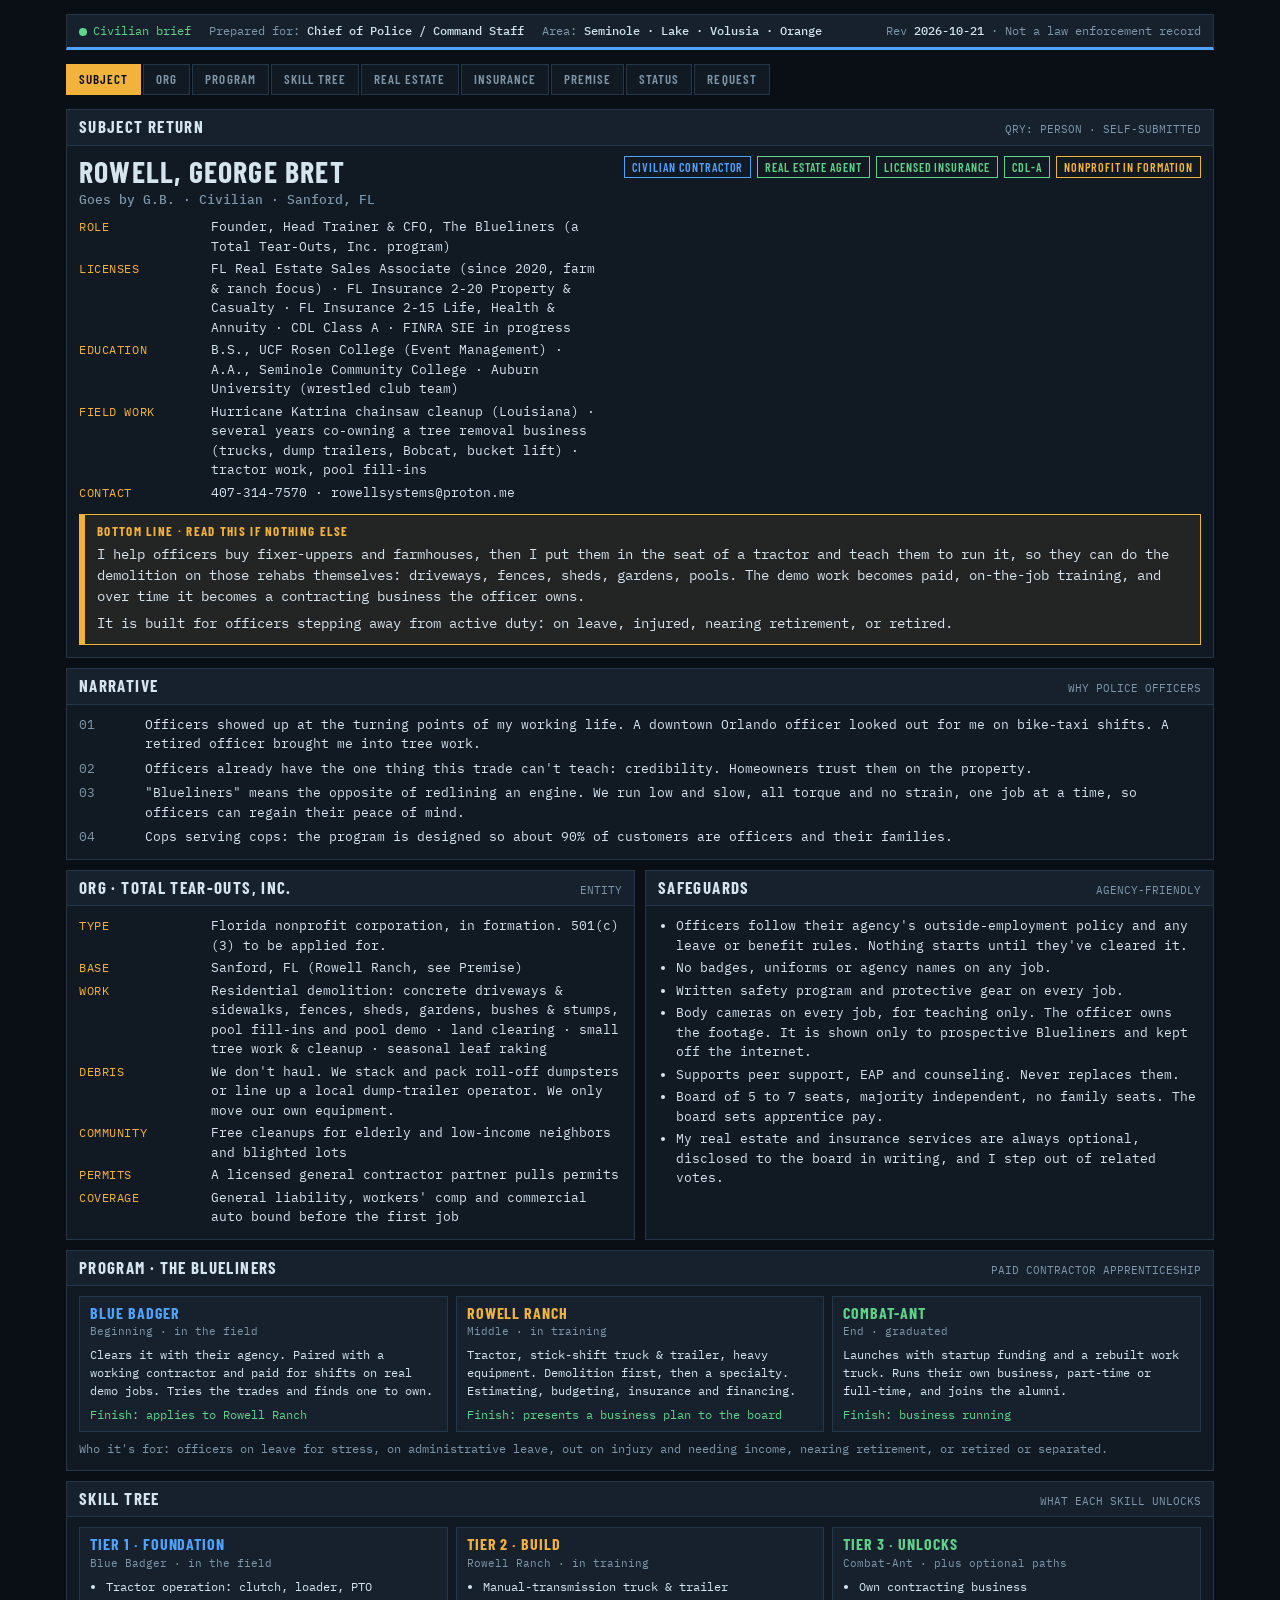
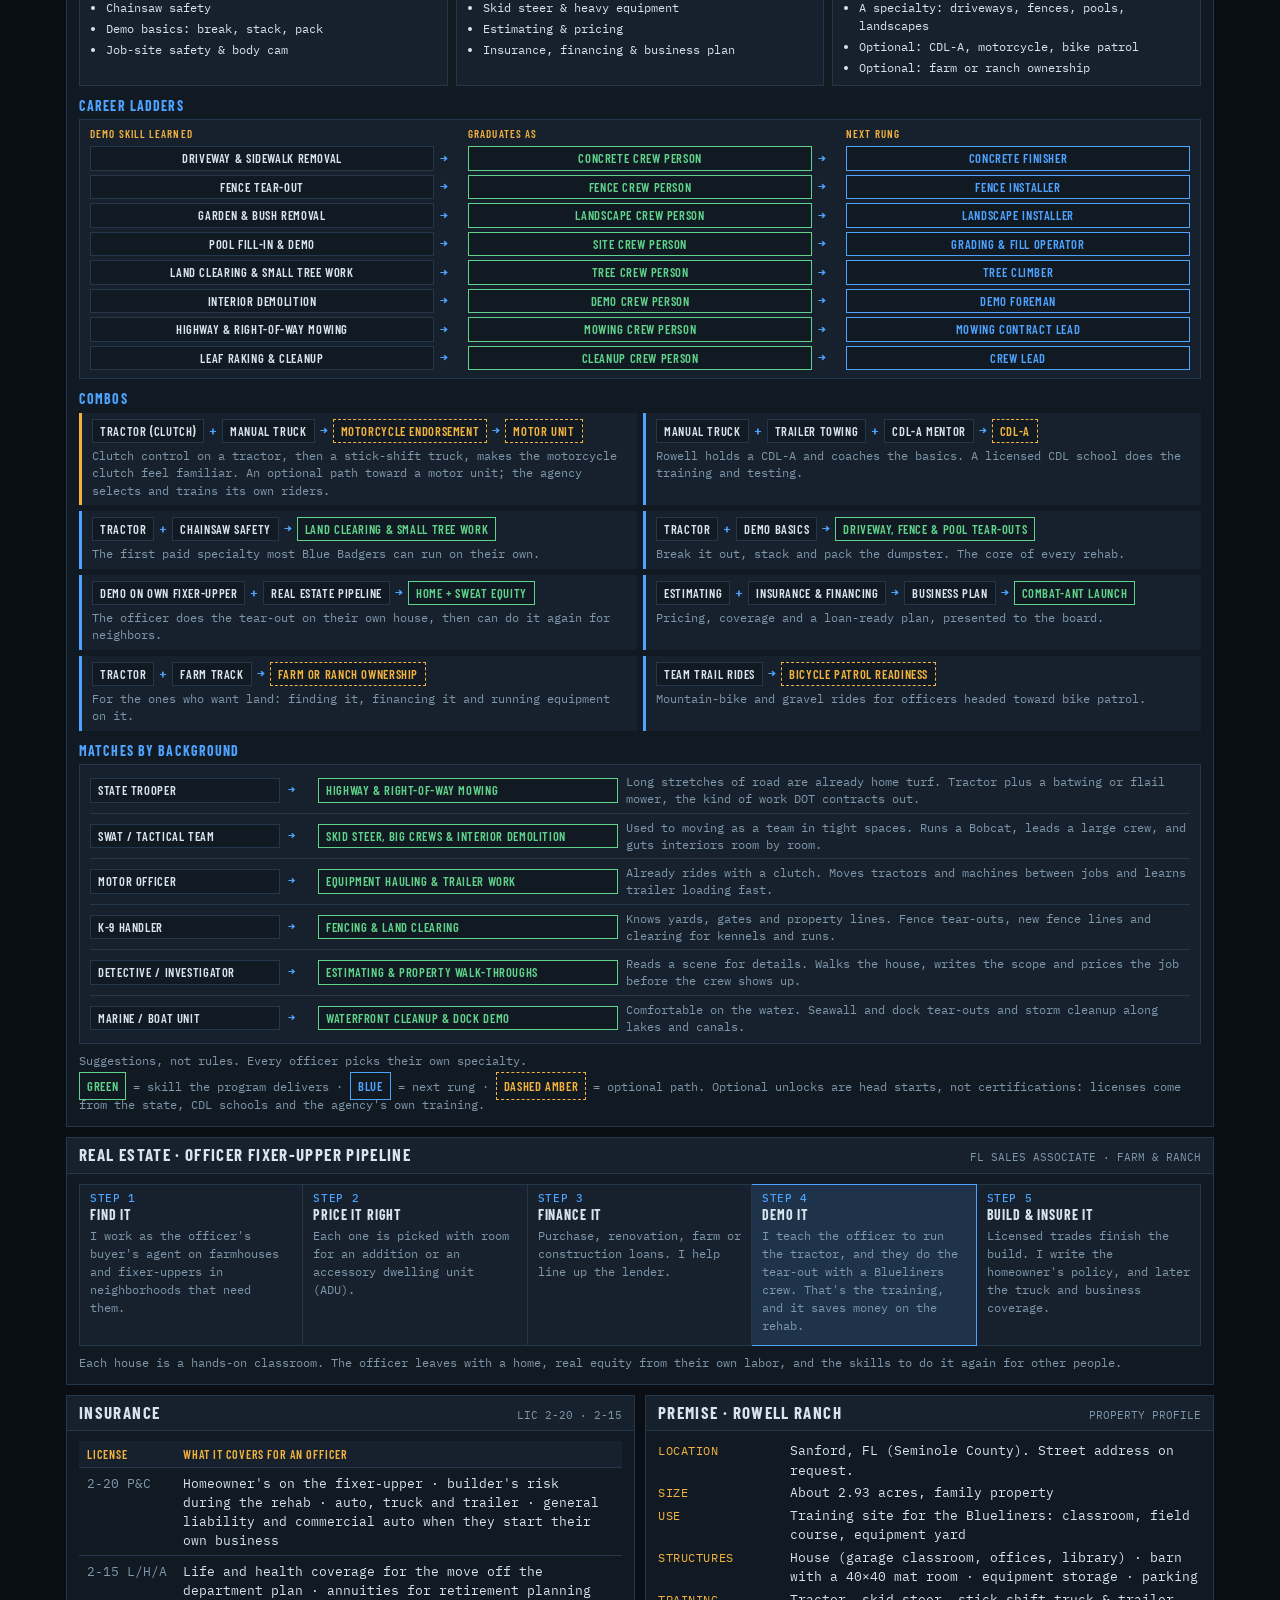
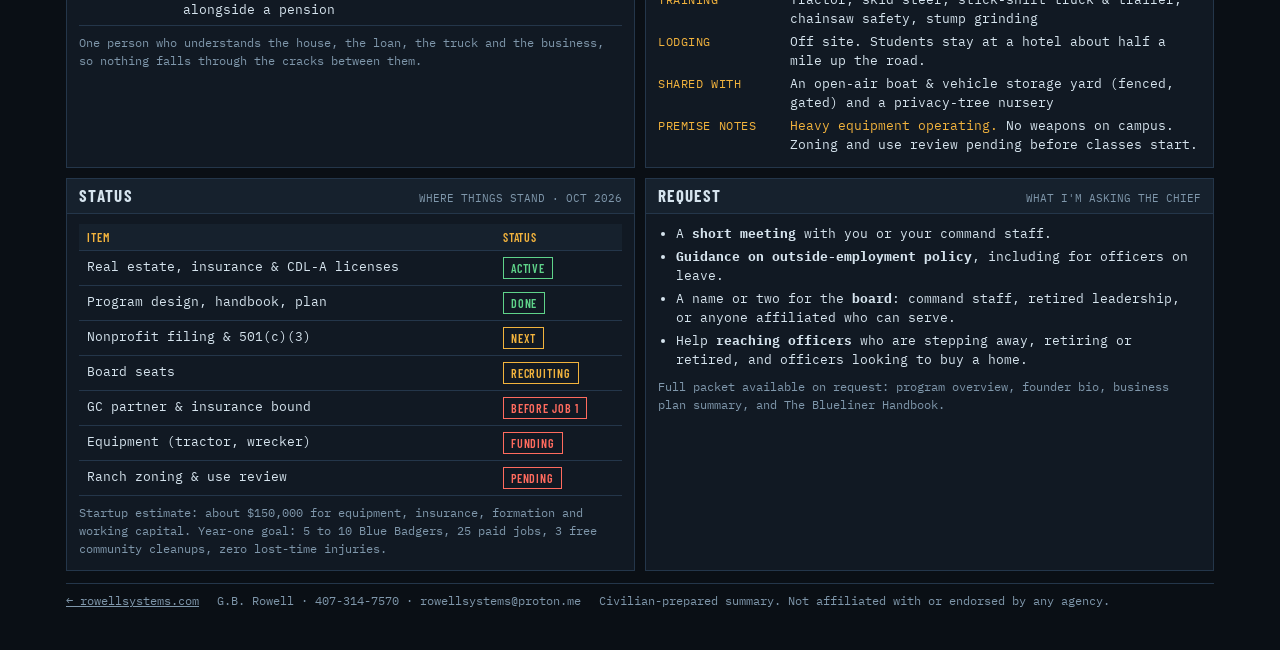
<file: blueliners/index.html>
<!doctype html><html lang="en"><head><meta charset="utf-8"><meta name="viewport" content="width=device-width,initial-scale=1,viewport-fit=cover"><title>Blueliners MDT Brief</title>
<meta name="robots" content="noindex">
<link rel="preconnect" href="https://fonts.googleapis.com">
<link rel="stylesheet" href="https://fonts.googleapis.com/css2?family=IBM+Plex+Mono:wght@400;500;700&family=Barlow+Condensed:wght@500;600;700&display=swap">
<!--
  Chief Brief, styled like an in-car MDT / CAD return so a chief can scan it in a minute.
  Civilian-prepared. No agency names, seals or system names on purpose.
  Print: open in Chrome > Print > Save as PDF (the print styles switch to black on white).
-->
<style>
/* Layout: a single MDT "query return" screen — status bar, tab strip, then stacked record panels in a 2-col grid that drops to 1 col on phones */
:root{
  --bg:#0a0f15;        /* screen surround */
  --panel:#111923;     /* record panel */
  --panel-2:#16212d;   /* field rows / headers */
  --line:#24364a;      /* rules */
  --fg:#d6e4ee;        /* data text */
  --dim:#7f97ab;       /* labels */
  --blue:#4ea3ff;      /* the blue line */
  --amber:#f2b33d;     /* field labels / caution */
  --ok:#5fd38a;        /* clear / active */
  --warn:#ff6b5e;      /* flag / not yet */
  --mono:"IBM Plex Mono",ui-monospace,"Cascadia Mono",Consolas,monospace;
  --cond:"Barlow Condensed","Arial Narrow",Arial,sans-serif;
  color-scheme:dark;
}
*{box-sizing:border-box}
body{background:var(--bg);color:var(--fg);font:13px/1.5 var(--mono);margin:0}
.wrap{max-width:1180px;margin:0 auto;padding-block:14px 40px;padding-left:max(16px,env(safe-area-inset-left,0px));padding-right:max(16px,env(safe-area-inset-right,0px))}

/* status bar */
.status{display:flex;flex-wrap:wrap;gap:6px 18px;align-items:center;background:var(--panel-2);border:1px solid var(--line);border-bottom:3px solid var(--blue);padding:7px 12px;font-size:12px;color:var(--dim)}
.status b{color:var(--fg);font-weight:500}
.status .live{color:var(--ok)}
.status .live::before{content:"";display:inline-block;width:8px;height:8px;border-radius:50%;background:var(--ok);margin-right:6px;vertical-align:middle}
.status .right{margin-left:auto}

/* tab strip */
.tabs{display:flex;flex-wrap:wrap;gap:2px;margin-top:10px;position:sticky;top:env(safe-area-inset-top,0px);z-index:5;background:var(--bg);padding-block:4px}
.tabs a{font:600 13px/1 var(--cond);letter-spacing:.08em;text-transform:uppercase;color:var(--dim);text-decoration:none;padding:8px 12px;background:var(--panel);border:1px solid var(--line)}
.tabs a:hover,.tabs a:focus-visible{color:var(--fg);border-color:var(--blue);outline:none}
.tabs a.hot{color:var(--bg);background:var(--amber);border-color:var(--amber)}
body::before{content:"";position:fixed;inset:0 0 auto;height:env(safe-area-inset-top,0px);z-index:10;background:var(--bg)}

/* panels */
.grid{display:grid;grid-template-columns:repeat(2,minmax(0,1fr));gap:10px;margin-top:10px}
.full{grid-column:1/-1}
.panel{background:var(--panel);border:1px solid var(--line);min-width:0;scroll-margin-top:60px}
.ph{display:flex;flex-wrap:wrap;gap:4px 12px;align-items:baseline;justify-content:space-between;background:var(--panel-2);border-bottom:1px solid var(--line);padding:7px 12px}
.ph h2{margin:0;font:700 17px/1.1 var(--cond);letter-spacing:.08em;text-transform:uppercase;color:var(--fg)}
.ph .code{font-size:11px;color:var(--dim)}
.pb{padding:10px 12px 12px}

/* field rows: label : value */
dl.f{display:grid;grid-template-columns:minmax(118px,auto) minmax(0,1fr);gap:3px 14px;margin:0}
dl.f dt{color:var(--amber);font-size:11.5px;letter-spacing:.05em;text-transform:uppercase;padding-top:1px}
dl.f dd{margin:0;min-width:0}

.subject{display:grid;grid-template-columns:minmax(0,1fr) auto;gap:14px;align-items:start}
.name{font:700 30px/1.05 var(--cond);letter-spacing:.04em;text-transform:uppercase;margin:0 0 8px;text-wrap:balance}
.name small{display:block;font:500 13px/1.4 var(--mono);letter-spacing:0;text-transform:none;color:var(--dim);margin-top:4px}

/* chips */
.chip{display:inline-block;font:600 12px/1 var(--cond);letter-spacing:.08em;text-transform:uppercase;padding:4px 7px;border:1px solid currentColor;white-space:nowrap}
.c-ok{color:var(--ok)} .c-warn{color:var(--warn)} .c-amb{color:var(--amber)} .c-blue{color:var(--blue)}
.chips{display:flex;flex-wrap:wrap;gap:6px}

/* alert box */
.alert{border:1px solid var(--amber);border-left:6px solid var(--amber);background:color-mix(in srgb,var(--amber) 8%,var(--panel));padding:10px 12px}
.alert .lbl{font:700 13px/1 var(--cond);letter-spacing:.1em;color:var(--amber);text-transform:uppercase;margin-bottom:6px}
.alert p{margin:0;font-size:14px}
.alert p+p{margin-top:6px}

/* narrative */
.narr{margin:0;padding-left:0;list-style:none;display:grid;gap:5px}
.narr li{display:grid;grid-template-columns:58px minmax(0,1fr);gap:8px}
.narr li span{color:var(--dim)}

/* tables */
.tw{overflow-x:auto}
table{border-collapse:collapse;width:100%;font-size:12.5px}
th,td{text-align:left;vertical-align:top;padding:6px 8px;border-bottom:1px solid var(--line)}
th{font:600 12px/1.2 var(--cond);letter-spacing:.08em;text-transform:uppercase;color:var(--amber);background:var(--panel-2)}
td.k{color:var(--dim);white-space:nowrap;font-variant-numeric:tabular-nums}

/* pipeline */
.pipe{display:grid;grid-template-columns:repeat(5,minmax(0,1fr));gap:0;counter-reset:s}
.pipe div{position:relative;padding:8px 10px 10px;border:1px solid var(--line);background:var(--panel-2);min-width:0}
.pipe div+div{border-left:0}
.pipe b{display:block;font:700 14px/1.1 var(--cond);letter-spacing:.06em;text-transform:uppercase;color:var(--fg);margin-bottom:4px}
.pipe b::before{counter-increment:s;content:"STEP " counter(s);display:block;font:500 10.5px/1 var(--mono);color:var(--blue);letter-spacing:.06em;margin-bottom:4px}
.pipe .demo{background:color-mix(in srgb,var(--blue) 14%,var(--panel-2));border-color:var(--blue)}
.pipe p{margin:0;font-size:12px;color:var(--dim)}

.note{color:var(--dim);font-size:12px;margin:8px 0 0}
ul.tight{margin:0;padding-left:18px;display:grid;gap:3px}
h3{font:700 14px/1.1 var(--cond);letter-spacing:.08em;text-transform:uppercase;color:var(--blue);margin:12px 0 6px}
h3:first-child{margin-top:0}

.stages{display:grid;grid-template-columns:repeat(3,minmax(0,1fr));gap:8px}
.stage{border:1px solid var(--line);padding:8px 10px;background:var(--panel-2);min-width:0}
.stage .t{font:700 16px/1 var(--cond);letter-spacing:.06em;text-transform:uppercase}
.stage .w{font-size:11px;color:var(--dim);margin:2px 0 6px}
.stage p{margin:0;font-size:12px}
.stage .fin{margin-top:6px;font-size:11.5px;color:var(--ok)}

.foot{margin-top:12px;display:flex;flex-wrap:wrap;gap:6px 18px;font-size:11.5px;color:var(--dim);border-top:1px solid var(--line);padding-top:8px}

/* skill tree */
.tiers{display:grid;grid-template-columns:repeat(3,minmax(0,1fr));gap:8px}
.tier{border:1px solid var(--line);background:var(--panel-2);padding:8px 10px;min-width:0}
.tier .t{font:700 16px/1 var(--cond);letter-spacing:.06em;text-transform:uppercase}
.tier .w{font-size:11px;color:var(--dim);margin:3px 0 6px}
.tier ul{margin:0;padding-left:16px;display:grid;gap:3px;font-size:12px}
.combos{display:grid;grid-template-columns:repeat(2,minmax(0,1fr));gap:6px}
.combo{display:grid;gap:4px;align-content:start;border-left:3px solid var(--blue);padding:6px 10px;background:var(--panel-2);min-width:0}
.eq{display:flex;flex-wrap:wrap;align-items:center;gap:5px}
.node{font:600 12.5px/1 var(--cond);letter-spacing:.05em;text-transform:uppercase;padding:5px 7px;border:1px solid var(--line);background:var(--panel);color:var(--fg)}
.node.un{border-color:var(--ok);color:var(--ok)}
.node.opt{border-color:var(--amber);color:var(--amber);border-style:dashed}
.op{color:var(--blue);font-weight:700}
.combo p{margin:0;font-size:11.5px;color:var(--dim)}
.combo.star{border-left-color:var(--amber)}

.match{display:grid;grid-template-columns:190px 22px 300px minmax(0,1fr);gap:4px 8px;align-items:center;font-size:12px}
.match .why{color:var(--dim);font-size:11.5px}
.match + .match{border-top:1px solid var(--line);padding-top:5px}
.matches{display:grid;gap:5px;background:var(--panel-2);border:1px solid var(--line);padding:8px 10px}
.ladders{display:grid;gap:4px;background:var(--panel-2);border:1px solid var(--line);padding:8px 10px}
.lad{display:grid;grid-template-columns:minmax(0,1fr) 22px minmax(0,1fr) 22px minmax(0,1fr);gap:4px 6px;align-items:center}
.lad.hd{font:600 11px/1 var(--cond);letter-spacing:.1em;text-transform:uppercase;color:var(--amber);padding-bottom:3px}
.lad .node{text-align:center}
.node.nx{border-color:var(--blue);color:var(--blue)}
@media (max-width:820px){
  .grid{grid-template-columns:minmax(0,1fr)}
  .pipe{grid-template-columns:minmax(0,1fr)}
  .pipe div+div{border-left:1px solid var(--line);border-top:0}
  .stages{grid-template-columns:minmax(0,1fr)}
  .tiers,.combos{grid-template-columns:minmax(0,1fr)}
  .lad{grid-template-columns:minmax(0,1fr) 14px minmax(0,1fr) 14px minmax(0,1fr)} .lad .node{font-size:11px;padding:4px}
  .match{grid-template-columns:minmax(0,1fr) 18px minmax(0,1fr)} .match .why{grid-column:1/-1}
  .subject{grid-template-columns:minmax(0,1fr)}
  .status .right{margin-left:0}
}
@media (max-width:460px){ dl.f{grid-template-columns:minmax(0,1fr)} dl.f dd{margin-bottom:6px} }

@media print{
  :root{--bg:#fff;--panel:#fff;--panel-2:#eef2f5;--line:#9aa8b4;--fg:#111;--dim:#4a5866;--blue:#0b4fa0;--amber:#8a5a00;--ok:#16723a;--warn:#b3261e;color-scheme:light}
  body{font-size:9.5px;line-height:1.4}
  .tabs{display:none}
  .grid{grid-template-columns:repeat(2,minmax(0,1fr));gap:7px;margin-top:7px}
  .pipe{grid-template-columns:repeat(5,minmax(0,1fr))}
  .pipe div+div{border-left:0;border-top:1px solid var(--line)}
  .stages{grid-template-columns:repeat(3,minmax(0,1fr))}
  .subject{grid-template-columns:minmax(0,1fr)}
  .subject .chips{order:-1}
  dl.f{grid-template-columns:minmax(96px,auto) minmax(0,1fr)}
  .pb{padding:7px 10px 9px}
  .ph{padding:5px 10px}
  .ph h2{font-size:14px}
  .name{font-size:24px}
  .alert p{font-size:11px}
  table{font-size:9.5px}
  th,td{padding:4px 6px}
  .note,.pipe p,.stage p{font-size:9.5px}
  .wrap{padding:0;max-width:none}
  .panel,.stage,.pipe div,.combo,.tier{break-inside:avoid}
  #skills{break-inside:auto}
  .tiers{grid-template-columns:repeat(3,minmax(0,1fr))}
  .combos{grid-template-columns:repeat(2,minmax(0,1fr))}
  .node{font-size:10.5px;padding:3px 5px}
  .match{grid-template-columns:150px 16px 210px minmax(0,1fr)}
  .alert{background:#fff8e6}
  .pipe .demo{background:#e6f0fb}
  @page{size:letter;margin:.45in}
}
</style>

<div class="wrap">

  <div class="status" role="banner">
    <span class="live">Civilian brief</span>
    <span>Prepared for: <b>Chief of Police / Command Staff</b></span>
    <span>Area: <b>Seminole · Lake · Volusia · Orange</b></span>
    <span class="right">Rev <b>2026-10-21</b> · Not a law enforcement record</span>
  </div>

  <nav class="tabs" aria-label="Sections">
    <a class="hot" href="#subject">Subject</a>
    <a href="#tto">Org</a>
    <a href="#program">Program</a>
    <a href="#skills">Skill Tree</a>
    <a href="#realestate">Real Estate</a>
    <a href="#insurance">Insurance</a>
    <a href="#premise">Premise</a>
    <a href="#status">Status</a>
    <a href="#ask">Request</a>
  </nav>

  <div class="grid">

    <!-- SUBJECT -->
    <section class="panel full" id="subject">
      <div class="ph"><h2>Subject Return</h2><span class="code">QRY: PERSON · SELF-SUBMITTED</span></div>
      <div class="pb subject">
        <div>
          <p class="name">Rowell, George Bret <small>Goes by G.B. · Civilian · Sanford, FL</small></p>
          <dl class="f">
                        <dt>Role</dt><dd>Founder, Head Trainer &amp; CFO, The Blueliners (a Total Tear-Outs, Inc. program)</dd>
            <dt>Licenses</dt><dd>FL Real Estate Sales Associate (since 2020, farm &amp; ranch focus) · FL Insurance 2-20 Property &amp; Casualty · FL Insurance 2-15 Life, Health &amp; Annuity · CDL Class A · FINRA SIE in progress</dd>
            <dt>Education</dt><dd>B.S., UCF Rosen College (Event Management) · A.A., Seminole Community College · Auburn University (wrestled club team)</dd>
            <dt>Field work</dt><dd>Hurricane Katrina chainsaw cleanup (Louisiana) · several years co-owning a tree removal business (trucks, dump trailers, Bobcat, bucket lift) · tractor work, pool fill-ins</dd>
            <dt>Contact</dt><dd>407-314-7570 · rowellsystems@proton.me</dd>
          </dl>
        </div>
        <div class="chips" aria-label="Flags">
          <span class="chip c-blue">Civilian contractor</span>
          <span class="chip c-ok">Real Estate Agent</span>
          <span class="chip c-ok">Licensed Insurance</span>
          <span class="chip c-ok">CDL-A</span>
          <span class="chip c-amb">Nonprofit in formation</span>
        </div>
      </div>
      <div class="pb" style="padding-top:0">
        <div class="alert">
          <div class="lbl">Bottom line · read this if nothing else</div>
          <p>I help officers buy fixer-uppers and farmhouses, then I put them in the seat of a tractor and teach them to run it, so they can do the demolition on those rehabs themselves: driveways, fences, sheds, gardens, pools. The demo work becomes paid, on-the-job training, and over time it becomes a contracting business the officer owns.</p>
          <p>It is built for officers stepping away from active duty: on leave, injured, nearing retirement, or retired.</p>
        </div>
      </div>
    </section>

    <!-- NARRATIVE -->
    <section class="panel full">
      <div class="ph"><h2>Narrative</h2><span class="code">WHY POLICE OFFICERS</span></div>
      <div class="pb">
        <ol class="narr">
          <li><span>01</span>Officers showed up at the turning points of my working life. A downtown Orlando officer looked out for me on bike-taxi shifts. A retired officer brought me into tree work.</li>
          <li><span>02</span>Officers already have the one thing this trade can't teach: credibility. Homeowners trust them on the property.</li>
          <li><span>03</span>"Blueliners" means the opposite of redlining an engine. We run low and slow, all torque and no strain, one job at a time, so officers can regain their peace of mind.</li>
          <li><span>04</span>Cops serving cops: the program is designed so about 90% of customers are officers and their families.</li>
        </ol>
      </div>
    </section>

    <!-- TTO -->
    <section class="panel" id="tto">
      <div class="ph"><h2>Org · Total Tear-Outs, Inc.</h2><span class="code">ENTITY</span></div>
      <div class="pb">
        <dl class="f">
          <dt>Type</dt><dd>Florida nonprofit corporation, in formation. 501(c)(3) to be applied for.</dd>
          <dt>Base</dt><dd>Sanford, FL (Rowell Ranch, see Premise)</dd>
          <dt>Work</dt><dd>Residential demolition: concrete driveways &amp; sidewalks, fences, sheds, gardens, bushes &amp; stumps, pool fill-ins and pool demo · land clearing · small tree work &amp; cleanup · seasonal leaf raking</dd>
          <dt>Debris</dt><dd>We don't haul. We stack and pack roll-off dumpsters or line up a local dump-trailer operator. We only move our own equipment.</dd>
          <dt>Community</dt><dd>Free cleanups for elderly and low-income neighbors and blighted lots</dd>
          <dt>Permits</dt><dd>A licensed general contractor partner pulls permits</dd>
          <dt>Coverage</dt><dd>General liability, workers' comp and commercial auto bound before the first job</dd>
        </dl>
      </div>
    </section>

    <!-- SAFEGUARDS -->
    <section class="panel">
      <div class="ph"><h2>Safeguards</h2><span class="code">AGENCY-FRIENDLY</span></div>
      <div class="pb">
        <ul class="tight">
          <li>Officers follow their agency's outside-employment policy and any leave or benefit rules. Nothing starts until they've cleared it.</li>
          <li>No badges, uniforms or agency names on any job.</li>
          <li>Written safety program and protective gear on every job.</li>
          <li>Body cameras on every job, for teaching only. The officer owns the footage. It is shown only to prospective Blueliners and kept off the internet.</li>
          <li>Supports peer support, EAP and counseling. Never replaces them.</li>
          <li>Board of 5 to 7 seats, majority independent, no family seats. The board sets apprentice pay.</li>
          <li>My real estate and insurance services are always optional, disclosed to the board in writing, and I step out of related votes.</li>
        </ul>
      </div>
    </section>

    <!-- PROGRAM -->
    <section class="panel full" id="program">
      <div class="ph"><h2>Program · The Blueliners</h2><span class="code">PAID CONTRACTOR APPRENTICESHIP</span></div>
      <div class="pb">
        <div class="stages">
          <div class="stage">
            <div class="t c-blue">Blue Badger</div>
            <div class="w">Beginning · in the field</div>
            <p>Clears it with their agency. Paired with a working contractor and paid for shifts on real demo jobs. Tries the trades and finds one to own.</p>
            <div class="fin">Finish: applies to Rowell Ranch</div>
          </div>
          <div class="stage">
            <div class="t c-amb">Rowell Ranch</div>
            <div class="w">Middle · in training</div>
            <p>Tractor, stick-shift truck &amp; trailer, heavy equipment. Demolition first, then a specialty. Estimating, budgeting, insurance and financing.</p>
            <div class="fin">Finish: presents a business plan to the board</div>
          </div>
          <div class="stage">
            <div class="t c-ok">Combat-Ant</div>
            <div class="w">End · graduated</div>
            <p>Launches with startup funding and a rebuilt work truck. Runs their own business, part-time or full-time, and joins the alumni.</p>
            <div class="fin">Finish: business running</div>
          </div>
        </div>
        <p class="note">Who it's for: officers on leave for stress, on administrative leave, out on injury and needing income, nearing retirement, or retired or separated.</p>
      </div>
    </section>

    <!-- SKILL TREE -->
    <section class="panel full" id="skills">
      <div class="ph"><h2>Skill Tree</h2><span class="code">WHAT EACH SKILL UNLOCKS</span></div>
      <div class="pb">
        <div class="tiers">
          <div class="tier">
            <div class="t c-blue">Tier 1 · Foundation</div>
            <div class="w">Blue Badger · in the field</div>
            <ul><li>Tractor operation: clutch, loader, PTO</li><li>Chainsaw safety</li><li>Demo basics: break, stack, pack</li><li>Job-site safety &amp; body cam</li></ul>
          </div>
          <div class="tier">
            <div class="t c-amb">Tier 2 · Build</div>
            <div class="w">Rowell Ranch · in training</div>
            <ul><li>Manual-transmission truck &amp; trailer</li><li>Skid steer &amp; heavy equipment</li><li>Estimating &amp; pricing</li><li>Insurance, financing &amp; business plan</li></ul>
          </div>
          <div class="tier">
            <div class="t c-ok">Tier 3 · Unlocks</div>
            <div class="w">Combat-Ant · plus optional paths</div>
            <ul><li>Own contracting business</li><li>A specialty: driveways, fences, pools, landscapes</li><li>Optional: CDL-A, motorcycle, bike patrol</li><li>Optional: farm or ranch ownership</li></ul>
          </div>
        </div>
        <h3>Career ladders</h3>
        <div class="ladders">
          <div class="lad hd"><span>Demo skill learned</span><span></span><span>Graduates as</span><span></span><span>Next rung</span></div>
          <div class="lad"><span class="node">Driveway &amp; sidewalk removal</span><span class="op">→</span><span class="node un">Concrete crew person</span><span class="op">→</span><span class="node nx">Concrete finisher</span></div>
          <div class="lad"><span class="node">Fence tear-out</span><span class="op">→</span><span class="node un">Fence crew person</span><span class="op">→</span><span class="node nx">Fence installer</span></div>
          <div class="lad"><span class="node">Garden &amp; bush removal</span><span class="op">→</span><span class="node un">Landscape crew person</span><span class="op">→</span><span class="node nx">Landscape installer</span></div>
          <div class="lad"><span class="node">Pool fill-in &amp; demo</span><span class="op">→</span><span class="node un">Site crew person</span><span class="op">→</span><span class="node nx">Grading &amp; fill operator</span></div>
          <div class="lad"><span class="node">Land clearing &amp; small tree work</span><span class="op">→</span><span class="node un">Tree crew person</span><span class="op">→</span><span class="node nx">Tree climber</span></div>
          <div class="lad"><span class="node">Interior demolition</span><span class="op">→</span><span class="node un">Demo crew person</span><span class="op">→</span><span class="node nx">Demo foreman</span></div>
          <div class="lad"><span class="node">Highway &amp; right-of-way mowing</span><span class="op">→</span><span class="node un">Mowing crew person</span><span class="op">→</span><span class="node nx">Mowing contract lead</span></div>
          <div class="lad"><span class="node">Leaf raking &amp; cleanup</span><span class="op">→</span><span class="node un">Cleanup crew person</span><span class="op">→</span><span class="node nx">Crew lead</span></div>
        </div>
        <h3>Combos</h3>
        <div class="combos">
          <div class="combo star">
            <div class="eq"><span class="node ">Tractor (clutch)</span><span class="op">+</span><span class="node ">Manual truck</span><span class="op">→</span><span class="node opt">Motorcycle endorsement</span><span class="op">→</span><span class="node opt">Motor unit</span></div>
            <p>Clutch control on a tractor, then a stick-shift truck, makes the motorcycle clutch feel familiar. An optional path toward a motor unit; the agency selects and trains its own riders.</p>
          </div>
          <div class="combo">
            <div class="eq"><span class="node ">Manual truck</span><span class="op">+</span><span class="node ">Trailer towing</span><span class="op">+</span><span class="node ">CDL-A mentor</span><span class="op">→</span><span class="node opt">CDL-A</span></div>
            <p>Rowell holds a CDL-A and coaches the basics. A licensed CDL school does the training and testing.</p>
          </div>
          <div class="combo">
            <div class="eq"><span class="node ">Tractor</span><span class="op">+</span><span class="node ">Chainsaw safety</span><span class="op">→</span><span class="node un">Land clearing &amp; small tree work</span></div>
            <p>The first paid specialty most Blue Badgers can run on their own.</p>
          </div>
          <div class="combo">
            <div class="eq"><span class="node ">Tractor</span><span class="op">+</span><span class="node ">Demo basics</span><span class="op">→</span><span class="node un">Driveway, fence &amp; pool tear-outs</span></div>
            <p>Break it out, stack and pack the dumpster. The core of every rehab.</p>
          </div>
          <div class="combo">
            <div class="eq"><span class="node ">Demo on own fixer-upper</span><span class="op">+</span><span class="node ">Real estate pipeline</span><span class="op">→</span><span class="node un">Home + sweat equity</span></div>
            <p>The officer does the tear-out on their own house, then can do it again for neighbors.</p>
          </div>
          <div class="combo">
            <div class="eq"><span class="node ">Estimating</span><span class="op">+</span><span class="node ">Insurance &amp; financing</span><span class="op">→</span><span class="node ">Business plan</span><span class="op">→</span><span class="node un">Combat-Ant launch</span></div>
            <p>Pricing, coverage and a loan-ready plan, presented to the board.</p>
          </div>
          <div class="combo">
            <div class="eq"><span class="node ">Tractor</span><span class="op">+</span><span class="node ">Farm track</span><span class="op">→</span><span class="node opt">Farm or ranch ownership</span></div>
            <p>For the ones who want land: finding it, financing it and running equipment on it.</p>
          </div>
          <div class="combo">
            <div class="eq"><span class="node ">Team trail rides</span><span class="op">→</span><span class="node opt">Bicycle patrol readiness</span></div>
            <p>Mountain-bike and gravel rides for officers headed toward bike patrol.</p>
          </div>
        </div>
        <h3>Matches by background</h3>
        <div class="matches">
          <div class="match"><span class="node">State trooper</span><span class="op">→</span><span class="node un">Highway &amp; right-of-way mowing</span><span class="why">Long stretches of road are already home turf. Tractor plus a batwing or flail mower, the kind of work DOT contracts out.</span></div>
          <div class="match"><span class="node">SWAT / tactical team</span><span class="op">→</span><span class="node un">Skid steer, big crews &amp; interior demolition</span><span class="why">Used to moving as a team in tight spaces. Runs a Bobcat, leads a large crew, and guts interiors room by room.</span></div>
          <div class="match"><span class="node">Motor officer</span><span class="op">→</span><span class="node un">Equipment hauling &amp; trailer work</span><span class="why">Already rides with a clutch. Moves tractors and machines between jobs and learns trailer loading fast.</span></div>
          <div class="match"><span class="node">K-9 handler</span><span class="op">→</span><span class="node un">Fencing &amp; land clearing</span><span class="why">Knows yards, gates and property lines. Fence tear-outs, new fence lines and clearing for kennels and runs.</span></div>
          <div class="match"><span class="node">Detective / investigator</span><span class="op">→</span><span class="node un">Estimating &amp; property walk-throughs</span><span class="why">Reads a scene for details. Walks the house, writes the scope and prices the job before the crew shows up.</span></div>
          <div class="match"><span class="node">Marine / boat unit</span><span class="op">→</span><span class="node un">Waterfront cleanup &amp; dock demo</span><span class="why">Comfortable on the water. Seawall and dock tear-outs and storm cleanup along lakes and canals.</span></div>
        </div>
        <p class="note">Suggestions, not rules. Every officer picks their own specialty.</p>
        <p class="note"><span class="node un">Green</span> = skill the program delivers · <span class="node nx">Blue</span> = next rung · <span class="node opt">Dashed amber</span> = optional path. Optional unlocks are head starts, not certifications: licenses come from the state, CDL schools and the agency's own training.</p>
      </div>
    </section>

    <!-- REAL ESTATE -->
    <section class="panel full" id="realestate">
      <div class="ph"><h2>Real Estate · Officer Fixer-Upper Pipeline</h2><span class="code">FL SALES ASSOCIATE · FARM &amp; RANCH</span></div>
      <div class="pb">
        <div class="pipe">
          <div><b>Find it</b><p>I work as the officer's buyer's agent on farmhouses and fixer-uppers in neighborhoods that need them.</p></div>
          <div><b>Price it right</b><p>Each one is picked with room for an addition or an accessory dwelling unit (ADU).</p></div>
          <div><b>Finance it</b><p>Purchase, renovation, farm or construction loans. I help line up the lender.</p></div>
          <div class="demo"><b>Demo it</b><p>I teach the officer to run the tractor, and they do the tear-out with a Blueliners crew. That's the training, and it saves money on the rehab.</p></div>
          <div><b>Build &amp; insure it</b><p>Licensed trades finish the build. I write the homeowner's policy, and later the truck and business coverage.</p></div>
        </div>
        <p class="note">Each house is a hands-on classroom. The officer leaves with a home, real equity from their own labor, and the skills to do it again for other people.</p>
      </div>
    </section>

    <!-- INSURANCE -->
    <section class="panel" id="insurance">
      <div class="ph"><h2>Insurance</h2><span class="code">LIC 2-20 · 2-15</span></div>
      <div class="pb">
        <div class="tw"><table>
          <thead><tr><th>License</th><th>What it covers for an officer</th></tr></thead>
          <tbody>
            <tr><td class="k">2-20 P&amp;C</td><td>Homeowner's on the fixer-upper · builder's risk during the rehab · auto, truck and trailer · general liability and commercial auto when they start their own business</td></tr>
            <tr><td class="k">2-15 L/H/A</td><td>Life and health coverage for the move off the department plan · annuities for retirement planning alongside a pension</td></tr>
          </tbody>
        </table></div>
        <p class="note">One person who understands the house, the loan, the truck and the business, so nothing falls through the cracks between them.</p>
      </div>
    </section>

    <!-- PREMISE -->
    <section class="panel" id="premise">
      <div class="ph"><h2>Premise · Rowell Ranch</h2><span class="code">PROPERTY PROFILE</span></div>
      <div class="pb">
        <dl class="f">
          <dt>Location</dt><dd>Sanford, FL (Seminole County). Street address on request.</dd>
          <dt>Size</dt><dd>About 2.93 acres, family property</dd>
          <dt>Use</dt><dd>Training site for the Blueliners: classroom, field course, equipment yard</dd>
          <dt>Structures</dt><dd>House (garage classroom, offices, library) · barn with a 40×40 mat room · equipment storage · parking</dd>
          <dt>Training</dt><dd>Tractor, skid steer, stick-shift truck &amp; trailer, chainsaw safety, stump grinding</dd>
          <dt>Lodging</dt><dd>Off site. Students stay at a hotel about half a mile up the road.</dd>
          <dt>Shared with</dt><dd>An open-air boat &amp; vehicle storage yard (fenced, gated) and a privacy-tree nursery</dd>
          <dt>Premise notes</dt><dd><span class="c-amb">Heavy equipment operating.</span> No weapons on campus. Zoning and use review pending before classes start.</dd>
        </dl>
      </div>
    </section>

    <!-- STATUS -->
    <section class="panel" id="status">
      <div class="ph"><h2>Status</h2><span class="code">WHERE THINGS STAND · OCT 2026</span></div>
      <div class="pb">
        <div class="tw"><table>
          <thead><tr><th>Item</th><th>Status</th></tr></thead>
          <tbody>
            <tr><td>Real estate, insurance &amp; CDL-A licenses</td><td><span class="chip c-ok">Active</span></td></tr>
            <tr><td>Program design, handbook, plan</td><td><span class="chip c-ok">Done</span></td></tr>
            <tr><td>Nonprofit filing &amp; 501(c)(3)</td><td><span class="chip c-amb">Next</span></td></tr>
            <tr><td>Board seats</td><td><span class="chip c-amb">Recruiting</span></td></tr>
            <tr><td>GC partner &amp; insurance bound</td><td><span class="chip c-warn">Before job 1</span></td></tr>
            <tr><td>Equipment (tractor, wrecker)</td><td><span class="chip c-warn">Funding</span></td></tr>
            <tr><td>Ranch zoning &amp; use review</td><td><span class="chip c-warn">Pending</span></td></tr>
          </tbody>
        </table></div>
        <p class="note">Startup estimate: about $150,000 for equipment, insurance, formation and working capital. Year-one goal: 5 to 10 Blue Badgers, 25 paid jobs, 3 free community cleanups, zero lost-time injuries.</p>
      </div>
    </section>

    <!-- ASK -->
    <section class="panel" id="ask">
      <div class="ph"><h2>Request</h2><span class="code">WHAT I'M ASKING THE CHIEF</span></div>
      <div class="pb">
        <ul class="tight">
          <li>A <b>short meeting</b> with you or your command staff.</li>
          <li><b>Guidance on outside-employment policy</b>, including for officers on leave.</li>
          <li>A name or two for the <b>board</b>: command staff, retired leadership, or anyone affiliated who can serve.</li>
          <li>Help <b>reaching officers</b> who are stepping away, retiring or retired, and officers looking to buy a home.</li>
        </ul>
        <p class="note">Full packet available on request: program overview, founder bio, business plan summary, and The Blueliner Handbook.</p>
      </div>
    </section>

  </div>

  <div class="foot">
    <span><a href="../" style="color:inherit">← rowellsystems.com</a></span>
    <span>G.B. Rowell · 407-314-7570 · rowellsystems@proton.me</span>
    <span>Civilian-prepared summary. Not affiliated with or endorsed by any agency.</span>
  </div>

</div>
</html>
</file>
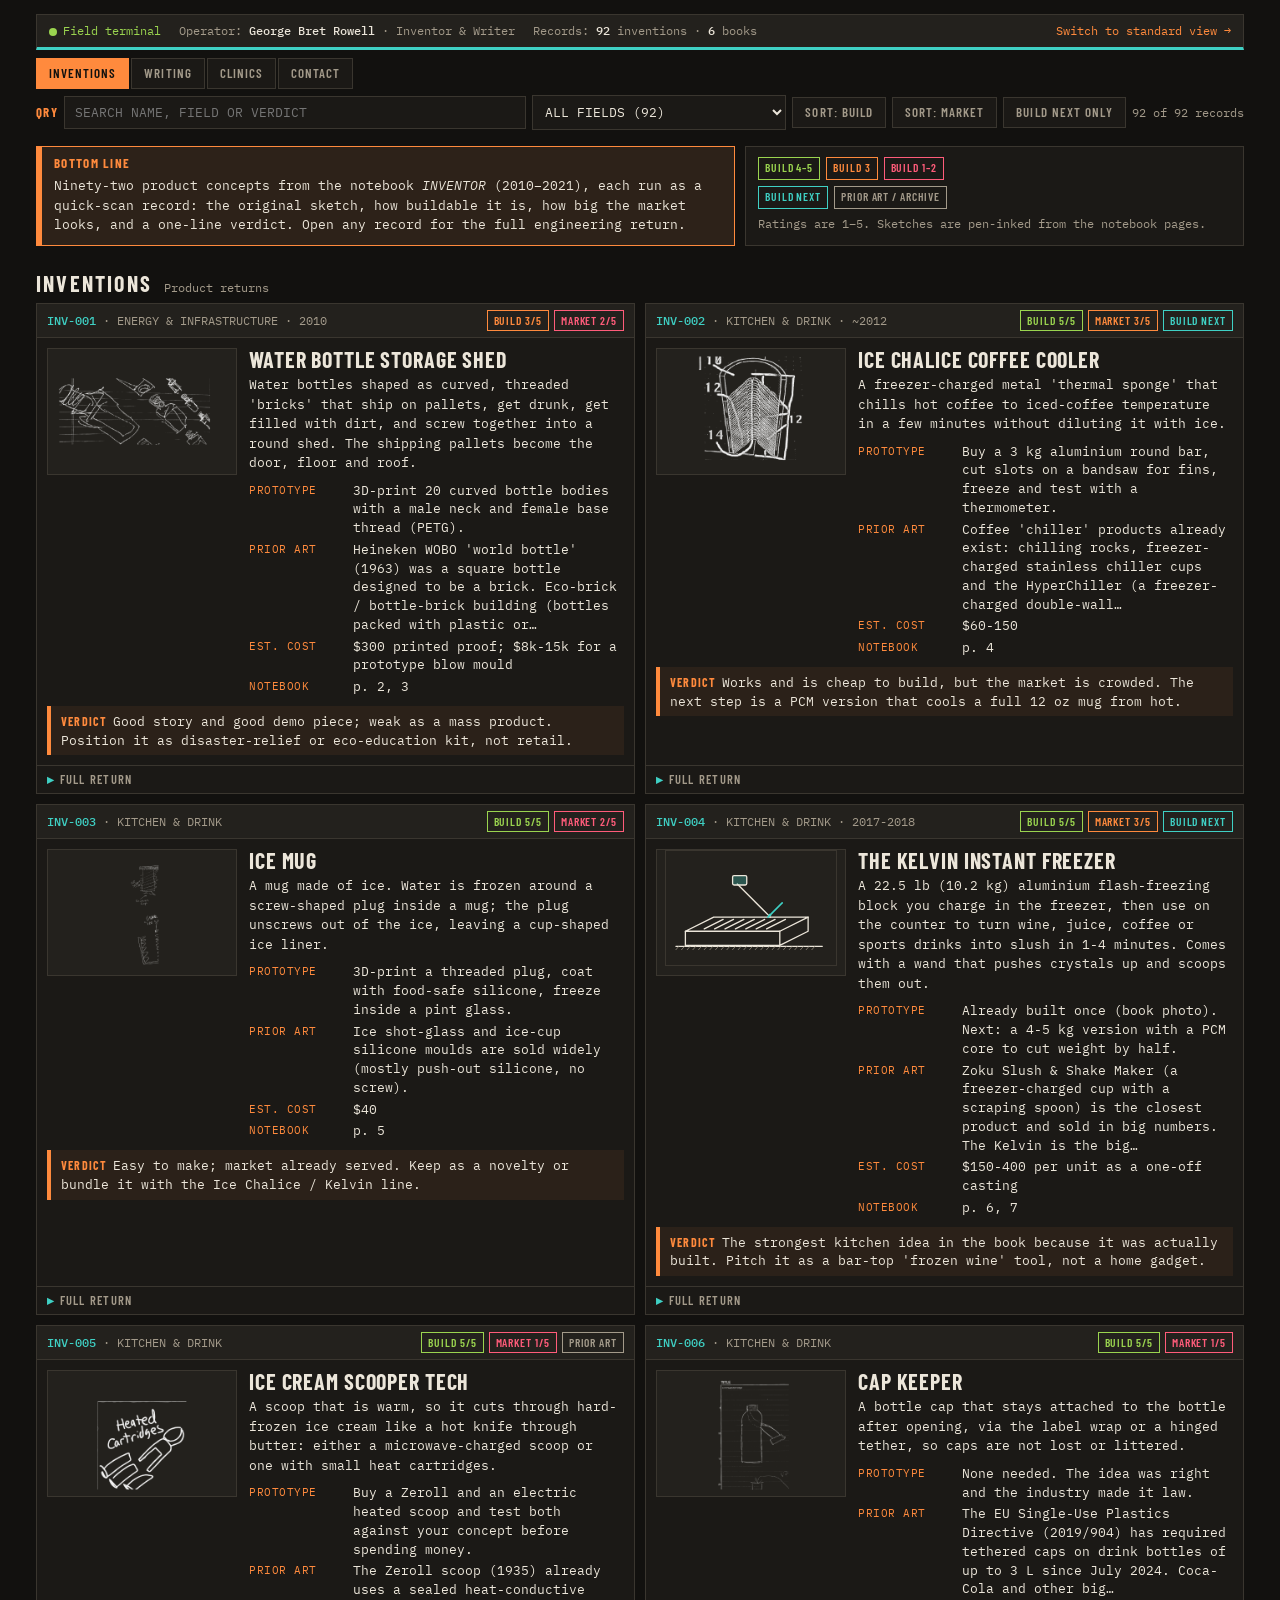
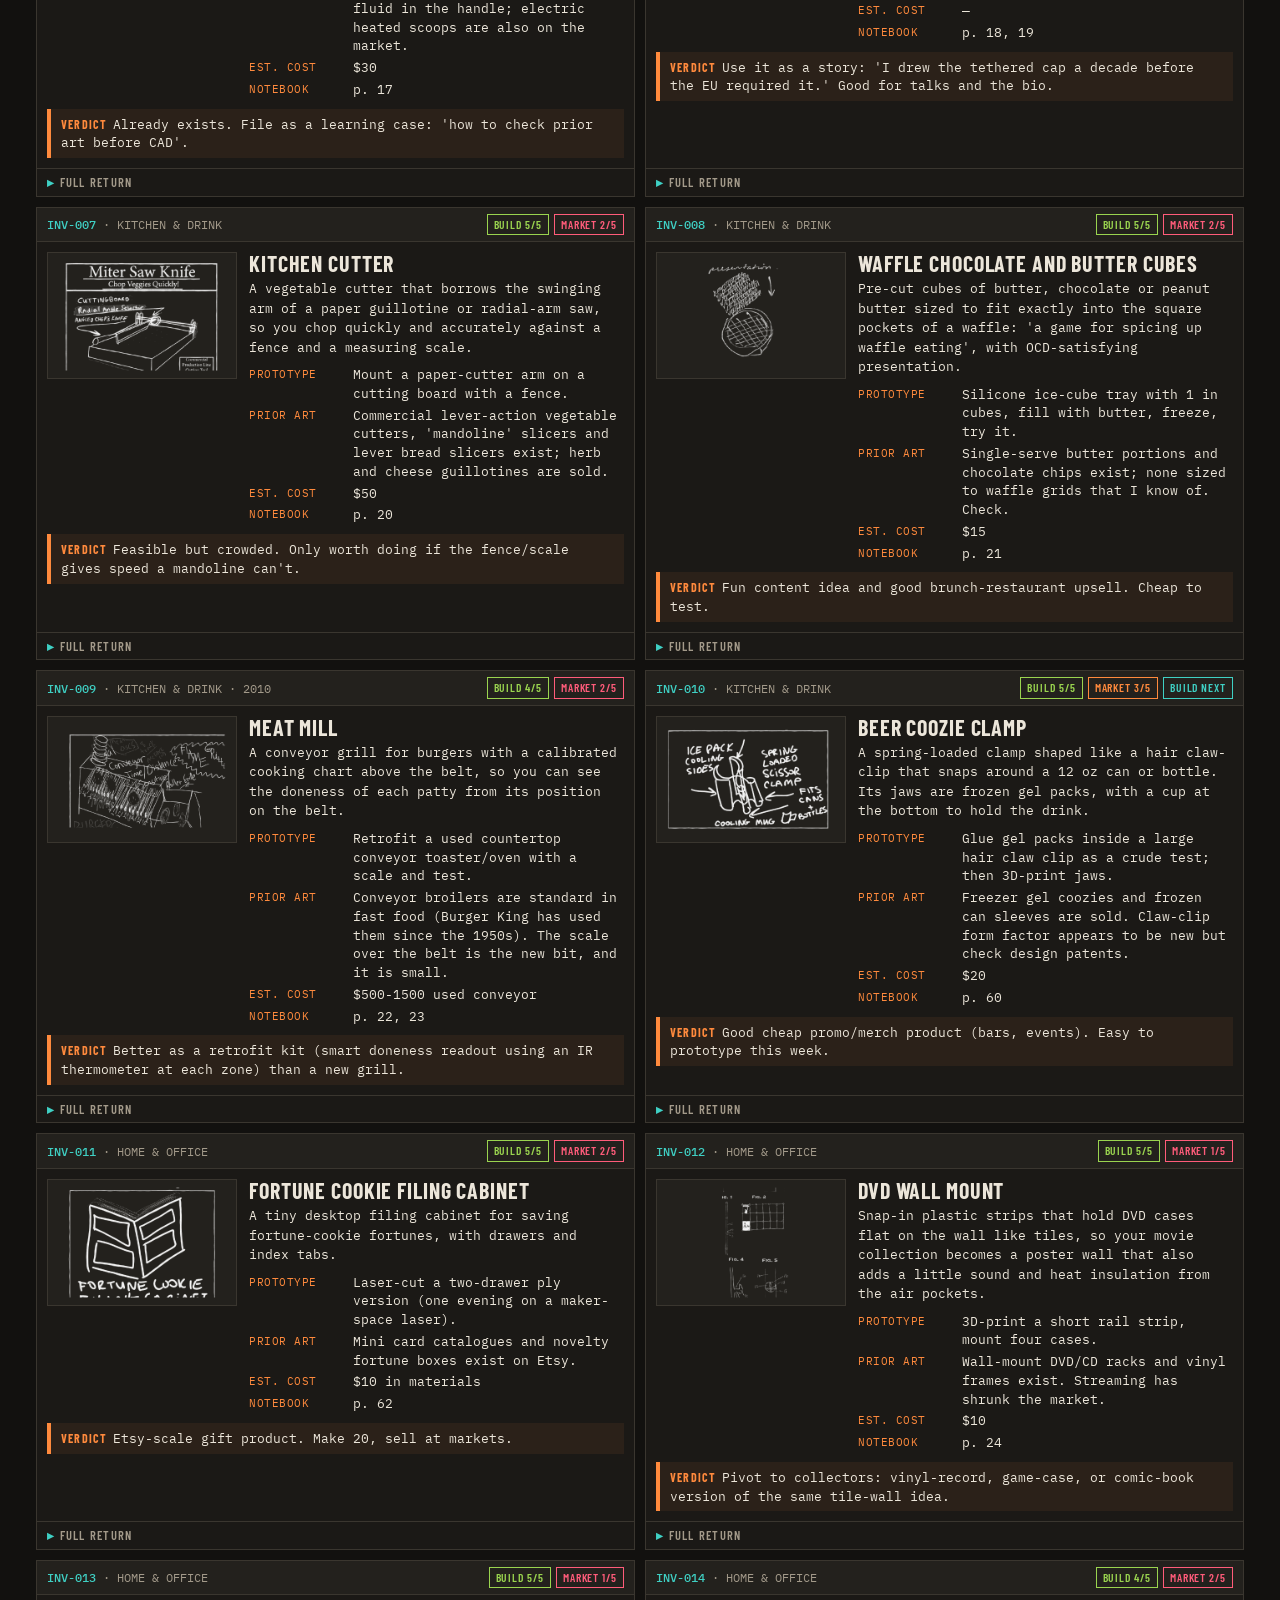
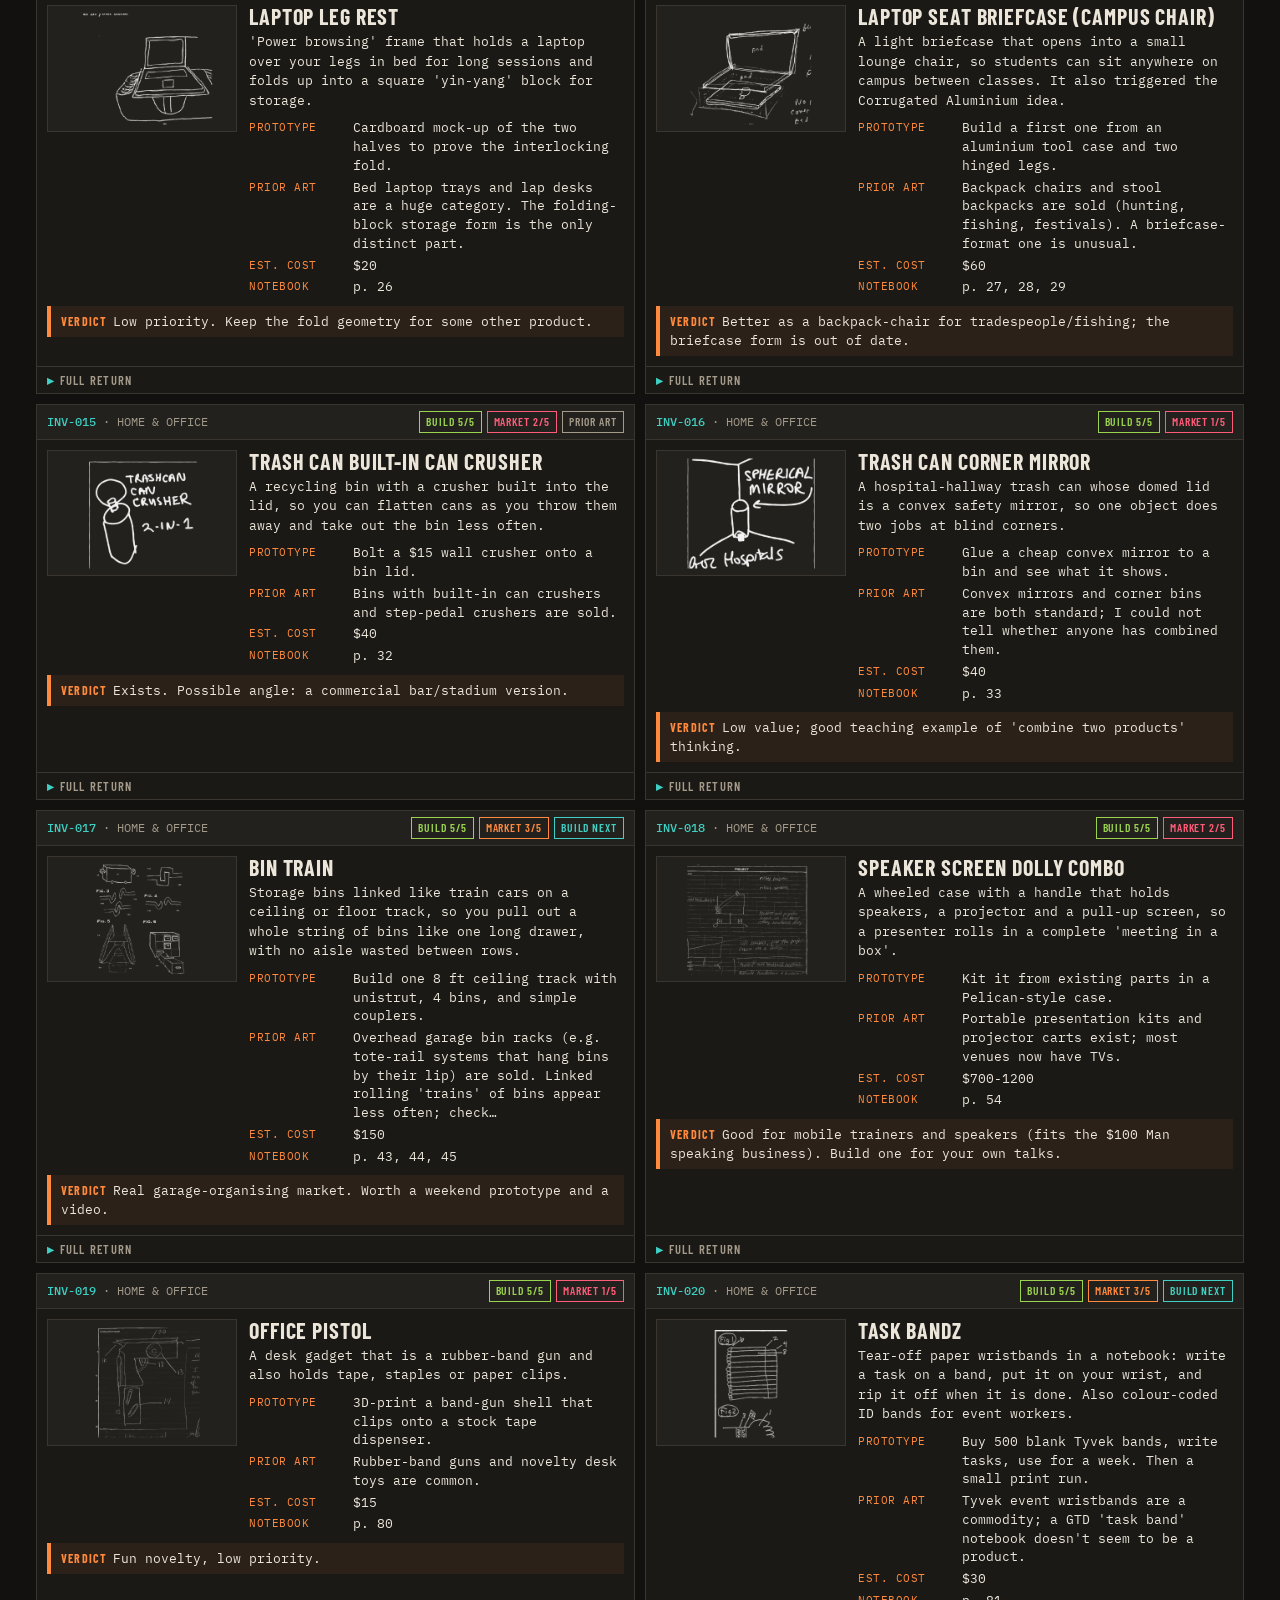
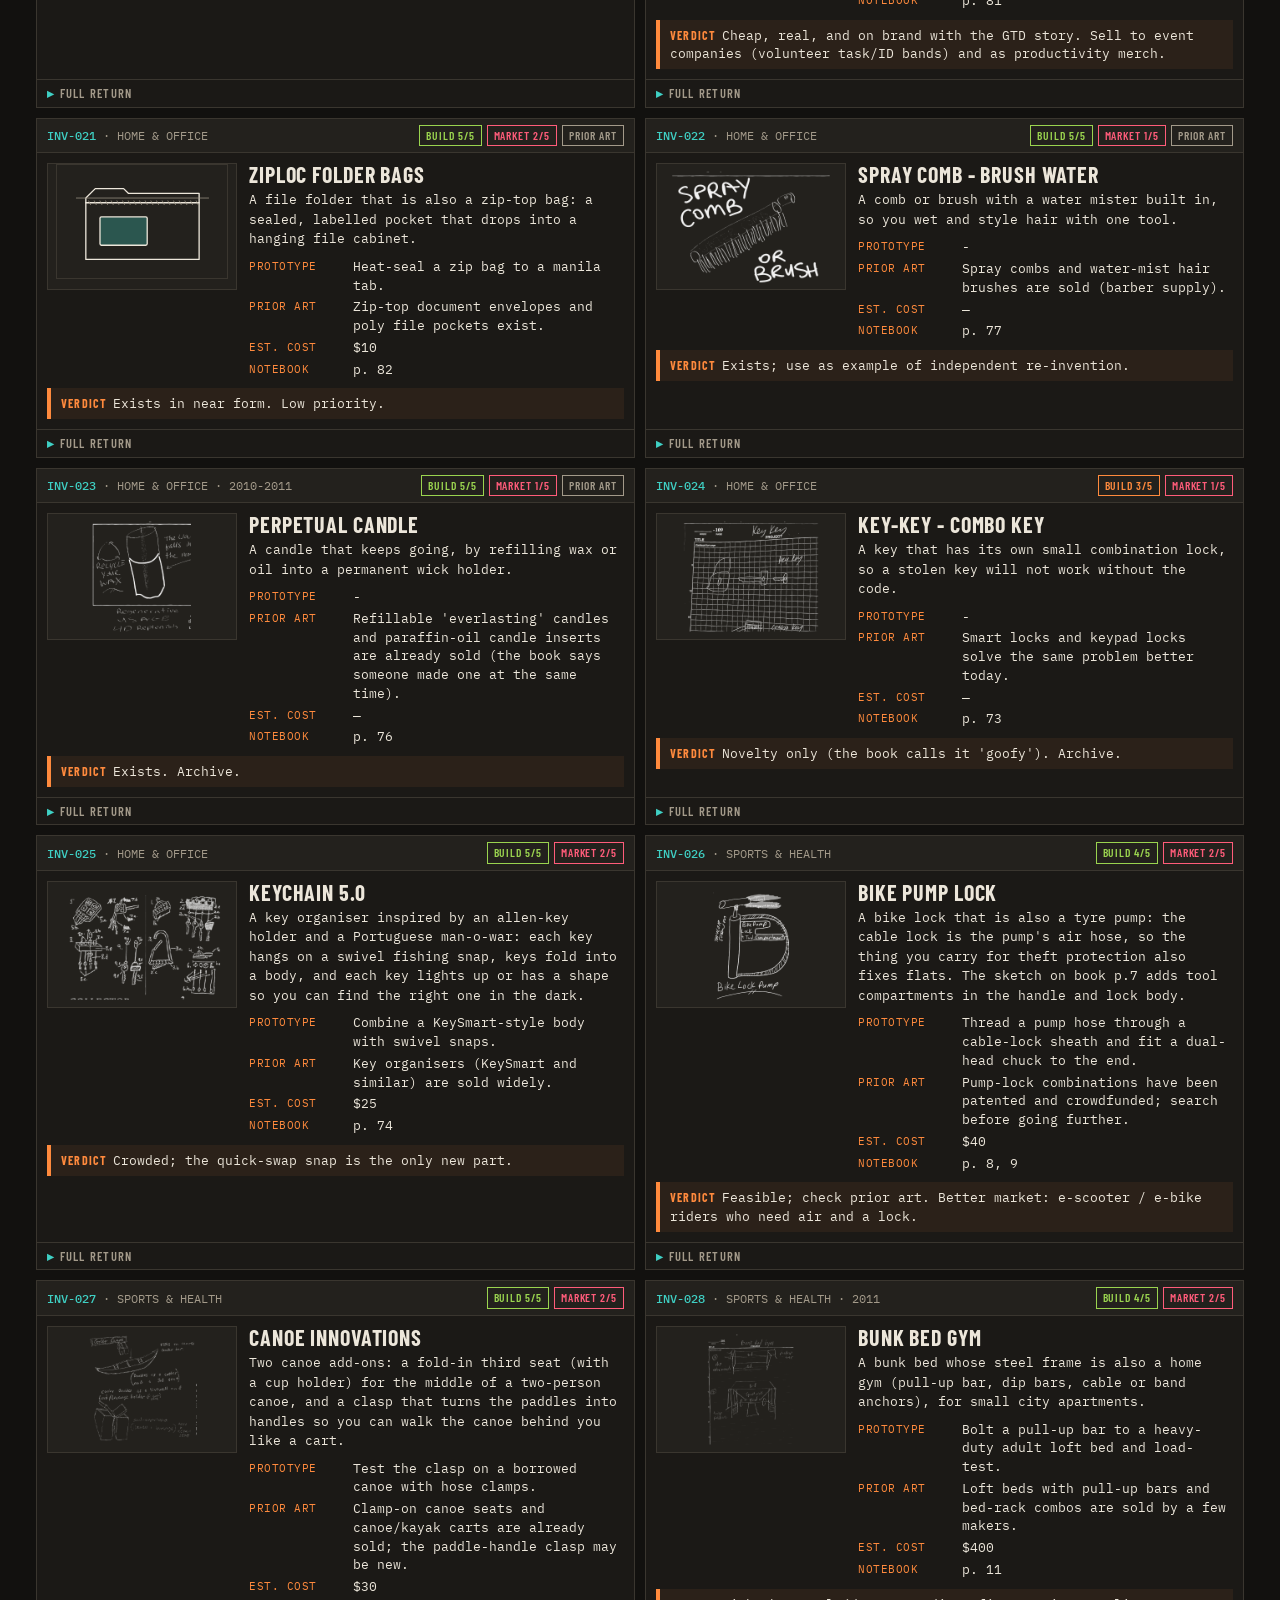
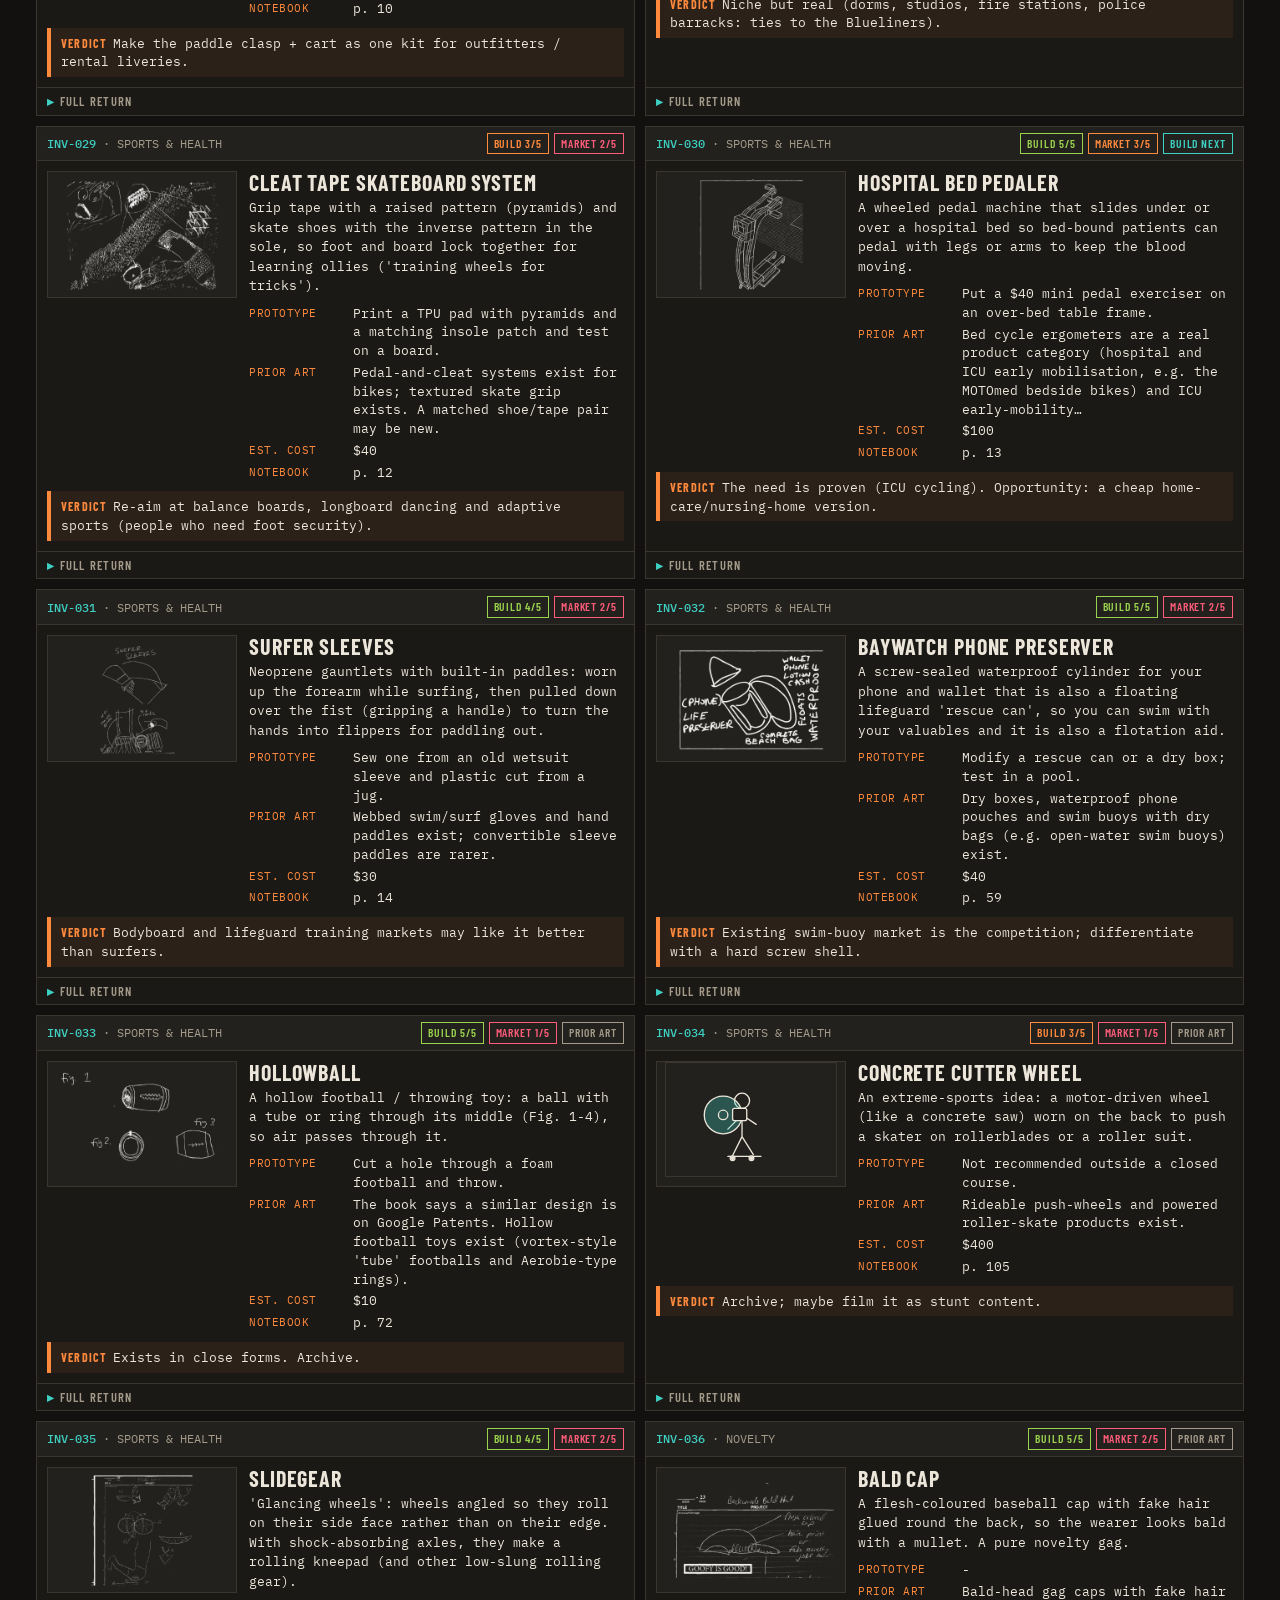
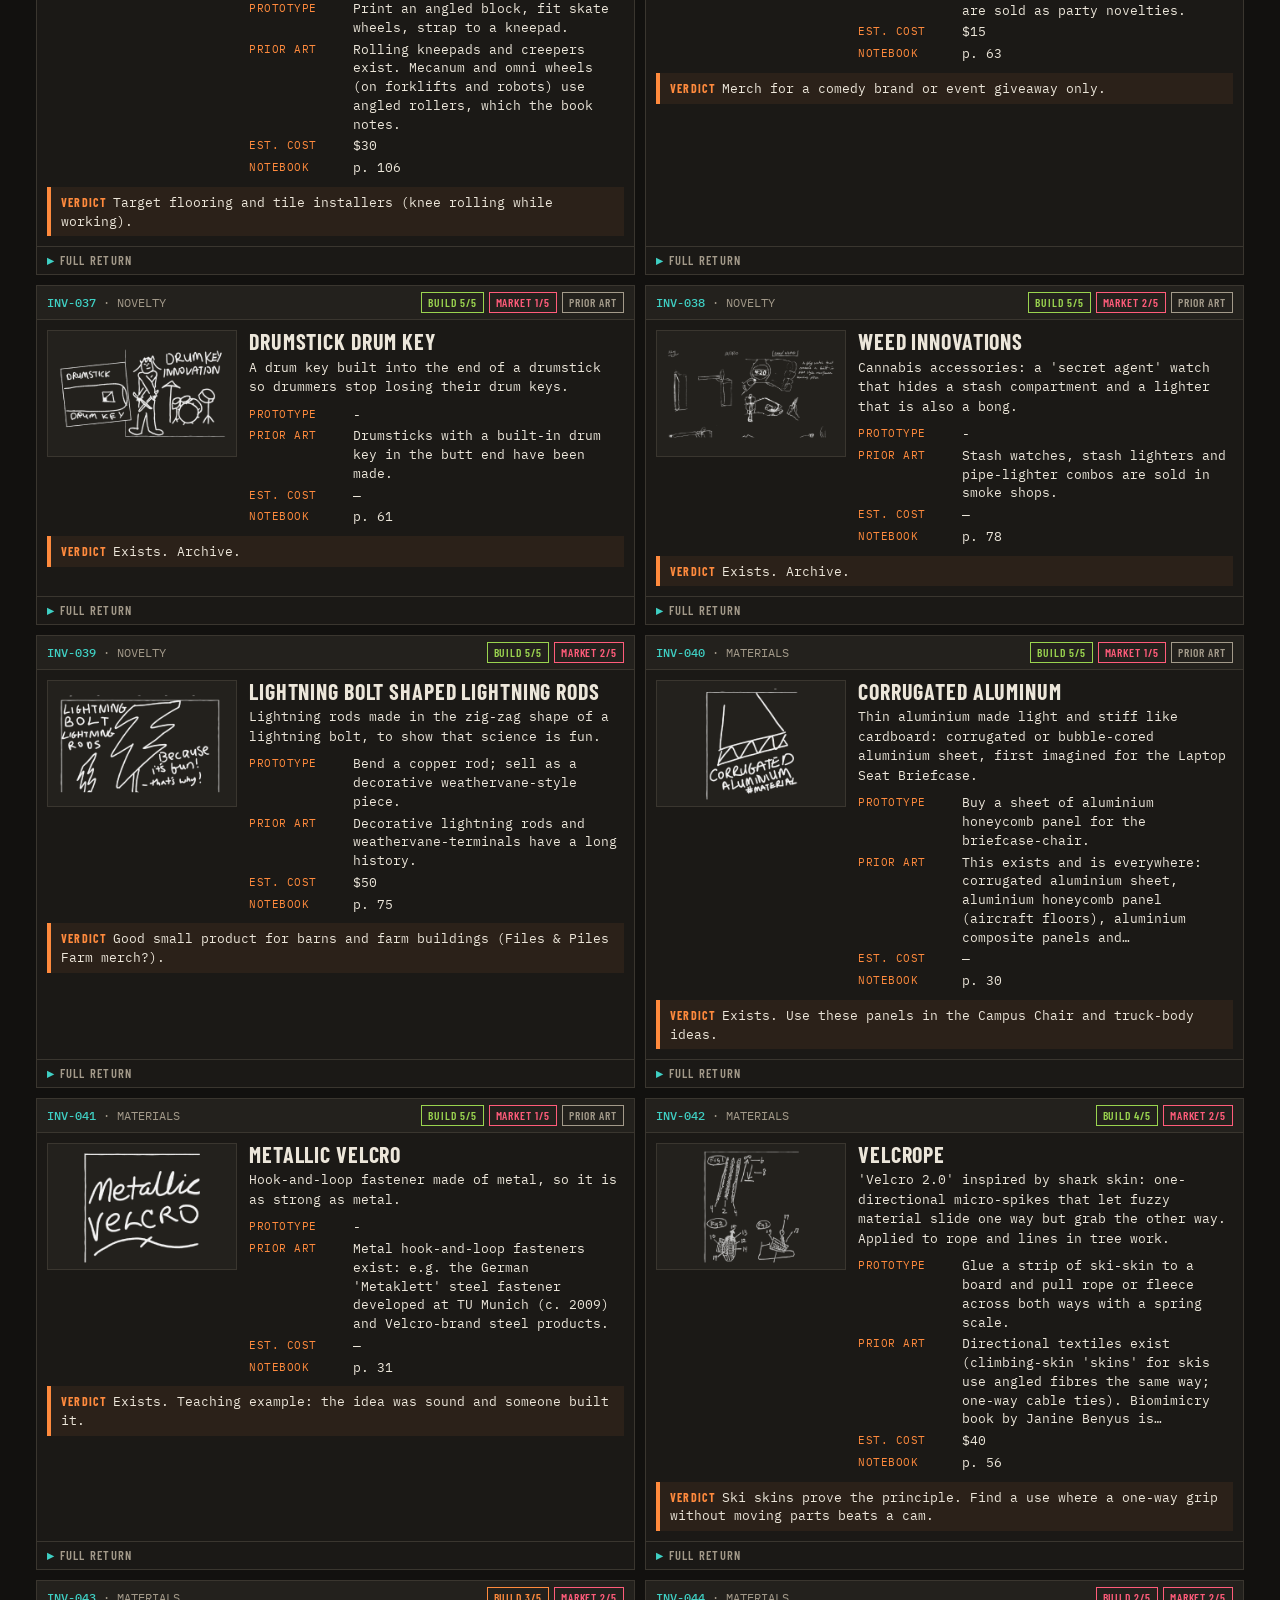
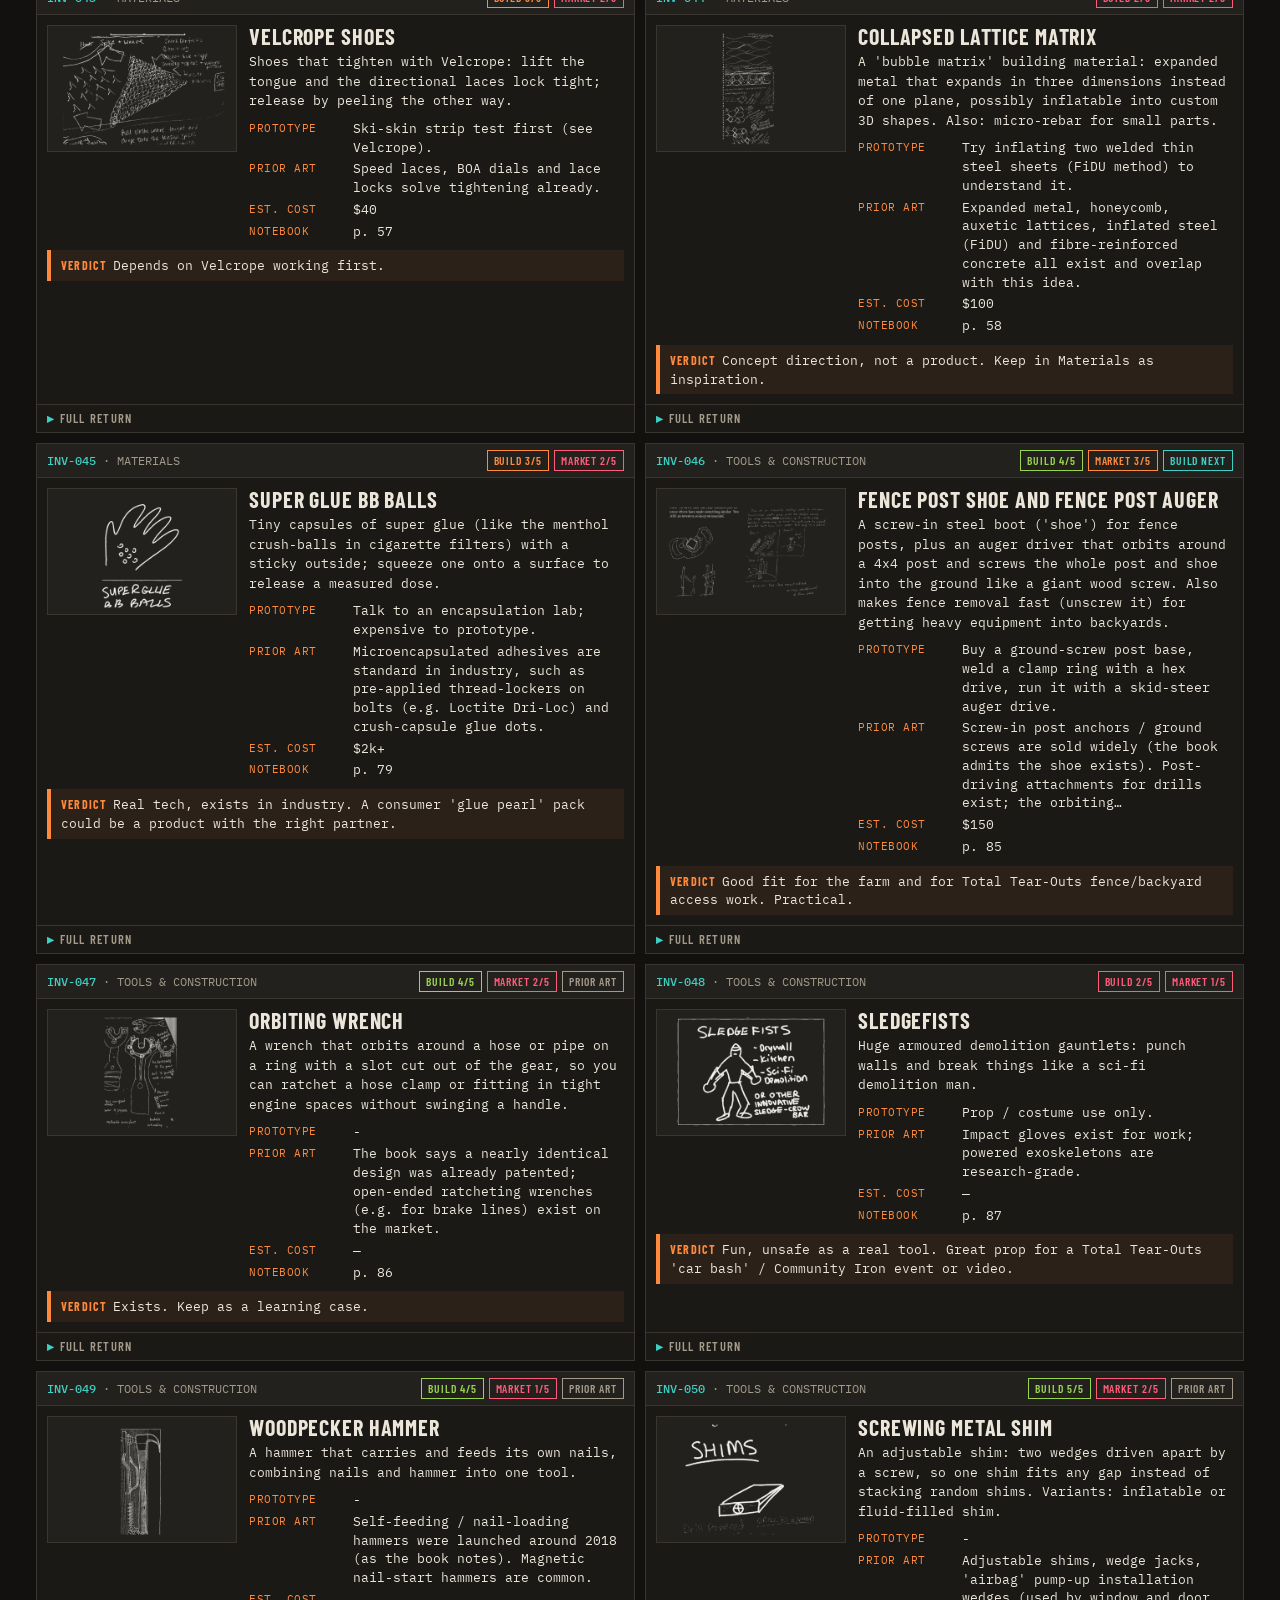
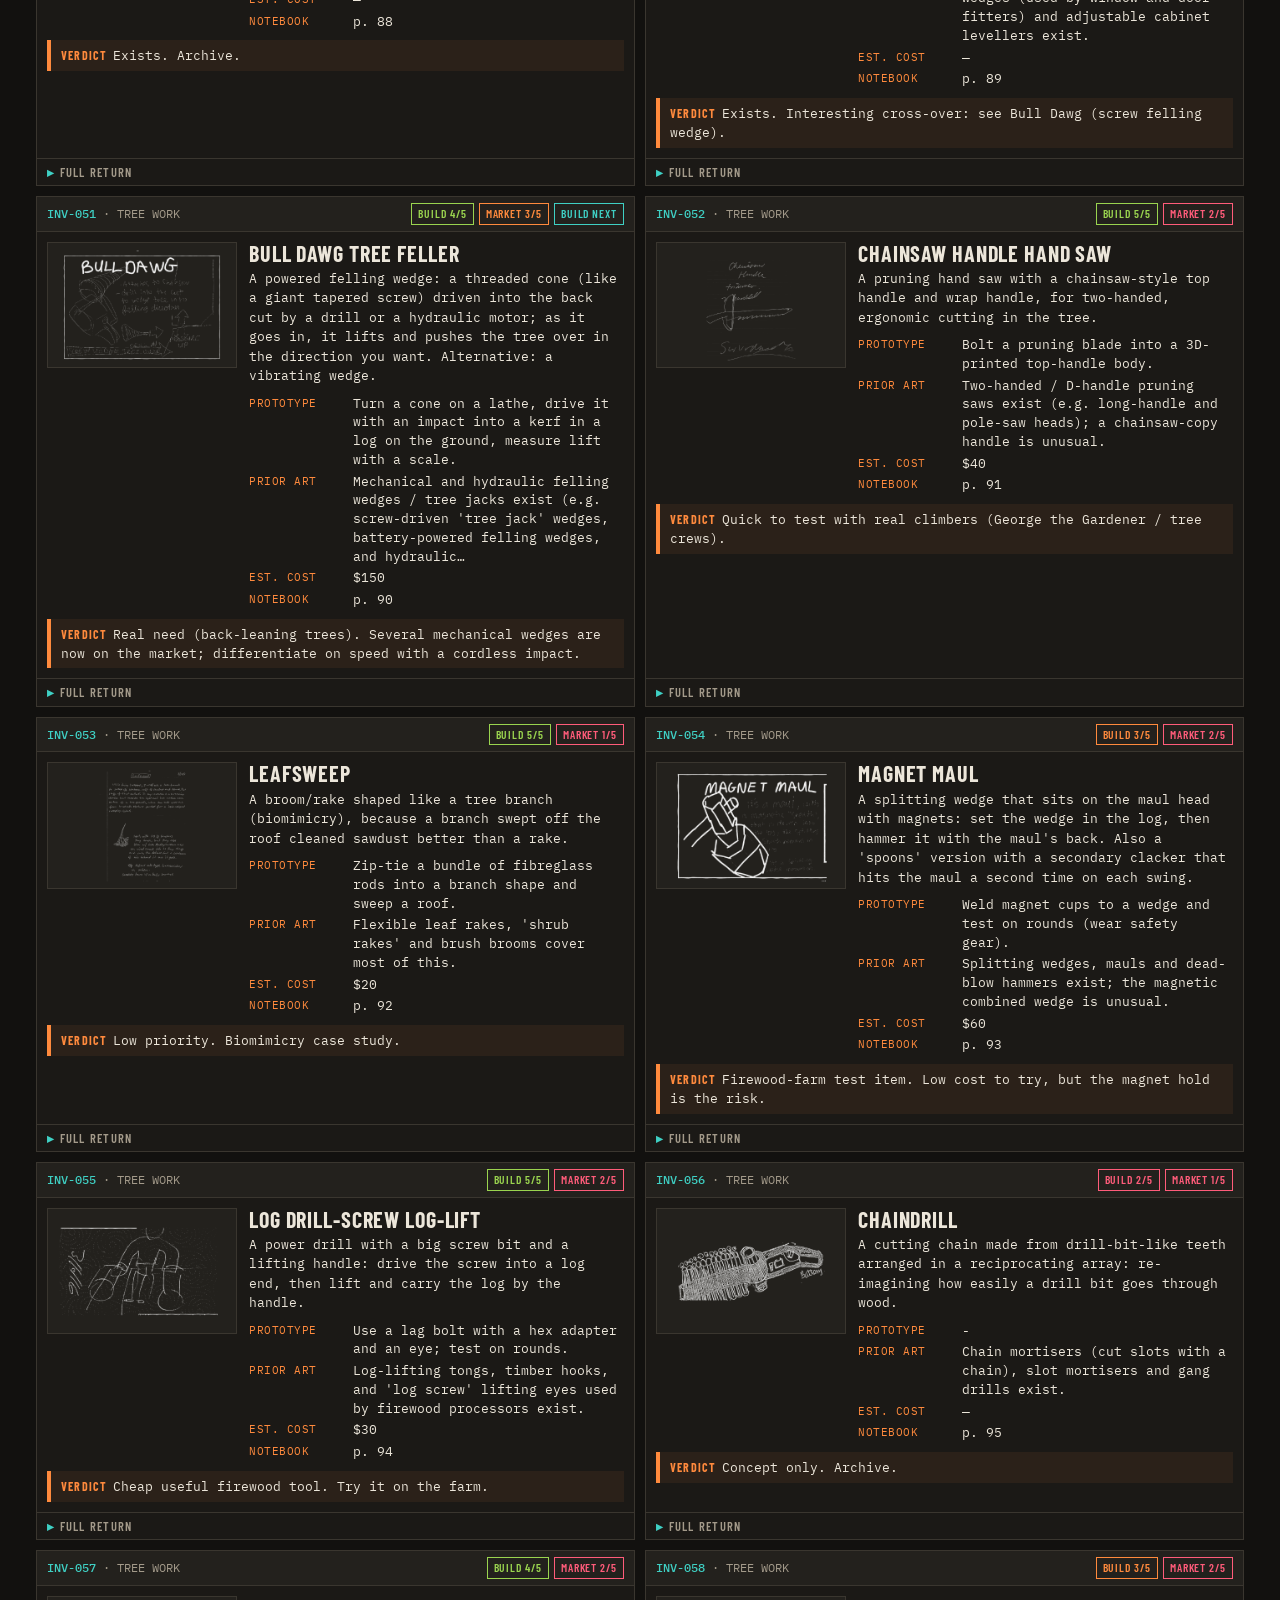
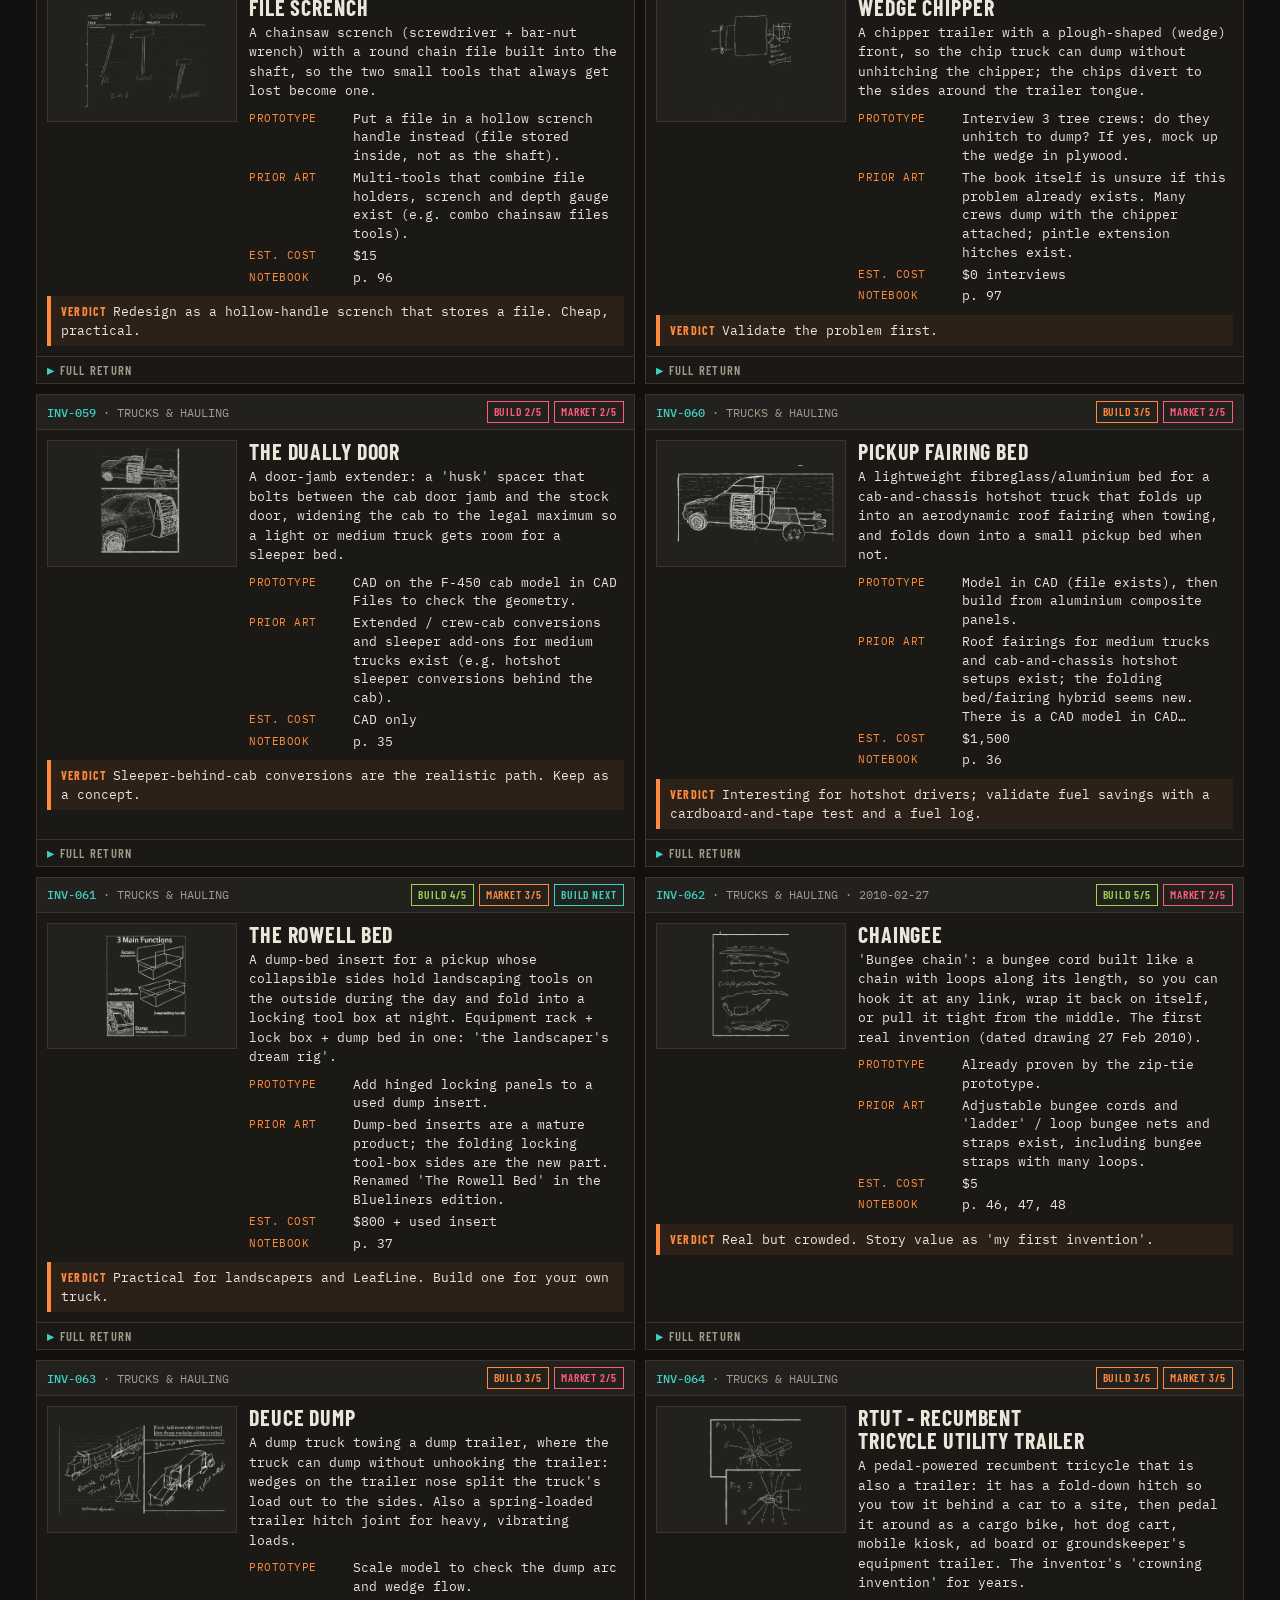
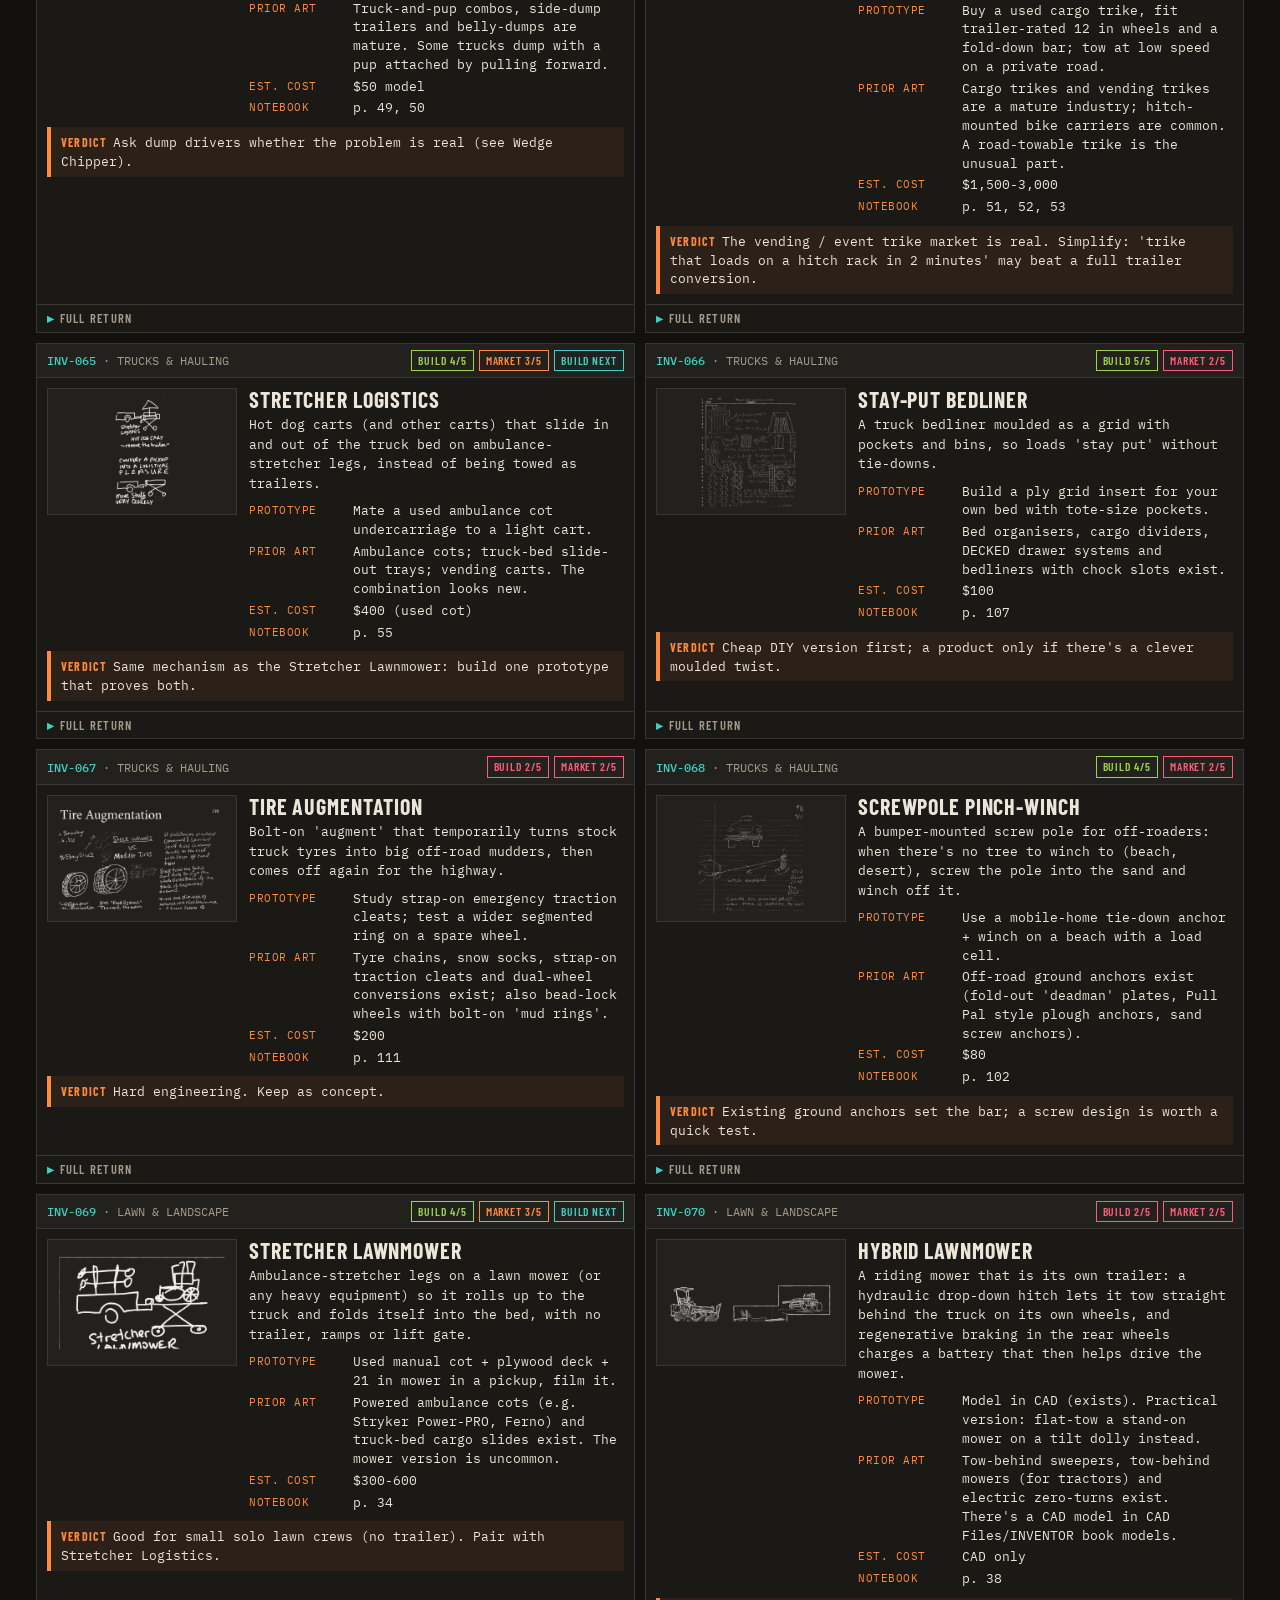
<file: mdt/index.html>
<!doctype html>
<html lang="en">
<head>
<meta charset="utf-8">
<meta name="viewport" content="width=device-width,initial-scale=1,viewport-fit=cover">
<title>Rowell Field Terminal</title>
<meta name="description" content="The George Bret Rowell portfolio, laid out like an in-car terminal: every invention as a quick-scan record.">
<link rel="preconnect" href="https://fonts.googleapis.com">
<link rel="stylesheet" href="https://fonts.googleapis.com/css2?family=IBM+Plex+Mono:wght@400;500;700&family=Barlow+Condensed:wght@500;600;700&display=swap">
<!--
  "Bizarro" edition of the portfolio: same data.json / writing.json / sketches as the main site,
  laid out like the Blueliners MDT brief. Built by build.py into mdt/index.html. Edit this file, not the output.
-->
<style>
/* Layout: terminal shell — status bar, sticky tab strip + query bar, then record panels in a 2-col grid (1 col on phones) */
:root{
  /* Shop-floor palette (warm graphite, teal, safety orange) so this never reads as the police-blue Blueliners brief */
  --bg:#12110f; --panel:#1b1916; --panel-2:#23211d; --line:#3a362f;
  --fg:#ece6da; --dim:#a39a8a; --blue:#3fd0c4; --amber:#ff8a3d; --ok:#9ad44f; --warn:#ff5c7a;
  --mono:"IBM Plex Mono",ui-monospace,"Cascadia Mono",Consolas,monospace;
  --cond:"Barlow Condensed","Arial Narrow",Arial,sans-serif;
  color-scheme:dark;
}
*{box-sizing:border-box}
html{scroll-padding-top:120px}
body{background:var(--bg);color:var(--fg);font:13px/1.5 var(--mono);margin:0}
a{color:var(--blue)}
.wrap{max-width:1240px;margin:0 auto;padding-block:14px 48px;padding-left:max(16px,env(safe-area-inset-left,0px));padding-right:max(16px,env(safe-area-inset-right,0px))}
body::before{content:"";position:fixed;inset:0 0 auto;height:env(safe-area-inset-top,0px);z-index:10;background:var(--bg)}

.status{display:flex;flex-wrap:wrap;gap:6px 18px;align-items:center;background:var(--panel-2);border:1px solid var(--line);border-bottom:3px solid var(--blue);padding:7px 12px;font-size:12px;color:var(--dim)}
.status b{color:var(--fg);font-weight:500}
.status .live{color:var(--ok)}
.status .live::before{content:"";display:inline-block;width:8px;height:8px;border-radius:50%;background:var(--ok);margin-right:6px;vertical-align:middle}
.status .right{margin-left:auto}
.status a{color:var(--amber);text-decoration:none}
.status a:hover,.status a:focus-visible{text-decoration:underline}

.dock{position:sticky;top:env(safe-area-inset-top,0px);z-index:5;background:var(--bg);padding-block:8px 6px;display:grid;gap:6px}
.tabs{display:flex;flex-wrap:wrap;gap:2px}
.tabs a,.btn{font:600 13px/1 var(--cond);letter-spacing:.08em;text-transform:uppercase;color:var(--dim);text-decoration:none;padding:8px 12px;background:var(--panel);border:1px solid var(--line);cursor:pointer}
.tabs a:hover,.tabs a:focus-visible,.btn:hover,.btn:focus-visible{color:var(--fg);border-color:var(--blue);outline:none}
.tabs a.hot,.btn[aria-pressed="true"]{color:var(--bg);background:var(--amber);border-color:var(--amber)}
.query{display:flex;flex-wrap:wrap;gap:6px;align-items:center}
.query label{font:700 13px/1 var(--cond);letter-spacing:.1em;color:var(--amber)}
#q{flex:1 1 220px;min-width:0;background:var(--panel);border:1px solid var(--line);color:var(--fg);font:13px var(--mono);padding:7px 10px;text-transform:uppercase}
#q:focus{outline:none;border-color:var(--blue)}
#cat{background:var(--panel);border:1px solid var(--line);color:var(--fg);font:13px var(--mono);padding:7px 8px;max-width:100%}
.hits{color:var(--dim);font-size:12px;margin-left:auto}

.intro{display:grid;grid-template-columns:minmax(0,1.4fr) minmax(0,1fr);gap:10px;margin-top:10px}
.alert{border:1px solid var(--amber);border-left:6px solid var(--amber);background:color-mix(in srgb,var(--amber) 8%,var(--panel));padding:10px 12px}
.alert .lbl{font:700 13px/1 var(--cond);letter-spacing:.1em;color:var(--amber);text-transform:uppercase;margin-bottom:6px}
.alert p{margin:0}
.legend{background:var(--panel);border:1px solid var(--line);padding:10px 12px;font-size:12px;color:var(--dim);display:grid;gap:6px}
.legend .chips{display:flex;flex-wrap:wrap;gap:6px}

h2.sec{font:700 22px/1 var(--cond);letter-spacing:.1em;text-transform:uppercase;margin:26px 0 8px;display:flex;gap:12px;align-items:baseline}
h2.sec span{font:400 12px var(--mono);letter-spacing:0;color:var(--dim);text-transform:none}

.grid{display:grid;grid-template-columns:repeat(2,minmax(0,1fr));gap:10px}
.panel{background:var(--panel);border:1px solid var(--line);min-width:0;display:flex;flex-direction:column}
.ph{display:flex;flex-wrap:wrap;gap:4px 10px;align-items:center;justify-content:space-between;background:var(--panel-2);border-bottom:1px solid var(--line);padding:6px 10px}
.ph .code{font-size:11.5px;color:var(--dim)}
.ph .code b{color:var(--blue);font-weight:500}
.chips{display:flex;flex-wrap:wrap;gap:5px}
.chip{display:inline-block;font:600 11.5px/1 var(--cond);letter-spacing:.08em;text-transform:uppercase;padding:4px 6px;border:1px solid currentColor;white-space:nowrap}
.c-ok{color:var(--ok)} .c-warn{color:var(--warn)} .c-amb{color:var(--amber)} .c-blue{color:var(--blue)} .c-dim{color:var(--dim)}

.rec{display:grid;grid-template-columns:190px minmax(0,1fr);gap:12px;padding:10px}
.fig{background:var(--panel-2);border:1px solid var(--line);aspect-ratio:3/2;display:grid;place-items:center;overflow:hidden;align-self:start}
.fig img{width:100%;height:100%;object-fit:contain;filter:invert(1) brightness(1.2)}
.fig svg{width:92%;height:auto}
.name{font:700 22px/1.05 var(--cond);letter-spacing:.04em;text-transform:uppercase;margin:0 0 4px;text-wrap:balance}
.what{margin:0 0 8px;color:var(--fg)}
dl.f{display:grid;grid-template-columns:minmax(92px,auto) minmax(0,1fr);gap:3px 12px;margin:0;font-size:12.5px}
dl.f dt{color:var(--amber);font-size:11px;letter-spacing:.05em;text-transform:uppercase;padding-top:1px}
dl.f dd{margin:0;min-width:0}
.verdict{margin:0 10px 10px;border-left:4px solid var(--amber);background:color-mix(in srgb,var(--amber) 7%,var(--panel));padding:6px 10px;font-size:12.5px}
.verdict b{font:700 12px var(--cond);letter-spacing:.1em;color:var(--amber);margin-right:6px}

details{border-top:1px solid var(--line);margin-top:auto}
summary{cursor:pointer;list-style:none;padding:7px 10px;font:600 12.5px/1 var(--cond);letter-spacing:.1em;text-transform:uppercase;color:var(--dim)}
summary::-webkit-details-marker{display:none}
summary::before{content:"▸ ";color:var(--blue)}
details[open] summary::before{content:"▾ "}
summary:hover,summary:focus-visible{color:var(--fg);outline:none}
.full{padding:0 10px 12px;display:grid;gap:10px;font-size:12.5px}
.full h4{margin:0 0 4px;font:700 13px/1 var(--cond);letter-spacing:.08em;text-transform:uppercase;color:var(--blue)}
.full p{margin:0}
.full ul{margin:0;padding-left:18px;display:grid;gap:3px}
.tw{overflow-x:auto}
table{border-collapse:collapse;width:100%;font-size:12px}
th,td{text-align:left;vertical-align:top;padding:5px 7px;border-bottom:1px solid var(--line)}
th{font:600 11.5px/1.2 var(--cond);letter-spacing:.08em;text-transform:uppercase;color:var(--amber);background:var(--panel-2)}
.pages{display:flex;flex-wrap:wrap;gap:6px}
.pages a{display:block;width:64px;border:1px solid var(--line)}
.pages img{display:block;width:100%;height:auto}

svg.fig *{vector-effect:non-scaling-stroke}
svg.fig path,svg.fig rect,svg.fig circle,svg.fig ellipse,svg.fig line{fill:none;stroke:var(--fg);stroke-width:1.3;stroke-linejoin:round;stroke-linecap:round}
svg.fig .a{fill:color-mix(in srgb,var(--blue) 30%,transparent)!important}
svg.fig .w{fill:var(--panel-2)!important}
svg.fig .k{fill:var(--fg)!important}
svg.fig .d{stroke-dasharray:4 4;stroke:var(--dim)!important}
svg.fig .t{stroke-width:.7;stroke:var(--dim)!important}
svg.fig .m{stroke:var(--blue)!important;stroke-width:1.6}
svg.fig .mh{fill:var(--blue)!important;stroke:none!important}
svg.fig text{fill:var(--fg);stroke:none;font:500 9px var(--mono)}

.book .rec{grid-template-columns:96px minmax(0,1fr)}
.book .fig{aspect-ratio:3/4}
.book .fig img{filter:none;object-fit:cover}

.cl{display:grid;grid-template-columns:repeat(2,minmax(0,1fr));gap:10px}
.cl .panel .pb{padding:10px}
.cl ul{margin:0;padding-left:18px;display:grid;gap:4px}

.none{grid-column:1/-1;padding:20px;border:1px dashed var(--line);color:var(--dim);text-align:center}
.foot{margin-top:18px;display:flex;flex-wrap:wrap;gap:6px 18px;font-size:11.5px;color:var(--dim);border-top:1px solid var(--line);padding-top:8px}
.foot a{color:var(--dim)}

@media (max-width:900px){ .grid,.intro,.cl{grid-template-columns:minmax(0,1fr)} .status .right{margin-left:0} .hits{margin-left:0} }
@media (max-width:480px){ .rec{grid-template-columns:minmax(0,1fr)} .fig{max-width:260px} dl.f{grid-template-columns:minmax(0,1fr)} dl.f dd{margin-bottom:5px} }
@media (prefers-reduced-motion:reduce){*{scroll-behavior:auto!important}}
</style>
</head>
<body>
<div class="wrap">

  <div class="status" role="banner">
    <span class="live">Field terminal</span>
    <span>Operator: <b>George Bret Rowell</b> · Inventor &amp; Writer</span>
    <span>Records: <b id="nRec">92</b> inventions · <b id="nBk">12</b> books</span>
    <span class="right"><a href="../">Switch to standard view →</a></span>
  </div>

  <div class="dock">
    <nav class="tabs" aria-label="Sections">
      <a class="hot" href="#inventions">Inventions</a>
      <a href="#writing">Writing</a>
      <a href="#clinics">Clinics</a>
      <a href="#contact">Contact</a>
    </nav>
    <div class="query" role="search">
      <label for="q">QRY</label>
      <input id="q" type="search" placeholder="Search name, field or verdict" autocomplete="off">
      <select id="cat" aria-label="Field"></select>
      <button class="btn" id="sBuild" aria-pressed="false" type="button">Sort: Build</button>
      <button class="btn" id="sMarket" aria-pressed="false" type="button">Sort: Market</button>
      <button class="btn" id="fNext" aria-pressed="false" type="button">Build next only</button>
      <span class="hits" id="hits"></span>
    </div>
  </div>

  <div class="intro">
    <div class="alert">
      <div class="lbl">Bottom line</div>
      <p>Ninety-two product concepts from the notebook <i>INVENTOR</i> (2010–2021), each run as a quick-scan record: the original sketch, how buildable it is, how big the market looks, and a one-line verdict. Open any record for the full engineering return.</p>
    </div>
    <div class="legend">
      <div class="chips"><span class="chip c-ok">Build 4–5</span><span class="chip c-amb">Build 3</span><span class="chip c-warn">Build 1–2</span></div>
      <div class="chips"><span class="chip c-blue">Build next</span><span class="chip c-dim">Prior art / archive</span></div>
      <span>Ratings are 1–5. Sketches are pen-inked from the notebook pages.</span>
    </div>
  </div>

  <h2 class="sec" id="inventions">Inventions <span>Product returns</span></h2>
  <div class="grid" id="grid"></div>

  <h2 class="sec" id="writing">Writing <span>Book returns · buy by the box or own the rights</span></h2>
  <div class="grid" id="shelf"></div>

  <h2 class="sec" id="clinics">Clinics <span>Creativity clinics &amp; LAN parties</span></h2>
  <div class="cl">
    <section class="panel">
      <div class="ph"><span class="code"><b>CLN-01</b> · THE $100 HANDSHAKE</span><span class="chip c-ok">Booking</span></div>
      <div class="pb">
        <ul>
          <li>Small-room creativity clinics, run as breakout rooms. Not keynotes.</li>
          <li>Everyone learns to invent on paper: capture, file, sketch, then pressure-test the idea.</li>
          <li>Every attendee goes home with a copy of <i>INVENTOR</i>.</li>
        </ul>
      </div>
    </section>
    <section class="panel">
      <div class="ph"><span class="code"><b>CLN-02</b> · LAN PARTY FORMAT</span><span class="chip c-amb">Dates TBD</span></div>
      <div class="pb">
        <ul>
          <li>Bring your own computer. Cheap Linux laptops are on hand if you don't have one.</li>
          <li>Linux basics are taught alongside the inventing.</li>
          <li>Pizza at every one (food is extra). You might meet a partner with a similar idea.</li>
        </ul>
      </div>
    </section>
  </div>

  <h2 class="sec" id="contact">Contact <span>Books, book rights, clinics or licensing an invention</span></h2>
  <section class="panel">
    <div class="pb" style="padding:12px">
      <dl class="f">
        <dt>Email</dt><dd>rowellsystems@proton.me</dd>
        <dt>Phone</dt><dd>407-314-7570</dd>
        <dt>Base</dt><dd>Sanford, FL · Files &amp; Piles Farm, LLC</dd>
        <dt>Law enforcement</dt><dd><a href="../blueliners/">Blueliners brief</a></dd>
      </dl>
    </div>
  </section>

  <div class="foot">
    <span>END OF RETURN</span>
    <span>© George Bret Rowell · Files &amp; Piles Farm, LLC</span>
    <span>Drawings are concept illustrations, not engineering approvals or patent filings.</span>
    <a href="../">Standard view</a>
  </div>
</div>

<script>
// New clean "patent sheet" drawings, one per invention. viewBox 0 0 360 240.
// Helpers: ink lines (default), a = accent fill, d = dashed/hidden or motion, w = paper fill, g = ground hatch.
const R=(x,y,w,h,c='',rx=0)=>`<rect x="${x}" y="${y}" width="${w}" height="${h}" rx="${rx}" class="${c}"/>`;
const C=(x,y,r,c='')=>`<circle cx="${x}" cy="${y}" r="${r}" class="${c}"/>`;
const E=(x,y,rx,ry,c='')=>`<ellipse cx="${x}" cy="${y}" rx="${rx}" ry="${ry}" class="${c}"/>`;
const P=(d,c='')=>`<path d="${d}" class="${c}"/>`;
const L=(x1,y1,x2,y2,c='')=>`<line x1="${x1}" y1="${y1}" x2="${x2}" y2="${y2}" class="${c}"/>`;
const G=(x1,x2,y=212)=>L(x1,y,x2,y,'g')+Array.from({length:Math.floor((x2-x1)/12)},(_,i)=>L(x1+i*12+6,y,x1+i*12,y+7,'t')).join('');
const AR=(x1,y1,x2,y2)=>{const a=Math.atan2(y2-y1,x2-x1),h=8;return L(x1,y1,x2,y2,'m')+P(`M${x2} ${y2}L${x2-h*Math.cos(a-.45)} ${y2-h*Math.sin(a-.45)}L${x2-h*Math.cos(a+.45)} ${y2-h*Math.sin(a+.45)}Z`,'mh')};
const WH=(x,y,r)=>C(x,y,r,'w')+C(x,y,r*.45)+C(x,y,2,'k');
const rep=(n,f)=>Array.from({length:n},(_,i)=>f(i)).join('');
const TRUCK=(x,y,s=1)=>`<g transform="translate(${x} ${y}) scale(${s})">`+P('M0 0h70v-38h-46l-14 20h-10z','w')+P('M30 -34h30v14h-36z','')+R(70,-12,110,12,'w')+WH(28,4,13)+WH(140,4,13)+WH(165,4,13)+`</g>`;

const DR = {
"water-bottle-storage-shed":[
 E(130,52,92,18,'w')+P('M38 52v150M222 52v150')+P('M38 202a92 18 0 0 0 184 0')+rep(9,i=>P(`M38 ${66+i*15}a92 18 0 0 0 184 0`,'t'))+rep(9,i=>rep(6,j=>L(52+j*31+(i%2)*15,66+i*15+12,52+j*31+(i%2)*15,66+i*15+27,'t')))+R(108,130,46,82,'a')+rep(5,i=>L(108,140+i*15,154,140+i*15))+
 P('M270 60c20-6 38-6 54 0l-4 120c-14 5-32 5-46 0z','a')+R(289,46,16,12)+rep(3,i=>L(289,49+i*3.5,305,49+i*3.5,'t'))+P('M284 180h26v10h-26z','w')+G(20,240),
 [[220,90,250,32,'curved bottle-brick course'],[154,170,250,210,'pallet door'],[297,52,330,30,'male thread'],[297,186,330,214,'female socket']]],
"ice-chalice-coffee-cooler":[
 P('M110 60h110l-12 130h-86z','w')+P('M124 74h82l-9 104h-64z','a')+rep(6,i=>L(128+i*13,80,134+i*11,172,'t'))+P('M220 90c26 0 26 50 0 50','')+E(165,60,55,8,'w')+P('M150 30c-6 10 6 14 0 24M170 26c-6 10 6 14 0 24','d')+G(80,260,192),
 [[140,120,60,110,'frozen aluminium core'],[205,75,260,40,'coffee pours in hot'],[226,115,270,130,'insulated handle'],[165,40,90,30,'no ice, no dilution']]],
"ice-mug":[
 P('M70 50h90l-8 150h-74z','w')+P('M84 64h62l-6 124h-50z','a')+P('M160 80c30 0 30 70 0 70')+P('M230 30h60v20h-60z')+P('M244 50v120M276 50v120')+rep(9,i=>P(`M244 ${60+i*12}l32 8`,''))+P('M244 170q16 20 32 0','')+AR(260,190,260,215)+G(40,320,210),
 [[110,120,30,160,'ice liner frozen in mug'],[260,40,320,26,'twist-out plug'],[270,110,320,110,'screw flutes release ice']]],
"the-kelvin-instant-freezer":[
 P('M40 170l60-30h200l-60 30z','w')+P('M40 170v30h200v-30M240 200l60-30v-30')+rep(7,i=>P(`M${80+i*22} 165l40-20`,'a'))+P('M150 70l70 70','k')+R(140,52,30,20,'a',3)+AR(245,110,215,140)+G(20,330,202),
 [[60,185,30,225,'10 kg cast aluminium block'],[150,150,120,120,'freeze channels'],[155,62,95,40,'scraper wand'],[245,110,290,90,'pour drink, slush in 1-4 min']]],
"ice-cream-scooper-tech":[
 P('M60 140h150','')+R(60,130,150,20,'w',10)+R(80,134,70,12,'a',6)+P('M210 140c20-20 60-30 80-10c10 20-20 40-50 30c-18-6-28-12-30-20','w')+P('M232 140c18-6 40-6 52 4','d')+P('M300 100c-6 10 6 14 0 24M318 96c-6 10 6 14 0 24','d'),
 [[115,140,90,190,'heat cartridge in handle'],[260,150,260,200,'warm bowl slices frozen cream'],[60,140,30,100,'USB / microwave charge']]],
"cap-keeper":[
 P('M120 70h50v-20h-8v-10h-34v10h-8z','w')+P('M120 70c-20 10-20 30-20 40v90h90v-90c0-10 0-30-20-40','w')+R(100,120,90,40,'a')+P('M162 42c40-10 60 20 50 50c-6 18-26 28-42 20','')+R(190,90,36,26,'w',4)+G(70,280,202),
 [[145,140,40,150,'label wrap'],[205,60,260,40,'tether hinge'],[208,103,270,110,'cap stays attached'],[145,45,70,30,'standard neck finish']]],
"kitchen-cutter":[
 R(40,170,260,20,'w')+R(40,150,10,20)+rep(12,i=>L(60+i*20,170,60+i*20,176,'t'))+P('M60 160l200-80','')+R(250,70,40,18,'a',4)+C(60,160,7,'w')+P('M120 168q20-26 50 0z','a')+P('M60 160l210-20','d')+AR(220,95,230,135),
 [[60,160,30,130,'pivot'],[180,120,170,60,'guillotine blade arm'],[150,180,190,220,'fence + measuring scale'],[270,79,320,60,'handle']]],
"waffle-chocolate-and-butter-cubes":[
 C(140,120,90,'w')+rep(5,i=>L(68+i*36,46,68+i*36,194,'t'))+rep(5,i=>L(66,48+i*36,214,48+i*36,'t'))+[[0,0],[1,1],[2,0],[3,2],[1,3],[2,2]].map(([a,b])=>R(74+a*36,54+b*36,24,24,'a',3)).join('')+P('M280 70l20-10 20 10v26l-20 10-20-10z','a')+P('M280 70l20 10 20-10M300 80v26'),
 [[110,90,40,40,'cube drops into pocket'],[300,100,300,150,'pre-cut 1 x 1 cube'],[230,160,280,200,'chocolate / butter / PB']]],
"meat-mill":[
 R(40,140,280,16,'w',8)+C(48,148,8)+C(312,148,8)+R(40,156,280,40,'')+rep(8,i=>P(`M${70+i*30} 162q6 10 0 20q6 10 0 20`,'d'))+rep(5,i=>E(80+i*50,134,18,6,i>2?'a':'w'))+R(40,60,280,30,'w')+rep(5,i=>`<text x="${80+i*50}" y="80" class="lbl" text-anchor="middle">${['RAW','RARE','MED','M-WELL','WELL'][i]}</text>`)+AR(80,110,280,110),
 [[180,175,180,225,'burners under belt'],[60,148,24,120,'conveyor']]],
"beer-coozie-clamp":[
 R(140,60,50,120,'w',8)+P('M140 70c-40 0-50 30-50 55s10 55 50 55','a')+P('M190 70c40 0 50 30 50 55s-10 55-50 55','a')+C(165,40,10)+P('M155 40l-55 30M175 40l55 30','')+P('M150 30c-6-14 36-14 30 0','')+E(165,186,30,6,'w'),
 [[100,120,40,110,'frozen gel jaws'],[165,32,240,24,'spring hinge'],[165,186,240,214,'cup base'],[165,110,260,140,'12 oz can']]],
"fortune-cookie-filing-cabinet":[
 P('M80 80l60-30h140l-60 30z','w')+R(80,80,140,120,'w')+P('M220 80l60-30v120l-60 30')+rep(3,i=>R(92,92+i*36,116,28,i==1?'a':'w',2)+R(140,102+i*36,20,6,'k',2))+P('M240 40l40-20 30 30-40 20z','w')+L(250,36,296,46,'t'),
 [[150,128,40,40,'drawer of fortunes'],[275,40,320,90,'fortune slip'],[150,210,240,220,'index tabs A-Z']]],
"dvd-wall-mount":[
 R(30,30,300,170,'w')+rep(3,r=>rep(6,c=>R(46+c*46,44+r*50,38,44,(r+c)%3==0?'a':'',2)))+rep(4,r=>L(36,40+r*50,324,40+r*50,'k')),
 [[60,40,40,15,'snap-in rail'],[69,66,30,220,'DVD case = wall tile'],[230,150,300,220,'air pockets insulate']]],
"laptop-leg-rest":[
 P('M40 190h280','g')+P('M60 190c40-30 160-30 220-8','t')+P('M100 180l20-80h120l20 80','')+R(110,90,140,10,'a',3)+P('M140 90l-20-40h100l20 40','w')+P('M300 120h40v40h-40z','w')+P('M300 120l40 40M340 120l-20 20','t'),
 [[180,95,180,30,'tray holds laptop'],[110,150,40,140,'frame over legs'],[320,160,320,210,'folds to a block']]],
"laptop-seat-briefcase-campus-chair":[
 R(40,90,90,64,'w',6)+R(70,80,30,10)+P('M180 190l20-70h90l20 70','')+P('M200 120l-10-60h70l20 60','w')+R(196,116,98,10,'a')+P('M250 190l-30-70M240 190l30-70','t')+AR(140,120,175,120)+G(20,330,192),
 [[85,120,60,190,'closed: briefcase'],[245,121,300,96,'corrugated Al seat'],[235,90,300,40,'back rest from lid']]],
"trash-can-built-in-can-crusher":[
 P('M90 90h140l-14 112h-112z','w')+R(84,74,152,18,'w',4)+P('M236 83h50l10-50','')+R(282,24,30,14,'a',4)+P('M140 92v26h50v-26','a')+E(165,130,22,6,'w')+AR(165,40,165,68)+G(60,320,204),
 [[165,105,60,50,'crusher plate in lid'],[300,30,320,70,'foot / hand lever'],[165,160,260,170,'flattened cans stack']]],
"trash-can-corner-mirror":[
 L(40,30,40,210)+L(40,210,320,210)+P('M70 200V110h120v90','w')+P('M70 110a60 50 0 0 1 120 0','a')+P('M100 90l40-20M150 75l20 10','t')+P('M240 180l-30-50M280 100l-60 0','d'),
 [[130,82,60,40,'convex mirror dome lid'],[130,160,240,200,'trash can'],[260,100,300,60,'see around blind corner']]],
"bin-train":[
 L(20,40,340,40,'k')+rep(5,i=>P(`M${40+i*60} 40v18`)+R(28+i*60,58,50,60,i==0?'a':'w',3)+L(78+i*60,88,88+i*60,88))+C(53,40,4)+AR(40,150,10,150),
 [[53,48,40,20,'ceiling track trolley'],[83,88,120,150,'link pin'],[200,90,250,190,'pull a whole string like a drawer']]],
"speaker-screen-dolly-combo":[
 R(110,70,100,130,'w',6)+R(124,90,30,40,'a',4)+R(166,90,30,40,'a',4)+C(139,110,9)+C(181,110,9)+R(126,148,68,22,'w',3)+P('M160 70V20M150 20h20')+R(108,24,104,6,'w')+P('M110 30v-4')+WH(124,206,8)+WH(196,206,8)+P('M210 80h20v-50h10','t'),
 [[139,110,40,80,'speakers'],[160,159,60,180,'projector bay'],[160,26,250,20,'pull-up screen'],[230,40,290,70,'telescoping handle']]],
"office-pistol":[
 P('M60 110h170l20 10v20h-120l-10 50h-40l10-50h-30z','w')+R(140,140,40,14,'a',3)+C(110,160,10)+P('M230 110l40-6','d')+E(275,104,8,4,'a')+P('M90 110v-10h30v10','w'),
 [[160,147,200,190,'tape / staple magazine'],[110,160,60,210,'trigger'],[275,104,320,80,'rubber band']]],
"task-bandz":[
 R(60,40,120,160,'w',4)+rep(6,i=>L(70,64+i*22,170,64+i*22,'d'))+R(70,70,100,14,'a',3)+P('M240 120a40 40 0 1 0 80 0a40 40 0 1 0-80 0','')+P('M244 108c20 8 52 8 72 0v20c-20 8-52 8-72 0z','a'),
 [[120,77,120,22,'write task on band'],[280,118,300,200,'wear it, rip it off when done'],[175,130,220,180,'perforated tear lines']]],
"ziploc-folder-bags":[
 P('M60 70l20-20h60l10 10h150v140h-240z','w')+L(60,80,300,80,'k')+rep(20,i=>L(66+i*12,76,70+i*12,84,'t'))+R(90,110,100,60,'a',3)+P('M40 70h280','t'),
 [[180,80,240,30,'zip-top seal'],[140,140,60,215,'sealed, labelled pocket'],[120,50,90,30,'hanging-file tab']]],
"spray-comb-brush-water":[
 R(60,100,200,30,'w',6)+rep(18,i=>L(70+i*10,130,70+i*10,170))+R(230,70,70,40,'a',8)+P('M260 70v-10h10v10','')+P('M70 116h150','d')+P('M150 180l-10 20M170 180l0 22M190 180l10 20','d'),
 [[265,90,320,130,'water reservoir + trigger'],[150,116,150,50,'mist channel'],[170,190,240,220,'mist between teeth']]],
"perpetual-candle":[
 R(130,90,80,110,'w',4)+R(140,100,60,60,'a')+L(170,90,170,70)+P('M170 70c-12-16 0-30 0-40c0 10 12 24 0 40z','a')+R(220,40,40,60,'w',3)+P('M240 100v20h-40','d')+G(100,300,202),
 [[170,130,60,150,'permanent wick holder'],[240,60,300,40,'wax / oil refill'],[170,50,80,40,'flame']]],
"key-key-combo-key":[
 C(100,120,40,'w')+C(100,120,12)+P('M140 110h140v20h-20v14h-14v-14h-12v10h-14v-10h-80z','w')+rep(3,i=>R(80+i*14-14,150,12,18,'a',2))+L(60,175,140,175,'t'),
 [[94,160,60,210,'3-digit dial'],[230,120,290,90,'blade won\'t turn until code is set']]],
"keychain-5-0":[
 R(120,60,100,40,'w',20)+rep(5,i=>P(`M${134+i*18} 100l${-30+i*15} ${70+i*4}`,'')+C(104+i*33,174+i*4,6,i==2?'a':'w'))+rep(5,i=>C(134+i*18,100,4,'k')),
 [[170,80,260,50,'fold-in body'],[170,182,240,220,'lit / shaped key heads'],[152,100,80,60,'swivel snap per key']]],
"bike-pump-lock":[
 P('M80 200V80a60 60 0 0 1 120 0v120','') +P('M90 200V80a50 50 0 0 1 100 0v120','t')+R(70,180,140,30,'w',6)+R(180,40,20,140,'a',4)+R(170,30,40,12,'w',4)+L(190,30,190,8),
 [[190,110,260,110,'pump barrel = lock arm'],[140,195,140,232,'lock body + tool compartment'],[190,12,250,20,'pump handle']]],
"canoe-innovations":[
 P('M30 130c60 40 240 40 300 0','w')+P('M30 130h300','')+R(160,112,40,18,'a',3)+R(60,118,26,10)+R(274,118,26,10)+P('M300 110l40-50','')+R(330,50,16,16,'w',3)+WH(60,178,14),
 [[180,120,180,60,'fold-in middle seat'],[338,58,320,24,'paddle clasp handle'],[60,178,40,222,'walking wheel']]],
"bunk-bed-gym":[
 R(60,50,10,160)+R(250,50,10,160)+R(60,80,200,16,'w')+R(60,150,200,16,'w')+L(40,40,280,40,'k')+R(36,36,248,8,'a',4)+P('M70 120h-30M250 120h30','k')+P('M150 96v30l-14 20M170 96v30l14 20','d'),
 [[160,40,160,14,'pull-up bar'],[40,120,20,160,'dip bars'],[160,140,240,226,'band anchors']]],
"cleat-tape-skateboard-system":[
 P('M30 150h300','')+R(40,140,280,12,'w',6)+rep(14,i=>P(`M${54+i*19} 140l8-12 8 12z`,'a'))+WH(80,162,9)+WH(280,162,9)+P('M120 100h130c10 0 20 6 20 16v12h-160z','w')+rep(7,i=>P(`M${130+i*18} 128l8-12 8 12`,'d')),
 [[60,134,30,90,'raised pyramid grip'],[200,112,240,60,'inverse pattern in sole']]],
"hospital-bed-pedaler":[
 R(40,90,220,24,'w')+R(40,114,10,90)+R(250,114,10,90)+P('M100 90c0-30 80-30 80 0','d')+R(150,160,80,30,'a',4)+C(190,140,18)+P('M190 140l14-12M190 140l-14 12')+WH(160,198,6)+WH(222,198,6)+AR(300,175,240,175),
 [[190,140,260,60,'crank + pedals'],[190,175,300,220,'rolls under bed'],[140,70,60,40,'patient pedals lying down']]],
"surfer-sleeves":[
 P('M60 120h120l40-30c20-10 40 0 40 20v40c0 20-20 30-40 20l-40-30h-120z','w')+P('M220 90l60-20v100l-60-20z','a')+R(196,112,20,16,'')+P('M60 110v40','t'),
 [[250,90,300,40,'webbed paddle'],[120,135,100,200,'neoprene gauntlet'],[206,120,180,60,'grip handle']]],
"baywatch-phone-preserver":[
 R(80,90,200,70,'a',35)+R(70,100,20,50,'w',6)+P('M70 110h-8v30h8','')+rep(4,i=>L(72,104+i*12,88,104+i*12,'t'))+R(130,105,70,40,'w',4)+L(280,125,330,125,'k')+C(334,125,4),
 [[80,125,40,190,'screw-sealed cap'],[165,125,170,200,'phone + wallet inside'],[230,95,260,40,'floats like a rescue can'],[334,125,320,180,'leash']]],
"hollowball":[
 E(180,120,110,60,'w')+E(180,120,30,30,'a')+E(180,120,18,18,'w')+P('M70 120h80M210 120h80','d')+AR(30,120,70,120)+AR(290,120,330,120),
 [[180,120,180,215,'through-tube'],[90,90,40,40,'air passes through']]],
"concrete-cutter-wheel":[
 C(160,80,16)+P('M160 96v60l-20 40M160 156l24 38','')+P('M160 110l-30 30M160 110l30 20','')+C(120,110,40,'a')+C(120,110,10)+R(140,96,30,26,'w',4)+L(130,198,200,198,'k')+WH(140,202,5)+WH(180,202,5),
 [[120,110,40,30,'cut-off style drive wheel'],[155,109,260,80,'motor pack'],[160,200,260,220,'rollerblades']]],
"slidegear":[
 P('M100 80c40-20 100-20 120 20l10 40h-140z','w')+E(120,170,30,12,'a')+E(200,170,30,12,'a')+L(120,140,120,158,'k')+L(200,140,200,158,'k')+P('M112 150c4-4 12-4 16 0M192 150c4-4 12-4 16 0','')+G(60,280,184),
 [[200,170,280,190,'glancing wheel on its face'],[120,150,50,140,'shock axle'],[160,100,200,40,'kneepad shell']]],
"bald-cap":[
 P('M100 140c0-70 160-70 160 0z','a')+P('M100 140h200c10 0 10 10 0 10h-200z','w')+rep(14,i=>P(`M${110+i*6} 140c-6 20-10 40-6 60`,''))+P('M150 90c10-10 40-10 50 0','t'),
 [[180,100,180,30,'flesh-colour crown'],[140,180,60,200,'mullet glued to back'],[280,145,320,120,'brim']]],
"drumstick-drum-key":[
 P('M40 120l230 -6c10 0 20 4 20 10s-10 10-20 10l-230 -6z','w')+R(280,112,40,24,'a',4)+R(320,118,14,12)+R(324,121,6,6,'w'),
 [[300,124,300,180,'drum key in butt end'],[120,121,120,190,'stick'],[327,124,330,80,'square socket']]],
"weed-innovations":[
 C(100,120,50,'w')+C(100,120,40)+R(80,60,40,10)+R(80,170,40,10)+R(84,104,32,32,'a',4)+L(100,120,100,90,'k')+P('M220 180h60v-90l-20-20h-20l-20 20z','w')+R(240,50,20,20,'a',3)+P('M250 50c-6-12 6-16 0-28','d'),
 [[100,120,40,210,'hidden compartment under face'],[250,60,320,30,'lighter head'],[250,140,320,180,'bong chamber']]],
"lightning-bolt-shaped-lightning-rods":[
 P('M100 210V160l60-10v60','w')+P('M100 160l30-30 30 20','')+P('M130 130l10-40-16 4 24-60-6 46 16-4-26 54z','a')+L(130,130,130,210,'d')+P('M220 40l-20 40h20l-20 50','d')+G(60,300,212),
 [[134,70,200,100,'zig-zag rod'],[130,190,60,190,'down conductor']]],
"corrugated-aluminum":[
 P('M40 140l40-20 40 20 40-20 40 20 40-20 40 20 40-20','')+P('M40 140l40-20 40 20 40-20 40 20 40-20 40 20 40-20','')+R(40,110,280,6,'a')+R(40,144,280,6,'a')+P('M40 116v28M320 116v28')+AR(180,60,180,104),
 [[180,113,250,60,'Al face sheet'],[100,130,60,200,'corrugated Al core'],[180,147,260,200,'cardboard-style sandwich']]],
"metallic-velcro":[
 L(30,100,330,100,'k')+R(30,90,300,10,'w')+rep(14,i=>P(`M${44+i*20} 100v20c0 8 10 8 10 0`,'a'))+R(30,150,300,10,'w')+rep(20,i=>P(`M${36+i*15} 150c0-14 10-14 10 0`)),
 [[54,115,30,60,'spring-steel hooks'],[200,140,250,200,'steel loop mesh']]],
"velcrope":[
 P('M30 120c40-14 260-14 300 0c-40 14-260 14-300 0z','w')+rep(14,i=>P(`M${50+i*19} 114l12 6-12 6`,'a'))+AR(100,170,250,170)+`<text x="175" y="190" class="lbl" text-anchor="middle">SLIDES →  ← GRIPS</text>`,
 [[130,118,120,50,'shark-skin micro-spikes'],[300,120,320,80,'rope']]],
"velcrope-shoes":[
 P('M60 170c0-40 40-60 80-70l40-20c20-10 50 0 60 20l30 50c20 6 30 14 30 20h-240z','w')+R(140,96,70,30,'a',6)+rep(5,i=>L(150+i*12,100,150+i*12,122,'k'))+P('M60 190h240','k')+AR(180,60,180,92),
 [[176,110,250,40,'Velcrope lacing'],[180,60,100,40,'lift tongue to lock']]],
"collapsed-lattice-matrix":[
 rep(4,r=>rep(5,c=>P(`M${80+c*44} ${50+r*38}l22-14 22 14-22 14z`,(r+c)%3==0?'a':'w')))+P('M80 50v114M300 50v114','t')+AR(320,110,350,110)+AR(60,110,30,110),
 [[124,50,124,20,'3-D expanded cell'],[200,200,260,220,'expands in X, Y and Z']]],
"super-glue-bb-balls":[
 rep(6,i=>C(80+i*36,100,14,'a')+C(76+i*36,96,4,'w'))+P('M60 170h240','g')+P('M180 170c-10-10 0-30 0-50','d')+P('M150 170c10-14 50-14 60 0','a')+P('M140 130l40 30 40-30','t'),
 [[80,100,40,50,'glue capsule'],[180,165,250,200,'squeeze: measured dose']]],
"fence-post-shoe-and-fence-post-auger":[
 R(160,30,30,140,'w')+P('M156 170h38v20l-19 30-19-30z','a')+rep(4,i=>P(`M150 ${182+i*8}l50 4`,'t'))+E(175,90,60,16,'')+R(225,80,40,20,'w',4)+AR(120,110,140,100)+G(40,320,170),
 [[175,190,90,200,'screw-in steel shoe'],[245,90,300,60,'orbiting auger drive'],[175,50,90,40,'4x4 post']]],
"orbiting-wrench":[
 C(180,120,60,'w')+C(180,120,44)+P('M150 75l30 0 0 30z','w')+R(180,150,150,24,'a',8)+C(180,120,18,'k')+rep(16,i=>{const a=i*Math.PI/8;return L(180+44*Math.cos(a),120+44*Math.sin(a),180+52*Math.cos(a),120+52*Math.sin(a),'t')}),
 [[180,120,80,200,'hose / pipe through slot'],[165,75,100,40,'open slot in gear'],[280,162,300,210,'ratchet handle']]],
"sledgefists":[
 P('M100 60h80c20 0 30 10 30 30v40c0 20-10 30-30 30h-80c-20 0-30-10-30-30v-40c0-20 10-30 30-30z','a')+rep(3,i=>R(212,74+i*26,20,20,'w',4))+R(40,90,40,40,'w',6)+P('M240 120l40-20M240 120l40 0M240 120l40 20','d'),
 [[140,110,140,200,'armoured gauntlet'],[222,84,280,50,'striking knuckles'],[60,110,30,190,'forearm cuff']]],
"woodpecker-hammer":[
 R(60,60,140,30,'w',4)+R(190,52,30,46,'a',4)+R(120,90,24,130,'w',8)+R(144,100,18,60,'a')+rep(5,i=>L(146,106+i*10,160,106+i*10,'k'))+L(220,75,260,75,'k'),
 [[153,130,240,150,'nail magazine in handle'],[205,75,280,40,'feed + strike face']]],
"screwing-metal-shim":[
 P('M60 140l220-40v40h-220z','w')+P('M300 140l-220-40v-0','')+P('M80 100h220v40','')+P('M80 100l220 40','a')+L(40,120,320,120,'k')+C(320,120,8,'w')+AR(200,180,240,180),
 [[200,120,200,60,'drive screw'],[150,125,100,200,'twin wedges spread']]],
"bull-dawg-tree-feller":[
 R(150,20,70,192,'w')+P('M150 150h40l-10 10h-30z','')+P('M220 140h-50l-60 10 60 10h50','a')+rep(5,i=>L(170+i*10,142,170+i*10,158,'k'))+R(60,140,50,20,'w',4)+P('M240 60l40-30','d')+AR(250,80,290,40)+G(30,330,212),
 [[195,150,280,180,'threaded cone wedge'],[85,150,40,110,'drill / hydraulic drive'],[270,52,320,80,'tree goes over here']]],
"chainsaw-handle-hand-saw":[
 P('M60 140h170l40-10v20l-40 10h-170z','w')+rep(16,i=>P(`M${236+i*0} 150`))+rep(14,i=>P(`M${66+i*12} 150l6 6 6-6`,''))+P('M60 140c-20-60 60-60 80 0','a')+R(20,130,40,28,'w',10),
 [[100,105,100,50,'chainsaw-style top handle'],[40,144,20,200,'rear grip'],[160,154,220,210,'pruning blade']]],
"leafsweep":[
 L(60,40,180,160,'k')+P('M180 160l40 40M180 160l50 20M180 160l20 46M200 180l20-6M210 190l4 16M190 180l-6 20','a')+R(50,30,16,16,'w',3)+P('M150 200h160','g')+rep(6,i=>E(230+i*14,206,5,2,'w')),
 [[120,100,60,140,'pole'],[210,180,280,150,'branch-shaped tines']]],
"magnet-maul":[
 R(150,40,14,170,'w',6)+R(110,30,90,36,'w',4)+P('M110 30l-30 18 30 18z','w')+R(200,36,22,24,'a',3)+R(180,44,20,8,'k')+P('M260 140l20-30 20 30z','a')+L(260,140,300,140,'k'),
 [[211,48,270,30,'magnetic wedge seat'],[280,128,320,180,'wedge set in log'],[157,150,90,180,'maul handle']]],
"log-drill-screw-log-lift":[
 R(110,60,70,40,'w',6)+R(126,100,20,40,'w',4)+P('M180 80h60','k')+rep(5,i=>P(`M${190+i*10} 74l6 12`,''))+C(250,80,40,'a')+C(250,80,26,'w')+P('M140 60v-30h60v30','')+L(140,40,200,40,'t'),
 [[250,80,300,160,'log end'],[210,80,210,140,'screw bit'],[170,34,230,20,'lifting handle']]],
"chaindrill":[
 R(40,100,280,40,'w',20)+rep(10,i=>P(`M${60+i*26} 100l6-14 6 14`,'a')+P(`M${60+i*26} 140l6 14 6-14`,'a'))+C(60,120,14)+C(300,120,14),
 [[66,90,40,50,'drill-bit-style cutter'],[180,120,180,200,'bar']]],
"file-scrench":[
 R(60,110,200,16,'a',8)+P('M260 110h30l20-10v36l-20-10h-30z','w')+R(30,104,30,28,'w',6)+P('M260 118h50','t')+C(310,104,6)+C(310,132,6),
 [[150,118,150,60,'round chain file shaft'],[300,118,320,180,'bar-nut wrench'],[45,118,40,180,'screwdriver tip']]],
"wedge-chipper":[
 TRUCK(20,180,0.9)+P('M200 180l40-30h80v30z','w')+P('M200 180l40-30v30z','a')+WH(290,188,12)+P('M240 150l-20-30M240 150l-10 40','d'),
 [[225,165,190,110,'plough-wedge nose'],[230,145,300,80,'chips divert to sides']]],
"the-dually-door":[
 P('M60 190V70l40-30h80v150z','w')+R(180,40,30,150,'a')+P('M210 40h80v150h-80','w')+R(222,60,56,50,'w',4)+L(196,40,196,190,'d'),
 [[195,120,195,215,'bolt-in jamb spacer'],[250,85,320,40,'stock door'],[120,120,60,215,'wider cab = sleeper room']]],
"pickup-fairing-bed":[
 P('M30 170h80v-50h-36l-20 20h-24z','w')+R(110,150,200,20,'w')+WH(70,178,12)+WH(260,178,12)+P('M110 120c20-30 120-30 150 30','a')+P('M110 150h150','d')+AR(200,140,200,108),
 [[180,95,180,40,'bed folds up as fairing'],[200,160,260,220,'cab-and-chassis']]],
"the-rowell-bed":[
 P('M60 170h60v-50h-40l-20 20z','w')+R(120,110,160,60,'w')+R(120,90,160,20,'a')+rep(5,i=>L(136+i*30,110,140+i*30,150,'k'))+WH(90,178,12)+WH(240,178,12)+P('M280 110l30-30','d')+C(200,100,4,'k'),
 [[200,100,200,40,'3-way locking lid'],[150,130,80,90,'tools on outside walls'],[290,95,330,60,'dump pivot']]],
"chaingee":[
 rep(8,i=>E(50+i*34,120,22,12,i%2?'a':'w'))+P('M28 120c-20 0-20-30 0-30','')+P('M332 120c20 0 20-30 0-30',''),
 [[50,120,40,190,'hook any loop'],[186,120,186,60,'stretch links']]],
"deuce-dump":[
 TRUCK(10,180,0.8)+P('M154 150h40l40-40h80v70h-120z','w')+P('M194 150l20-20v30z','a')+WH(260,190,12)+WH(290,190,12)+P('M234 110l30-40','d'),
 [[200,140,170,90,'splitter wedge on trailer nose'],[260,110,320,60,'trailer dumps hooked up']]],
"rtut-recumbent-tricycle-utility-trailer":[
 R(120,90,150,60,'w',6)+R(140,70,110,20,'a')+P('M120 140l-40 10l-20 20','')+WH(80,180,18)+WH(200,180,18)+WH(260,180,18)+C(100,140,10)+P('M270 130h40l10 10','k'),
 [[195,80,195,30,'cart / kiosk box'],[100,140,40,110,'pedal crank'],[310,130,320,90,'fold-down hitch']]],
"stretcher-logistics":[
 P('M20 120h120v40h-120z','w')+WH(50,168,10)+R(160,80,120,40,'a',4)+P('M180 120l40 70M260 120l-40 70M200 120l40 70','')+WH(220,196,8)+WH(240,196,8)+AR(160,100,145,140),
 [[220,96,280,40,'cart'],[220,150,300,200,'ambulance-stretcher legs'],[80,140,40,100,'truck bed']]],
"stay-put-bedliner":[
 P('M40 80l60-40h220l-60 40z','w')+R(40,80,220,110,'w')+P('M260 80l60-40v110l-60 40')+rep(5,c=>rep(3,r=>R(52+c*42,92+r*32,34,26,(c+r)%3==0?'a':'',3))),
 [[73,105,30,50,'moulded pockets'],[180,160,240,220,'loads stay put']]],
"tire-augmentation":[
 C(180,120,70,'w')+C(180,120,40)+WH(180,120,26)+rep(12,i=>{const a=i*Math.PI/6;return `<rect x="${180+70*Math.cos(a)-8}" y="${120+70*Math.sin(a)-14}" width="16" height="28" class="a" transform="rotate(${i*30+90} ${180+70*Math.cos(a)} ${120+70*Math.sin(a)})"/>`}),
 [[250,120,320,120,'bolt-on mud lug'],[180,120,80,210,'stock tyre']]],
"screwpole-pinch-winch":[
 R(40,110,80,30,'w',4)+L(120,125,230,125,'d')+R(230,60,14,120,'a')+rep(6,i=>P(`M228 ${140+i*8}l18 6`,''))+P('M226 60h22','')+R(70,140,30,16,'w')+G(150,340,170),
 [[237,90,300,60,'screw pole'],[160,125,170,80,'winch line'],[80,125,40,190,'bumper winch']]],
"stretcher-lawnmower":[
 P('M20 110h120v40h-120z','w')+WH(50,158,10)+R(160,70,130,40,'a',6)+P('M180 110l40 80M270 110l-40 80','')+WH(225,196,8)+R(170,58,40,14,'w'),
 [[225,90,300,40,'mower deck'],[225,150,300,200,'folding stretcher legs'],[80,130,40,90,'truck bed']]],
"hybrid-lawnmower":[
 TRUCK(10,180,0.7)+P('M144 176l30 -10','k')+R(170,130,130,40,'a',6)+R(210,100,40,30,'w',4)+WH(190,182,12)+WH(280,180,16)+P('M280 180m-24 0a24 24 0 0 1 48 0','d'),
 [[159,171,150,120,'drop-down hitch'],[280,180,330,220,'regen rear wheels'],[230,110,280,60,'battery + seat']]],
"motorcycle-mower-sidecar":[
 WH(70,180,24)+WH(190,180,24)+P('M70 180l40-50h60l20 50M110 130l-10-20h20','')+R(110,124,60,16,'w',6)+R(220,120,110,50,'a',6)+WH(300,180,16)+P('M190 160h30','k')+rep(4,i=>L(234+i*24,120,240+i*24,96,'k')),
 [[275,145,320,90,'sidecar tool trailer'],[260,100,200,60,'trimmers / blowers']]],
"domino-double-mower":[
 R(40,90,130,60,'a',6)+R(190,90,130,60,'w',6)+L(180,80,180,160,'d')+rep(4,i=>C(60+i*86,160,10,'w'))+R(200,50,30,40,'w')+P('M160 120h40','k'),
 [[105,120,80,40,'half A (fits 36 in gate)'],[180,120,230,200,'quick-join hinge'],[255,120,290,40,'half B']]],
"taser-mace-pistol":[
 P('M60 90h200v40h-120l-10 70h-50l10-70h-30z','w')+R(200,80,60,12,'a',3)+R(200,128,60,10,'a',3)+R(140,96,40,18,'w',3)+P('M270 86l50-20M270 133l50 20','d'),
 [[320,66,330,40,'Taser zone'],[320,153,330,190,'pepper zone'],[110,160,50,210,'one grip, one tool']]],
"segmented-variable-airbag":[
 P('M60 70v120','k')+C(120,130,30,'w')+C(170,120,40,'a')+C(230,110,50,'w')+C(290,100,40,'a')+P('M100 130h-40','k'),
 [[120,130,100,210,'low-pressure chamber'],[230,110,240,210,'high-pressure chamber'],[60,80,30,50,'steering wheel']]],
"crumple-seatbelts-torsion-stop":[
 R(60,160,60,30,'w',4)+P('M90 160c0-30 20-30 20-60s20-30 20-60','a')+P('M88 160c0-30 20-30 20-60s20-30 20-60','')+L(130,40,280,40,'k')+P('M160 60c20 10 20 30 0 40s-20 30 0 40','d'),
 [[110,100,200,100,'bending torsion anchor'],[90,175,40,215,'floor mount'],[160,90,250,150,'energy absorbed gently']]],
"explosion-diversion-trucks":[
 P('M40 100h280v40l-140 60-140-60z','w')+P('M180 200l-140-60M180 200l140-60','a')+R(120,60,120,40,'w',6)+P('M180 230l-60-30M180 230l60-30M180 230l0-20','d'),
 [[180,170,250,220,'V-hull'],[180,80,120,30,'crew cab'],[120,200,40,220,'blast diverted sideways']]],
"motorcycle-spy-glasses":[
 P('M50 100h110v40c0 20-30 30-55 30s-55-10-55-30z','w')+P('M200 100h110v40c0 20-30 30-55 30s-55-10-55-30z','w')+P('M160 110c10-10 30-10 40 0','')+R(54,104,24,28,'a',3)+R(282,104,24,28,'a',3)+P('M50 100l-30 -10M310 100l30-10',''),
 [[66,118,40,200,'rear-view mirror inset'],[294,118,320,200,'rear-view mirror inset']]],
"dragon":[
 P('M60 120l80-20h80l40 20-40 10h-80z','w')+P('M140 108l40-60h20l-20 60z','a')+P('M140 132l40 50h20l-20-50z','a')+P('M60 120c-20 0-30 20-20 40c10 20-10 30-20 30','d')+P('M60 120l-20 4','k'),
 [[30,170,20,210,'articulating drag tail'],[180,60,240,30,'wing']]],
"flight-motorcycle":[
 WH(80,170,24)+WH(240,170,24)+P('M80 170l50-50h60l50 50','')+P('M130 120l-80-50h120z','a')+P('M190 120l80-50h-120z','a')+P('M240 140v-30M228 116l24-10','d'),
 [[110,85,40,40,'spring-out wings'],[240,170,310,210,'rear rim turns 90° = prop']]],
"space-bobcat":[
 R(80,140,160,40,'w',20)+rep(6,i=>C(100+i*24,160,8))+R(110,80,80,60,'w',30)+C(150,110,22,'a')+P('M190 110l60-50 40 20','')+R(282,72,30,24,'w')+G(20,340,182),
 [[150,110,80,40,'pressurised swivel cab'],[260,60,300,30,'swing boom + tool'],[160,160,240,215,'tracks']]],
"air-wing":[
 R(100,90,160,60,'w',8)+rep(4,i=>C([100,260,100,260][i],[90,90,150,150][i],18,'a'))+P('M118 90l40 20M242 90l-40 20M118 150l40-20M242 150l-40-20','d'),
 [[100,90,40,40,'jet pod (x4 corners, 8 jets)'],[180,120,180,210,'airframe']]],
"toilet-wheelbarrow-and-post-hole-digger-toilet":[
 P('M60 120h120l-20 50h-80z','w')+E(120,112,40,10,'a')+WH(80,180,14)+P('M180 120l60-20','k')+P('M80 194c40 10 100 10 160 0','d')+P('M270 90h40M290 90v100M280 190h20','')+R(274,80,32,12,'w'),
 [[120,112,140,40,'seat'],[160,196,170,226,'plants waste in furrow'],[290,150,330,150,'post-hole digger toilet']]],
"battery-trucks":[
 P('M20 190c80 0 100-120 170-120s100 120 150 120','')+P('M20 196c80 0 100-120 170-120s100 120 150 120','t')+R(170,46,60,24,'a',4)+R(80,140,60,24,'w',4)+rep(3,i=>P(`M${260+i*24} 40l10-20 10 20z`,'w')),
 [[200,58,200,20,'battery car at top = gravity storage'],[110,152,60,210,'charging at bottom'],[284,30,330,70,'solar + wind']]],
"vertical-dam":[
 E(80,160,40,10,'a')+P('M50 150l30-30 30 30','w')+P('M80 120v-80','d')+P('M60 40h120l-20 20h-80z','w')+P('M160 60v140','')+R(150,170,24,24,'w',12)+P('M162 194v14h120','d')+P('M40 90l20 20','t'),
 [[80,130,30,100,'solar lens evaporator'],[120,48,220,30,'condensing funnel at altitude'],[162,182,240,190,'turbine']]],
"drop-pod-tripod":[
 R(170,40,20,90,'w',4)+P('M180 130l-80 80M180 130l0 80M180 130l80 80','')+P('M180 130l-50 50M180 130l50 50','d')+R(150,30,60,14,'a',4)+R(186,70,30,10,'a'),
 [[180,37,260,30,'camera plate'],[200,75,280,90,'pump handle deploys legs'],[100,210,60,220,'legs shoot out + lock']]],
"split-view-bi-camera-stereovision":[
 R(140,100,80,70,'w',8)+R(160,70,40,30)+R(100,140,160,24,'a',6)+C(120,152,10,'w')+C(240,152,10,'w')+P('M120 162v40M240 162v40','d')+P('M135 152l45 -40 45 40','t'),
 [[120,152,40,200,'left lens'],[240,152,320,200,'right lens'],[180,110,280,60,'prism splits one sensor']]],
"better-slider":[
 R(30,150,300,20,'w')+P('M30 150l20-10h300l-20 10M330 150v20','')+R(140,120,60,20,'a',4)+R(160,90,20,30,'w')+rep(4,i=>C(150+i*14,140,4,'k'))+L(60,170,60,200)+L(300,170,300,200),
 [[170,130,240,90,'roller carriage'],[90,160,60,220,'any-length 2x4 rail']]],
"invisible-qr-codes":[
 R(60,50,120,120,'w')+[[0,0],[0,3],[3,0]].map(([a,b])=>R(70+a*30,60+b*30,30,30,'d')).join('')+rep(10,i=>R(130+(i%3)*12,120+Math.floor(i/3)*10,8,8,'t'))+R(240,90,60,40,'a',8)+C(240,110,12,'w')+P('M228 110l-60 0','d'),
 [[120,110,120,210,'IR / UV ink, invisible to eyes'],[270,110,320,60,'AR camera reads it']]],
"oculus-lift":[
 P('M60 120h240','')+P('M80 120c0 30 60 30 60 0M220 120c0 30 60 30 60 0','w')+R(100,80,40,20,'a',3)+L(100,100,140,130,'')+P('M60 120l-30-10M300 120l30-10','')+P('M120 140l0 40','d'),
 [[120,90,120,40,'mini screen'],[124,120,200,170,'angled clear glass (teleprompter)']]],
"video-tension-gloves":[
 P('M100 180v-80c0-10 10-10 10 0v-30c0-10 10-10 10 0v-6c0-10 10-10 10 0v6c0-10 10-10 10 0v40l14-14c8-8 16 0 10 8l-24 30v46z','w')+R(96,180,60,20,'a',4)+P('M156 190c60 0 100-40 120-80','d')+R(266,80,24,40,'w',4),
 [[126,190,60,220,'tension cuff'],[220,150,300,190,'tension cord steadies arm'],[278,100,320,60,'phone']]],
"video-innovation":[
 C(180,110,60,'w')+P('M150 160h60v20h-60z','a')+L(160,180,200,180)+P('M160 130c0-30 40-30 40 0s-20 20-20 30','')+rep(8,i=>{const a=i*Math.PI/4;return L(180+76*Math.cos(a),110+76*Math.sin(a),180+96*Math.cos(a),110+96*Math.sin(a),'d')}),
 [[180,110,280,40,'"If they can do this, so can I."']]],
"confetti-champagne":[
 P('M150 210v-120c0-20 20-30 20-50h20c0 20 20 30 20 50v120z','w')+R(150,120,60,50,'a')+R(166,30,28,14,'w',3)+rep(14,i=>R(150+((i*37)%70)-10,4+((i*23)%24),5,3,i%2?'a':'w')+'')+L(180,44,180,90,'d'),
 [[180,145,90,150,'label'],[180,60,260,70,'confetti charge under cork'],[180,15,260,20,'pop = confetti']]],
};

const DATA = [{"n": "Water Bottle Storage Shed", "c": "E", "p": [2, 3], "y": "2010", "w": "Water bottles shaped as curved, threaded 'bricks' that ship on pallets, get drunk, get filled with dirt, and screw together into a round shed. The shipping pallets become the door, floor and roof.", "h": "Each bottle is a curved segment of a circle (so a ring of them makes a round wall with no corners). The cap end is a male thread; the base has a matching female threaded socket, so bottle N+1 screws onto bottle N to make a vertical column, and the curved faces nest side to side into a ring. Filled with soil, each bottle becomes a 4-6 lb ballast brick; the ring is stiff because it is round (hoop action) and heavy (sliding resistance). Pallets are zip-tied on as door leaves and roof deck.", "e": ["Ring geometry: bottle curvature radius = shed radius. A 6 ft (1.8 m) diameter shed needs about 19 bottles per course if each is ~30 cm long on the arc.", "A 1.5 L bottle of damp soil is about 2.3-2.7 kg. A 7 ft wall of ~22 courses x 19 = ~420 bottles, roughly 1 tonne of wall.", "Weak point is UV: PET loses strength after 1-2 years of sun. Paint or render the outside wall.", "Thread pull-out under wind load is low because the dirt weight keeps the wall in compression."], "b": ["Bottle brick | PET or HDPE, blow-moulded curved body, ~1.5 L | extrusion blow moulding with a curved mould core", "Male cap-thread neck | standard 38 mm or larger neck finish | moulded with bottle", "Female base socket | threaded recess in the base (petaloid base replaced) | needs an injection-stretch preform with a deep base insert", "Cap | PP | stock", "Pallets | GMA 48x40 wood or plastic | stock", "Fasteners | UV-stable nylon zip ties, 120 lb | stock"], "cost": "$300 printed proof; $8k-15k for a prototype blow mould", "pr": "Heineken WOBO 'world bottle' (1963) was a square bottle designed to be a brick. Eco-brick / bottle-brick building (bottles packed with plastic or sand and set in mortar) is widely practised. Interlocking-bottle patents exist, so a curved, screw-stacking version needs a proper search before filing.", "proto": ["3D-print 20 curved bottle bodies with a male neck and female base thread (PETG).", "Fill with sand and stack a 2 ft high ring to test fit, wobble and the thread load.", "Then do one blow-moulded run from a prototype mould shop (aluminium mould)."], "r": ["A bottling plant will not run a non-standard base without a big order; tooling is the whole cost.", "Liquid-safe threads in the base can leak or crack in transport.", "Building-code status: it is a 'structure', so local permit rules apply."], "v": "Good story and good demo piece; weak as a mass product. Position it as disaster-relief or eco-education kit, not retail.", "f": 3, "m": 2, "art": [], "slug": "water-bottle-storage-shed"}, {"n": "Ice Chalice Coffee Cooler", "c": "K", "p": [4], "y": "~2012", "w": "A freezer-charged metal 'thermal sponge' that chills hot coffee to iced-coffee temperature in a few minutes without diluting it with ice.", "h": "A block of high-heat-capacity, high-conductivity metal (aluminium) with a cooling array of disks or fins is frozen to about -18 C. Hot coffee poured through or around the fins dumps its heat into the metal. Fins give big surface area so the transfer is fast; the metal mass sets how much coffee can be chilled per charge. It is a passive heat exchanger.", "e": ["Heat balance: coffee 350 g from 85 C to 5 C gives off 350 x 4.18 x 80 = ~117 kJ.", "Aluminium c = 0.90 J/g.K. Warming from -18 C to 5 C (23 K) absorbs ~20.7 J/g, so about 5.6 kg of aluminium is needed for one hot mug. Start with lukewarm coffee and only 2-3 kg is needed.", "This is why it 'needs a few hours to charge': a 2-5 kg block in a home freezer takes 3-6 h.", "Better: put a phase-change material (water/ice or salt-water gel) inside a hollow aluminium core. Ice absorbs 334 J/g when it melts, 16x more than the metal alone."], "b": ["Cooling core | 6061 aluminium, stacked disks or a finned cylinder | CNC or cast and machined", "Food-safe coating | anodise or FDA epoxy | finishing shop", "Outer cup / housing | insulated double-wall stainless or plastic | stock or moulded", "Pour funnel and drain | PP | moulded"], "cost": "$60-150", "pr": "Coffee 'chiller' products already exist: chilling rocks, freezer-charged stainless chiller cups and the HyperChiller (a freezer-charged double-wall cylinder with water inside). The PCM-core finned design is the angle to look at.", "proto": ["Buy a 3 kg aluminium round bar, cut slots on a bandsaw for fins, freeze and test with a thermometer.", "Second version: hollow aluminium can, filled with water, sealed, fins outside."], "r": ["Physically heavy for the amount of coffee it cools unless it uses PCM.", "Condensation and freezer frost.", "Competition already on shelves."], "v": "Works and is cheap to build, but the market is crowded. The next step is a PCM version that cools a full 12 oz mug from hot.", "f": 5, "m": 3, "art": [], "slug": "ice-chalice-coffee-cooler"}, {"n": "Ice Mug", "c": "K", "p": [5], "y": null, "w": "A mug made of ice. Water is frozen around a screw-shaped plug inside a mug; the plug unscrews out of the ice, leaving a cup-shaped ice liner.", "h": "Outer mug = mould wall. The plug is a male mould with a helical thread on it. Ice expands about 9% as it freezes and grips smooth plugs, so a straight plug would be stuck. A threaded plug lets you turn it out like a screw: rotation shears the thin melt layer and the thread pitch pulls the plug up without cracking the ice.", "e": ["Use a 2-3 deg draft on the plug and a coarse pitch (10-15 mm) so it releases in less than one turn.", "Wall thickness of ice 8-12 mm gives about 10-20 min of use before it melts through.", "Silicone release surface beats metal: ice does not bond well to silicone."], "b": ["Outer mug | silicone-lined stainless or plastic | stock or moulded", "Screw plug | food-grade silicone over a rigid PP core, coarse helical thread | moulded", "T-handle | PP | moulded with plug", "Optional: warm-water channel in the plug | hollow core | moulded"], "cost": "$40", "pr": "Ice shot-glass and ice-cup silicone moulds are sold widely (mostly push-out silicone, no screw).", "proto": ["3D-print a threaded plug, coat with food-safe silicone, freeze inside a pint glass."], "r": ["Release is already solved cheaply by flexible silicone; the screw adds cost.", "Freezer time 4-6 h."], "v": "Easy to make; market already served. Keep as a novelty or bundle it with the Ice Chalice / Kelvin line.", "f": 5, "m": 2, "art": [], "slug": "ice-mug"}, {"n": "The Kelvin Instant Freezer", "c": "K", "p": [6, 7], "y": "2017-2018", "w": "A 22.5 lb (10.2 kg) aluminium flash-freezing block you charge in the freezer, then use on the counter to turn wine, juice, coffee or sports drinks into slush in 1-4 minutes. Comes with a wand that pushes crystals up and scoops them out.", "h": "Same physics as the Ice Chalice, scaled up. The frozen aluminium mass is a cold reservoir; liquid poured into the cavity freezes on contact with the walls; the wand scrapes the frozen layer off so fresh liquid touches the cold wall (like a scraped-surface heat exchanger / slush cup).", "e": ["Energy to slush 250 ml of wine from 5 C: cool 250 g x 3.8 J/g.K x 8 K + freeze ~50% x 300 J/g = ~45 kJ.", "10.2 kg Al from -18 C to -5 C supplies 10,200 x 0.9 x 13 = ~119 kJ, so 2-3 servings per charge. That matches the book's 1 minute (juice) and 3-4 minutes (wine) because alcohol lowers the freezing point.", "The book mentions convection coefficients; the property that matters for the metal is thermal conductivity x heat capacity (thermal effusivity). Aluminium is the best value; copper is better but expensive and reacts with acidic drinks."], "b": ["Cold block | 10 kg cast aluminium A356, cavity for a 12 oz can | sand or permanent-mould casting, machined cavity", "Coating | hard anodise (food safe) | finishing", "Insulating jacket | EVA or neoprene sleeve | cut and sewn", "Scraper wand | stainless spatula, flat edge matching cavity | stamped", "Base | rubber feet / drip tray | moulded"], "cost": "$150-400 per unit as a one-off casting", "pr": "Zoku Slush & Shake Maker (a freezer-charged cup with a scraping spoon) is the closest product and sold in big numbers. The Kelvin is the big counter-top version. Commercial slush machines use refrigeration compressors.", "proto": ["Already built once (book photo). Next: a 4-5 kg version with a PCM core to cut weight by half.", "Make a bar / restaurant version: two blocks in rotation."], "r": ["Weight: 22.5 lb is hard to ship and to lift out of a freezer.", "Needs freezer space.", "Zoku sets the price expectation at $20-30."], "v": "The strongest kitchen idea in the book because it was actually built. Pitch it as a bar-top 'frozen wine' tool, not a home gadget.", "f": 5, "m": 3, "art": [], "slug": "the-kelvin-instant-freezer"}, {"n": "Ice Cream Scooper Tech", "c": "K", "p": [17], "y": null, "w": "A scoop that is warm, so it cuts through hard-frozen ice cream like a hot knife through butter: either a microwave-charged scoop or one with small heat cartridges.", "h": "A scoop slices easily when its surface is above 0 C, because a thin melt film lubricates it. Options: (1) a hollow handle full of a heat-storage liquid charged in the microwave; (2) a small resistive heater and a battery; (3) passive: a high-conductivity handle that moves hand heat to the bowl.", "e": ["Passive design: hand heat ~5-10 W through the handle keeps the bowl a few degrees warm. That is enough.", "A microwave-charged scoop can't contain metal, which conflicts with a conductive bowl. Use a ceramic or plastic shell with a PCM wax core instead, or skip the microwave.", "A heated electric version needs only ~5 W at the bowl tip."], "b": ["Scoop bowl | cast aluminium (conducts heat) | die cast", "Handle | hollow, sealed, filled with a glycol-water or heat-transfer fluid | welded or crimped", "Option B heater | 5-10 W resistor + 18650 battery + USB-C charge | electronics", "Option C | fluid-filled handle, no charging (passive) | as above"], "cost": "$30", "pr": "The Zeroll scoop (1935) already uses a sealed heat-conductive fluid in the handle; electric heated scoops are also on the market.", "proto": ["Buy a Zeroll and an electric heated scoop and test both against your concept before spending money."], "r": ["The main concept is mature prior art.", "Microwave and metal don't mix."], "v": "Already exists. File as a learning case: 'how to check prior art before CAD'.", "f": 5, "m": 1, "art": [], "slug": "ice-cream-scooper-tech"}, {"n": "Cap Keeper", "c": "K", "p": [18, 19], "y": null, "w": "A bottle cap that stays attached to the bottle after opening, via the label wrap or a hinged tether, so caps are not lost or littered.", "h": "A tether strip connects the cap to the bottle: either a plastic band moulded with the cap that hinges at the tamper ring, or a strip of the shrink label that holds the cap. When the cap unscrews, the strip lets it hang next to the neck.", "e": ["The tether has to survive a ~20-40 N pull and a few hundred openings.", "It must not block pouring: hinge rotation needs about 180 deg."], "b": ["Cap | PP or HDPE | injection mould", "Tether hinge | integral to the tamper-evident band, slit to form a strap | mould design + post-slitting", "Alternative | perforated shrink-sleeve label tab | printed PETG sleeve"], "cost": "-", "pr": "The EU Single-Use Plastics Directive (2019/904) has required tethered caps on drink bottles of up to 3 L since July 2024. Coca-Cola and other big brands ship them in Europe, so the idea is now an industry standard there.", "proto": ["None needed. The idea was right and the industry made it law."], "r": ["Major prior art and established standard."], "v": "Use it as a story: 'I drew the tethered cap a decade before the EU required it.' Good for talks and the bio.", "f": 5, "m": 1, "art": ["art/cap-keeper-0.jpg", "art/cap-keeper-1.jpg", "art/cap-keeper-2.jpg", "art/cap-keeper-3.jpg"], "slug": "cap-keeper"}, {"n": "Kitchen Cutter", "c": "K", "p": [20], "y": null, "w": "A vegetable cutter that borrows the swinging arm of a paper guillotine or radial-arm saw, so you chop quickly and accurately against a fence and a measuring scale.", "h": "A long blade pivots at one end of a cutting board (lever). The food rests against an adjustable fence with a ruler, so every slice is the same thickness. The pivot gives mechanical advantage (a 2-3x lever) and keeps the blade square to the board.", "e": ["The lever with the pivot at one end and the hand at 30 cm gives 3x force at 10 cm.", "Blade has to be removable for dishwashing (NSF food-safety rules for commercial use)."], "b": ["Board | HDPE or end-grain hardwood with groove for fence | CNC", "Pivot arm blade | 420 or 440 stainless, 10-12 in | laser cut, ground", "Pivot bracket | stainless with nylon bushing | bent sheet", "Sliding fence and scale | aluminium extrusion + laser-etched scale | cut", "Finger guard | PC shield | moulded"], "cost": "$50", "pr": "Commercial lever-action vegetable cutters, 'mandoline' slicers and lever bread slicers exist; herb and cheese guillotines are sold.", "proto": ["Mount a paper-cutter arm on a cutting board with a fence."], "r": ["Lever slicers exist; the novel part would have to be the fence/scale system."], "v": "Feasible but crowded. Only worth doing if the fence/scale gives speed a mandoline can't.", "f": 5, "m": 2, "art": [], "slug": "kitchen-cutter"}, {"n": "Waffle Chocolate and Butter Cubes", "c": "K", "p": [21], "y": null, "w": "Pre-cut cubes of butter, chocolate or peanut butter sized to fit exactly into the square pockets of a waffle: 'a game for spicing up waffle eating', with OCD-satisfying presentation.", "h": "Food product, not a machine. The pocket size of a Belgian waffle (about 1 in / 25 mm square, 15-25 mm deep) sets the cube size. Butter is extruded as a square log and wire-cut into cubes; chocolate is moulded in a grid tray.", "e": ["Match the grid of the most common waffle maker sizes (US Belgian vs. standard).", "Butter softens at ~28-32 C; it will melt in hot pockets, which is the point."], "b": ["Butter cubes | extruded square log, wire-cut, 20x20x15 mm | dairy co-packer", "Chocolate cubes | tempered chocolate in a polycarbonate grid mould | chocolatier", "Packaging | waffle-grid tray, peelable film | thermoformed PET"], "cost": "$15", "pr": "Single-serve butter portions and chocolate chips exist; none sized to waffle grids that I know of. Check.", "proto": ["Silicone ice-cube tray with 1 in cubes, fill with butter, freeze, try it."], "r": ["Food co-packing and shelf life; very niche."], "v": "Fun content idea and good brunch-restaurant upsell. Cheap to test.", "f": 5, "m": 2, "art": [], "slug": "waffle-chocolate-and-butter-cubes"}, {"n": "Meat Mill", "c": "K", "p": [22, 23], "y": "2010", "w": "A conveyor grill for burgers with a calibrated cooking chart above the belt, so you can see the doneness of each patty from its position on the belt.", "h": "Patties ride a stainless chain belt over (or between) heating elements at a fixed speed. Doneness depends on time-at-temperature, so belt position = cooking time = doneness. A printed scale above the belt (rare, medium, well) turns that into something a cook can read. It is a continuous oven, like the ones pizza chains and Burger King use, with a visual chart added.", "e": ["Cooking time is set by belt speed: a 1 m heated length at 0.2 m/min = 5 min.", "For food safety (NSF/UL) a temperature probe at the exit must confirm 71 C (160 F) internal for ground beef."], "b": ["Belt | stainless wire mesh conveyor | stock", "Heaters | infrared quartz or gas broiler above and below | stock", "Drive | gear motor + speed control | stock", "Doneness rail | engraved stainless scale with colour bands | laser", "Frame | 304 stainless sheet | fabrication"], "cost": "$500-1500 used conveyor", "pr": "Conveyor broilers are standard in fast food (Burger King has used them since the 1950s). The scale over the belt is the new bit, and it is small.", "proto": ["Retrofit a used countertop conveyor toaster/oven with a scale and test."], "r": ["Commercial cooking equipment certification costs a lot.", "Real doneness depends on patty thickness and starting temperature, not position alone."], "v": "Better as a retrofit kit (smart doneness readout using an IR thermometer at each zone) than a new grill.", "f": 4, "m": 2, "art": [], "slug": "meat-mill"}, {"n": "Beer Coozie Clamp", "c": "K", "p": [60], "y": null, "w": "A spring-loaded clamp shaped like a hair claw-clip that snaps around a 12 oz can or bottle. Its jaws are frozen gel packs, with a cup at the bottom to hold the drink.", "h": "Two curved jaws hinge on a spring pin like a claw clip. Each jaw is a sealed shell of freezer gel (PCM). Closed, the jaws wrap ~300 deg around the can and pull heat out by contact; the bottom shelf keeps the can from sliding out.", "e": ["Gel at -18 C, ~150 g per jaw: latent heat 300 J/g x 300 g = 90 kJ, enough to keep a can cold for well over an hour, if the outside is insulated.", "Must fit 66 mm cans, 58-63 mm bottles and slim cans: shape the jaws to grip a range."], "b": ["Jaws (x2) | HDPE or PP shells filled with hydroxyethyl-cellulose gel or salt-water PCM | blow moulded or two-shot welded", "Spring hinge | stainless torsion spring + pin | stock", "Bottom cup | PP | moulded", "Grip lining | thin TPE ridges | overmould"], "cost": "$20", "pr": "Freezer gel coozies and frozen can sleeves are sold. Claw-clip form factor appears to be new but check design patents.", "proto": ["Glue gel packs inside a large hair claw clip as a crude test; then 3D-print jaws."], "r": ["Cheap competitors; margin depends on branding."], "v": "Good cheap promo/merch product (bars, events). Easy to prototype this week.", "f": 5, "m": 3, "art": ["art/beer-coozie-clamp-0.jpg"], "slug": "beer-coozie-clamp"}, {"n": "Fortune Cookie Filing Cabinet", "c": "H", "p": [62], "y": null, "w": "A tiny desktop filing cabinet for saving fortune-cookie fortunes, with drawers and index tabs.", "h": "Fortunes are about 2.25 x 0.5 in. A drawer just over that size with alphabetical or category dividers holds hundreds of slips. It is a miniature card catalogue.", "e": ["Interior drawer 60 x 15 x 80 mm holds ~400 slips."], "b": ["Cabinet | laser-cut birch ply or injection-moulded ABS | laser", "Drawers (2-4) | same | laser", "Dividers | printed card stock tabs | print", "Optional: one 'fortune of the day' window | acrylic | laser"], "cost": "$10 in materials", "pr": "Mini card catalogues and novelty fortune boxes exist on Etsy.", "proto": ["Laser-cut a two-drawer ply version (one evening on a maker-space laser)."], "r": ["Gift item; low price ceiling."], "v": "Etsy-scale gift product. Make 20, sell at markets.", "f": 5, "m": 2, "art": [], "slug": "fortune-cookie-filing-cabinet"}, {"n": "DVD Wall Mount", "c": "H", "p": [24], "y": null, "w": "Snap-in plastic strips that hold DVD cases flat on the wall like tiles, so your movie collection becomes a poster wall that also adds a little sound and heat insulation from the air pockets.", "h": "Vertical rail strips screw to the wall. Each has a bottom 'foothold' ledge and a top spring clip spaced to a DVD case height (190 mm). Cases click in from the front. Rows tile edge to edge.", "e": ["DVD case 190 x 135 x 14 mm. A 1 m x 1 m wall holds about 35 cases.", "Sound: a layer of cases is mass + air gap; it helps a little with high frequencies but is not real soundproofing."], "b": ["Rail strip | extruded PVC or ABS, 1 m lengths | extrusion with punched clip slots", "Top clip | integral flexure tab | punched/formed", "Wall fixings | screws or 3M strips | stock"], "cost": "$10", "pr": "Wall-mount DVD/CD racks and vinyl frames exist. Streaming has shrunk the market.", "proto": ["3D-print a short rail strip, mount four cases."], "r": ["Physical media market has collapsed (it's a collector niche now)."], "v": "Pivot to collectors: vinyl-record, game-case, or comic-book version of the same tile-wall idea.", "f": 5, "m": 1, "art": [], "slug": "dvd-wall-mount"}, {"n": "Laptop Leg Rest", "c": "H", "p": [26], "y": null, "w": "'Power browsing' frame that holds a laptop over your legs in bed for long sessions and folds up into a square 'yin-yang' block for storage.", "h": "Two L-shaped halves (each a leg + a deck) interlock when folded, making one compact block. Unfolded, they form a bridge over the lap with an adjustable angle for the screen and a wrist rest.", "e": ["Deck height 25-35 cm above mattress; tilt 0-30 deg; cool the laptop via vents in the deck."], "b": ["Two interlocking halves | bent plywood or ABS shells | CNC or moulded", "Tilt hinge | friction hinge | stock", "Pad | foam + fabric | sewn"], "cost": "$20", "pr": "Bed laptop trays and lap desks are a huge category. The folding-block storage form is the only distinct part.", "proto": ["Cardboard mock-up of the two halves to prove the interlocking fold."], "r": ["Crowded market; smartphones and tablets took much of the use case."], "v": "Low priority. Keep the fold geometry for some other product.", "f": 5, "m": 1, "art": [], "slug": "laptop-leg-rest"}, {"n": "Laptop Seat Briefcase (Campus Chair)", "c": "H", "p": [27, 28, 29], "y": null, "w": "A light briefcase that opens into a small lounge chair, so students can sit anywhere on campus between classes. It also triggered the Corrugated Aluminium idea.", "h": "A clamshell case. The two halves hinge open to an L or a reclined chair: the lower half is the seat, the upper half is the backrest, two fold-out legs and a strap hold the angle. Laptop and papers stay in a padded pocket under the seat.", "e": ["Seat must hold a 100 kg person on a ~40 x 30 cm panel with a 2-3 point support: twin-wall PP needs ribs or an aluminium frame to do that.", "Weight target under 3 kg (a normal briefcase is ~1.5 kg)."], "b": ["Shell halves | corrugated aluminium or twin-wall polypropylene panels | cut/riveted or vacuum formed", "Hinge | piano hinge, aluminium | stock", "Fold-out legs (x2) | aluminium tube with locking pin | bent", "Angle strap | nylon webbing with buckle | sewn", "Laptop sleeve | padded foam | sewn"], "cost": "$60", "pr": "Backpack chairs and stool backpacks are sold (hunting, fishing, festivals). A briefcase-format one is unusual.", "proto": ["Build a first one from an aluminium tool case and two hinged legs."], "r": ["Strength-to-weight is the whole problem.", "Small market (students use backpacks now)."], "v": "Better as a backpack-chair for tradespeople/fishing; the briefcase form is out of date.", "f": 4, "m": 2, "art": [], "slug": "laptop-seat-briefcase-campus-chair"}, {"n": "Trash Can Built-In Can Crusher", "c": "H", "p": [32], "y": null, "w": "A recycling bin with a crusher built into the lid, so you can flatten cans as you throw them away and take out the bin less often.", "h": "A lever crusher (the over-centre wall-mounted kind) is built into the lid. Can goes into a cradle; pulling the handle down flattens it with a ~4:1 lever; the flattened can drops through a trap into the bin.", "e": ["Crushing a 12 oz aluminium can needs ~200-400 N axial force. A 4:1 lever needs 50-100 N of hand force.", "Crushing saves about 75-80% of the volume."], "b": ["Bin | HDPE rotomoulded | stock or moulded", "Crusher plate and cradle | steel or glass-filled nylon | stamped/moulded", "Lever | steel tube | bent", "Drop trapdoor | PP | moulded"], "cost": "$40", "pr": "Bins with built-in can crushers and step-pedal crushers are sold.", "proto": ["Bolt a $15 wall crusher onto a bin lid."], "r": ["Some recyclers sort cans by shape and prefer uncrushed ones."], "v": "Exists. Possible angle: a commercial bar/stadium version.", "f": 5, "m": 2, "art": [], "slug": "trash-can-built-in-can-crusher"}, {"n": "Trash Can Corner Mirror", "c": "H", "p": [33], "y": null, "w": "A hospital-hallway trash can whose domed lid is a convex safety mirror, so one object does two jobs at blind corners.", "h": "Swap the plastic dome top of a corner bin for a polished or mirrored convex dome. The bin stands in the corner; the dome at about 1 m gives a wide-angle view of both hallways.", "e": ["Corner mirrors are normally mounted at about 2 m for eye level and a long view; at bin height (~1 m) the view mostly shows people's legs and carts."], "b": ["Dome | polished stainless or acrylic mirror, 300-400 mm | spun or vacuum-formed", "Bin body | stainless | stock", "Mount | corner bracket | bent sheet"], "cost": "$40", "pr": "Convex mirrors and corner bins are both standard; I could not tell whether anyone has combined them.", "proto": ["Glue a cheap convex mirror to a bin and see what it shows."], "r": ["Wrong height for the mirror; the dome gets dirty and scratched."], "v": "Low value; good teaching example of 'combine two products' thinking.", "f": 5, "m": 1, "art": [], "slug": "trash-can-corner-mirror"}, {"n": "Bin Train", "c": "H", "p": [43, 44, 45], "y": null, "w": "Storage bins linked like train cars on a ceiling or floor track, so you pull out a whole string of bins like one long drawer, with no aisle wasted between rows.", "h": "Each bin rides on rollers in a channel (ceiling-hung or floor). Ergonomic couplers join bin N to N+1 so pulling the first bin pulls the whole string. Handles face up and down so they are easy to grab from a ladder or the floor.", "e": ["10 full bins x 15 kg = 150 kg pulling load; rollers with ~2% rolling resistance need only ~30 N to pull.", "Ceiling joists must take the full load: spread it over several joists."], "b": ["Bins | 18-27 gal HDPE totes | stock", "Roller carriage | steel or aluminium track + nylon rollers | stock garage-door track or unistrut", "Couplers | glass-filled nylon hook and eye with grip | moulded", "Ceiling hangers | unistrut + threaded rod | stock"], "cost": "$150", "pr": "Overhead garage bin racks (e.g. tote-rail systems that hang bins by their lip) are sold. Linked rolling 'trains' of bins appear less often; check patents.", "proto": ["Build one 8 ft ceiling track with unistrut, 4 bins, and simple couplers."], "r": ["Retrieval: you have to pull out every bin in front of the one you want."], "v": "Real garage-organising market. Worth a weekend prototype and a video.", "f": 5, "m": 3, "art": [], "slug": "bin-train"}, {"n": "Speaker Screen Dolly Combo", "c": "H", "p": [54], "y": null, "w": "A wheeled case with a handle that holds speakers, a projector and a pull-up screen, so a presenter rolls in a complete 'meeting in a box'.", "h": "A long rolling case like a golf travel case. The lid holds the screen (pull-up scissor screen), the body holds a short-throw projector on a tilt shelf and two speakers that face out through grilles. One power strip inside.", "e": ["Must be under 23 kg (50 lb) for one-person lifting and airline checked bags."], "b": ["Case | rotomoulded or aluminium case with wheels | stock", "Pull-up screen | 60-80 in scissor-lift screen | stock", "Projector shelf | adjustable tilt plate | fab", "Speakers | powered, Bluetooth | stock", "Power | internal strip + one cord | stock"], "cost": "$700-1200", "pr": "Portable presentation kits and projector carts exist; most venues now have TVs.", "proto": ["Kit it from existing parts in a Pelican-style case."], "r": ["Small market."], "v": "Good for mobile trainers and speakers (fits the $100 Man speaking business). Build one for your own talks.", "f": 5, "m": 2, "art": [], "slug": "speaker-screen-dolly-combo"}, {"n": "Office Pistol", "c": "H", "p": [80], "y": null, "w": "A desk gadget that is a rubber-band gun and also holds tape, staples or paper clips.", "h": "A ratcheting rubber-band gun (rotating multi-band spool released by a trigger) built into the body of a tape dispenser or stapler.", "e": ["Rubber band energy is small; aim it away from faces (eye protection)."], "b": ["Body | ABS | injection moulded", "Band wheel + trigger | ABS with steel spring | moulded", "Tape spool / stapler insert | stock modules | stock"], "cost": "$15", "pr": "Rubber-band guns and novelty desk toys are common.", "proto": ["3D-print a band-gun shell that clips onto a stock tape dispenser."], "r": ["Toy safety rules if sold for kids."], "v": "Fun novelty, low priority.", "f": 5, "m": 1, "art": [], "slug": "office-pistol"}, {"n": "Task Bandz", "c": "H", "p": [81], "y": null, "w": "Tear-off paper wristbands in a notebook: write a task on a band, put it on your wrist, and rip it off when it is done. Also colour-coded ID bands for event workers.", "h": "Same material and adhesive closure as event wristbands (Tyvek) but printed with a write-on field and bound into a perforated pad. Tamper-evident adhesive means once closed, it has to be torn off, which is the 'task done' moment.", "e": ["Event wristband converters can do this on existing equipment."], "b": ["Band | Tyvek 14 lb, die-cut with perforations | printed and die-cut", "Adhesive tab | permanent with release liner | converter", "Binding | padding glue spine, notebook cover | printer"], "cost": "$30", "pr": "Tyvek event wristbands are a commodity; a GTD 'task band' notebook doesn't seem to be a product.", "proto": ["Buy 500 blank Tyvek bands, write tasks, use for a week. Then a small print run."], "r": ["Cheap to copy."], "v": "Cheap, real, and on brand with the GTD story. Sell to event companies (volunteer task/ID bands) and as productivity merch.", "f": 5, "m": 3, "art": [], "slug": "task-bandz"}, {"n": "Ziploc Folder Bags", "c": "H", "p": [82], "y": null, "w": "A file folder that is also a zip-top bag: a sealed, labelled pocket that drops into a hanging file cabinet.", "h": "A heavy zip-lock pouch with a stiff folder-style tab along the top edge (or hanging-file hooks). The tab holds the label; the bag protects the contents from water and dust.", "e": ["Letter size: 9.5 x 12 in pouch."], "b": ["Pouch | 4-6 mil PE with press-to-close zipper | bag converter", "Tab | printed card or PP insert | heat-sealed", "Optional hooks | PP hanging-file rails | stock"], "cost": "$10", "pr": "Zip-top document envelopes and poly file pockets exist.", "proto": ["Heat-seal a zip bag to a manila tab."], "r": ["Commodity category."], "v": "Exists in near form. Low priority.", "f": 5, "m": 2, "art": [], "slug": "ziploc-folder-bags"}, {"n": "Spray Comb - Brush Water", "c": "H", "p": [77], "y": null, "w": "A comb or brush with a water mister built in, so you wet and style hair with one tool.", "h": "A trigger or pump mister in the handle feeds a manifold behind the teeth; small nozzles spray between the teeth.", "e": ["Fine mist needs ~0.1-0.2 ml per stroke."], "b": ["Handle reservoir | PET/PP, 30-60 ml | blow moulded", "Pump | fine-mist finger pump | stock", "Comb head with nozzle manifold | PP | injection moulded"], "cost": "-", "pr": "Spray combs and water-mist hair brushes are sold (barber supply).", "proto": ["-"], "r": ["Exists."], "v": "Exists; use as example of independent re-invention.", "f": 5, "m": 1, "art": [], "slug": "spray-comb-brush-water"}, {"n": "Perpetual Candle", "c": "H", "p": [76], "y": "2010-2011", "w": "A candle that keeps going, by refilling wax or oil into a permanent wick holder.", "h": "A permanent wick (fibreglass or ceramic) in a holder sits over a reservoir. Melted wax or lamp oil feeds the wick by capillary action, and you top up the reservoir with wax pellets or oil.", "e": ["Same physics as an oil lamp."], "b": ["Wick holder | ceramic or glass with fibreglass wick | stock", "Reservoir | glass or metal | stock", "Fuel | paraffin oil, or wax pellets | stock"], "cost": "-", "pr": "Refillable 'everlasting' candles and paraffin-oil candle inserts are already sold (the book says someone made one at the same time).", "proto": ["-"], "r": ["Exists."], "v": "Exists. Archive.", "f": 5, "m": 1, "art": [], "slug": "perpetual-candle"}, {"n": "Key-Key - Combo Key", "c": "H", "p": [73], "y": null, "w": "A key that has its own small combination lock, so a stolen key will not work without the code.", "h": "A key blade with a sliding or rotating ward that only extends to the correct cut when a 3-4 digit dial matches. Locked, the blade's profile is wrong so it will not turn the lock.", "e": ["Complexity and tolerances make it expensive compared with a smart lock."], "b": ["Key blank | brass or nickel silver | machined", "Combo dials | stamped brass wheels on a pin | stock lock parts", "Blocking ward | sliding steel pin | machined"], "cost": "-", "pr": "Smart locks and keypad locks solve the same problem better today.", "proto": ["-"], "r": ["Weak value."], "v": "Novelty only (the book calls it 'goofy'). Archive.", "f": 3, "m": 1, "art": [], "slug": "key-key-combo-key"}, {"n": "Keychain 5.0", "c": "H", "p": [74], "y": null, "w": "A key organiser inspired by an allen-key holder and a Portuguese man-o-war: each key hangs on a swivel fishing snap, keys fold into a body, and each key lights up or has a shape so you can find the right one in the dark.", "h": "A central body (like a folding allen-key set) with slots. Each key clips in with a swivel snap so you can swap keys quickly. A small LED lights the keys, and coloured key heads tell them apart.", "e": ["Use a central bolt with a friction washer so keys stay folded."], "b": ["Body | aluminium side plates + spacers | CNC", "Swivel snaps | stainless fishing swivels | stock", "LED | coin-cell LED module | stock", "Key caps | coloured silicone | stock"], "cost": "$25", "pr": "Key organisers (KeySmart and similar) are sold widely.", "proto": ["Combine a KeySmart-style body with swivel snaps."], "r": ["Crowded market."], "v": "Crowded; the quick-swap snap is the only new part.", "f": 5, "m": 2, "art": [], "slug": "keychain-5-0"}, {"n": "Bike Pump Lock", "c": "S", "p": [8, 9], "y": null, "w": "A bike lock that is also a tyre pump: the cable lock is the pump's air hose, so the thing you carry for theft protection also fixes flats. The sketch on book p.7 adds tool compartments in the handle and lock body.", "h": "A frame-mount pump (barrel and piston) doubles as the lock body. Its hose is wrapped in braided steel (or runs beside a steel cable) and ends in a locking head that also has a Presta/Schrader chuck. Locked, the hose loops through the wheel and frame and into the pump body, where a key or combo cylinder holds it.", "e": ["A mini pump makes about 80-100 psi with a 20-25 mm bore; enough for road tyres if slow.", "Braided cable alone is weak (bolt cutters in seconds); a hardened 12 mm steel cable is light-duty security only (like any cable lock).", "Weight goal: under 500 g total."], "b": ["Pump barrel | 6061 aluminium tube, 25 mm bore | extruded and machined", "Piston + seal | POM with O-ring | moulded", "Lock cylinder | disc-detainer or combo core | stock lock maker", "Armoured hose | 6 mm PU hose inside 10-12 mm braided steel cable sleeve | assembled", "Locking head / chuck | brass Presta+Schrader dual head + hardened steel lug | machined", "Frame mount | bottle-cage bolt bracket | stamped"], "cost": "$40", "pr": "Pump-lock combinations have been patented and crowdfunded; search before going further.", "proto": ["Thread a pump hose through a cable-lock sheath and fit a dual-head chuck to the end."], "r": ["Cable locks offer weak security.", "Two compromises in one product (bad pump, bad lock) is the usual 2-in-1 trap."], "v": "Feasible; check prior art. Better market: e-scooter / e-bike riders who need air and a lock.", "f": 4, "m": 2, "art": ["art/bike-pump-lock-0.jpg", "art/bike-pump-lock-1.jpg", "art/bike-pump-lock-2.jpg", "art/bike-pump-lock-7.jpg"], "slug": "bike-pump-lock"}, {"n": "Canoe Innovations", "c": "S", "p": [10], "y": null, "w": "Two canoe add-ons: a fold-in third seat (with a cup holder) for the middle of a two-person canoe, and a clasp that turns the paddles into handles so you can walk the canoe behind you like a cart.", "h": "(1) A sling or bench seat clamps to the gunwales in the middle (a 'yoke seat'). (2) A clasp locks two paddle shafts to the bow or stern so the paddle grips become a long tow handle; with a small wheel kit at the other end the canoe becomes a wheelbarrow.", "e": ["Gunwale clamps must fit 25-50 mm thick rails."], "b": ["Middle seat | aluminium tube frame + nylon sling, gunwale clamps | bent/sewn", "Cup holder | clip-on PP | moulded", "Paddle clasp | aluminium bracket with cam lever | machined", "Optional canoe dolly | two wheels + strap | stock"], "cost": "$30", "pr": "Clamp-on canoe seats and canoe/kayak carts are already sold; the paddle-handle clasp may be new.", "proto": ["Test the clasp on a borrowed canoe with hose clamps."], "r": ["Small market, cheap competition."], "v": "Make the paddle clasp + cart as one kit for outfitters / rental liveries.", "f": 5, "m": 2, "art": ["art/canoe-innovations-0.jpg", "art/canoe-innovations-2.jpg", "art/canoe-innovations-3.jpg", "art/canoe-innovations-5.jpg", "art/canoe-innovations-6.jpg"], "slug": "canoe-innovations"}, {"n": "Bunk Bed Gym", "c": "S", "p": [11], "y": "2011", "w": "A bunk bed whose steel frame is also a home gym (pull-up bar, dip bars, cable or band anchors), for small city apartments.", "h": "Use the strong vertical posts of a metal loft bed as a power-rack frame: add a pull-up bar to the top rail, dip handles on the ladder, band pegs and a fold-down bench. The bed's weight and footprint stop it tipping.", "e": ["A pull-up kipping load can be 2-3x body weight; a bunk frame must be designed (or anchored to the wall) for that, normal bunk beds are not."], "b": ["Frame | 2x2 in 11-gauge steel tube (rated for 150 kg dynamic) | welded", "Pull-up bar | 32 mm knurled tube | stock", "Dip handles | bolt-on | stock", "Band pegs | steel pins | machined", "Fold-down bench | ply + foam on a hinge | built"], "cost": "$400", "pr": "Loft beds with pull-up bars and bed-rack combos are sold by a few makers.", "proto": ["Bolt a pull-up bar to a heavy-duty adult loft bed and load-test."], "r": ["Liability: kids' bunk beds have strict safety standards (ASTM F1427)."], "v": "Niche but real (dorms, studios, fire stations, police barracks: ties to the Blueliners).", "f": 4, "m": 2, "art": ["art/bunk-bed-gym-0.jpg", "art/bunk-bed-gym-1.jpg"], "slug": "bunk-bed-gym"}, {"n": "Cleat Tape Skateboard System", "c": "S", "p": [12], "y": null, "w": "Grip tape with a raised pattern (pyramids) and skate shoes with the inverse pattern in the sole, so foot and board lock together for learning ollies ('training wheels for tricks').", "h": "Male pyramids on the tape and female pockets in the sole interlock under load, adding sideways shear grip on top of friction. Lifting the foot releases it, because the shapes are shallow and have a draft angle.", "e": ["Too deep and the foot can't slide to adjust; too shallow and it is just grip tape. Expect 1-2 mm with 45-60 deg sides.", "Locked feet are dangerous on bails: the foot needs to release under twisting load (like ski bindings)."], "b": ["Patterned grip tape | 3D-textured PU or rubber sheet with adhesive back | calendered/embossed", "Shoe outsole | rubber with inverse pattern | compression moulded", "Pattern | 2-3 mm pyramids, ~60 deg | tooling"], "cost": "$40", "pr": "Pedal-and-cleat systems exist for bikes; textured skate grip exists. A matched shoe/tape pair may be new.", "proto": ["Print a TPU pad with pyramids and a matching insole patch and test on a board."], "r": ["Injury risk if feet can't get off the board.", "Skate culture may reject it."], "v": "Re-aim at balance boards, longboard dancing and adaptive sports (people who need foot security).", "f": 3, "m": 2, "art": [], "slug": "cleat-tape-skateboard-system"}, {"n": "Hospital Bed Pedaler", "c": "S", "p": [13], "y": null, "w": "A wheeled pedal machine that slides under or over a hospital bed so bed-bound patients can pedal with legs or arms to keep the blood moving.", "h": "A low frame like an over-bed table: the base slides under the bed, the arm reaches over the mattress and holds a pedal crank at the patient's feet or hands. Weights or suction feet stop it moving. It is a bedside 'mini exercise bike' with adjustable resistance.", "e": ["Patient effort is low (5-50 W); resistance needs to go nearly to zero.", "Infection control: wipe-down surfaces, no fabric."], "b": ["Base | steel C-frame on locking casters, weighted | welded", "Height arm | telescoping tube with pin lock | stock", "Pedal unit | magnetic resistance crank, swappable pedals/handles | stock mini-ergometer", "Display | cadence and minutes | stock"], "cost": "$100", "pr": "Bed cycle ergometers are a real product category (hospital and ICU early mobilisation, e.g. the MOTOmed bedside bikes) and ICU early-mobility research supports them.", "proto": ["Put a $40 mini pedal exerciser on an over-bed table frame."], "r": ["Medical device class rules (FDA Class I/II); established competitors."], "v": "The need is proven (ICU cycling). Opportunity: a cheap home-care/nursing-home version.", "f": 5, "m": 3, "art": [], "slug": "hospital-bed-pedaler"}, {"n": "Surfer Sleeves", "c": "S", "p": [14], "y": null, "w": "Neoprene gauntlets with built-in paddles: worn up the forearm while surfing, then pulled down over the fist (gripping a handle) to turn the hands into flippers for paddling out.", "h": "A neoprene sleeve with plastic ribs. In arm mode the ribs lie along the forearm and bend with it. In paddle mode you slide the top down over the hand, grab a slide-in grip, and the ribs and fabric make a stiff, larger paddle area.", "e": ["Paddle force goes up with area: a 50% bigger 'hand' gives roughly 50% more thrust per stroke, but more strain on the shoulders."], "b": ["Sleeve | 2-3 mm neoprene | cut and glued/blind-stitched", "Ribs | PP or nylon strips in sewn pockets | cut", "Hand grip | TPE bar | moulded", "Wrist closure | Velcro strap | sewn"], "cost": "$30", "pr": "Webbed swim/surf gloves and hand paddles exist; convertible sleeve paddles are rarer.", "proto": ["Sew one from an old wetsuit sleeve and plastic cut from a jug."], "r": ["Comfort when surfing (bulk on the arm while standing)."], "v": "Bodyboard and lifeguard training markets may like it better than surfers.", "f": 4, "m": 2, "art": [], "slug": "surfer-sleeves"}, {"n": "Baywatch Phone Preserver", "c": "S", "p": [59], "y": null, "w": "A screw-sealed waterproof cylinder for your phone and wallet that is also a floating lifeguard 'rescue can', so you can swim with your valuables and it is also a flotation aid.", "h": "A Baywatch-style rescue tube shape, rigid and buoyant, with a screw-top watertight chamber in the middle. O-ring seal like a dry box. Waist or shoulder strap. The buoyant shell keeps phone and wallet on the surface and gives a swimmer something to hold.", "e": ["Buoyancy: 1 L of displaced volume floats 1 kg. A 3 L can holds a phone + wallet and floats about 2.5 kg of extra load.", "IPX8 sealing needs a proper O-ring groove."], "b": ["Body | rotomoulded or blow-moulded HDPE, foam-filled ends | moulded", "Screw lid | PP with silicone O-ring | moulded", "Strap + leash | nylon webbing, plastic buckle | sewn", "Window (optional) | clear PC so you can see the phone | moulded"], "cost": "$40", "pr": "Dry boxes, waterproof phone pouches and swim buoys with dry bags (e.g. open-water swim buoys) exist.", "proto": ["Modify a rescue can or a dry box; test in a pool."], "r": ["Swim buoys with dry pockets are already common."], "v": "Existing swim-buoy market is the competition; differentiate with a hard screw shell.", "f": 5, "m": 2, "art": ["art/baywatch-phone-preserver-0.jpg"], "slug": "baywatch-phone-preserver"}, {"n": "Hollowball", "c": "S", "p": [72], "y": null, "w": "A hollow football / throwing toy: a ball with a tube or ring through its middle (Fig. 1-4), so air passes through it.", "h": "A tube-shaped body (like a short cylinder or ring) flies with spin like a gyroscope. Air passing through the centre reduces drag and steadies flight, as in the Aerobie / Vortex tube toys. A football with a hole through its long axis would throw farther and more stably.", "e": ["Tube projectiles fly far because they have low drag and are spin-stabilised: the Aerobie ring holds a throwing record."], "b": ["Body | EVA foam or TPE over a PP inner tube | moulded", "Grip ribs | moulded laces | moulded"], "cost": "$10", "pr": "The book says a similar design is on Google Patents. Hollow football toys exist (vortex-style 'tube' footballs and Aerobie-type rings).", "proto": ["Cut a hole through a foam football and throw."], "r": ["Prior art."], "v": "Exists in close forms. Archive.", "f": 5, "m": 1, "art": [], "slug": "hollowball"}, {"n": "Concrete Cutter Wheel", "c": "S", "p": [105], "y": null, "w": "An extreme-sports idea: a motor-driven wheel (like a concrete saw) worn on the back to push a skater on rollerblades or a roller suit.", "h": "An engine or electric motor spins a rubber-tyred wheel pressed on the ground behind the rider (a 'push wheel'). The rider steers with their skates. Same idea as a motorised push scooter, or the 'pole skating' trick the book mentions.", "e": ["Hub motors and batteries from e-scooters make this simple now."], "b": ["Drive wheel | 8-10 in pneumatic | stock", "Motor | 1-2 kW hub motor + battery | stock e-scooter parts", "Harness / frame | aluminium backpack frame with hinged arm | welded", "Throttle | handheld wireless | stock"], "cost": "$400", "pr": "Rideable push-wheels and powered roller-skate products exist.", "proto": ["Not recommended outside a closed course."], "r": ["High injury risk; the wheel and rider can separate at speed."], "v": "Archive; maybe film it as stunt content.", "f": 3, "m": 1, "art": [], "slug": "concrete-cutter-wheel"}, {"n": "SlideGear", "c": "S", "p": [106], "y": null, "w": "'Glancing wheels': wheels angled so they roll on their side face rather than on their edge. With shock-absorbing axles, they make a rolling kneepad (and other low-slung rolling gear).", "h": "A wheel tilted ~45-70 deg so its flat side (like a contact lens) touches the floor at a glancing angle. It can roll forward and also slide sideways a little (like an omni / caster wheel). Spring axles soak up the knee impact.", "e": ["Tilted wheels have higher rolling resistance and more side slip than upright ones; good for kneeling work, bad for speed."], "b": ["Wheels | PU, 50-60 mm, 'lens' profile | cast PU", "Angled axle blocks | nylon with spring | moulded", "Kneepad shell | HDPE cap + EVA foam + straps | moulded/sewn"], "cost": "$30", "pr": "Rolling kneepads and creepers exist. Mecanum and omni wheels (on forklifts and robots) use angled rollers, which the book notes.", "proto": ["Print an angled block, fit skate wheels, strap to a kneepad."], "r": ["Rolling kneepads exist."], "v": "Target flooring and tile installers (knee rolling while working).", "f": 4, "m": 2, "art": [], "slug": "slidegear"}, {"n": "Bald Cap", "c": "N", "p": [63], "y": null, "w": "A flesh-coloured baseball cap with fake hair glued round the back, so the wearer looks bald with a mullet. A pure novelty gag.", "h": "A standard 6-panel cap in skin-tone fabric; a mullet wig strip sewn round the back band.", "e": ["-"], "b": ["Cap | skin-tone cotton twill | contract sewing", "Hair | synthetic wig weft | stock"], "cost": "$15", "pr": "Bald-head gag caps with fake hair are sold as party novelties.", "proto": ["-"], "r": ["Exists."], "v": "Merch for a comedy brand or event giveaway only.", "f": 5, "m": 2, "art": ["art/bald-cap-0.jpg"], "slug": "bald-cap"}, {"n": "Drumstick Drum Key", "c": "N", "p": [61], "y": null, "w": "A drum key built into the end of a drumstick so drummers stop losing their drum keys.", "h": "A square-socket (0.22 in / 5.5 mm) drum-key fitting inset into the butt end of the stick, either a metal insert or a screw-on cap.", "e": ["A metal insert changes the stick's balance and might mark drum heads if used butt-end."], "b": ["Drum key insert | steel square socket | machined", "Stick | hickory | stock", "Cap | threaded aluminium end cap | machined"], "cost": "-", "pr": "Drumsticks with a built-in drum key in the butt end have been made.", "proto": ["-"], "r": ["Exists."], "v": "Exists. Archive.", "f": 5, "m": 1, "art": [], "slug": "drumstick-drum-key"}, {"n": "Weed Innovations", "c": "N", "p": [78], "y": null, "w": "Cannabis accessories: a 'secret agent' watch that hides a stash compartment and a lighter that is also a bong.", "h": "Watch: a hollow case (behind a fake dial) with a screw-off back. Lighter-bong: a lighter body with a small water chamber and down-stem.", "e": ["-"], "b": ["Watch case | stainless, hollow | machined", "Lighter-bong | metal body, borosilicate chamber | glassblower"], "cost": "-", "pr": "Stash watches, stash lighters and pipe-lighter combos are sold in smoke shops.", "proto": ["-"], "r": ["Mature market; legal rules on paraphernalia differ by state."], "v": "Exists. Archive.", "f": 5, "m": 2, "art": [], "slug": "weed-innovations"}, {"n": "Lightning Bolt Shaped Lightning Rods", "c": "N", "p": [75], "y": null, "w": "Lightning rods made in the zig-zag shape of a lightning bolt, to show that science is fun.", "h": "A lightning rod's job is to give lightning a safe path to ground. Its shape has little effect; height, placement and a good down-conductor and ground rod matter (NFPA 780). So a bolt-shaped decorative air terminal works as long as it meets the code for material and size.", "e": ["NFPA 780: copper air terminals at least 3/8 in solid, at least 10 in above the object; bends in the rod itself are fine."], "b": ["Air terminal | copper or aluminium rod, bent to a bolt shape | bent/forged", "Base | standard rod base | stock", "Down conductor and ground rod | code compliant | stock"], "cost": "$50", "pr": "Decorative lightning rods and weathervane-terminals have a long history.", "proto": ["Bend a copper rod; sell as a decorative weathervane-style piece."], "r": ["Needs a listed (UL 96) product to be legal on many buildings."], "v": "Good small product for barns and farm buildings (Files & Piles Farm merch?).", "f": 5, "m": 2, "art": [], "slug": "lightning-bolt-shaped-lightning-rods"}, {"n": "Corrugated Aluminum", "c": "M", "p": [30], "y": null, "w": "Thin aluminium made light and stiff like cardboard: corrugated or bubble-cored aluminium sheet, first imagined for the Laptop Seat Briefcase.", "h": "A sandwich panel. Two thin skins bonded to a core (corrugated, honeycomb or dimpled). The core holds the skins apart, so bending stiffness goes up with the square of thickness while weight barely changes.", "e": ["Stiffness of a sandwich ~ E x t_skin x h^2 / 2. Doubling the core height h gives about 4x the stiffness for very little extra weight."], "b": ["Skins | 0.3-0.5 mm 3003/5052 aluminium | coil", "Core | corrugated or honeycomb aluminium or dimpled sheet | formed", "Bond | epoxy or brazed | laminated"], "cost": "-", "pr": "This exists and is everywhere: corrugated aluminium sheet, aluminium honeycomb panel (aircraft floors), aluminium composite panels and corrugated-core sandwich. The book's 'little aluminium bubbles' version is metal foam (exists too).", "proto": ["Buy a sheet of aluminium honeycomb panel for the briefcase-chair."], "r": ["Prior art. The idea was right."], "v": "Exists. Use these panels in the Campus Chair and truck-body ideas.", "f": 5, "m": 1, "art": [], "slug": "corrugated-aluminum"}, {"n": "Metallic Velcro", "c": "M", "p": [31], "y": null, "w": "Hook-and-loop fastener made of metal, so it is as strong as metal.", "h": "Small spring-steel hooks on one side catch on a steel mesh or loops on the other. Load spreads over hundreds of hooks.", "e": ["Steel hook-and-loop can hold around 35 tons per square metre at high temperature (published claims for industrial products)."], "b": ["Hook side | stainless steel micro-hooks | stamped/woven", "Loop side | stainless mesh | woven"], "cost": "-", "pr": "Metal hook-and-loop fasteners exist: e.g. the German 'Metaklett' steel fastener developed at TU Munich (c. 2009) and Velcro-brand steel products.", "proto": ["-"], "r": ["Prior art."], "v": "Exists. Teaching example: the idea was sound and someone built it.", "f": 5, "m": 1, "art": [], "slug": "metallic-velcro"}, {"n": "Velcrope", "c": "M", "p": [56], "y": null, "w": "'Velcro 2.0' inspired by shark skin: one-directional micro-spikes that let fuzzy material slide one way but grab the other way. Applied to rope and lines in tree work.", "h": "Shark denticles are tiny tooth-like scales angled tail-ward. Make a strip or rope sheath with tiny angled barbs. Fibres slide over them in the 'with' direction and catch in the 'against' direction: a passive one-way clutch (a ratchet with no moving parts).", "e": ["Directional grip ratio (against vs. with) is the key number to test; 5:1 or better would be useful."], "b": ["Barbed strip | moulded nylon or PE micro-barbs (like hook tape with angled hooks) | moulded", "Fuzzy mate | loop fabric or rope sheath | woven"], "cost": "$40", "pr": "Directional textiles exist (climbing-skin 'skins' for skis use angled fibres the same way; one-way cable ties). Biomimicry book by Janine Benyus is the source.", "proto": ["Glue a strip of ski-skin to a board and pull rope or fleece across both ways with a spring scale."], "r": ["Wear: barbs tear up the fuzzy side fast."], "v": "Ski skins prove the principle. Find a use where a one-way grip without moving parts beats a cam.", "f": 4, "m": 2, "art": [], "slug": "velcrope"}, {"n": "Velcrope Shoes", "c": "M", "p": [57], "y": null, "w": "Shoes that tighten with Velcrope: lift the tongue and the directional laces lock tight; release by peeling the other way.", "h": "Laces with one-way barbs pass through a fuzzy-lined channel. Pulling them tightens (slides 'with'), and they hold because they can't slip 'against'. To loosen, lift the channel cover away from the barbs.", "e": ["Shoe laces see 50-100 N in sport."], "b": ["Barbed laces | moulded nylon cord | moulded", "Loop-lined channel | sewn loop fabric | sewn", "Release flap | TPU | moulded"], "cost": "$40", "pr": "Speed laces, BOA dials and lace locks solve tightening already.", "proto": ["Ski-skin strip test first (see Velcrope)."], "r": ["Wear and comfort."], "v": "Depends on Velcrope working first.", "f": 3, "m": 2, "art": [], "slug": "velcrope-shoes"}, {"n": "Collapsed Lattice Matrix", "c": "M", "p": [58], "y": null, "w": "A 'bubble matrix' building material: expanded metal that expands in three dimensions instead of one plane, possibly inflatable into custom 3D shapes. Also: micro-rebar for small parts.", "h": "Expanded metal is slit, then stretched, so a sheet becomes a mesh. A 3D version would be a slit-and-folded block or a sealed-cell metal lattice that grows when pulled or inflated (like auxetic or deployable lattices). Micro-rebar is fibre-reinforcement: fibres in a matrix take tension.", "e": ["Inflatable metal structures exist (e.g. 'FiDU' inflated thin steel by Oskar Zieta)."], "b": ["Concept | auxetic / deployable metal lattice, or inflatable cellular sheet | research", "Micro-rebar | steel or glass fibres in plastic or concrete | exists (fibre-reinforced concrete and plastics)"], "cost": "$100", "pr": "Expanded metal, honeycomb, auxetic lattices, inflated steel (FiDU) and fibre-reinforced concrete all exist and overlap with this idea.", "proto": ["Try inflating two welded thin steel sheets (FiDU method) to understand it."], "r": ["Research-level material science."], "v": "Concept direction, not a product. Keep in Materials as inspiration.", "f": 2, "m": 2, "art": [], "slug": "collapsed-lattice-matrix"}, {"n": "Super Glue BB Balls", "c": "M", "p": [79], "y": null, "w": "Tiny capsules of super glue (like the menthol crush-balls in cigarette filters) with a sticky outside; squeeze one onto a surface to release a measured dose.", "h": "Microencapsulation. Cyanoacrylate is sealed in a thin capsule shell; crushing it breaks the shell and releases the glue where you want it. A tacky outer coating holds the ball in place while you press.", "e": ["CA cures with moisture: gelatin (water-based) shells would set it off; the shell must be dry polymer or wax."], "b": ["Capsule shell | gelatin or polymer film (must not react with CA) | encapsulation line", "Fill | cyanoacrylate | stock", "Tack coating | pressure-sensitive adhesive | coating"], "cost": "$2k+", "pr": "Microencapsulated adhesives are standard in industry, such as pre-applied thread-lockers on bolts (e.g. Loctite Dri-Loc) and crush-capsule glue dots.", "proto": ["Talk to an encapsulation lab; expensive to prototype."], "r": ["Shelf life; the consumer market is small."], "v": "Real tech, exists in industry. A consumer 'glue pearl' pack could be a product with the right partner.", "f": 3, "m": 2, "art": [], "slug": "super-glue-bb-balls"}, {"n": "Fence Post Shoe and Fence Post Auger", "c": "T", "p": [85], "y": null, "w": "A screw-in steel boot ('shoe') for fence posts, plus an auger driver that orbits around a 4x4 post and screws the whole post and shoe into the ground like a giant wood screw. Also makes fence removal fast (unscrew it) for getting heavy equipment into backyards.", "h": "The shoe is a helical ground anchor with a square socket on top. The post sits in the socket. The driver clamps around the post (a split ring with a gear) and turns it, so the helix pulls the shoe into the soil. Reverse to remove.", "e": ["Torque to install a small helical anchor: ~300-800 Nm in normal soil. A 1/2 in drill alone won't do it: needs a gearbox + reaction bar, or a skid-steer auger drive.", "Torque correlates with holding capacity (the helical pile rule of thumb: capacity is about 10x torque in ft-lb for small shafts)."], "b": ["Shoe | 3/16 in steel helix plate welded to 4x4 square tube socket, hot-dip galvanised | cut/welded", "Driver head | split ring gear clamping the post, driven by a 1/2 in drill or hydraulic motor | machined", "Reaction handles | long bar to stop the operator spinning | tube"], "cost": "$150", "pr": "Screw-in post anchors / ground screws are sold widely (the book admits the shoe exists). Post-driving attachments for drills exist; the orbiting post-gripper is the part to search.", "proto": ["Buy a ground-screw post base, weld a clamp ring with a hex drive, run it with a skid-steer auger drive."], "r": ["Rocky soil; hand-torque limits."], "v": "Good fit for the farm and for Total Tear-Outs fence/backyard access work. Practical.", "f": 4, "m": 3, "art": [], "slug": "fence-post-shoe-and-fence-post-auger"}, {"n": "Orbiting Wrench", "c": "T", "p": [86], "y": null, "w": "A wrench that orbits around a hose or pipe on a ring with a slot cut out of the gear, so you can ratchet a hose clamp or fitting in tight engine spaces without swinging a handle.", "h": "A C-shaped (open) ring gear with a slot so it can slide sideways over a pipe or hose. A pinion in the handle drives the ring round, and the ring's inside has the wrench jaw or socket. Because there is a gap in the ring, the drive pinion must always mesh with at least part of the ring (two pinions spaced wider than the gap).", "e": ["Two pinions spaced further apart than the slot keep drive continuous.", "Flare-nut / crowfoot wrench designs are the comparison."], "b": ["Open ring gear | 4140 steel, heat treated | wire EDM or hob + slot", "Twin drive pinions | steel | machined", "Housing | steel or aluminium | machined", "Ratchet or drill drive input | 3/8 in square | stock"], "cost": "-", "pr": "The book says a nearly identical design was already patented; open-ended ratcheting wrenches (e.g. for brake lines) exist on the market.", "proto": ["-"], "r": ["Prior art; complex part."], "v": "Exists. Keep as a learning case.", "f": 4, "m": 2, "art": [], "slug": "orbiting-wrench"}, {"n": "SledgeFists", "c": "T", "p": [87], "y": null, "w": "Huge armoured demolition gauntlets: punch walls and break things like a sci-fi demolition man.", "h": "A forearm-mounted steel striking plate (like a gauntlet) braced to the forearm, so hits go into the bones of the arm. Powered version: a pneumatic piston in the gauntlet (like a nail-gun or breaker) adds impact when you make contact.", "e": ["Human punches are 2-5 kN; a sledgehammer delivers much more through its mass and swing. Wrist and elbow injuries are the main risk."], "b": ["Gauntlet shell | 3 mm steel or UHMW | formed", "Striker face | hardened steel | machined", "Liner and straps | foam + nylon | sewn", "Powered option | pneumatic hammer cylinder + trigger | stock"], "cost": "-", "pr": "Impact gloves exist for work; powered exoskeletons are research-grade.", "proto": ["Prop / costume use only."], "r": ["Injury risk."], "v": "Fun, unsafe as a real tool. Great prop for a Total Tear-Outs 'car bash' / Community Iron event or video.", "f": 2, "m": 1, "art": [], "slug": "sledgefists"}, {"n": "Woodpecker Hammer", "c": "T", "p": [88], "y": null, "w": "A hammer that carries and feeds its own nails, combining nails and hammer into one tool.", "h": "A magazine of nails in the handle feeds one nail at a time into a magnetic holder on the face. The first blow sets the nail; following blows drive it. Some designs add a spring-assisted plunger.", "e": ["-"], "b": ["Head | forged steel with magnetic nail slot | forged", "Handle magazine | aluminium or glass-filled nylon tube with spring follower | moulded", "Feed gate | spring steel | stamped"], "cost": "-", "pr": "Self-feeding / nail-loading hammers were launched around 2018 (as the book notes). Magnetic nail-start hammers are common.", "proto": ["-"], "r": ["Exists."], "v": "Exists. Archive.", "f": 4, "m": 1, "art": [], "slug": "woodpecker-hammer"}, {"n": "Screwing Metal Shim", "c": "T", "p": [89], "y": null, "w": "An adjustable shim: two wedges driven apart by a screw, so one shim fits any gap instead of stacking random shims. Variants: inflatable or fluid-filled shim.", "h": "Two opposed wedges on a screw: turning it pulls them together, which raises the height (wedge jack). Or an air bag shim you pump up, or a bladder filled with epoxy through a one-way valve that hardens in place.", "e": ["A 10 deg wedge gives about 5.7:1 mechanical advantage before friction."], "b": ["Wedges | steel or glass-filled nylon | moulded", "Screw | M8 threaded rod | stock", "Inflatable variant | reinforced PU bladder + check valve | stock"], "cost": "-", "pr": "Adjustable shims, wedge jacks, 'airbag' pump-up installation wedges (used by window and door fitters) and adjustable cabinet levellers exist.", "proto": ["-"], "r": ["Exists in several forms."], "v": "Exists. Interesting cross-over: see Bull Dawg (screw felling wedge).", "f": 5, "m": 2, "art": [], "slug": "screwing-metal-shim"}, {"n": "Bull Dawg Tree Feller", "c": "W", "p": [90], "y": null, "w": "A powered felling wedge: a threaded cone (like a giant tapered screw) driven into the back cut by a drill or a hydraulic motor; as it goes in, it lifts and pushes the tree over in the direction you want. Alternative: a vibrating wedge.", "h": "A conical screw in a saw kerf does two things: the thread pulls it in, and the taper spreads the kerf, which tips the tree toward the face cut. Lifting force comes from screw torque through the wedge angle.", "e": ["Lifting a 2,000 lb backward lean needs several tons of wedge force. Screw and taper together can give 50:1 or more of mechanical advantage.", "Risk: the cone needs a wide kerf start; a chainsaw kerf is only ~8 mm."], "b": ["Cone screw | 4140 steel, 3-4 in max diameter, coarse thread | turned", "Drive | 1/2 in drill with clutch, or cordless impact; or a small hydraulic motor | stock", "Handle and reaction bar | steel tube | welded"], "cost": "$150", "pr": "Mechanical and hydraulic felling wedges / tree jacks exist (e.g. screw-driven 'tree jack' wedges, battery-powered felling wedges, and hydraulic wedges from forestry suppliers).", "proto": ["Turn a cone on a lathe, drive it with an impact into a kerf in a log on the ground, measure lift with a scale."], "r": ["Felling is high-risk; products need serious testing."], "v": "Real need (back-leaning trees). Several mechanical wedges are now on the market; differentiate on speed with a cordless impact.", "f": 4, "m": 3, "art": ["art/bull-dawg-tree-feller-0.jpg"], "slug": "bull-dawg-tree-feller"}, {"n": "Chainsaw Handle Hand Saw", "c": "W", "p": [91], "y": null, "w": "A pruning hand saw with a chainsaw-style top handle and wrap handle, for two-handed, ergonomic cutting in the tree.", "h": "Mount a pruning blade to a frame that copies a top-handle climbing saw: a rear handle and a front wrap bar. Two hands give more control and less fatigue on pull strokes.", "e": ["Pull-stroke saws cut in tension: two-handed grip lets the climber pull harder without wrist strain."], "b": ["Blade | 13-15 in pruning blade, tri-edge teeth | stock", "Handle frame | glass-filled nylon or aluminium | moulded", "Lanyard ring | steel | stock"], "cost": "$40", "pr": "Two-handed / D-handle pruning saws exist (e.g. long-handle and pole-saw heads); a chainsaw-copy handle is unusual.", "proto": ["Bolt a pruning blade into a 3D-printed top-handle body."], "r": ["Climbers usually work one-handed while holding on with the other."], "v": "Quick to test with real climbers (George the Gardener / tree crews).", "f": 5, "m": 2, "art": [], "slug": "chainsaw-handle-hand-saw"}, {"n": "Leafsweep", "c": "W", "p": [92], "y": null, "w": "A broom/rake shaped like a tree branch (biomimicry), because a branch swept off the roof cleaned sawdust better than a rake.", "h": "Branch-like fan of flexible tines spreading in several planes (not one flat fan like a rake), so it touches more surface and moves light debris like a broom. Light and balanced.", "e": ["More contact points, low weight: good for light debris on roofs and decks."], "b": ["Tines | branched nylon or fibreglass rods | moulded/bundled", "Head | PP hub | moulded", "Handle | aluminium or fibreglass pole | stock"], "cost": "$20", "pr": "Flexible leaf rakes, 'shrub rakes' and brush brooms cover most of this.", "proto": ["Zip-tie a bundle of fibreglass rods into a branch shape and sweep a roof."], "r": ["Weak differentiation."], "v": "Low priority. Biomimicry case study.", "f": 5, "m": 1, "art": [], "slug": "leafsweep"}, {"n": "Magnet Maul", "c": "W", "p": [93], "y": null, "w": "A splitting wedge that sits on the maul head with magnets: set the wedge in the log, then hammer it with the maul's back. Also a 'spoons' version with a secondary clacker that hits the maul a second time on each swing.", "h": "A wedge shaped like a sleeve (husk) over the axe end of the maul, held by rare-earth magnets. Swing 1 sets maul + wedge in the log; the magnet lets go when you pull back; flip the maul and drive the wedge. The 'spoons' variant: a sliding mass inside the head that hits a split second after the main impact (like a dead-blow hammer in reverse) to add a second shock.", "e": ["Magnets must hold the wedge (2-3 kg) through a swing: centrifugal load = m x v^2 / r = 2.5 x 15^2 / 1 = ~560 N, so you need large pot magnets or a mechanical latch."], "b": ["Wedge sleeve | forged or cast steel | cast", "Magnets | N52 neodymium pot magnets | stock", "Maul | 6-8 lb splitting maul | stock", "Spoons variant | sliding steel slug in a sealed chamber | machined"], "cost": "$60", "pr": "Splitting wedges, mauls and dead-blow hammers exist; the magnetic combined wedge is unusual.", "proto": ["Weld magnet cups to a wedge and test on rounds (wear safety gear)."], "r": ["Safety: a wedge flying off the head mid-swing."], "v": "Firewood-farm test item. Low cost to try, but the magnet hold is the risk.", "f": 3, "m": 2, "art": [], "slug": "magnet-maul"}, {"n": "Log Drill-Screw Log-Lift", "c": "W", "p": [94], "y": null, "w": "A power drill with a big screw bit and a lifting handle: drive the screw into a log end, then lift and carry the log by the handle.", "h": "A lag-screw bit driven by a drill bites into the log's end grain; a T-handle on the drill (or a separate handle) gives a lifting point. Reverse the drill to release.", "e": ["A 3/4 in lag screw with 3 in of end-grain embedment holds a few hundred lbs."], "b": ["Screw bit | 3/4-1 in lag screw with hex shank | machined", "Handle | T-handle frame around the drill | tube", "Drill | cordless 1/2 in high-torque | stock"], "cost": "$30", "pr": "Log-lifting tongs, timber hooks, and 'log screw' lifting eyes used by firewood processors exist.", "proto": ["Use a lag bolt with a hex adapter and an eye; test on rounds."], "r": ["End grain holds less than side grain; rot can let go."], "v": "Cheap useful firewood tool. Try it on the farm.", "f": 5, "m": 2, "art": [], "slug": "log-drill-screw-log-lift"}, {"n": "Chaindrill", "c": "W", "p": [95], "y": null, "w": "A cutting chain made from drill-bit-like teeth arranged in a reciprocating array: re-imagining how easily a drill bit goes through wood.", "h": "Instead of a saw chain dragging chisel teeth, a row of short spinning or reciprocating drill bits (like a gang drill or a mortiser) eats the wood away along a line.", "e": ["Drilling removes a lot more wood per cut length than a thin kerf; it needs much more power."], "b": ["Bit array | short spade/forstner bits on a gear train | machined", "Bar / housing | aluminium | machined", "Power | chainsaw powerhead or electric motor | stock"], "cost": "-", "pr": "Chain mortisers (cut slots with a chain), slot mortisers and gang drills exist.", "proto": ["-"], "r": ["Power and efficiency compared with a saw chain."], "v": "Concept only. Archive.", "f": 2, "m": 1, "art": [], "slug": "chaindrill"}, {"n": "File Scrench", "c": "W", "p": [96], "y": null, "w": "A chainsaw scrench (screwdriver + bar-nut wrench) with a round chain file built into the shaft, so the two small tools that always get lost become one.", "h": "The scrench's T-shaped shaft is replaced by a hardened round file (4.0-5.5 mm for chain sizes) with the wrench socket at one end and the screwdriver tip at the other.", "e": ["Files are brittle and must not be used as a lever. Wrench torque on the bar nuts is ~20-30 Nm, which could snap a thin file."], "b": ["File shaft | hardened tool-steel round file | file maker", "Socket | 13/19 mm combo, pressed on | machined", "Screwdriver tip | flat, brazed | machined"], "cost": "$15", "pr": "Multi-tools that combine file holders, scrench and depth gauge exist (e.g. combo chainsaw files tools).", "proto": ["Put a file in a hollow scrench handle instead (file stored inside, not as the shaft)."], "r": ["Brittle file + lever = breakage (the book notes this)."], "v": "Redesign as a hollow-handle scrench that stores a file. Cheap, practical.", "f": 4, "m": 2, "art": [], "slug": "file-scrench"}, {"n": "Wedge Chipper", "c": "W", "p": [97], "y": null, "w": "A chipper trailer with a plough-shaped (wedge) front, so the chip truck can dump without unhitching the chipper; the chips divert to the sides around the trailer tongue.", "h": "The dump body tips; chips pour out the back. A wedge or V on the chipper's front (behind the truck) splits the falling pile left and right, so the tongue and hitch stay clear and the chipper doesn't need unhooking.", "e": ["The tipping body must clear the chipper tongue, which needs a longer drawbar or a higher pivot.", "Chip trucks often dump with the chipper still hooked by pulling forward as the bed rises, the industry habit to check before designing."], "b": ["Wedge plough | 3/16 in AR steel V-plate | welded", "Raised tongue / extended hitch | steel | fabricated", "Tailgate | barn-door style | stock"], "cost": "$0 interviews", "pr": "The book itself is unsure if this problem already exists. Many crews dump with the chipper attached; pintle extension hitches exist.", "proto": ["Interview 3 tree crews: do they unhitch to dump? If yes, mock up the wedge in plywood."], "r": ["May be solving a non-problem."], "v": "Validate the problem first.", "f": 3, "m": 2, "art": [], "slug": "wedge-chipper"}, {"n": "The Dually Door", "c": "R", "p": [35], "y": null, "w": "A door-jamb extender: a 'husk' spacer that bolts between the cab door jamb and the stock door, widening the cab to the legal maximum so a light or medium truck gets room for a sleeper bed.", "h": "A box-section spacer shell with the jamb's hinge and latch fittings on one side and copies of them on the other. The cab is widened (or the B-pillar area extended outward) and the stock door re-hangs on the spacer.", "e": ["US legal max vehicle width is 102 in (8.5 ft). A stock F-450 cab is about 80 in wide (more across the mirrors), so there is roughly 10 in a side.", "This is structural: the cab roof and floor need widening too, not just the door. Crash testing (FMVSS) would be the hard part."], "b": ["Spacer shell | aluminium extrusion / formed sheet | fabricated", "Hinge and striker adapters | steel, OEM pattern | machined", "Weather seals | EPDM | stock", "Floor and roof infill | aluminium | fabricated"], "cost": "CAD only", "pr": "Extended / crew-cab conversions and sleeper add-ons for medium trucks exist (e.g. hotshot sleeper conversions behind the cab).", "proto": ["CAD on the F-450 cab model in CAD Files to check the geometry."], "r": ["Crash safety and certification; an extended cab is easier."], "v": "Sleeper-behind-cab conversions are the realistic path. Keep as a concept.", "f": 2, "m": 2, "art": [], "slug": "the-dually-door"}, {"n": "Pickup Fairing Bed", "c": "R", "p": [36], "y": null, "w": "A lightweight fibreglass/aluminium bed for a cab-and-chassis hotshot truck that folds up into an aerodynamic roof fairing when towing, and folds down into a small pickup bed when not.", "h": "Hinged panels on a light frame behind the cab. Up: the panels form a wedge fairing that pushes air over the gooseneck trailer. Down: they lie flat and form a shallow bed with sides.", "e": ["Drag force ~ 0.5 x rho x v^2 x Cd x A. A fairing that cuts Cd by 10-15% at 65 mph can save a few percent of fuel on a hotshot rig.", "Must clear the gooseneck/5th-wheel ball."], "b": ["Panels | fibreglass or 3 mm aluminium composite | moulded/cut", "Hinges + gas struts | stainless | stock", "Frame | aluminium tube, bolts to chassis rails | welded", "Latches | over-centre | stock"], "cost": "$1,500", "pr": "Roof fairings for medium trucks and cab-and-chassis hotshot setups exist; the folding bed/fairing hybrid seems new. There is a CAD model in CAD Files/INVENTOR book models.", "proto": ["Model in CAD (file exists), then build from aluminium composite panels."], "r": ["Wind loads on hinged panels at highway speed."], "v": "Interesting for hotshot drivers; validate fuel savings with a cardboard-and-tape test and a fuel log.", "f": 3, "m": 2, "art": [], "slug": "pickup-fairing-bed"}, {"n": "The Rowell Bed", "c": "R", "p": [37], "y": null, "w": "A dump-bed insert for a pickup whose collapsible sides hold landscaping tools on the outside during the day and fold into a locking tool box at night. Equipment rack + lock box + dump bed in one: 'the landscaper's dream rig'.", "h": "A standard hydraulic dump insert (scissor hoist under a steel box) with sides that unfold. Tool racks (trimmers, blowers) on the outer walls; at the end of the day the walls fold in to form a locked lid over the box.", "e": ["Payload: an insert weighs 500-800 lb, cutting payload. Aluminium panels keep weight down."], "b": ["Dump box | 10-12 ga steel, fits 8 ft pickup bed | fabricated", "Hoist | 12 V electric-hydraulic scissor | stock", "Folding side panels | aluminium tread plate on piano hinges | fab", "Tool racks | trimmer/blower hangers | stock", "Locks | paddle locks / padlock hasps | stock"], "cost": "$800 + used insert", "pr": "Dump-bed inserts are a mature product; the folding locking tool-box sides are the new part. Renamed 'The Rowell Bed' in the Blueliners edition.", "proto": ["Add hinged locking panels to a used dump insert."], "r": ["Payload and hoist sizing."], "v": "Practical for landscapers and LeafLine. Build one for your own truck.", "f": 4, "m": 3, "art": [], "slug": "the-rowell-bed"}, {"n": "Chaingee", "c": "R", "p": [46, 47, 48], "y": "2010-02-27", "w": "'Bungee chain': a bungee cord built like a chain with loops along its length, so you can hook it at any link, wrap it back on itself, or pull it tight from the middle. The first real invention (dated drawing 27 Feb 2010).", "h": "Two bungee cords zip-tied together at intervals (the first prototype) make a string of loops. A hook can go into any loop, so the cord's length is adjustable and it can tie down any size load. Three uses: (1) a normal bungee between two points; (2) hook back into itself to take up slack; (3) a chain-shortener in the middle pulls it tight.", "e": ["Bungees fail at the hook end and snap back at eyes. Use closed hooks or carabiners for safety."], "b": ["Elastic | 8-10 mm latex core bungee cord | stock", "Link ferrules / clamps | crimped aluminium or moulded TPE clips every 4-6 in | moulded", "Hooks | coated steel or carabiner-style | stock", "Middle tensioner | cam buckle | stock"], "cost": "$5", "pr": "Adjustable bungee cords and 'ladder' / loop bungee nets and straps exist, including bungee straps with many loops.", "proto": ["Already proven by the zip-tie prototype."], "r": ["Prior art and low price point."], "v": "Real but crowded. Story value as 'my first invention'.", "f": 5, "m": 2, "art": [], "slug": "chaingee"}, {"n": "Deuce Dump", "c": "R", "p": [49, 50], "y": null, "w": "A dump truck towing a dump trailer, where the truck can dump without unhooking the trailer: wedges on the trailer nose split the truck's load out to the sides. Also a spring-loaded trailer hitch joint for heavy, vibrating loads.", "h": "The truck's tailgate load hits a V-wedge on the trailer's front, so dirt flows to both sides and leaves the hitch clear. The trailer then dumps on its own. A spring/elastomer joint in the tongue absorbs road shocks.", "e": ["The truck body's tipping arc must clear the trailer's wedge: needs a long drawbar.", "Pup-trailer setups (truck + pup) in the dirt-hauling industry are the existing solution; pups are normally dumped one at a time by the driver."], "b": ["V-wedge | AR400 plate | welded", "Long tongue / drawbar | steel tube | fabricated", "Spring hitch | rubber-torsion or coil spring cushion | stock (cushioned couplers exist)", "Trailer | end-dump or side-dump | stock"], "cost": "$50 model", "pr": "Truck-and-pup combos, side-dump trailers and belly-dumps are mature. Some trucks dump with a pup attached by pulling forward.", "proto": ["Scale model to check the dump arc and wedge flow."], "r": ["Spreads load on the ground in two windrows (good for road base, bad for piles)."], "v": "Ask dump drivers whether the problem is real (see Wedge Chipper).", "f": 3, "m": 2, "art": [], "slug": "deuce-dump"}, {"n": "RTUT - Recumbent Tricycle Utility Trailer", "c": "R", "p": [51, 52, 53], "y": null, "w": "A pedal-powered recumbent tricycle that is also a trailer: it has a fold-down hitch so you tow it behind a car to a site, then pedal it around as a cargo bike, hot dog cart, mobile kiosk, ad board or groundskeeper's equipment trailer. The inventor's 'crowning invention' for years.", "h": "A low recumbent trike chassis (two wheels at the back, one at the front, or the reverse). A drawbar/hitch folds down from the front so a car can tow it on its own wheels (like a tow-behind street sweeper). The rear has a swappable cargo body: kiosk walls, cubbies, signage panels, a cart.", "e": ["Towing at road speed needs wheel bearings, tyres and brakes rated for 45-65 mph: bicycle parts aren't. A 'flat-tow' bike would have to be built on trailer-grade wheels and hubs, or carried on a hitch rack instead.", "E-assist (750 W) makes the cargo version practical with a 150-250 kg load."], "b": ["Chassis | 4130 or 6061 tube frame, recumbent seat | welded", "Drivetrain | 8-11 speed or hub gear, optional e-assist mid-drive | stock", "Wheels | 20 in tadpole layout with drum brakes | stock", "Fold-down tow bar | steel A-frame with 2 in coupler and safety chains | fabricated", "Lighting | DOT trailer lights, plug | stock", "Cargo body | aluminium/ply modular kiosk | fabricated"], "cost": "$1,500-3,000", "pr": "Cargo trikes and vending trikes are a mature industry; hitch-mounted bike carriers are common. A road-towable trike is the unusual part.", "proto": ["Buy a used cargo trike, fit trailer-rated 12 in wheels and a fold-down bar; tow at low speed on a private road."], "r": ["Highway-legal towing (lights, brakes, speed rating)."], "v": "The vending / event trike market is real. Simplify: 'trike that loads on a hitch rack in 2 minutes' may beat a full trailer conversion.", "f": 3, "m": 3, "art": [], "slug": "rtut-recumbent-tricycle-utility-trailer"}, {"n": "Stretcher Logistics", "c": "R", "p": [55], "y": null, "w": "Hot dog carts (and other carts) that slide in and out of the truck bed on ambulance-stretcher legs, instead of being towed as trailers.", "h": "Ambulance cots have scissor or folding legs that collapse as the cot is pushed into the vehicle, and a loading wheel at the head. Fit those legs to a vending cart, so you roll it to the tailgate, push, and it folds up into the bed.", "e": ["Powered cots (e.g. Stryker Power-PRO) load ~300 kg; manual ones need ~1/3 of the load lifted at the head end."], "b": ["Cart body | stainless vending cart | stock", "Collapsing legs | X-frame legs with gas-spring assist and trip release | fabricated (or used stretcher undercarriage)", "Bed rails / mount | slide-in rails + latch in pickup bed | fabricated"], "cost": "$400 (used cot)", "pr": "Ambulance cots; truck-bed slide-out trays; vending carts. The combination looks new.", "proto": ["Mate a used ambulance cot undercarriage to a light cart."], "r": ["Cart weight with water, propane and food."], "v": "Same mechanism as the Stretcher Lawnmower: build one prototype that proves both.", "f": 4, "m": 3, "art": [], "slug": "stretcher-logistics"}, {"n": "Stay-Put Bedliner", "c": "R", "p": [107], "y": null, "w": "A truck bedliner moulded as a grid with pockets and bins, so loads 'stay put' without tie-downs.", "h": "Instead of ridges, the liner has a grid of raised walls; bins and blocks drop into the pockets and lock in. Like a muffin tin for cargo.", "e": ["Grid pitch matching standard totes (e.g. 600 x 400 mm Euro containers)."], "b": ["Liner | rotomoulded HDPE or spray-in polyurea with moulded grid | moulded", "Drop-in bins | HDPE totes sized to the grid | moulded", "Movable chocks | rubber blocks with grid feet | moulded"], "cost": "$100", "pr": "Bed organisers, cargo dividers, DECKED drawer systems and bedliners with chock slots exist.", "proto": ["Build a ply grid insert for your own bed with tote-size pockets."], "r": ["Crowded."], "v": "Cheap DIY version first; a product only if there's a clever moulded twist.", "f": 5, "m": 2, "art": [], "slug": "stay-put-bedliner"}, {"n": "Tire Augmentation", "c": "R", "p": [111], "y": null, "w": "Bolt-on 'augment' that temporarily turns stock truck tyres into big off-road mudders, then comes off again for the highway.", "h": "A segmented outer tread ring or cleats that clamp over the stock tyre, increasing diameter and tread depth. Same family as tyre chains, snow socks and clamp-on traction cleats.", "e": ["Growing diameter changes gearing, speedometer, and clearance: big jumps rub the fenders.", "Segmented treads are speed-limited (like chains, under ~30 mph)."], "b": ["Tread segments | polyurethane or rubber with steel core | moulded", "Clamping | ratchet straps through the wheel / bolt-on wheel adapter | stock", "Spacers | hub-centric spacers if wider | stock"], "cost": "$200", "pr": "Tyre chains, snow socks, strap-on traction cleats and dual-wheel conversions exist; also bead-lock wheels with bolt-on 'mud rings'.", "proto": ["Study strap-on emergency traction cleats; test a wider segmented ring on a spare wheel."], "r": ["Speed limits and safety; 'reap a fortune' needs a breakthrough design."], "v": "Hard engineering. Keep as concept.", "f": 2, "m": 2, "art": [], "slug": "tire-augmentation"}, {"n": "ScrewPole Pinch-Winch", "c": "R", "p": [102], "y": null, "w": "A bumper-mounted screw pole for off-roaders: when there's no tree to winch to (beach, desert), screw the pole into the sand and winch off it.", "h": "A steel pole with helical flights. Walk it out, stand it up, hook the winch line; as the winch pulls, the line wraps a drum on the pole (or the user turns it in) so it screws itself into the ground and becomes the anchor.", "e": ["Sand anchor holding needs a big helix: sand has low shear strength. A 4 ft pole with a 10 in helix may hold 1-2 tons in damp sand; less in dry sand. Winch pull to recover a stuck truck: 1-1.5x vehicle weight.", "Pull angle matters: a line close to the ground levers the pole out."], "b": ["Pole | 2 in steel tube, 4-5 ft, helix flights | welded", "Head | drum/eye for winch line | machined", "Bumper mount | quick-release bracket | fab"], "cost": "$80", "pr": "Off-road ground anchors exist (fold-out 'deadman' plates, Pull Pal style plough anchors, sand screw anchors).", "proto": ["Use a mobile-home tie-down anchor + winch on a beach with a load cell."], "r": ["Holding power in dry sand."], "v": "Existing ground anchors set the bar; a screw design is worth a quick test.", "f": 4, "m": 2, "art": [], "slug": "screwpole-pinch-winch"}, {"n": "Stretcher Lawnmower", "c": "L", "p": [34], "y": null, "w": "Ambulance-stretcher legs on a lawn mower (or any heavy equipment) so it rolls up to the truck and folds itself into the bed, with no trailer, ramps or lift gate.", "h": "Copy the loading action of an ambulance cot: front loading wheels go onto the bed edge; as you push, the X-legs fold up under the load. Unload in reverse: pull out, the legs drop and lock. A mower would sit on a cot-style platform (the mower itself doesn't change).", "e": ["A 36 in commercial walk-behind is ~300-400 lb; a 48-60 in zero-turn is 800-1,200 lb. Manual cots are fine for walk-behinds; zero-turns need powered legs (hydraulic), like a powered cot.", "Bed height of a pickup ~32-36 in, which matches cot loading height."], "b": ["Platform | aluminium deck with wheel chocks | fabricated", "Folding X-legs | steel/aluminium with gas-spring or hydraulic assist and auto-lock | fabricated", "Load wheels | 5 in casters on the head end | stock", "Bed rail and latch | pickup or van floor mount | fabricated"], "cost": "$300-600", "pr": "Powered ambulance cots (e.g. Stryker Power-PRO, Ferno) and truck-bed cargo slides exist. The mower version is uncommon.", "proto": ["Used manual cot + plywood deck + 21 in mower in a pickup, film it."], "r": ["Weight of big mowers."], "v": "Good for small solo lawn crews (no trailer). Pair with Stretcher Logistics.", "f": 4, "m": 3, "art": [], "slug": "stretcher-lawnmower"}, {"n": "Hybrid Lawnmower", "c": "L", "p": [38], "y": null, "w": "A riding mower that is its own trailer: a hydraulic drop-down hitch lets it tow straight behind the truck on its own wheels, and regenerative braking in the rear wheels charges a battery that then helps drive the mower.", "h": "Like a tow-behind street sweeper: a hitch arm folds down and lifts the mower's front so it rolls on its rear wheels behind the truck. While towed, the rear wheels spin a generator (regenerative braking) and charge the battery. On site, the mower drives on electric power.", "e": ["Highway towing needs DOT-rated tyres and bearings and safety chains; mower tyres are rated for ~5-10 mph.", "Regen while towing just moves fuel energy from the truck into the battery (the truck burns more fuel), so it only helps on downhill braking."], "b": ["Mower | electric zero-turn chassis (battery + hub motors) | stock base", "Fold-down tow bar | hydraulic arm + 2 in coupler | fabricated", "Regen | motor controllers that allow towing regeneration | stock e-mower parts", "Highway kit | trailer lights, plate bracket, highway-rated wheels/bearings | stock"], "cost": "CAD only", "pr": "Tow-behind sweepers, tow-behind mowers (for tractors) and electric zero-turns exist. There's a CAD model in CAD Files/INVENTOR book models.", "proto": ["Model in CAD (exists). Practical version: flat-tow a stand-on mower on a tilt dolly instead."], "r": ["Highway-towing legality; regen benefit is small."], "v": "The 'no trailer' goal is real; the stretcher-loading approach may be simpler.", "f": 2, "m": 2, "art": [], "slug": "hybrid-lawnmower"}, {"n": "Motorcycle Mower Sidecar", "c": "L", "p": [39], "y": null, "w": "A motorcycle with a sidecar equipment trailer for lawn tools: ride to each lawn job, save fuel, look like a rock star. Originally the sidecar was itself the mower.", "h": "A sidecar frame on the bike carries a push mower, trimmer and blower in racks. Great for small, close-together lawns and for countries where motorcycles are the main vehicle.", "e": ["Sidecar rigs handle differently (no leaning, pulls to one side).", "Payload of a light sidecar ~ 100-150 kg, enough for a push mower kit."], "b": ["Sidecar chassis | steel tube with swing-arm wheel | welded", "Equipment racks | trimmer/blower hooks, mower ramp | fabricated", "Mount | 3-4 point sidecar mounts to the bike frame | stock sidecar kit"], "cost": "$1,500", "pr": "Utility sidecars and motorcycle cargo trailers are common in Southeast Asia, India, Latin America.", "proto": ["Fit a used sidecar with tool racks."], "r": ["US market small."], "v": "Export / emerging-market angle, or a promotional 'rockstar landscaper' rig.", "f": 4, "m": 2, "art": [], "slug": "motorcycle-mower-sidecar"}, {"n": "Domino Double Mower", "c": "L", "p": [40, 41, 42], "y": null, "w": "A big mower that splits in two (like dominoes) so each half fits through a 36 in backyard gate, then joins up into one wide mower inside, so crews don't need a second small mower for backyards.", "h": "Two mowing decks/power units that latch side by side into one wide machine (like gang mowers), or one that folds its outer decks up. Each half is under 36 in wide.", "e": ["Gate width 36 in: each unit must be about 34 in wide max including wheels.", "Folding-wing decks (like batwing tractor mowers) are the simpler design."], "b": ["Two 30-34 in units | each with its own deck and drive | stock walk-behind/stand-on bases", "Coupling frame | quick-latch side bars with a pivot so decks follow ground | fabricated", "Control linkage | single operator controls linked to both | fabricated"], "cost": "CAD only", "pr": "Folding-deck stand-on mowers and gang mowers exist; 36 in commercial mowers already exist for this problem.", "proto": ["Cardboard / CAD study of a folding-wing 52 in deck that tucks to 36 in."], "r": ["Complexity and cost compared with two mowers."], "v": "Real pain point for crews. A folding-deck version is more practical than two linked mowers.", "f": 3, "m": 3, "art": [], "slug": "domino-double-mower"}, {"n": "Taser Mace Pistol", "c": "V", "p": [15], "y": null, "w": "A non-lethal police tool that combines a Taser and pepper spray in one pistol, each aimed at its own target zone, so officers carry one tool instead of two.", "h": "One grip and trigger group. Upper barrel: a conducted-energy cartridge (probes). Lower: a pepper-spray canister and nozzle. A selector chooses which to fire; laser aims each.", "e": ["Conducted-energy weapons are tightly controlled and patented (Axon dominates)."], "b": ["Housing | glass-filled nylon | moulded", "CEW module | licensed conducted-energy weapon electronics | licensed", "OC canister | stream OC, replaceable | stock", "Selector + safety | mechanical | moulded"], "cost": "-", "pr": "Combined stun gun + pepper spray devices exist for civilians; police CEWs are dominated by Axon (TASER).", "proto": ["Not a DIY product."], "r": ["Licensing; police procurement and training standards; liability."], "v": "Ties to the Blueliners audience; only feasible as a licensing pitch to a CEW maker.", "f": 2, "m": 2, "art": [], "slug": "taser-mace-pistol"}, {"n": "Segmented Variable Airbag", "c": "V", "p": [103], "y": null, "w": "An airbag made of several chambers at different sizes and pressures, so it 'eases' a person into the crash like a crumple zone instead of one stiff bag.", "h": "Multiple chambers fire in stages or vent at set pressures: the first contact is soft, then stiffer chambers take over. This spreads the deceleration over more distance and keeps peak force lower.", "e": ["Dual-stage inflators, adaptive venting and multi-chamber bags are already standard in modern cars (FMVSS 208 advanced airbags)."], "b": ["Multi-chamber bag | nylon 6,6 with internal tethers and vents | sewn", "Dual-stage inflator | pyrotechnic | stock (OEM supplier)", "Controller | crash sensor + occupant classification | OEM"], "cost": "-", "pr": "Exists widely: dual-stage and adaptive airbags, multi-chamber side curtains, and 'knee' bags.", "proto": ["-"], "r": ["Prior art (the book suspects this)."], "v": "Exists. Good proof that the inventor's instincts track where the industry went.", "f": 1, "m": 1, "art": [], "slug": "segmented-variable-airbag"}, {"n": "Crumple-Seatbelts Torsion-Stop", "c": "V", "p": [104], "y": null, "w": "Seatbelt anchors that bend and twist in a crash (a crumple zone for the belt) to slow the rider down more gently.", "h": "The anchor is a controlled-deformation part: under a set load it yields and lets a little belt out, keeping chest force below injury level.", "e": ["Load limiters (torsion-bar force limiters inside the retractor) do exactly this and have been standard since the 1990s, along with pretensioners."], "b": ["Energy-absorbing anchor | steel torsion bar / deformable bracket | stamped/machined"], "cost": "-", "pr": "Seatbelt load limiters (torsion bar), pretensioners and inflatable belts exist.", "proto": ["-"], "r": ["Prior art."], "v": "Exists. Archive with the airbag as 'right but already done'.", "f": 1, "m": 1, "art": [], "slug": "crumple-seatbelts-torsion-stop"}, {"n": "Explosion Diversion Trucks", "c": "V", "p": [98], "y": null, "w": "Vehicles that lessen landmine and IED blasts: a V-shaped hull plus air channels that divert the blast, and (experimental) a vacuum 'implosion' tank timed to cancel the blast pressure.", "h": "Known part: the V-hull deflects the blast wave sideways and puts distance between charge and crew (MRAP design). Air channels vent the pressure around the cab. Vacuum idea: a stored vacuum would be swamped by a blast (blast pressures are thousands of psi; a perfect vacuum only gives 14.7 psi of help), so that part can't work.", "e": ["Vacuum can only 'pull' 1 atmosphere (101 kPa); blast overpressure near a mine is many MPa. So the vacuum concept is not viable; deflection, standoff and energy-absorbing seats are."], "b": ["V-hull | armour steel | fabricated (defence)", "Blast-attenuating seats | energy-absorbing | stock (defence)"], "cost": "-", "pr": "MRAP vehicles (V-hull) have been in service since the 2000s.", "proto": ["-"], "r": ["Defence industry only."], "v": "Archive. The V-hull insight matched the industry; the vacuum part doesn't pass the physics.", "f": 1, "m": 1, "art": [], "slug": "explosion-diversion-trucks"}, {"n": "Motorcycle Spy Glasses", "c": "V", "p": [101], "y": null, "w": "Old-school mirrored 'spy' glasses (with rear-view mirror bits on the lens edges) for motorcyclists, so they can see behind without turning their heads.", "h": "Small mirrors at the outer edges of the lenses reflect the view behind you, the same trick as 'spy' sunglasses sold as toys.", "e": ["A narrow field of view and possible distraction; helmets limit how glasses fit."], "b": ["Frame | TR90 or polycarbonate | moulded", "Rear-view mirrors | small angled mirror inserts | stock", "Lenses | impact-rated (ANSI Z87.1) | stock"], "cost": "$15", "pr": "Rear-view 'spy' glasses and helmet-mounted mirrors and cameras exist.", "proto": ["Buy a pair of spy glasses and test under a helmet."], "r": ["Safety questions."], "v": "Low value; camera-based rear view has overtaken it.", "f": 4, "m": 1, "art": [], "slug": "motorcycle-spy-glasses"}, {"n": "Dragon", "c": "A", "p": [99], "y": null, "w": "An aircraft with a long articulating 'drag tail' that slows it down so it can turn tighter while the engine keeps working hard.", "h": "A deployable drag device behind the plane (like a speed brake or a drogue on a hinged boom). More drag lets you fly slower at high power, which some aircraft use for steep approaches. Articulating it sideways would make yaw.", "e": ["Turning radius r = v^2 / (g x tan(bank)). Slowing down tightens a turn, but more drag means you need more power to stay flying."], "b": ["Concept only | speed brakes, drogue chutes, thrust vectoring are the real-world equivalents | -"], "cost": "-", "pr": "Speed brakes, split rudders, spoilers, drogue chutes and thrust vectoring all exist.", "proto": ["-"], "r": ["Concept."], "v": "Sci-fi sketch. Archive.", "f": 1, "m": 1, "art": [], "slug": "dragon"}, {"n": "Flight Motorcycle", "c": "A", "p": [100], "y": null, "w": "A street motorcycle that pops out spring/air-loaded wings, turns its rear wheel 90 deg so the rim becomes a propeller, and flies over traffic.", "h": "Wings deploy fast from stored compressed air; the rear wheel rotates into a ducted fan; the engine drives the fan. Sci-fi version. Real-world equivalents: gyro-bikes, flying cars, ducted-fan hoverbikes.", "e": ["To fly, the power-to-weight and wing area of a light sport aircraft are needed: about 100 hp for 600 kg with ~10 m^2 of wing. A motorcycle's frontal drag and small wing area don't get there."], "b": ["Concept | ducted fan, folding wings, light frame | -"], "cost": "-", "pr": "Flying cars and hoverbikes are in development; the FAA classifies them as aircraft.", "proto": ["-"], "r": ["Physics, regulation."], "v": "Sci-fi. Perfect for the Knight Rider 2 / Guardians universe as a vehicle concept.", "f": 1, "m": 1, "art": [], "slug": "flight-motorcycle"}, {"n": "Space Bobcat", "c": "A", "p": [108], "y": null, "w": "A tracked skid-steer for the Moon or Mars: pressurised swivelling cab, swing boom for close-up space walks, quick-attach tools, room for life-support tanks and power.", "h": "Skid-steer layout (compact tracks, lift arms, universal quick-attach plate) with a pressurised, rotating cab. Crew work in shirtsleeves and use the arms or exit by a suitport.", "e": ["Lunar regolith is abrasive and electrostatic; tracks and seals wear fast.", "Low gravity (1/6 g on the Moon) means low traction and tipping limits."], "b": ["Concept | pressurised rover + loader arms + tracked chassis | -"], "cost": "-", "pr": "NASA's Space Exploration Vehicle concept (pressurised rover with suitports) and lunar regolith excavators (NASA RASSOR) exist as prototypes.", "proto": ["-"], "r": ["Space programme scale."], "v": "Inspiration piece; strong image for talks.", "f": 1, "m": 1, "art": [], "slug": "space-bobcat"}, {"n": "Air Wing", "c": "A", "p": [109, 110], "y": null, "w": "A jet-powered lift craft with 4 corners and 8 inward-directed jets ('Air Wing'), and a related 'AirWing' where a loop of fast air runs inside a pneumatic wing so the wing itself acts as a turbine (like an air-powered chainsaw).", "h": "Version 1: jets blow inward and down to make a high-pressure cushion under the craft (like a hovercraft or the 1950s Avrocar). Version 2: air circulating around a tube track inside the wing, a 'circulation control' idea.", "e": ["Inward-pointing jets mostly cancel each other; lift comes only from the downward component.", "Circulation control wings (blowing air over a curved trailing edge) are real research (Coanda effect)."], "b": ["Concept | ducted fans / jets, circulation-control wing | -"], "cost": "$50", "pr": "Avrocar, hovercraft, circulation-control wings, Dyson bladeless fan (air multiplier) are related.", "proto": ["Build a small Coanda-effect 'bladeless' wing demo with a leaf blower."], "r": ["Concept."], "v": "Concept. The Coanda demo would be good video content.", "f": 1, "m": 1, "art": [], "slug": "air-wing"}, {"n": "Toilet Wheelbarrow and Post Hole Digger Toilet", "c": "E", "p": [25], "y": null, "w": "Two waterless sanitation ideas for places without toilets (inspired by the Gates Foundation 'Reinvent the Toilet' challenge): a seat-on-a-wheelbarrow that plants waste in a furrow as it rolls, and a post-hole digger with legs and a seat that buries 'waste pods' a foot underground as fertiliser.", "h": "Burying human waste 30 cm deep (cathole / trench method) keeps flies and runoff away and fertilises the soil. The wheelbarrow version has a share/plough that opens a furrow, a chute, and a closing wheel (like a seed planter). The post-hole version digs a hole, you use it, then you backfill.", "e": ["The WHO guidance: keep pit/burial at least 30 m from water sources and above the water table.", "Plants shouldn't be food crops eaten raw for at least a season (pathogens)."], "b": ["Wheelbarrow version | barrow frame, seat with lid, chute, furrow opener + closing disc | welded", "Post-hole version | manual auger, fold-out legs, seat ring | welded"], "cost": "-", "pr": "Cathole / trench latrines, 'arborloo' (a shallow pit you plant a tree on) and the Gates challenge toilets exist.", "proto": ["-"], "r": ["Cultural acceptance, pathogen risk."], "v": "The 'arborloo' is the closest proven idea. Archive or pitch to a sanitation NGO.", "f": 3, "m": 2, "art": [], "slug": "toilet-wheelbarrow-and-post-hole-digger-toilet"}, {"n": "Battery Trucks", "c": "E", "p": [83], "y": null, "w": "Grid storage on wheels: trucks full of batteries (Powerwall-style) that roll around a roller-coaster-like track. They store energy in the batteries and also as gravity (lifted mass), with solar panels and wind on the site.", "h": "Two storage methods stacked: (1) chemical in the batteries; (2) gravity: drive heavy cars uphill to store, roll them down (regen) to release, as in ARES rail energy storage. Solar on the cars and track adds generation.", "e": ["Gravity energy E = m g h. A 100 t car lifted 100 m stores 100,000 x 9.81 x 100 = 98 MJ = 27 kWh, only about two Tesla Powerwalls. Gravity storage needs huge mass and height to matter.", "The batteries on board would store far more than the lift does."], "b": ["Concept | rail cars, regenerative motors, battery packs, inclined track | -"], "cost": "-", "pr": "ARES (Advanced Rail Energy Storage, Nevada), Energy Vault gravity towers and battery storage trucks/trailers (mobile BESS) exist.", "proto": ["-"], "r": ["Economics: the gravity part adds little."], "v": "Mobile battery trailers (rentable power for events and job sites) is the practical spin-off.", "f": 2, "m": 2, "art": ["art/battery-trucks-0.jpg", "art/battery-trucks-1.jpg", "art/battery-trucks-2.jpg"], "slug": "battery-trucks"}, {"n": "Vertical Dam", "c": "E", "p": [84], "y": null, "w": "Use giant lenses to evaporate water; the vapour rises, condenses at altitude, is caught in a funnel high up, and then runs down through a turbine like a dam.", "h": "A solar-driven water cycle in a tower: solar heat lifts water as vapour (free lift), condensation at the top makes liquid at height, and that potential energy runs a hydro turbine. Similar to a solar updraft tower combined with an atmospheric water condenser.", "e": ["Evaporating 1 kg of water takes 2.26 MJ; lifting it 1 km gives back only 9.8 kJ, about 0.4% efficiency before losses. Solar panels convert ~20%. So the idea works in principle but very inefficiently."], "b": ["Concept | solar concentrator, tall condensing tower, turbine | -"], "cost": "-", "pr": "Solar updraft towers, atmospheric water generators and pumped hydro exist.", "proto": ["-"], "r": ["Very low efficiency."], "v": "Archive. Shows the thinking; physics says no.", "f": 1, "m": 1, "art": [], "slug": "vertical-dam"}, {"n": "Drop Pod Tripod", "c": "C", "p": [112], "y": null, "w": "A tripod that deploys in one motion: pull a pump handle (like an e-brake) or use a Hoberman-sphere-style linkage, and all three legs shoot out and lock.", "h": "All three legs are linked to one central collar (like an umbrella's runner). Pull the handle down and the collar pulls struts that swing the legs out to a set angle; telescoping sections release by a cable at the same time.", "e": ["Umbrella-style linkages are already used on light stands and some quick tripods."], "b": ["Central column and runner | aluminium | machined", "Leg struts (x3) | aluminium | stamped", "Telescoping legs with cable-release locks | carbon or aluminium | stock", "Pump handle | lever with ratchet | machined"], "cost": "$60", "pr": "Quick-deploy tripods exist: e.g. monopods with fold-out feet, 'one-twist' leg locks, and umbrella-style light stands.", "proto": ["Modify a light stand with a central runner to also extend the legs."], "r": ["Weight and rigidity."], "v": "Reasonable; check current quick-deploy tripods first.", "f": 4, "m": 2, "art": [], "slug": "drop-pod-tripod"}, {"n": "Split View Bi-Camera StereoVision", "c": "C", "p": [113], "y": null, "w": "A mirror/prism adapter that splits one camera sensor into two side-by-side images from two lenses, giving 3D stereo photos and video from a normal DSLR.", "h": "Two entrance windows a few cm apart; mirrors fold each view onto half of the sensor. Software then separates and aligns the left and right halves.", "e": ["Each eye gets half the sensor width, so resolution is halved."], "b": ["Mirror box | 4 first-surface mirrors in a housing | machined/printed", "Lens mount | DSLR filter thread or bayonet | stock", "Software | split + align (StereoPhoto Maker, etc.) | free"], "cost": "-", "pr": "Stereo beam-splitter adapters (e.g. Loreo 3D lens, Kula Deeper) have been sold for decades.", "proto": ["-"], "r": ["Exists."], "v": "Exists. Archive.", "f": 5, "m": 1, "art": [], "slug": "split-view-bi-camera-stereovision"}, {"n": "Better Slider", "c": "C", "p": [114], "y": null, "w": "A cheap, unlimited-length camera slider built from 2x4s: cut any length, and the carriage rides on the lumber.", "h": "Two parallel 2x4s (or one) on stands act as the rail; a carriage with skateboard bearings or V-groove wheels runs along the edges. Join 2x4s end to end for long shots.", "e": ["Lumber warps and joints bump. Sand the edges, wax them, and use a joint splice."], "b": ["Rails | 2x4 lumber, straight-grain | stock", "Carriage | ply plate + 4-8 skateboard bearings | built", "Stands | C-stands or sawhorses | stock", "Ball head | stock"], "cost": "$40", "pr": "DIY skateboard-bearing sliders and dolly kits are a well-known filmmaker hack.", "proto": ["One evening build."], "r": ["Smoothness."], "v": "DIY content (YouTube tutorial) rather than a product.", "f": 5, "m": 1, "art": ["art/better-slider-0.jpg"], "slug": "better-slider"}, {"n": "Invisible QR Codes", "c": "C", "p": [115], "y": null, "w": "QR codes printed in infrared or ultraviolet ink, invisible to people but readable by AR cameras, so the world can carry hidden data without visual clutter.", "h": "IR-absorbing or UV-fluorescent inks print a code humans can't see. A camera without an IR-cut filter (or with a UV light) sees it, decodes it, and overlays AR content.", "e": ["Phone cameras mostly block IR with a filter; reading needs a special camera or a UV light."], "b": ["Ink | IR-absorbing or UV fluorescent | stock security ink", "Reader | camera with IR filter removed or UV illuminator | stock", "Software | QR decode + AR overlay | free libraries"], "cost": "$20", "pr": "Invisible-ink barcodes are used in security printing and logistics; Digimarc hides codes in packaging graphics.", "proto": ["UV ink pen + UV flashlight + phone QR app."], "r": ["Exists in industrial forms."], "v": "Exists in industry; a fun AR scavenger-hunt kit for events is a possible spin.", "f": 5, "m": 2, "art": [], "slug": "invisible-qr-codes"}, {"n": "Oculus Lift", "c": "C", "p": [116, 117], "y": null, "w": "DIY augmented-reality glasses: a small screen (like an iPod Nano) on glasses reflected off a clear angled glass (teleprompter technique), so you see the image and the room at once.", "h": "A beam-splitter combiner (half-silvered glass at 45 deg) reflects the screen into the eye while letting the real world through. Add a lens so the eye can focus on the close screen. That is how Google Glass, HoloLens-style and pilot head-up displays work.", "e": ["Without a focusing lens the eye can't focus on a screen a few cm away."], "b": ["Micro display | small OLED/LCD | stock", "Combiner | beam-splitter glass or plastic | stock", "Collimating lens | +10 to +20 D | stock", "Frame | 3D-printed | printed"], "cost": "-", "pr": "This is now a major industry (Google Glass, Microsoft HoloLens, Meta Ray-Ban Display, Xreal).", "proto": ["-"], "r": ["Industry has done it."], "v": "Right call, early. Use it as an 'I saw it coming' story.", "f": 5, "m": 1, "art": [], "slug": "oculus-lift"}, {"n": "Video Tension Gloves", "c": "C", "p": [118], "y": null, "w": "Gloves (or arm band) that add tension to your shooting arm to make phone video steadier.", "h": "Elastic tension between hand and forearm (or a strap to the body) adds resistance; braced muscles reduce small shakes. Steadicam and 'string stabiliser' tricks use the same idea.", "e": ["The well-known 'string stabiliser' (a string from camera to foot, pulled tight) steadies shots by tension."], "b": ["Glove + elastic band to wrist or chest | neoprene and elastic | sewn", "Phone mount | clip | stock"], "cost": "-", "pr": "String stabilisers, gimbals and in-phone stabilisation (EIS/OIS) now do this well.", "proto": ["-"], "r": ["Phone stabilisation made it unnecessary."], "v": "Archive.", "f": 5, "m": 1, "art": [], "slug": "video-tension-gloves"}, {"n": "Video Innovation", "c": "C", "p": [119], "y": null, "w": "The closing page: innovation as a force of nature, why the author became an inventor ('if they can do this, so can I') and a promise of a follow-up book of innovation theory.", "h": "Not a device. It is the book's manifesto page.", "e": ["-"], "b": ["-"], "cost": "-", "pr": "-", "proto": ["-"], "r": ["-"], "v": "Use the text as front matter for a talk; no engineering needed.", "f": 0, "m": 0, "art": [], "slug": "video-innovation"}, {"n": "Confetti Champagne", "c": "N", "p": [16], "y": "2010-2011", "w": "A champagne bottle rigged to fire confetti when it pops: a confetti popper and a champagne pop in one.", "h": "A confetti cartridge sits in the neck or around the cork (in the cage). When the cork leaves, gas pressure (about 6 bar in a champagne bottle) blows the confetti out after it. Alternative: a collar with a spring or pull-string popper triggered by the cork.", "e": ["Anything inside the bottle must be food-safe and not contaminate the wine.", "Cork exit speed can be ~40 km/h; keep the collar light."], "b": ["Confetti collar | PP sleeve over the neck holding confetti, released by the cork | moulded", "Confetti | biodegradable tissue | stock", "Or: cork insert with a confetti chamber | food-safe PE | moulded"], "cost": "$30", "pr": "Champagne confetti 'cannons' and bottle sparklers (for VIP bottle service) exist; bottle-service sparklers are a nightclub standard.", "proto": ["3D-print a neck collar loaded with confetti and pop a $10 bottle."], "r": ["Alcohol packaging rules (TTB) if it's in the bottle."], "v": "Nightclub / bottle-service / wedding accessory. Cheap to test and fun content.", "f": 5, "m": 3, "art": [], "slug": "confetti-champagne"}];
const BOOKS = [{"n": "INVENTOR", "sub": "An Archive of Invention, Design Thinking and Innovation", "k": "Book", "s": "Published", "y": "2019–2020", "fmt": "6×9 paperback · 127 pp · $100 Handshake Edition", "cover": "covers/inventor.jpg", "w": "The notebook behind this whole site. More than a hundred invention concepts, from CAD renders to napkin sketches, gathered over eleven years. It's also the free book handed out at every clinic.", "aud": "Inventors, makers, design students", "rights": true, "buy": "https://www.amazon.com/dp/B0HNLWPQ5D"}, {"n": "The Psychotic Subject", "sub": "A Single-Case Study in Psychosis, Salience, and Clinical Listening", "k": "Book", "s": "Published", "y": "2026", "fmt": "Hardcover · 78 pp", "cover": "covers/psychotic-subject.jpg", "w": "Fifteen notebook pages of punning farm-machine \"inventions\", written in one afternoon during a first episode of psychosis, translated and read closely as a clinical case. It's a teaching text about listening to a patient's meaning, not just the symptoms.", "aud": "Psychiatrists, clinicians, residents", "rights": true, "buy": "https://www.amazon.com/dp/B0HHZ3CSTX"}, {"n": "Letters from George", "sub": "The Gardener", "k": "Book", "s": "Published", "y": "2026", "fmt": "6×9 paperback · 32 pp", "cover": "covers/letters-from-george.jpg", "w": "A short, funny book of letters about clearing bushes, concrete, pools, leaves and storage, with hand-drawn illustrations. It's built to be mailed to homeowners as a keepsake that brings in service calls.", "aud": "Yard, tree and hauling businesses", "rights": true, "buy": "https://www.amazon.com/dp/B0HKN8Q8P1"}, {"n": "The Blueliner Handbook", "sub": "A Contractor's Field Manual for Officers, and the Entrepreneur Behind It", "k": "Book", "s": "Published", "y": "2026", "fmt": "6×9 paperback · 33 pp", "cover": "covers/blueliner-handbook.jpg", "w": "A cheap, practical handbook a department can buy for every officer. It covers starting a side business in equipment work, plus the inventor's story and a business for every stage of a career.", "aud": "Police departments, current and former officers", "rights": true, "buy": "https://www.amazon.com/dp/B0HN5G8WDB"}, {"n": "Schlomo the Sloth Keeps His Feet on the Ground", "sub": "A rhyming picture book", "k": "Kids' book", "s": "Print-ready", "y": "2026", "fmt": "8.5×8.5 paperback · 38 pp", "cover": "covers/schlomo.jpg", "w": "An anxious tree-climbing sloth gets grounded, knocks on every door in town, and opens the Slow & Steady Academy. Thirty fully illustrated spreads about safety, patience and finding your place.", "aud": "Kids 4–8 and the grown-ups who read to them", "rights": true}, {"n": "Profit Shifters", "sub": "The Manufacturing Leader's Playbook for Building Unbeatable Teams", "k": "Book", "s": "Print-ready", "y": "2026", "fmt": "6×9 paperback · 64 pp", "cover": "covers/profit-shifters.jpg", "w": "A playbook for factory leaders: keep top talent and lift output with an annual employee competition party that turns the floor into a team sport.", "aud": "Manufacturing owners and plant managers", "rights": true}];
const SK = new Set(["air-wing", "bald-cap", "battery-trucks", "baywatch-phone-preserver", "beer-coozie-clamp", "better-slider", "bike-pump-lock", "bin-train", "bull-dawg-tree-feller", "bunk-bed-gym", "canoe-innovations", "cap-keeper", "chaindrill", "chaingee", "chainsaw-handle-hand-saw", "cleat-tape-skateboard-system", "collapsed-lattice-matrix", "confetti-champagne", "corrugated-aluminum", "crumple-seatbelts-torsion-stop", "deuce-dump", "domino-double-mower", "dragon", "drop-pod-tripod", "drumstick-drum-key", "dvd-wall-mount", "explosion-diversion-trucks", "fence-post-shoe-and-fence-post-auger", "file-scrench", "flight-motorcycle", "fortune-cookie-filing-cabinet", "hollowball", "hospital-bed-pedaler", "hybrid-lawnmower", "ice-chalice-coffee-cooler", "ice-cream-scooper-tech", "ice-mug", "key-key-combo-key", "keychain-5-0", "kitchen-cutter", "laptop-leg-rest", "laptop-seat-briefcase-campus-chair", "leafsweep", "lightning-bolt-shaped-lightning-rods", "log-drill-screw-log-lift", "magnet-maul", "meat-mill", "metallic-velcro", "motorcycle-mower-sidecar", "motorcycle-spy-glasses", "oculus-lift", "office-pistol", "orbiting-wrench", "perpetual-candle", "pickup-fairing-bed", "rtut-recumbent-tricycle-utility-trailer", "screwing-metal-shim", "screwpole-pinch-winch", "segmented-variable-airbag", "sledgefists", "slidegear", "space-bobcat", "speaker-screen-dolly-combo", "split-view-bi-camera-stereovision", "spray-comb-brush-water", "stay-put-bedliner", "stretcher-lawnmower", "stretcher-logistics", "super-glue-bb-balls", "surfer-sleeves", "taser-mace-pistol", "task-bandz", "the-dually-door", "the-rowell-bed", "tire-augmentation", "toilet-wheelbarrow-and-post-hole-digger-toilet", "trash-can-built-in-can-crusher", "trash-can-corner-mirror", "velcrope", "velcrope-shoes", "vertical-dam", "video-innovation", "video-tension-gloves", "waffle-chocolate-and-butter-cubes", "water-bottle-storage-shed", "wedge-chipper", "weed-innovations", "woodpecker-hammer"]);
const CATN = {"K":"Kitchen & drink","H":"Home & office","S":"Sports & health","M":"Materials","T":"Tools & construction","W":"Tree work","R":"Trucks & hauling","L":"Lawn & landscape","Q":"Heavy equipment","V":"Vehicle safety","A":"Aviation & space","E":"Energy & infrastructure","C":"Camera & AR","N":"Novelty","P":"Apps & business","0":"Notebook"};
const esc = s => String(s ?? "").replace(/[&<>"]/g, c => ({"&":"&amp;","<":"&lt;",">":"&gt;",'"':"&quot;"}[c]));
const num = i => String(i+1).padStart(3,"0");
const lvl = n => n >= 4 ? "c-ok" : n === 3 ? "c-amb" : "c-warn";
const archived = d => /^(Exists|Already exists|Archive)/i.test(d.v || "") || /^Exists/i.test((d.r||[])[0]||"");
const buildNext = d => !archived(d) && d.f >= 4 && d.m >= 3;
const first = a => Array.isArray(a) ? (a[0] || "") : (a || "");
const clip = (s, n) => (s = String(s||"")).length > n ? s.slice(0, n).replace(/\s+\S*$/, "") + "…" : s;

function fig(d){
  if (SK.has(d.slug)) return `<img src="../sketches/${d.slug}.webp" alt="Pen sketch of ${esc(d.n)}" loading="lazy">`;
  const dr = (typeof DR !== "undefined" && DR[d.slug]) || [""];
  return `<svg class="fig" viewBox="0 0 360 240" role="img" aria-label="Drawing of ${esc(d.n)}">${dr[0]}</svg>`;
}
function flag(d){
  if (buildNext(d)) return `<span class="chip c-blue">Build next</span>`;
  if (archived(d)) return `<span class="chip c-dim">Prior art</span>`;
  return "";
}
function record(d, i){
  const parts = (d.b||[]).map(r => r.split("|").map(x => x.trim()));
  return `<article class="panel" id="inv-${d.slug}">
    <div class="ph"><span class="code"><b>INV-${num(i)}</b> · ${esc(CATN[d.c]||"").toUpperCase()}${d.y ? " · " + esc(d.y) : ""}</span>
      <span class="chips"><span class="chip ${lvl(d.f)}">Build ${d.f}/5</span><span class="chip ${lvl(d.m)}">Market ${d.m}/5</span>${flag(d)}</span></div>
    <div class="rec">
      <div class="fig">${fig(d)}</div>
      <div>
        <p class="name">${esc(d.n)}</p>
        <p class="what">${esc(d.w)}</p>
        <dl class="f">
          <dt>Prototype</dt><dd>${esc(clip(first(d.proto),140) || "—")}</dd>
          <dt>Prior art</dt><dd>${esc(clip(d.pr,150) || "—")}</dd>
          <dt>Est. cost</dt><dd>${esc(d.cost && d.cost !== "-" ? d.cost : "—")}</dd>
          <dt>Notebook</dt><dd>p. ${d.p.join(", ")}</dd>
        </dl>
      </div>
    </div>
    <div class="verdict"><b>VERDICT</b>${esc(d.v || "—")}</div>
    <details>
      <summary>Full return</summary>
      <div class="full">
        <div><h4>How it works</h4><p>${esc(d.h)}</p></div>
        ${(d.e||[]).length ? `<div><h4>Engineering</h4><ul>${d.e.map(x=>`<li>${esc(x)}</li>`).join("")}</ul></div>` : ""}
        ${parts.length ? `<div class="tw"><table><thead><tr><th>Part</th><th>Material / spec</th><th>How it's made</th></tr></thead><tbody>${parts.map(p=>`<tr><td>${esc(p[0])}</td><td>${esc(p[1]||"")}</td><td>${esc(p[2]||"")}</td></tr>`).join("")}</tbody></table></div>` : ""}
        ${(d.proto||[]).length > 1 ? `<div><h4>Prototype plan</h4><ul>${d.proto.map(x=>`<li>${esc(x)}</li>`).join("")}</ul></div>` : ""}
        ${(d.r||[]).length ? `<div><h4>Risks</h4><ul>${d.r.map(x=>`<li>${esc(x)}</li>`).join("")}</ul></div>` : ""}
        ${d.pr ? `<div><h4>Prior art</h4><p>${esc(d.pr)}</p></div>` : ""}
        <div><h4>Notebook pages</h4><div class="pages">${d.p.map(p=>{const f=`../pages/p${String(p).padStart(3,"0")}.jpg`;return `<a href="${f}" target="_blank" rel="noopener"><img src="${f}" alt="INVENTOR page ${p}" loading="lazy"></a>`}).join("")}</div></div>
      </div>
    </details>
  </article>`;
}

const grid = document.getElementById("grid"), q = document.getElementById("q"), cat = document.getElementById("cat");
const sB = document.getElementById("sBuild"), sM = document.getElementById("sMarket"), fN = document.getElementById("fNext");
let sort = "", onlyNext = false;
const cats = [...new Set(DATA.map(d => d.c))];
cat.innerHTML = `<option value="all">ALL FIELDS (${DATA.length})</option>` + cats.map(c => `<option value="${c}">${esc(CATN[c]).toUpperCase()} (${DATA.filter(d=>d.c===c).length})</option>`).join("");
document.getElementById("nRec").textContent = DATA.length;
document.getElementById("nBk").textContent = BOOKS.length;

function draw(){
  const s = q.value.trim().toLowerCase(), c = cat.value;
  let rows = DATA.map((d,i)=>[d,i]).filter(([d]) => (c==="all"||d.c===c) && (!onlyNext || buildNext(d)) &&
    (!s || (d.n+" "+d.w+" "+CATN[d.c]+" "+(d.v||"")).toLowerCase().includes(s)));
  if (sort) rows.sort((a,b) => b[0][sort]-a[0][sort] || b[0][sort==="f"?"m":"f"]-a[0][sort==="f"?"m":"f"]);
  grid.innerHTML = rows.length ? rows.map(([d,i]) => record(d,i)).join("") : `<div class="none">NO RECORDS MATCH THAT QUERY.</div>`;
  document.getElementById("hits").textContent = `${rows.length} of ${DATA.length} records`;
}
q.addEventListener("input", draw); cat.addEventListener("change", draw);
function setSort(k, btn){ sort = sort===k ? "" : k; sB.setAttribute("aria-pressed", sort==="f"); sM.setAttribute("aria-pressed", sort==="m"); draw(); }
sB.addEventListener("click", () => setSort("f")); sM.addEventListener("click", () => setSort("m"));
fN.addEventListener("click", () => { onlyNext = !onlyNext; fN.setAttribute("aria-pressed", onlyNext); draw(); });
draw();

document.getElementById("shelf").innerHTML = BOOKS.map((b,i) => `<article class="panel book">
  <div class="ph"><span class="code"><b>BK-${num(i)}</b> · ${esc(b.k||"").toUpperCase()}${b.y ? " · " + esc(b.y) : ""}</span>
    <span class="chips"><span class="chip ${/publish|live/i.test(b.s||"") ? "c-ok" : "c-amb"}">${esc(b.s||"In progress")}</span>${b.rights ? `<span class="chip c-blue">Rights available</span>` : ""}</span></div>
  <div class="rec">
    <div class="fig">${b.cover ? `<img src="../${esc(b.cover)}" alt="Cover of ${esc(b.n)}" loading="lazy">` : ""}</div>
    <div>
      <p class="name">${esc(b.n)}</p>
      ${b.sub ? `<p class="what" style="color:var(--dim)">${esc(b.sub)}</p>` : ""}
      <p class="what">${esc(b.w)}</p>
      <dl class="f">
        ${b.fmt ? `<dt>Format</dt><dd>${esc(b.fmt)}</dd>` : ""}
        ${b.aud ? `<dt>Audience</dt><dd>${esc(b.aud)}</dd>` : ""}
      </dl>
    </div>
  </div>
</article>`).join("");

// highlight the tab for the section in view
const tabs = [...document.querySelectorAll(".tabs a")];
const secs = tabs.map(a => document.querySelector(a.getAttribute("href")));
addEventListener("scroll", () => {
  let k = 0; secs.forEach((s,i) => { if (s.getBoundingClientRect().top < 160) k = i; });
  tabs.forEach((a,i) => a.classList.toggle("hot", i===k));
}, {passive:true});
</script>
</body>
</html>
</file>
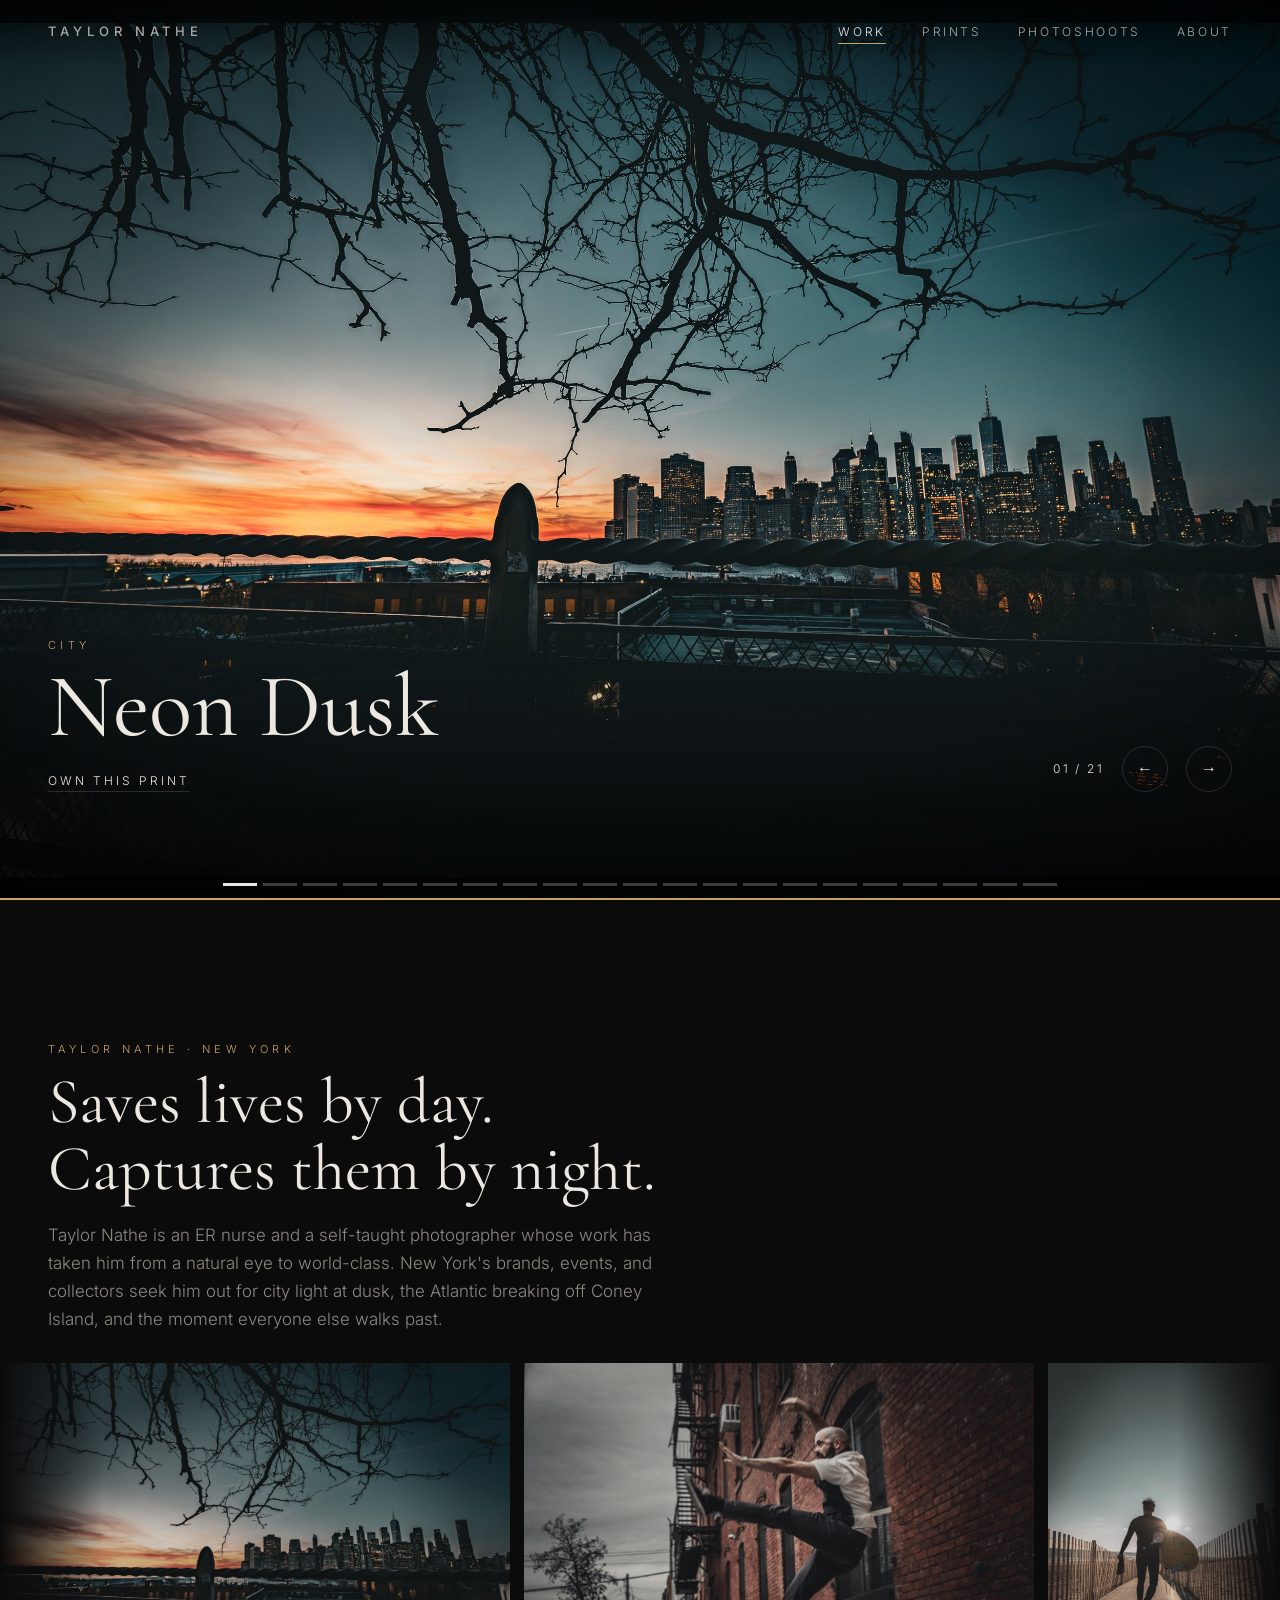
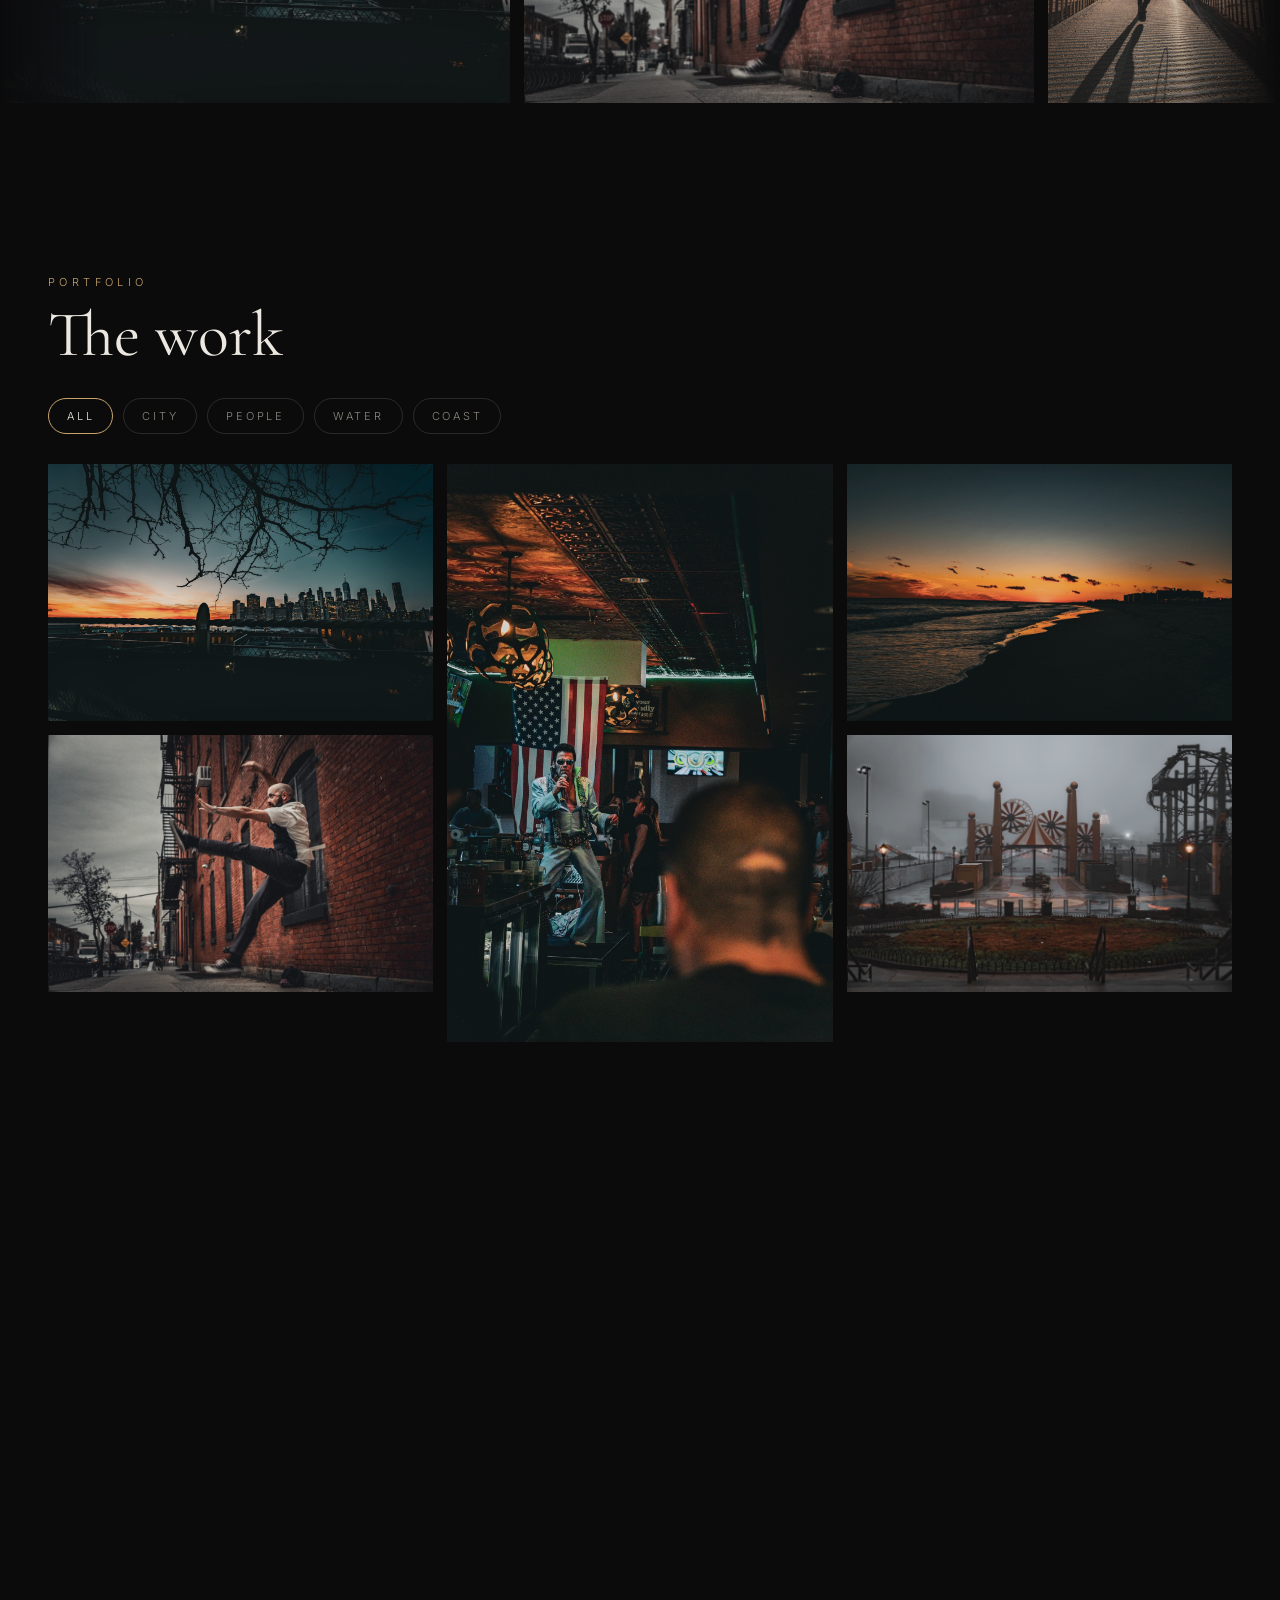
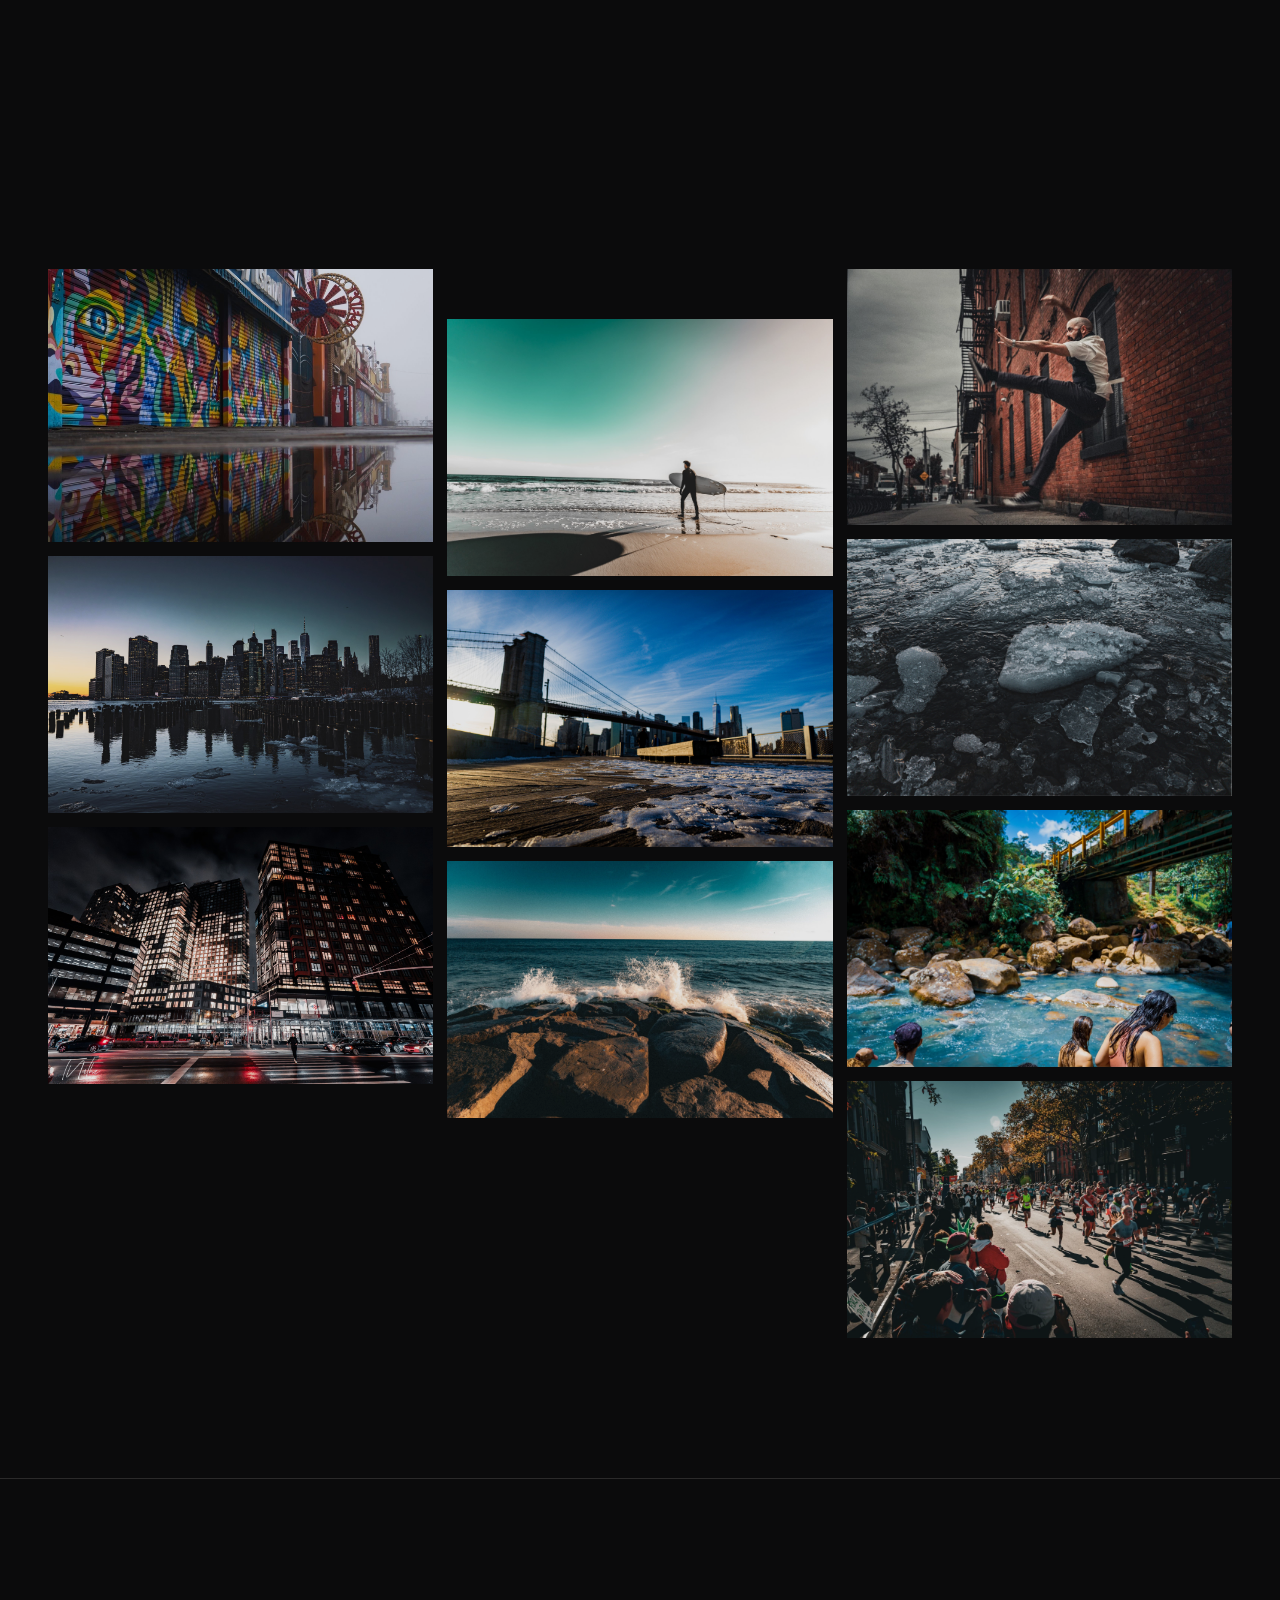
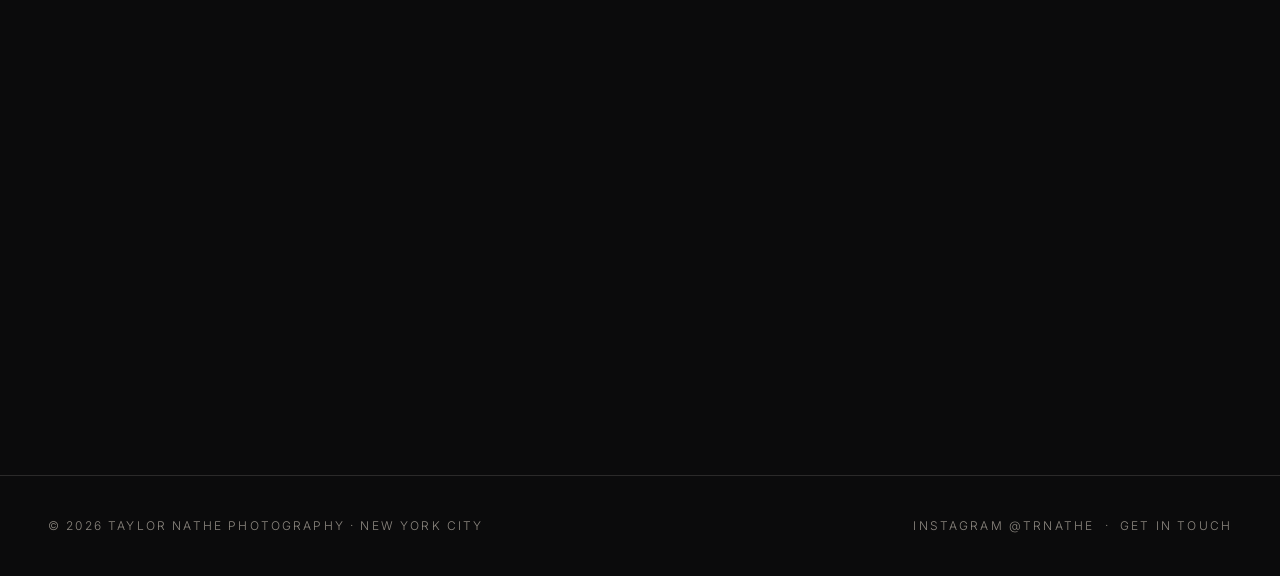
<file: taylor/index.html>
<!doctype html>
<html lang="en">
<head><meta name="robots" content="noindex">
<meta charset="utf-8">
<meta name="viewport" content="width=device-width, initial-scale=1">
<title>Discover the extraordinary in the everyday — Taylor Nathe Photography</title>
<meta name="description" content="Taylor Nathe — New York photographer. Fine art prints of the city and the sea, and portrait, brand, and event photography.">
<link rel="preconnect" href="https://fonts.googleapis.com">
<link href="https://fonts.googleapis.com/css2?family=Cormorant+Garamond:ital,wght@0,400;0,500;1,400&family=Inter:wght@300;400;500&display=swap" rel="stylesheet">
<link rel="stylesheet" href="style.css">
</head>
<body>
<nav class="nav">
  <a class="brand" href="index.html">Taylor Nathe</a>
  <ul>
    <li><a href="index.html#work" class="on">Work</a></li>
    <li><a href="prints.html" >Prints</a></li>
    <li><a href="photoshoots.html" >Photoshoots</a></li>
    <li><a href="about.html" >About</a></li>
  </ul>
</nav>
<header class="stage">
  <div class="caption"><div class="set"></div><h2></h2><a href="#work"></a></div>
  <div class="controls"><span class="count"></span><button class="p" aria-label="Previous">&#8592;</button><button class="n" aria-label="Next">&#8594;</button></div>
  <div class="strip"></div>
  <div class="progress"></div>
</header>

<section class="section" style="padding-bottom:0">
  <div class="wrap fade-in">
    <div class="eyebrow">Taylor Nathe &middot; New York</div>
    <h1 class="h">Saves lives by day.<br>Captures them by night.</h1>
    <p class="lede">Taylor Nathe is an ER nurse and a self-taught photographer whose work has taken him from a natural eye to world-class. New York's brands, events, and collectors seek him out for city light at dusk, the Atlantic breaking off Coney Island, and the moment everyone else walks past.</p>
  </div>
</section>
<div class="reel"><div class="reel-track"></div></div>

<section class="section" id="work">
  <div class="wrap">
    <div class="fade-in"><div class="eyebrow">Portfolio</div><h2 class="h">The work</h2></div>
    <div class="filters"></div>
    <div class="masonry"></div>
  </div>
</section>

<section class="section" style="border-top:1px solid var(--line)">
  <div class="wrap split">
    <div class="fade-in"><div class="eyebrow">Collect</div><h2 class="h">Bring the city home.</h2><p class="lede">Each print is made on premium luster paper, 16&times;24, packed in an archival sleeve with sturdy backing.</p><a class="btn" href="prints.html">Shop prints</a></div>
    <div class="fade-in"><div class="eyebrow">Commission</div><h2 class="h">Make your moment look like this.</h2><p class="lede">Brand campaigns, architecture, races, parades, and portraits across New York, shot with the same gallery eye.</p><a class="btn" href="photoshoots.html">Book a shoot</a></div>
  </div>
</section>
<footer><div class="wrap"><span>&copy; 2026 Taylor Nathe Photography &middot; New York City</span><span><a href="https://www.instagram.com/trnathe">Instagram @trnathe</a> &nbsp;&middot;&nbsp; <a href="https://www.tnathe.com/get-in-touch">Get in touch</a></span></div></footer>
<script src="photos.js"></script>
<script src="app.js"></script>
</body>
</html>
</file>
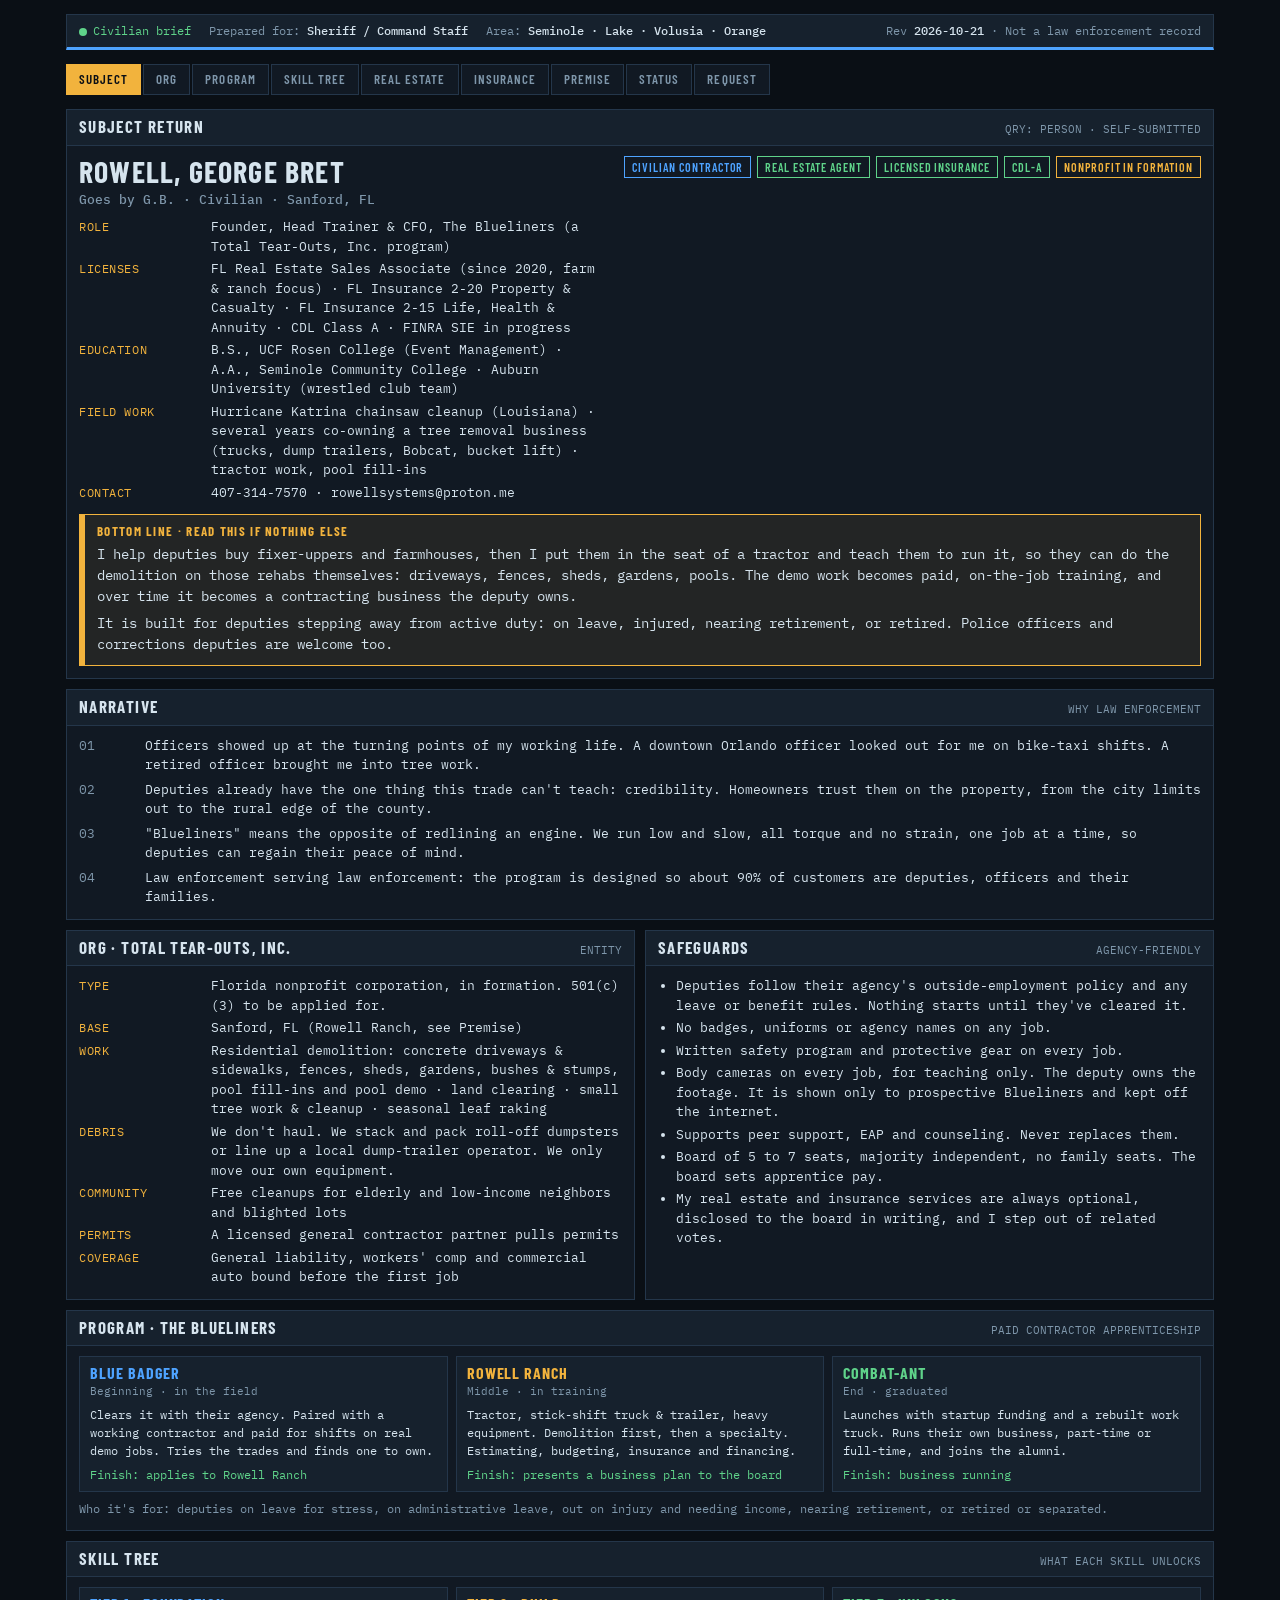
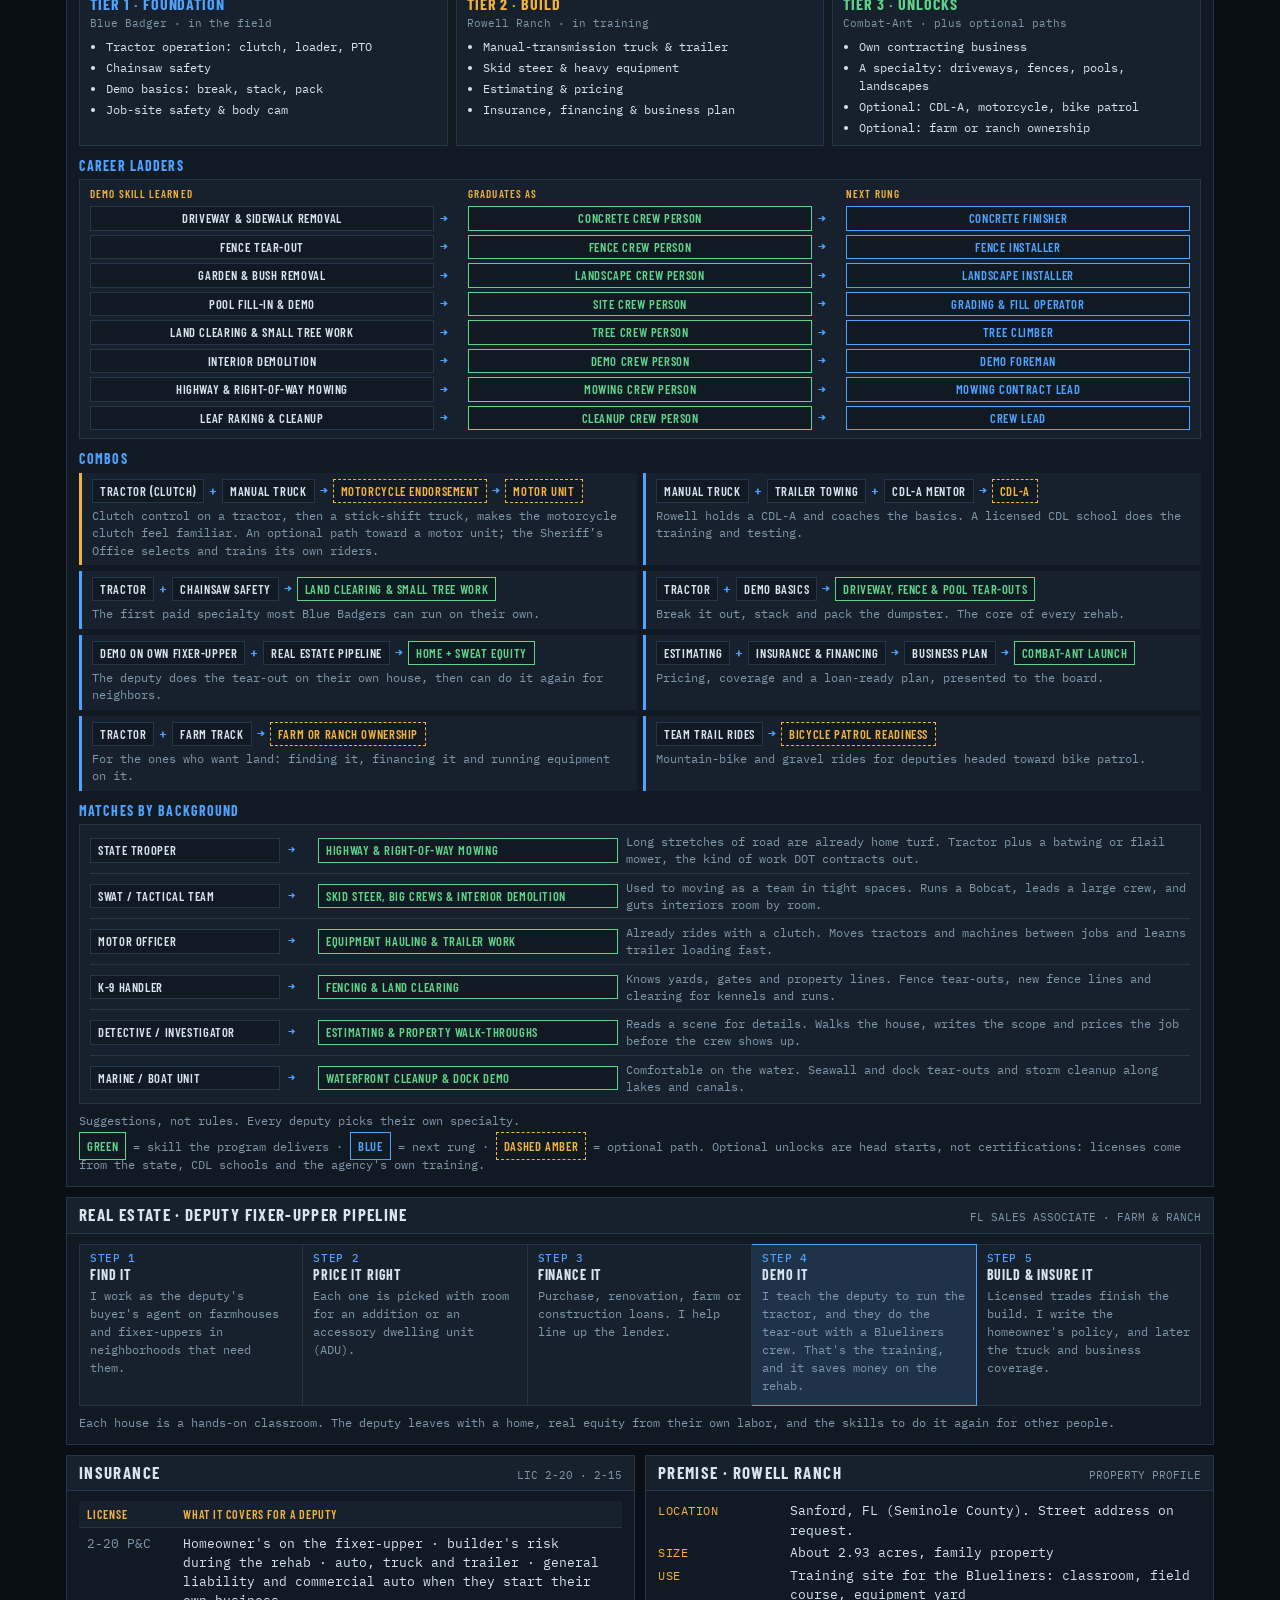
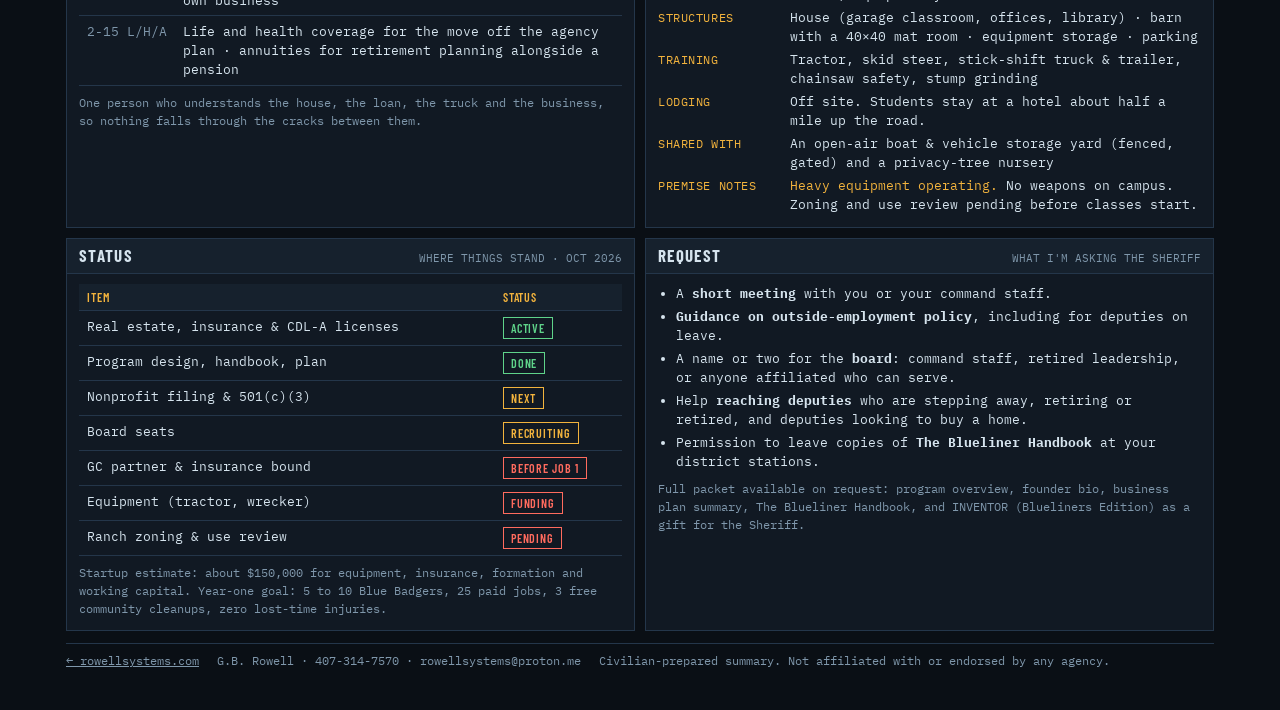
<file: blueliners/sheriff.html>
<!doctype html><html lang="en"><head><meta charset="utf-8"><meta name="viewport" content="width=device-width,initial-scale=1,viewport-fit=cover"><title>Blueliners Sheriff Brief</title>
<meta name="robots" content="noindex">
<link rel="preconnect" href="https://fonts.googleapis.com">
<link rel="stylesheet" href="https://fonts.googleapis.com/css2?family=IBM+Plex+Mono:wght@400;500;700&family=Barlow+Condensed:wght@500;600;700&display=swap">
<!--
  Sheriff Brief, styled like an in-car MDT / CAD return so a sheriff can scan it in a minute.
  Civilian-prepared. No agency names, seals or system names on purpose.
  Print: open in Chrome > Print > Save as PDF (the print styles switch to black on white).
-->
<style>
/* Layout: a single MDT "query return" screen — status bar, tab strip, then stacked record panels in a 2-col grid that drops to 1 col on phones */
:root{
  --bg:#0a0f15;        /* screen surround */
  --panel:#111923;     /* record panel */
  --panel-2:#16212d;   /* field rows / headers */
  --line:#24364a;      /* rules */
  --fg:#d6e4ee;        /* data text */
  --dim:#7f97ab;       /* labels */
  --blue:#4ea3ff;      /* the blue line */
  --amber:#f2b33d;     /* field labels / caution */
  --ok:#5fd38a;        /* clear / active */
  --warn:#ff6b5e;      /* flag / not yet */
  --mono:"IBM Plex Mono",ui-monospace,"Cascadia Mono",Consolas,monospace;
  --cond:"Barlow Condensed","Arial Narrow",Arial,sans-serif;
  color-scheme:dark;
}
*{box-sizing:border-box}
body{background:var(--bg);color:var(--fg);font:13px/1.5 var(--mono);margin:0}
.wrap{max-width:1180px;margin:0 auto;padding-block:14px 40px;padding-left:max(16px,env(safe-area-inset-left,0px));padding-right:max(16px,env(safe-area-inset-right,0px))}

/* status bar */
.status{display:flex;flex-wrap:wrap;gap:6px 18px;align-items:center;background:var(--panel-2);border:1px solid var(--line);border-bottom:3px solid var(--blue);padding:7px 12px;font-size:12px;color:var(--dim)}
.status b{color:var(--fg);font-weight:500}
.status .live{color:var(--ok)}
.status .live::before{content:"";display:inline-block;width:8px;height:8px;border-radius:50%;background:var(--ok);margin-right:6px;vertical-align:middle}
.status .right{margin-left:auto}

/* tab strip */
.tabs{display:flex;flex-wrap:wrap;gap:2px;margin-top:10px;position:sticky;top:env(safe-area-inset-top,0px);z-index:5;background:var(--bg);padding-block:4px}
.tabs a{font:600 13px/1 var(--cond);letter-spacing:.08em;text-transform:uppercase;color:var(--dim);text-decoration:none;padding:8px 12px;background:var(--panel);border:1px solid var(--line)}
.tabs a:hover,.tabs a:focus-visible{color:var(--fg);border-color:var(--blue);outline:none}
.tabs a.hot{color:var(--bg);background:var(--amber);border-color:var(--amber)}
body::before{content:"";position:fixed;inset:0 0 auto;height:env(safe-area-inset-top,0px);z-index:10;background:var(--bg)}

/* panels */
.grid{display:grid;grid-template-columns:repeat(2,minmax(0,1fr));gap:10px;margin-top:10px}
.full{grid-column:1/-1}
.panel{background:var(--panel);border:1px solid var(--line);min-width:0;scroll-margin-top:60px}
.ph{display:flex;flex-wrap:wrap;gap:4px 12px;align-items:baseline;justify-content:space-between;background:var(--panel-2);border-bottom:1px solid var(--line);padding:7px 12px}
.ph h2{margin:0;font:700 17px/1.1 var(--cond);letter-spacing:.08em;text-transform:uppercase;color:var(--fg)}
.ph .code{font-size:11px;color:var(--dim)}
.pb{padding:10px 12px 12px}

/* field rows: label : value */
dl.f{display:grid;grid-template-columns:minmax(118px,auto) minmax(0,1fr);gap:3px 14px;margin:0}
dl.f dt{color:var(--amber);font-size:11.5px;letter-spacing:.05em;text-transform:uppercase;padding-top:1px}
dl.f dd{margin:0;min-width:0}

.subject{display:grid;grid-template-columns:minmax(0,1fr) auto;gap:14px;align-items:start}
.name{font:700 30px/1.05 var(--cond);letter-spacing:.04em;text-transform:uppercase;margin:0 0 8px;text-wrap:balance}
.name small{display:block;font:500 13px/1.4 var(--mono);letter-spacing:0;text-transform:none;color:var(--dim);margin-top:4px}

/* chips */
.chip{display:inline-block;font:600 12px/1 var(--cond);letter-spacing:.08em;text-transform:uppercase;padding:4px 7px;border:1px solid currentColor;white-space:nowrap}
.c-ok{color:var(--ok)} .c-warn{color:var(--warn)} .c-amb{color:var(--amber)} .c-blue{color:var(--blue)}
.chips{display:flex;flex-wrap:wrap;gap:6px}

/* alert box */
.alert{border:1px solid var(--amber);border-left:6px solid var(--amber);background:color-mix(in srgb,var(--amber) 8%,var(--panel));padding:10px 12px}
.alert .lbl{font:700 13px/1 var(--cond);letter-spacing:.1em;color:var(--amber);text-transform:uppercase;margin-bottom:6px}
.alert p{margin:0;font-size:14px}
.alert p+p{margin-top:6px}

/* narrative */
.narr{margin:0;padding-left:0;list-style:none;display:grid;gap:5px}
.narr li{display:grid;grid-template-columns:58px minmax(0,1fr);gap:8px}
.narr li span{color:var(--dim)}

/* tables */
.tw{overflow-x:auto}
table{border-collapse:collapse;width:100%;font-size:12.5px}
th,td{text-align:left;vertical-align:top;padding:6px 8px;border-bottom:1px solid var(--line)}
th{font:600 12px/1.2 var(--cond);letter-spacing:.08em;text-transform:uppercase;color:var(--amber);background:var(--panel-2)}
td.k{color:var(--dim);white-space:nowrap;font-variant-numeric:tabular-nums}

/* pipeline */
.pipe{display:grid;grid-template-columns:repeat(5,minmax(0,1fr));gap:0;counter-reset:s}
.pipe div{position:relative;padding:8px 10px 10px;border:1px solid var(--line);background:var(--panel-2);min-width:0}
.pipe div+div{border-left:0}
.pipe b{display:block;font:700 14px/1.1 var(--cond);letter-spacing:.06em;text-transform:uppercase;color:var(--fg);margin-bottom:4px}
.pipe b::before{counter-increment:s;content:"STEP " counter(s);display:block;font:500 10.5px/1 var(--mono);color:var(--blue);letter-spacing:.06em;margin-bottom:4px}
.pipe .demo{background:color-mix(in srgb,var(--blue) 14%,var(--panel-2));border-color:var(--blue)}
.pipe p{margin:0;font-size:12px;color:var(--dim)}

.note{color:var(--dim);font-size:12px;margin:8px 0 0}
ul.tight{margin:0;padding-left:18px;display:grid;gap:3px}
h3{font:700 14px/1.1 var(--cond);letter-spacing:.08em;text-transform:uppercase;color:var(--blue);margin:12px 0 6px}
h3:first-child{margin-top:0}

.stages{display:grid;grid-template-columns:repeat(3,minmax(0,1fr));gap:8px}
.stage{border:1px solid var(--line);padding:8px 10px;background:var(--panel-2);min-width:0}
.stage .t{font:700 16px/1 var(--cond);letter-spacing:.06em;text-transform:uppercase}
.stage .w{font-size:11px;color:var(--dim);margin:2px 0 6px}
.stage p{margin:0;font-size:12px}
.stage .fin{margin-top:6px;font-size:11.5px;color:var(--ok)}

.foot{margin-top:12px;display:flex;flex-wrap:wrap;gap:6px 18px;font-size:11.5px;color:var(--dim);border-top:1px solid var(--line);padding-top:8px}

/* skill tree */
.tiers{display:grid;grid-template-columns:repeat(3,minmax(0,1fr));gap:8px}
.tier{border:1px solid var(--line);background:var(--panel-2);padding:8px 10px;min-width:0}
.tier .t{font:700 16px/1 var(--cond);letter-spacing:.06em;text-transform:uppercase}
.tier .w{font-size:11px;color:var(--dim);margin:3px 0 6px}
.tier ul{margin:0;padding-left:16px;display:grid;gap:3px;font-size:12px}
.combos{display:grid;grid-template-columns:repeat(2,minmax(0,1fr));gap:6px}
.combo{display:grid;gap:4px;align-content:start;border-left:3px solid var(--blue);padding:6px 10px;background:var(--panel-2);min-width:0}
.eq{display:flex;flex-wrap:wrap;align-items:center;gap:5px}
.node{font:600 12.5px/1 var(--cond);letter-spacing:.05em;text-transform:uppercase;padding:5px 7px;border:1px solid var(--line);background:var(--panel);color:var(--fg)}
.node.un{border-color:var(--ok);color:var(--ok)}
.node.opt{border-color:var(--amber);color:var(--amber);border-style:dashed}
.op{color:var(--blue);font-weight:700}
.combo p{margin:0;font-size:11.5px;color:var(--dim)}
.combo.star{border-left-color:var(--amber)}

.match{display:grid;grid-template-columns:190px 22px 300px minmax(0,1fr);gap:4px 8px;align-items:center;font-size:12px}
.match .why{color:var(--dim);font-size:11.5px}
.match + .match{border-top:1px solid var(--line);padding-top:5px}
.matches{display:grid;gap:5px;background:var(--panel-2);border:1px solid var(--line);padding:8px 10px}
.ladders{display:grid;gap:4px;background:var(--panel-2);border:1px solid var(--line);padding:8px 10px}
.lad{display:grid;grid-template-columns:minmax(0,1fr) 22px minmax(0,1fr) 22px minmax(0,1fr);gap:4px 6px;align-items:center}
.lad.hd{font:600 11px/1 var(--cond);letter-spacing:.1em;text-transform:uppercase;color:var(--amber);padding-bottom:3px}
.lad .node{text-align:center}
.node.nx{border-color:var(--blue);color:var(--blue)}
@media (max-width:820px){
  .grid{grid-template-columns:minmax(0,1fr)}
  .pipe{grid-template-columns:minmax(0,1fr)}
  .pipe div+div{border-left:1px solid var(--line);border-top:0}
  .stages{grid-template-columns:minmax(0,1fr)}
  .tiers,.combos{grid-template-columns:minmax(0,1fr)}
  .lad{grid-template-columns:minmax(0,1fr) 14px minmax(0,1fr) 14px minmax(0,1fr)} .lad .node{font-size:11px;padding:4px}
  .match{grid-template-columns:minmax(0,1fr) 18px minmax(0,1fr)} .match .why{grid-column:1/-1}
  .subject{grid-template-columns:minmax(0,1fr)}
  .status .right{margin-left:0}
}
@media (max-width:460px){ dl.f{grid-template-columns:minmax(0,1fr)} dl.f dd{margin-bottom:6px} }

@media print{
  :root{--bg:#fff;--panel:#fff;--panel-2:#eef2f5;--line:#9aa8b4;--fg:#111;--dim:#4a5866;--blue:#0b4fa0;--amber:#8a5a00;--ok:#16723a;--warn:#b3261e;color-scheme:light}
  body{font-size:9.5px;line-height:1.4}
  .tabs{display:none}
  .grid{grid-template-columns:repeat(2,minmax(0,1fr));gap:7px;margin-top:7px}
  .pipe{grid-template-columns:repeat(5,minmax(0,1fr))}
  .pipe div+div{border-left:0;border-top:1px solid var(--line)}
  .stages{grid-template-columns:repeat(3,minmax(0,1fr))}
  .subject{grid-template-columns:minmax(0,1fr)}
  .subject .chips{order:-1}
  dl.f{grid-template-columns:minmax(96px,auto) minmax(0,1fr)}
  .pb{padding:7px 10px 9px}
  .ph{padding:5px 10px}
  .ph h2{font-size:14px}
  .name{font-size:24px}
  .alert p{font-size:11px}
  table{font-size:9.5px}
  th,td{padding:4px 6px}
  .note,.pipe p,.stage p{font-size:9.5px}
  .wrap{padding:0;max-width:none}
  .panel,.stage,.pipe div,.combo,.tier{break-inside:avoid}
  #skills{break-inside:auto}
  .tiers{grid-template-columns:repeat(3,minmax(0,1fr))}
  .combos{grid-template-columns:repeat(2,minmax(0,1fr))}
  .node{font-size:10.5px;padding:3px 5px}
  .match{grid-template-columns:150px 16px 210px minmax(0,1fr)}
  .alert{background:#fff8e6}
  .pipe .demo{background:#e6f0fb}
  @page{size:letter;margin:.45in}
}
</style>

<div class="wrap">

  <div class="status" role="banner">
    <span class="live">Civilian brief</span>
    <span>Prepared for: <b>Sheriff / Command Staff</b></span>
    <span>Area: <b>Seminole · Lake · Volusia · Orange</b></span>
    <span class="right">Rev <b>2026-10-21</b> · Not a law enforcement record</span>
  </div>

  <nav class="tabs" aria-label="Sections">
    <a class="hot" href="#subject">Subject</a>
    <a href="#tto">Org</a>
    <a href="#program">Program</a>
    <a href="#skills">Skill Tree</a>
    <a href="#realestate">Real Estate</a>
    <a href="#insurance">Insurance</a>
    <a href="#premise">Premise</a>
    <a href="#status">Status</a>
    <a href="#ask">Request</a>
  </nav>

  <div class="grid">

    <!-- SUBJECT -->
    <section class="panel full" id="subject">
      <div class="ph"><h2>Subject Return</h2><span class="code">QRY: PERSON · SELF-SUBMITTED</span></div>
      <div class="pb subject">
        <div>
          <p class="name">Rowell, George Bret <small>Goes by G.B. · Civilian · Sanford, FL</small></p>
          <dl class="f">
                        <dt>Role</dt><dd>Founder, Head Trainer &amp; CFO, The Blueliners (a Total Tear-Outs, Inc. program)</dd>
            <dt>Licenses</dt><dd>FL Real Estate Sales Associate (since 2020, farm &amp; ranch focus) · FL Insurance 2-20 Property &amp; Casualty · FL Insurance 2-15 Life, Health &amp; Annuity · CDL Class A · FINRA SIE in progress</dd>
            <dt>Education</dt><dd>B.S., UCF Rosen College (Event Management) · A.A., Seminole Community College · Auburn University (wrestled club team)</dd>
            <dt>Field work</dt><dd>Hurricane Katrina chainsaw cleanup (Louisiana) · several years co-owning a tree removal business (trucks, dump trailers, Bobcat, bucket lift) · tractor work, pool fill-ins</dd>
            <dt>Contact</dt><dd>407-314-7570 · rowellsystems@proton.me</dd>
          </dl>
        </div>
        <div class="chips" aria-label="Flags">
          <span class="chip c-blue">Civilian contractor</span>
          <span class="chip c-ok">Real Estate Agent</span>
          <span class="chip c-ok">Licensed Insurance</span>
          <span class="chip c-ok">CDL-A</span>
          <span class="chip c-amb">Nonprofit in formation</span>
        </div>
      </div>
      <div class="pb" style="padding-top:0">
        <div class="alert">
          <div class="lbl">Bottom line · read this if nothing else</div>
          <p>I help deputies buy fixer-uppers and farmhouses, then I put them in the seat of a tractor and teach them to run it, so they can do the demolition on those rehabs themselves: driveways, fences, sheds, gardens, pools. The demo work becomes paid, on-the-job training, and over time it becomes a contracting business the deputy owns.</p>
          <p>It is built for deputies stepping away from active duty: on leave, injured, nearing retirement, or retired. Police officers and corrections deputies are welcome too.</p>
        </div>
      </div>
    </section>

    <!-- NARRATIVE -->
    <section class="panel full">
      <div class="ph"><h2>Narrative</h2><span class="code">WHY LAW ENFORCEMENT</span></div>
      <div class="pb">
        <ol class="narr">
          <li><span>01</span>Officers showed up at the turning points of my working life. A downtown Orlando officer looked out for me on bike-taxi shifts. A retired officer brought me into tree work.</li>
          <li><span>02</span>Deputies already have the one thing this trade can't teach: credibility. Homeowners trust them on the property, from the city limits out to the rural edge of the county.</li>
          <li><span>03</span>"Blueliners" means the opposite of redlining an engine. We run low and slow, all torque and no strain, one job at a time, so deputies can regain their peace of mind.</li>
          <li><span>04</span>Law enforcement serving law enforcement: the program is designed so about 90% of customers are deputies, officers and their families.</li>
        </ol>
      </div>
    </section>

    <!-- TTO -->
    <section class="panel" id="tto">
      <div class="ph"><h2>Org · Total Tear-Outs, Inc.</h2><span class="code">ENTITY</span></div>
      <div class="pb">
        <dl class="f">
          <dt>Type</dt><dd>Florida nonprofit corporation, in formation. 501(c)(3) to be applied for.</dd>
          <dt>Base</dt><dd>Sanford, FL (Rowell Ranch, see Premise)</dd>
          <dt>Work</dt><dd>Residential demolition: concrete driveways &amp; sidewalks, fences, sheds, gardens, bushes &amp; stumps, pool fill-ins and pool demo · land clearing · small tree work &amp; cleanup · seasonal leaf raking</dd>
          <dt>Debris</dt><dd>We don't haul. We stack and pack roll-off dumpsters or line up a local dump-trailer operator. We only move our own equipment.</dd>
          <dt>Community</dt><dd>Free cleanups for elderly and low-income neighbors and blighted lots</dd>
          <dt>Permits</dt><dd>A licensed general contractor partner pulls permits</dd>
          <dt>Coverage</dt><dd>General liability, workers' comp and commercial auto bound before the first job</dd>
        </dl>
      </div>
    </section>

    <!-- SAFEGUARDS -->
    <section class="panel">
      <div class="ph"><h2>Safeguards</h2><span class="code">AGENCY-FRIENDLY</span></div>
      <div class="pb">
        <ul class="tight">
          <li>Deputies follow their agency's outside-employment policy and any leave or benefit rules. Nothing starts until they've cleared it.</li>
          <li>No badges, uniforms or agency names on any job.</li>
          <li>Written safety program and protective gear on every job.</li>
          <li>Body cameras on every job, for teaching only. The deputy owns the footage. It is shown only to prospective Blueliners and kept off the internet.</li>
          <li>Supports peer support, EAP and counseling. Never replaces them.</li>
          <li>Board of 5 to 7 seats, majority independent, no family seats. The board sets apprentice pay.</li>
          <li>My real estate and insurance services are always optional, disclosed to the board in writing, and I step out of related votes.</li>
        </ul>
      </div>
    </section>

    <!-- PROGRAM -->
    <section class="panel full" id="program">
      <div class="ph"><h2>Program · The Blueliners</h2><span class="code">PAID CONTRACTOR APPRENTICESHIP</span></div>
      <div class="pb">
        <div class="stages">
          <div class="stage">
            <div class="t c-blue">Blue Badger</div>
            <div class="w">Beginning · in the field</div>
            <p>Clears it with their agency. Paired with a working contractor and paid for shifts on real demo jobs. Tries the trades and finds one to own.</p>
            <div class="fin">Finish: applies to Rowell Ranch</div>
          </div>
          <div class="stage">
            <div class="t c-amb">Rowell Ranch</div>
            <div class="w">Middle · in training</div>
            <p>Tractor, stick-shift truck &amp; trailer, heavy equipment. Demolition first, then a specialty. Estimating, budgeting, insurance and financing.</p>
            <div class="fin">Finish: presents a business plan to the board</div>
          </div>
          <div class="stage">
            <div class="t c-ok">Combat-Ant</div>
            <div class="w">End · graduated</div>
            <p>Launches with startup funding and a rebuilt work truck. Runs their own business, part-time or full-time, and joins the alumni.</p>
            <div class="fin">Finish: business running</div>
          </div>
        </div>
        <p class="note">Who it's for: deputies on leave for stress, on administrative leave, out on injury and needing income, nearing retirement, or retired or separated.</p>
      </div>
    </section>

    <!-- SKILL TREE -->
    <section class="panel full" id="skills">
      <div class="ph"><h2>Skill Tree</h2><span class="code">WHAT EACH SKILL UNLOCKS</span></div>
      <div class="pb">
        <div class="tiers">
          <div class="tier">
            <div class="t c-blue">Tier 1 · Foundation</div>
            <div class="w">Blue Badger · in the field</div>
            <ul><li>Tractor operation: clutch, loader, PTO</li><li>Chainsaw safety</li><li>Demo basics: break, stack, pack</li><li>Job-site safety &amp; body cam</li></ul>
          </div>
          <div class="tier">
            <div class="t c-amb">Tier 2 · Build</div>
            <div class="w">Rowell Ranch · in training</div>
            <ul><li>Manual-transmission truck &amp; trailer</li><li>Skid steer &amp; heavy equipment</li><li>Estimating &amp; pricing</li><li>Insurance, financing &amp; business plan</li></ul>
          </div>
          <div class="tier">
            <div class="t c-ok">Tier 3 · Unlocks</div>
            <div class="w">Combat-Ant · plus optional paths</div>
            <ul><li>Own contracting business</li><li>A specialty: driveways, fences, pools, landscapes</li><li>Optional: CDL-A, motorcycle, bike patrol</li><li>Optional: farm or ranch ownership</li></ul>
          </div>
        </div>
        <h3>Career ladders</h3>
        <div class="ladders">
          <div class="lad hd"><span>Demo skill learned</span><span></span><span>Graduates as</span><span></span><span>Next rung</span></div>
          <div class="lad"><span class="node">Driveway &amp; sidewalk removal</span><span class="op">→</span><span class="node un">Concrete crew person</span><span class="op">→</span><span class="node nx">Concrete finisher</span></div>
          <div class="lad"><span class="node">Fence tear-out</span><span class="op">→</span><span class="node un">Fence crew person</span><span class="op">→</span><span class="node nx">Fence installer</span></div>
          <div class="lad"><span class="node">Garden &amp; bush removal</span><span class="op">→</span><span class="node un">Landscape crew person</span><span class="op">→</span><span class="node nx">Landscape installer</span></div>
          <div class="lad"><span class="node">Pool fill-in &amp; demo</span><span class="op">→</span><span class="node un">Site crew person</span><span class="op">→</span><span class="node nx">Grading &amp; fill operator</span></div>
          <div class="lad"><span class="node">Land clearing &amp; small tree work</span><span class="op">→</span><span class="node un">Tree crew person</span><span class="op">→</span><span class="node nx">Tree climber</span></div>
          <div class="lad"><span class="node">Interior demolition</span><span class="op">→</span><span class="node un">Demo crew person</span><span class="op">→</span><span class="node nx">Demo foreman</span></div>
          <div class="lad"><span class="node">Highway &amp; right-of-way mowing</span><span class="op">→</span><span class="node un">Mowing crew person</span><span class="op">→</span><span class="node nx">Mowing contract lead</span></div>
          <div class="lad"><span class="node">Leaf raking &amp; cleanup</span><span class="op">→</span><span class="node un">Cleanup crew person</span><span class="op">→</span><span class="node nx">Crew lead</span></div>
        </div>
        <h3>Combos</h3>
        <div class="combos">
          <div class="combo star">
            <div class="eq"><span class="node ">Tractor (clutch)</span><span class="op">+</span><span class="node ">Manual truck</span><span class="op">→</span><span class="node opt">Motorcycle endorsement</span><span class="op">→</span><span class="node opt">Motor unit</span></div>
            <p>Clutch control on a tractor, then a stick-shift truck, makes the motorcycle clutch feel familiar. An optional path toward a motor unit; the Sheriff’s Office selects and trains its own riders.</p>
          </div>
          <div class="combo">
            <div class="eq"><span class="node ">Manual truck</span><span class="op">+</span><span class="node ">Trailer towing</span><span class="op">+</span><span class="node ">CDL-A mentor</span><span class="op">→</span><span class="node opt">CDL-A</span></div>
            <p>Rowell holds a CDL-A and coaches the basics. A licensed CDL school does the training and testing.</p>
          </div>
          <div class="combo">
            <div class="eq"><span class="node ">Tractor</span><span class="op">+</span><span class="node ">Chainsaw safety</span><span class="op">→</span><span class="node un">Land clearing &amp; small tree work</span></div>
            <p>The first paid specialty most Blue Badgers can run on their own.</p>
          </div>
          <div class="combo">
            <div class="eq"><span class="node ">Tractor</span><span class="op">+</span><span class="node ">Demo basics</span><span class="op">→</span><span class="node un">Driveway, fence &amp; pool tear-outs</span></div>
            <p>Break it out, stack and pack the dumpster. The core of every rehab.</p>
          </div>
          <div class="combo">
            <div class="eq"><span class="node ">Demo on own fixer-upper</span><span class="op">+</span><span class="node ">Real estate pipeline</span><span class="op">→</span><span class="node un">Home + sweat equity</span></div>
            <p>The deputy does the tear-out on their own house, then can do it again for neighbors.</p>
          </div>
          <div class="combo">
            <div class="eq"><span class="node ">Estimating</span><span class="op">+</span><span class="node ">Insurance &amp; financing</span><span class="op">→</span><span class="node ">Business plan</span><span class="op">→</span><span class="node un">Combat-Ant launch</span></div>
            <p>Pricing, coverage and a loan-ready plan, presented to the board.</p>
          </div>
          <div class="combo">
            <div class="eq"><span class="node ">Tractor</span><span class="op">+</span><span class="node ">Farm track</span><span class="op">→</span><span class="node opt">Farm or ranch ownership</span></div>
            <p>For the ones who want land: finding it, financing it and running equipment on it.</p>
          </div>
          <div class="combo">
            <div class="eq"><span class="node ">Team trail rides</span><span class="op">→</span><span class="node opt">Bicycle patrol readiness</span></div>
            <p>Mountain-bike and gravel rides for deputies headed toward bike patrol.</p>
          </div>
        </div>
        <h3>Matches by background</h3>
        <div class="matches">
          <div class="match"><span class="node">State trooper</span><span class="op">→</span><span class="node un">Highway &amp; right-of-way mowing</span><span class="why">Long stretches of road are already home turf. Tractor plus a batwing or flail mower, the kind of work DOT contracts out.</span></div>
          <div class="match"><span class="node">SWAT / tactical team</span><span class="op">→</span><span class="node un">Skid steer, big crews &amp; interior demolition</span><span class="why">Used to moving as a team in tight spaces. Runs a Bobcat, leads a large crew, and guts interiors room by room.</span></div>
          <div class="match"><span class="node">Motor officer</span><span class="op">→</span><span class="node un">Equipment hauling &amp; trailer work</span><span class="why">Already rides with a clutch. Moves tractors and machines between jobs and learns trailer loading fast.</span></div>
          <div class="match"><span class="node">K-9 handler</span><span class="op">→</span><span class="node un">Fencing &amp; land clearing</span><span class="why">Knows yards, gates and property lines. Fence tear-outs, new fence lines and clearing for kennels and runs.</span></div>
          <div class="match"><span class="node">Detective / investigator</span><span class="op">→</span><span class="node un">Estimating &amp; property walk-throughs</span><span class="why">Reads a scene for details. Walks the house, writes the scope and prices the job before the crew shows up.</span></div>
          <div class="match"><span class="node">Marine / boat unit</span><span class="op">→</span><span class="node un">Waterfront cleanup &amp; dock demo</span><span class="why">Comfortable on the water. Seawall and dock tear-outs and storm cleanup along lakes and canals.</span></div>
        </div>
        <p class="note">Suggestions, not rules. Every deputy picks their own specialty.</p>
        <p class="note"><span class="node un">Green</span> = skill the program delivers · <span class="node nx">Blue</span> = next rung · <span class="node opt">Dashed amber</span> = optional path. Optional unlocks are head starts, not certifications: licenses come from the state, CDL schools and the agency's own training.</p>
      </div>
    </section>

    <!-- REAL ESTATE -->
    <section class="panel full" id="realestate">
      <div class="ph"><h2>Real Estate · Deputy Fixer-Upper Pipeline</h2><span class="code">FL SALES ASSOCIATE · FARM &amp; RANCH</span></div>
      <div class="pb">
        <div class="pipe">
          <div><b>Find it</b><p>I work as the deputy's buyer's agent on farmhouses and fixer-uppers in neighborhoods that need them.</p></div>
          <div><b>Price it right</b><p>Each one is picked with room for an addition or an accessory dwelling unit (ADU).</p></div>
          <div><b>Finance it</b><p>Purchase, renovation, farm or construction loans. I help line up the lender.</p></div>
          <div class="demo"><b>Demo it</b><p>I teach the deputy to run the tractor, and they do the tear-out with a Blueliners crew. That's the training, and it saves money on the rehab.</p></div>
          <div><b>Build &amp; insure it</b><p>Licensed trades finish the build. I write the homeowner's policy, and later the truck and business coverage.</p></div>
        </div>
        <p class="note">Each house is a hands-on classroom. The deputy leaves with a home, real equity from their own labor, and the skills to do it again for other people.</p>
      </div>
    </section>

    <!-- INSURANCE -->
    <section class="panel" id="insurance">
      <div class="ph"><h2>Insurance</h2><span class="code">LIC 2-20 · 2-15</span></div>
      <div class="pb">
        <div class="tw"><table>
          <thead><tr><th>License</th><th>What it covers for a deputy</th></tr></thead>
          <tbody>
            <tr><td class="k">2-20 P&amp;C</td><td>Homeowner's on the fixer-upper · builder's risk during the rehab · auto, truck and trailer · general liability and commercial auto when they start their own business</td></tr>
            <tr><td class="k">2-15 L/H/A</td><td>Life and health coverage for the move off the agency plan · annuities for retirement planning alongside a pension</td></tr>
          </tbody>
        </table></div>
        <p class="note">One person who understands the house, the loan, the truck and the business, so nothing falls through the cracks between them.</p>
      </div>
    </section>

    <!-- PREMISE -->
    <section class="panel" id="premise">
      <div class="ph"><h2>Premise · Rowell Ranch</h2><span class="code">PROPERTY PROFILE</span></div>
      <div class="pb">
        <dl class="f">
          <dt>Location</dt><dd>Sanford, FL (Seminole County). Street address on request.</dd>
          <dt>Size</dt><dd>About 2.93 acres, family property</dd>
          <dt>Use</dt><dd>Training site for the Blueliners: classroom, field course, equipment yard</dd>
          <dt>Structures</dt><dd>House (garage classroom, offices, library) · barn with a 40×40 mat room · equipment storage · parking</dd>
          <dt>Training</dt><dd>Tractor, skid steer, stick-shift truck &amp; trailer, chainsaw safety, stump grinding</dd>
          <dt>Lodging</dt><dd>Off site. Students stay at a hotel about half a mile up the road.</dd>
          <dt>Shared with</dt><dd>An open-air boat &amp; vehicle storage yard (fenced, gated) and a privacy-tree nursery</dd>
          <dt>Premise notes</dt><dd><span class="c-amb">Heavy equipment operating.</span> No weapons on campus. Zoning and use review pending before classes start.</dd>
        </dl>
      </div>
    </section>

    <!-- STATUS -->
    <section class="panel" id="status">
      <div class="ph"><h2>Status</h2><span class="code">WHERE THINGS STAND · OCT 2026</span></div>
      <div class="pb">
        <div class="tw"><table>
          <thead><tr><th>Item</th><th>Status</th></tr></thead>
          <tbody>
            <tr><td>Real estate, insurance &amp; CDL-A licenses</td><td><span class="chip c-ok">Active</span></td></tr>
            <tr><td>Program design, handbook, plan</td><td><span class="chip c-ok">Done</span></td></tr>
            <tr><td>Nonprofit filing &amp; 501(c)(3)</td><td><span class="chip c-amb">Next</span></td></tr>
            <tr><td>Board seats</td><td><span class="chip c-amb">Recruiting</span></td></tr>
            <tr><td>GC partner &amp; insurance bound</td><td><span class="chip c-warn">Before job 1</span></td></tr>
            <tr><td>Equipment (tractor, wrecker)</td><td><span class="chip c-warn">Funding</span></td></tr>
            <tr><td>Ranch zoning &amp; use review</td><td><span class="chip c-warn">Pending</span></td></tr>
          </tbody>
        </table></div>
        <p class="note">Startup estimate: about $150,000 for equipment, insurance, formation and working capital. Year-one goal: 5 to 10 Blue Badgers, 25 paid jobs, 3 free community cleanups, zero lost-time injuries.</p>
      </div>
    </section>

    <!-- ASK -->
    <section class="panel" id="ask">
      <div class="ph"><h2>Request</h2><span class="code">WHAT I'M ASKING THE SHERIFF</span></div>
      <div class="pb">
        <ul class="tight">
          <li>A <b>short meeting</b> with you or your command staff.</li>
          <li><b>Guidance on outside-employment policy</b>, including for deputies on leave.</li>
          <li>A name or two for the <b>board</b>: command staff, retired leadership, or anyone affiliated who can serve.</li>
          <li>Help <b>reaching deputies</b> who are stepping away, retiring or retired, and deputies looking to buy a home.</li>
          <li>Permission to leave copies of <b>The Blueliner Handbook</b> at your district stations.</li>
        </ul>
        <p class="note">Full packet available on request: program overview, founder bio, business plan summary, The Blueliner Handbook, and INVENTOR (Blueliners Edition) as a gift for the Sheriff.</p>
      </div>
    </section>

  </div>

  <div class="foot">
    <span><a href="../" style="color:inherit">← rowellsystems.com</a></span>
    <span>G.B. Rowell · 407-314-7570 · rowellsystems@proton.me</span>
    <span>Civilian-prepared summary. Not affiliated with or endorsed by any agency.</span>
  </div>

</div>
</html>
</file>
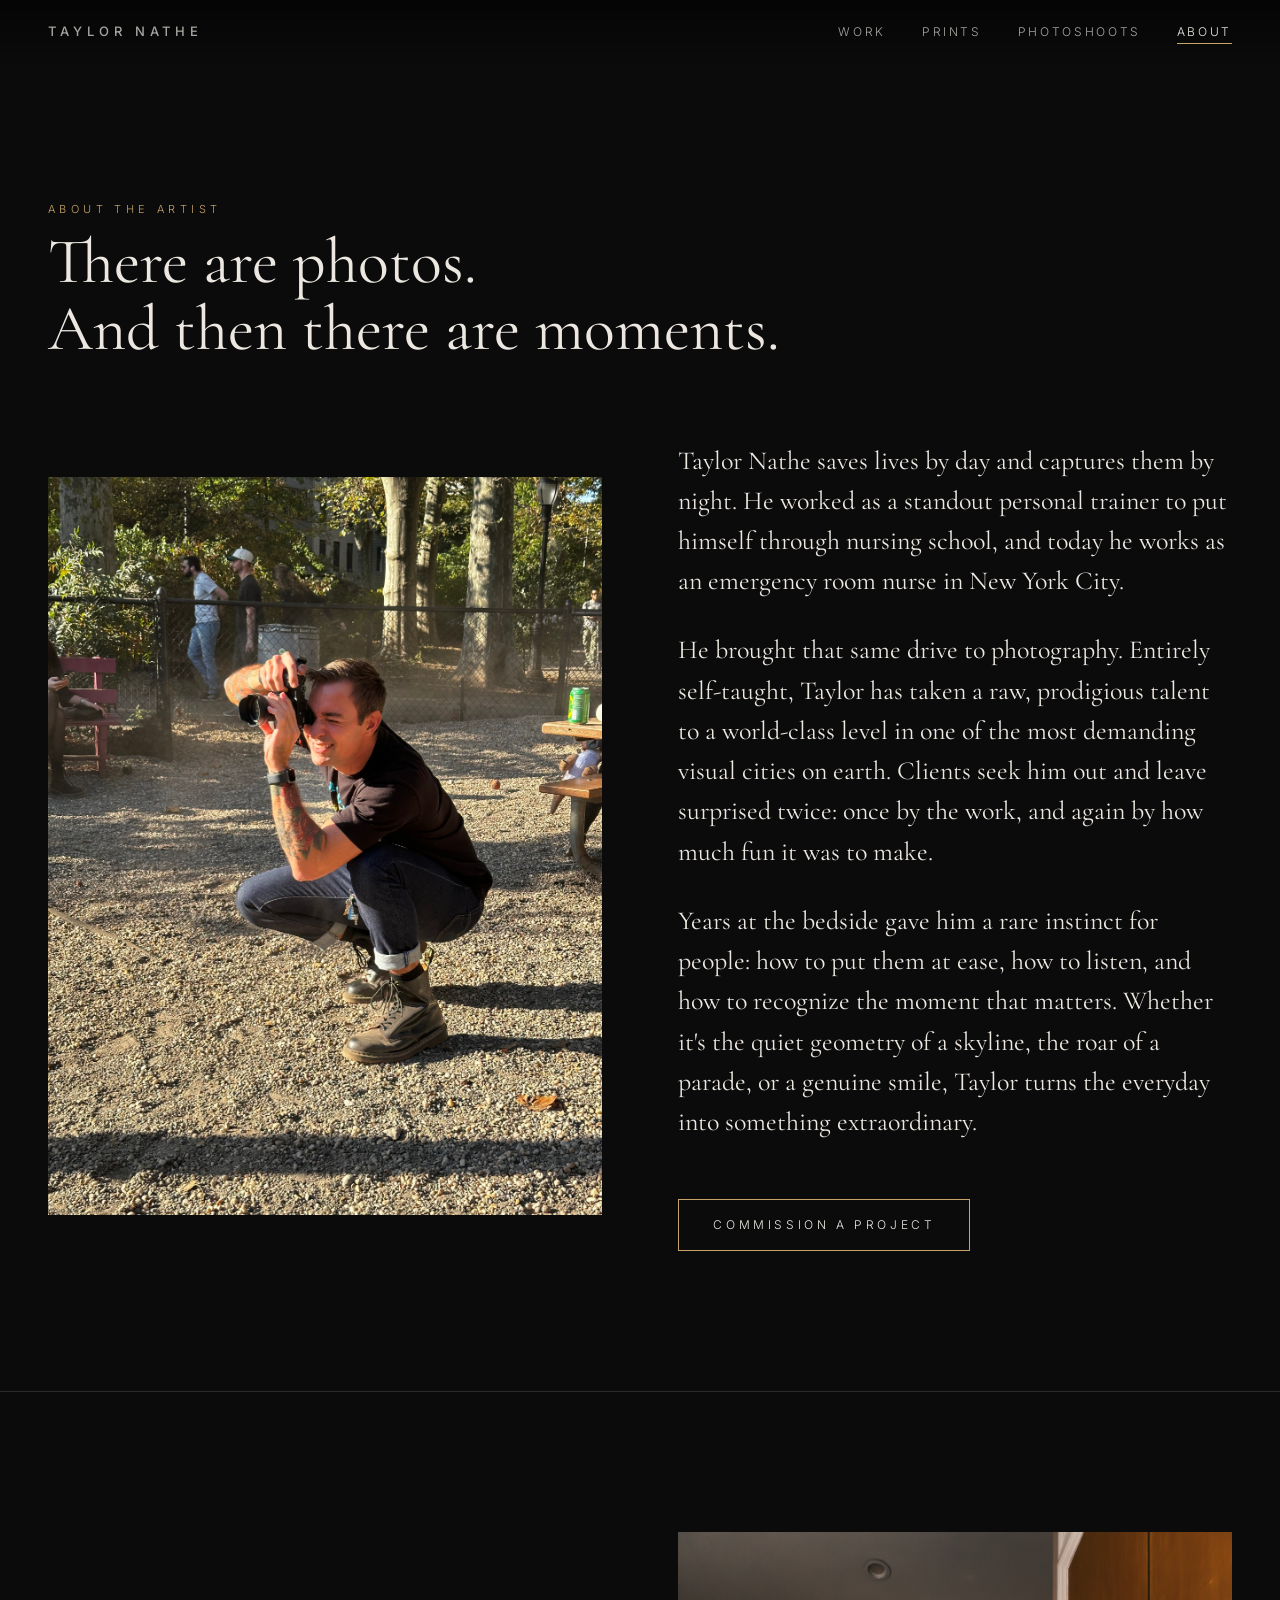
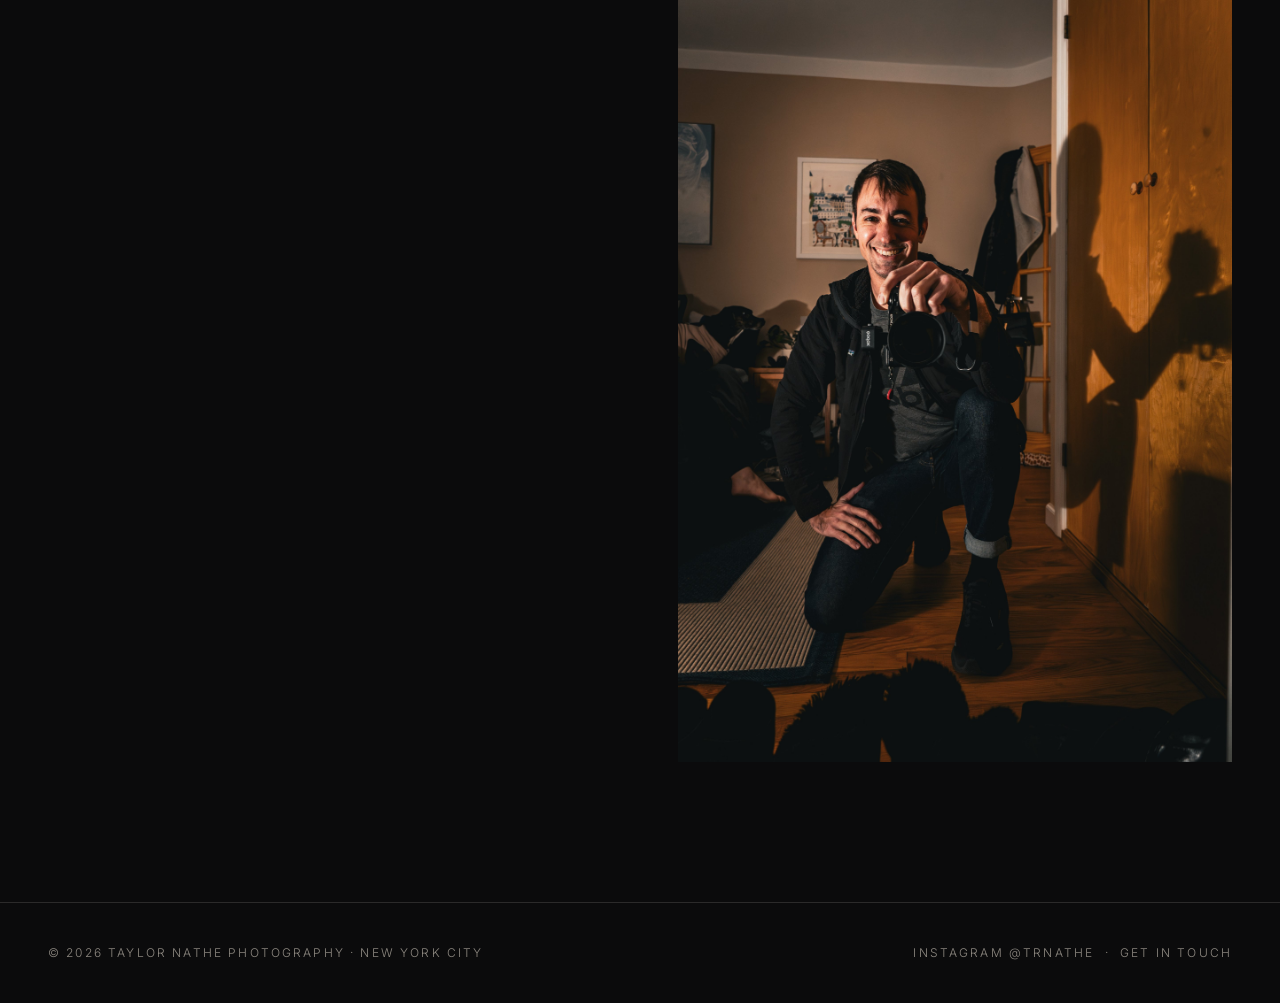
<file: taylor/about.html>
<!doctype html>
<html lang="en">
<head><meta name="robots" content="noindex">
<meta charset="utf-8">
<meta name="viewport" content="width=device-width, initial-scale=1">
<title>About — Taylor Nathe Photography</title>
<meta name="description" content="Taylor Nathe — New York photographer. Fine art prints of the city and the sea, and portrait, brand, and event photography.">
<link rel="preconnect" href="https://fonts.googleapis.com">
<link href="https://fonts.googleapis.com/css2?family=Cormorant+Garamond:ital,wght@0,400;0,500;1,400&family=Inter:wght@300;400;500&display=swap" rel="stylesheet">
<link rel="stylesheet" href="style.css">
</head>
<body>
<nav class="nav">
  <a class="brand" href="index.html">Taylor Nathe</a>
  <ul>
    <li><a href="index.html#work" >Work</a></li>
    <li><a href="prints.html" >Prints</a></li>
    <li><a href="photoshoots.html" >Photoshoots</a></li>
    <li><a href="about.html" class="on">About</a></li>
  </ul>
</nav>
<section class="page-head"><div class="wrap fade-in">
  <div class="eyebrow">About the artist</div>
  <h1 class="h">There are photos.<br>And then there are moments.</h1>
</div></section>
<section class="section" style="padding-top:20px"><div class="wrap split">
  <div class="fade-in"><img src="images/site/our-story-03-Taylor-Nathe.jpg" alt="Taylor Nathe"></div>
  <div class="statement fade-in">
    <p>Taylor Nathe saves lives by day and captures them by night. He worked as a standout personal trainer to put himself through nursing school, and today he works as an emergency room nurse in New York City.</p>
    <p>He brought that same drive to photography. Entirely self-taught, Taylor has taken a raw, prodigious talent to a world-class level in one of the most demanding visual cities on earth. Clients seek him out and leave surprised twice: once by the work, and again by how much fun it was to make.</p>
    <p>Years at the bedside gave him a rare instinct for people: how to put them at ease, how to listen, and how to recognize the moment that matters. Whether it's the quiet geometry of a skyline, the roar of a parade, or a genuine smile, Taylor turns the everyday into something extraordinary.</p>
    <a class="btn" href="https://www.tnathe.com/get-in-touch">Commission a project</a>
  </div>
</div></section>
<section class="section" style="border-top:1px solid var(--line)"><div class="wrap split">
  <div class="fade-in"><div class="eyebrow">Mission</div><h2 class="h">To help people see what they've been walking past.</h2></div>
  <div class="fade-in"><img src="images/site/our-story-01-Taylor-Nathe-2.jpg" alt="Taylor Nathe at work"></div>
</div></section>
<footer><div class="wrap"><span>&copy; 2026 Taylor Nathe Photography &middot; New York City</span><span><a href="https://www.instagram.com/trnathe">Instagram @trnathe</a> &nbsp;&middot;&nbsp; <a href="https://www.tnathe.com/get-in-touch">Get in touch</a></span></div></footer>
<script src="photos.js"></script>
<script src="app.js"></script>
</body>
</html>
</file>
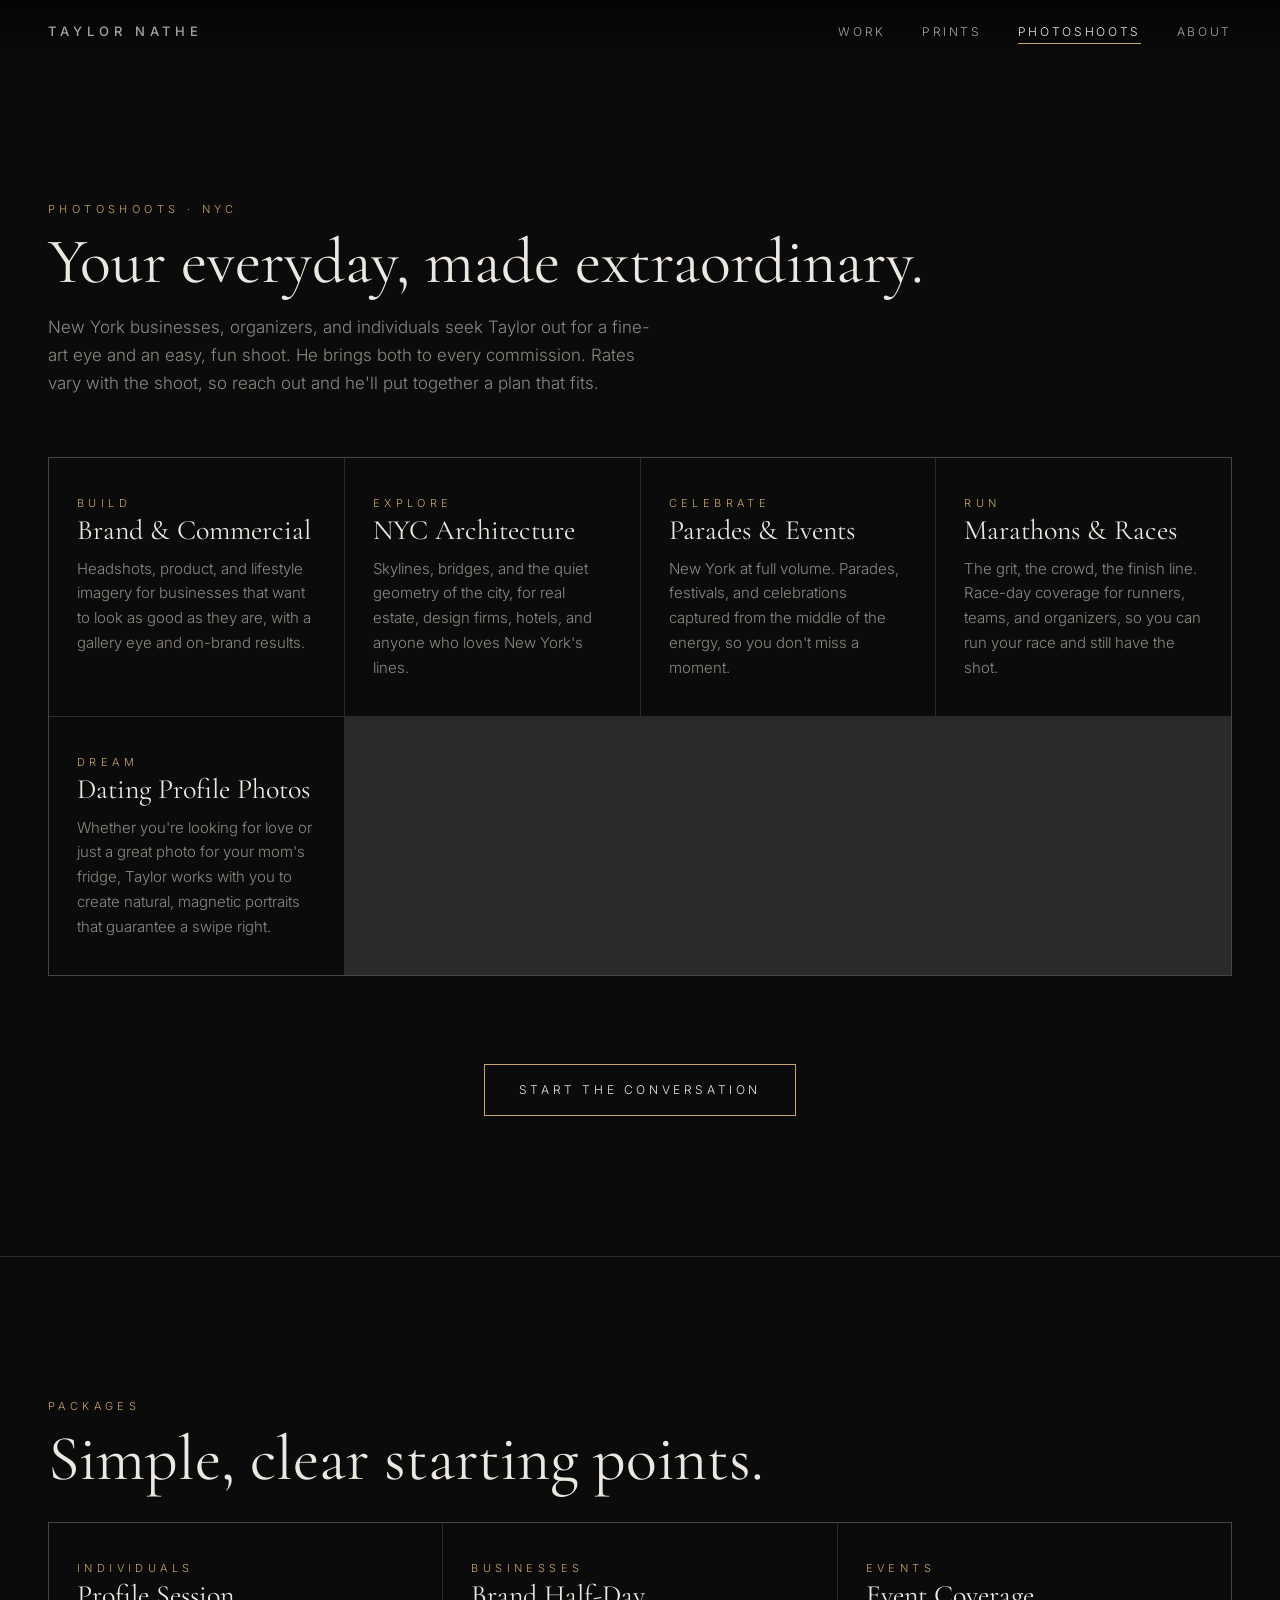
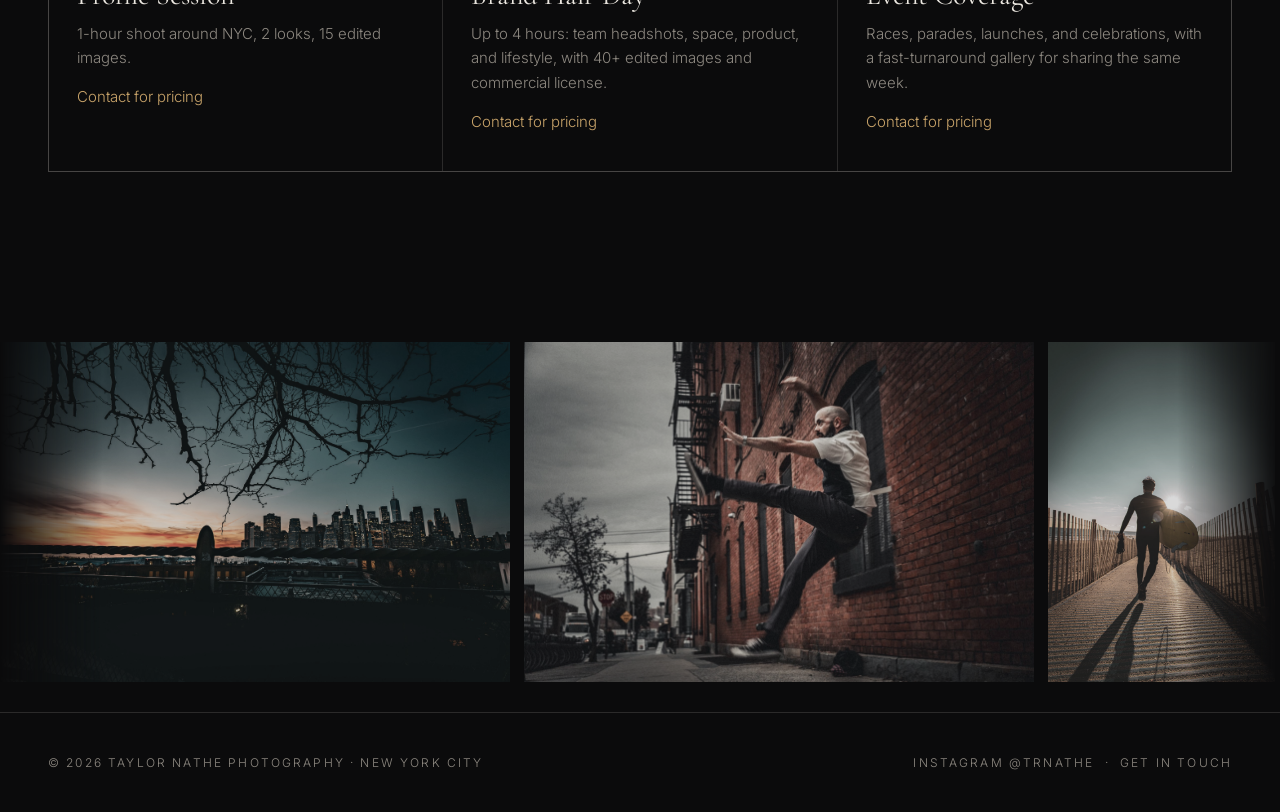
<file: taylor/photoshoots.html>
<!doctype html>
<html lang="en">
<head><meta name="robots" content="noindex">
<meta charset="utf-8">
<meta name="viewport" content="width=device-width, initial-scale=1">
<title>Photoshoots — Taylor Nathe Photography</title>
<meta name="description" content="Taylor Nathe — New York photographer. Fine art prints of the city and the sea, and portrait, brand, and event photography.">
<link rel="preconnect" href="https://fonts.googleapis.com">
<link href="https://fonts.googleapis.com/css2?family=Cormorant+Garamond:ital,wght@0,400;0,500;1,400&family=Inter:wght@300;400;500&display=swap" rel="stylesheet">
<link rel="stylesheet" href="style.css">
</head>
<body>
<nav class="nav">
  <a class="brand" href="index.html">Taylor Nathe</a>
  <ul>
    <li><a href="index.html#work" >Work</a></li>
    <li><a href="prints.html" >Prints</a></li>
    <li><a href="photoshoots.html" class="on">Photoshoots</a></li>
    <li><a href="about.html" >About</a></li>
  </ul>
</nav>
<section class="page-head"><div class="wrap fade-in">
  <div class="eyebrow">Photoshoots &middot; NYC</div>
  <h1 class="h">Your everyday, made extraordinary.</h1>
  <p class="lede">New York businesses, organizers, and individuals seek Taylor out for a fine-art eye and an easy, fun shoot. He brings both to every commission. Rates vary with the shoot, so reach out and he'll put together a plan that fits.</p>
</div></section>
<section class="section" style="padding-top:20px"><div class="wrap">
  <div class="services fade-in">
    <div class="service"><div class="eyebrow">Build</div><h3>Brand &amp; Commercial</h3><p>Headshots, product, and lifestyle imagery for businesses that want to look as good as they are, with a gallery eye and on-brand results.</p></div>
    <div class="service"><div class="eyebrow">Explore</div><h3>NYC Architecture</h3><p>Skylines, bridges, and the quiet geometry of the city, for real estate, design firms, hotels, and anyone who loves New York's lines.</p></div>
    <div class="service"><div class="eyebrow">Celebrate</div><h3>Parades &amp; Events</h3><p>New York at full volume. Parades, festivals, and celebrations captured from the middle of the energy, so you don't miss a moment.</p></div>
    <div class="service"><div class="eyebrow">Run</div><h3>Marathons &amp; Races</h3><p>The grit, the crowd, the finish line. Race-day coverage for runners, teams, and organizers, so you can run your race and still have the shot.</p></div>
    <div class="service"><div class="eyebrow">Dream</div><h3>Dating Profile Photos</h3><p>Whether you're looking for love or just a great photo for your mom's fridge, Taylor works with you to create natural, magnetic portraits that guarantee a swipe right.</p></div>
  </div>
  <div class="fade-in" style="text-align:center;margin-top:60px"><a class="btn" href="https://www.tnathe.com/get-in-touch">Start the conversation</a></div>
</div></section>

<section class="section" style="border-top:1px solid var(--line)"><div class="wrap">
  <div class="fade-in"><div class="eyebrow">Packages</div><h2 class="h">Simple, clear starting points.</h2></div>
  <div class="services fade-in" style="margin-top:30px">
    <!-- TODO: real package names and prices from Taylor -->
    <div class="service"><div class="eyebrow">Individuals</div><h3>Profile Session</h3><p>1-hour shoot around NYC, 2 looks, 15 edited images.</p><p style="color:var(--accent);margin-top:14px">Contact for pricing</p></div>
    <div class="service"><div class="eyebrow">Businesses</div><h3>Brand Half-Day</h3><p>Up to 4 hours: team headshots, space, product, and lifestyle, with 40+ edited images and commercial license.</p><p style="color:var(--accent);margin-top:14px">Contact for pricing</p></div>
    <div class="service"><div class="eyebrow">Events</div><h3>Event Coverage</h3><p>Races, parades, launches, and celebrations, with a fast-turnaround gallery for sharing the same week.</p><p style="color:var(--accent);margin-top:14px">Contact for pricing</p></div>
  </div>
</div></section>

<!-- Kind words section hidden until there are real client quotes (see .backup-2026-10-23).
<section class="section" style="border-top:1px solid var(--line)"><div class="wrap">
  <div class="fade-in"><div class="eyebrow">Kind words</div><h2 class="h">What it's like to work with Taylor.</h2></div>
   TODO: replace with real client quotes + names 
  <div class="services fade-in" style="margin-top:30px">
    <div class="service"><p class="statement" style="font:italic 400 22px/1.5 var(--serif);color:var(--ink)">&ldquo;Client quote goes here.&rdquo;</p><p style="margin-top:12px">Client name, company</p></div>
    <div class="service"><p class="statement" style="font:italic 400 22px/1.5 var(--serif);color:var(--ink)">&ldquo;Client quote goes here.&rdquo;</p><p style="margin-top:12px">Client name, company</p></div>
    <div class="service"><p class="statement" style="font:italic 400 22px/1.5 var(--serif);color:var(--ink)">&ldquo;Client quote goes here.&rdquo;</p><p style="margin-top:12px">Client name, company</p></div>
  </div>
</div></section>
-->
<div class="reel"><div class="reel-track"></div></div>
<footer><div class="wrap"><span>&copy; 2026 Taylor Nathe Photography &middot; New York City</span><span><a href="https://www.instagram.com/trnathe">Instagram @trnathe</a> &nbsp;&middot;&nbsp; <a href="https://www.tnathe.com/get-in-touch">Get in touch</a></span></div></footer>
<script src="photos.js"></script>
<script src="app.js"></script>
</body>
</html>
</file>
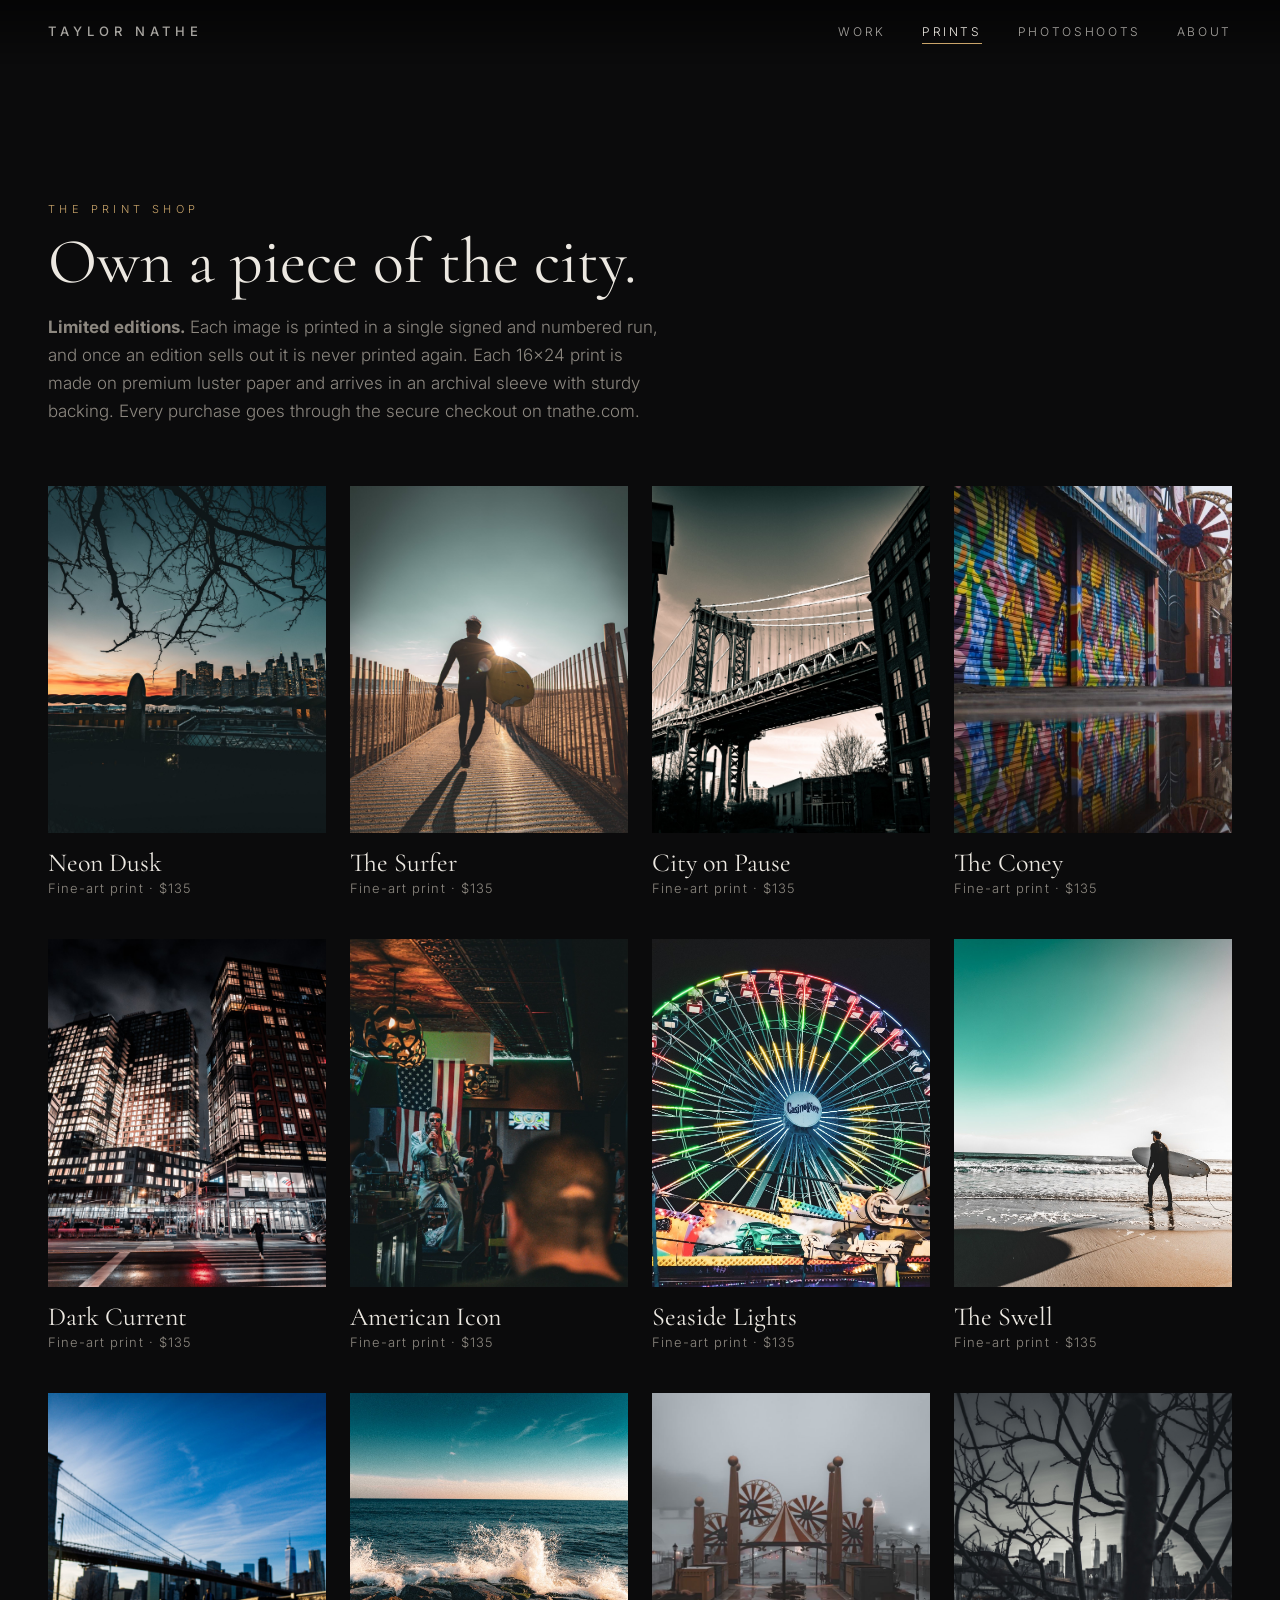
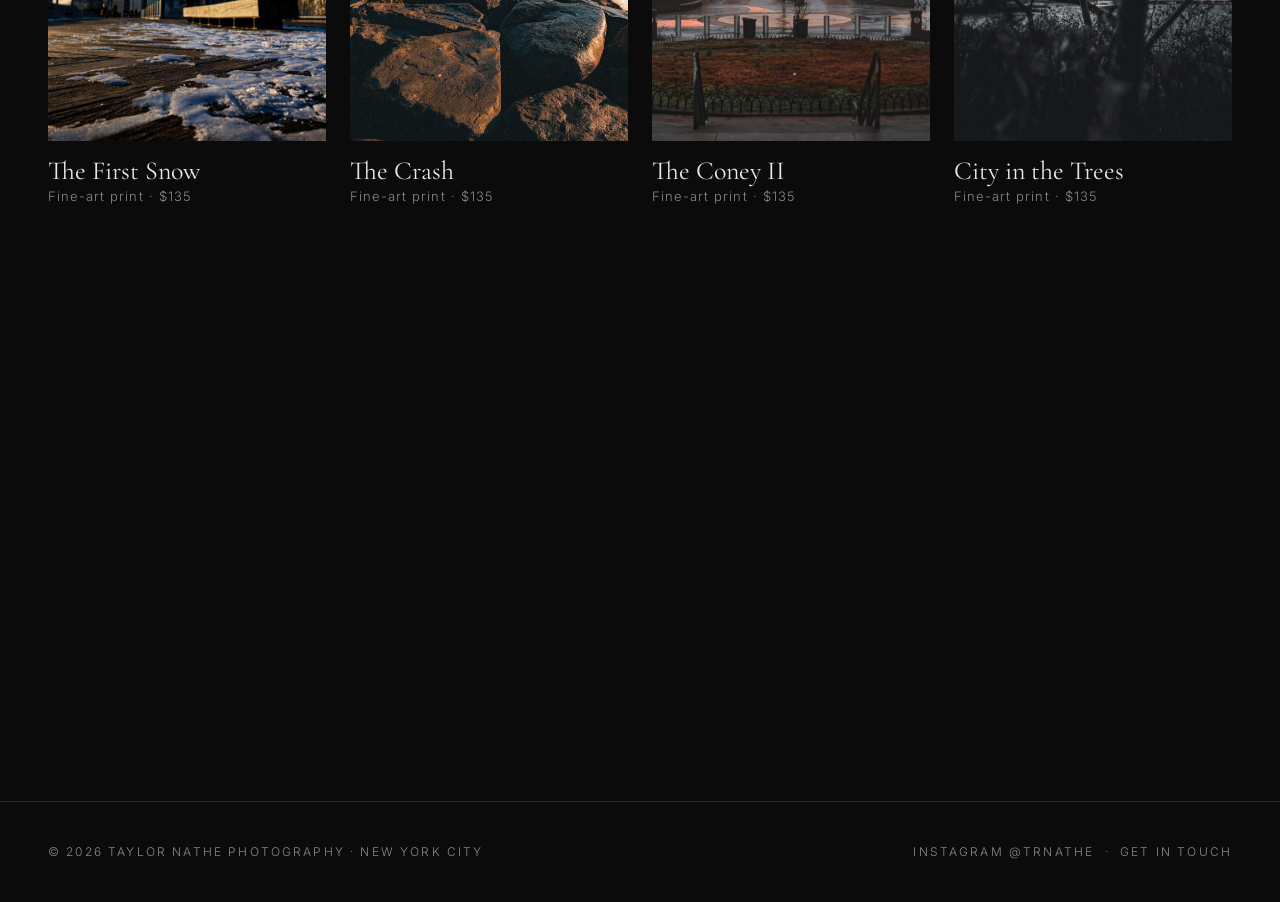
<file: taylor/prints.html>
<!doctype html>
<html lang="en">
<head><meta name="robots" content="noindex">
<meta charset="utf-8">
<meta name="viewport" content="width=device-width, initial-scale=1">
<title>Prints — Taylor Nathe Photography</title>
<meta name="description" content="Taylor Nathe — New York photographer. Fine art prints of the city and the sea, and portrait, brand, and event photography.">
<link rel="preconnect" href="https://fonts.googleapis.com">
<link href="https://fonts.googleapis.com/css2?family=Cormorant+Garamond:ital,wght@0,400;0,500;1,400&family=Inter:wght@300;400;500&display=swap" rel="stylesheet">
<link rel="stylesheet" href="style.css">
</head>
<body>
<nav class="nav">
  <a class="brand" href="index.html">Taylor Nathe</a>
  <ul>
    <li><a href="index.html#work" >Work</a></li>
    <li><a href="prints.html" class="on">Prints</a></li>
    <li><a href="photoshoots.html" >Photoshoots</a></li>
    <li><a href="about.html" >About</a></li>
  </ul>
</nav>
<section class="page-head"><div class="wrap fade-in">
  <div class="eyebrow">The Print Shop</div>
  <h1 class="h">Own a piece of the city.</h1>
  <p class="lede"><strong>Limited editions.</strong> Each image is printed in a single signed and numbered run, and once an edition sells out it is never printed again. Each 16&times;24 print is made on premium luster paper and arrives in an archival sleeve with sturdy backing. Every purchase goes through the secure checkout on tnathe.com.</p>
</div></section>
<section class="section" style="padding-top:20px"><div class="wrap"><div class="prints"></div></div></section>
<footer><div class="wrap"><span>&copy; 2026 Taylor Nathe Photography &middot; New York City</span><span><a href="https://www.instagram.com/trnathe">Instagram @trnathe</a> &nbsp;&middot;&nbsp; <a href="https://www.tnathe.com/get-in-touch">Get in touch</a></span></div></footer>
<script src="photos.js"></script>
<script src="app.js"></script>
</body>
</html>
</file>
<file: taylor/style.css>
:root {
  --bg: #0b0b0c;
  --ink: #ece8e1;
  --muted: #8d8880;
  --line: rgba(236, 232, 225, 0.14);
  --accent: #c9a46a;
  --serif: "Cormorant Garamond", Georgia, serif;
  --sans: "Inter", system-ui, sans-serif;
}
* { box-sizing: border-box; margin: 0; padding: 0; }
html { scroll-behavior: smooth; }
body { background: var(--bg); color: var(--ink); font: 300 16px/1.65 var(--sans); -webkit-font-smoothing: antialiased; }
a { color: inherit; text-decoration: none; }
img { display: block; max-width: 100%; }

/* ---------- Nav ---------- */
.nav { position: fixed; inset: 0 0 auto; z-index: 20; display: flex; justify-content: space-between; align-items: center;
  padding: 22px clamp(16px, 4vw, 48px); background: linear-gradient(rgba(0,0,0,.55), transparent); }
.brand { font: 500 13px/1 var(--sans); letter-spacing: .38em; text-transform: uppercase; }
.nav ul { display: flex; gap: clamp(14px, 3vw, 36px); list-style: none; font-size: 12px; letter-spacing: .22em; text-transform: uppercase; }
.nav a { opacity: .7; transition: opacity .3s; }
.nav a:hover, .nav a.on { opacity: 1; }
.nav a.on { border-bottom: 1px solid var(--accent); padding-bottom: 4px; }
@media (max-width: 640px) { .nav { flex-direction: column; gap: 12px; } .nav ul { gap: 14px; font-size: 11px; letter-spacing: .14em; } }

/* ---------- Hero carousel ---------- */
.stage { position: relative; height: 100vh; height: 100svh; overflow: hidden; background: #000; }
.slide { position: absolute; inset: 0; opacity: 0; transition: opacity 1.6s ease; }
.slide.on { opacity: 1; z-index: 1; }
.slide .bgblur { position: absolute; inset: -40px; background-size: cover; background-position: center; filter: blur(40px) brightness(.35) saturate(1.2); }
.slide img { position: absolute; inset: 0; width: 100%; height: 100%; object-fit: contain; transform: scale(1.06); transition: transform 9s ease-out; }
.slide.on img { transform: scale(1); }
.stage::after { content: ""; position: absolute; inset: 0; z-index: 2; pointer-events: none;
  background: radial-gradient(ellipse at center, transparent 55%, rgba(0,0,0,.55)), linear-gradient(transparent 70%, rgba(0,0,0,.75)); }
.caption { position: absolute; z-index: 3; left: clamp(16px, 4vw, 48px); bottom: clamp(70px, 12vh, 120px); max-width: 80vw; }
.caption .set { font-size: 11px; letter-spacing: .4em; text-transform: uppercase; color: var(--accent); }
.caption h2 { font: 400 clamp(38px, 7vw, 92px)/1 var(--serif); margin: 8px 0 14px; }
.caption a { font-size: 12px; letter-spacing: .25em; text-transform: uppercase; border-bottom: 1px solid var(--line); padding-bottom: 3px; }
.caption a:hover { border-color: var(--accent); }
.caption > * { transition: opacity .6s, transform .6s; }
.caption.swap > * { opacity: 0; transform: translateY(10px); }
.controls { position: absolute; z-index: 3; right: clamp(16px, 4vw, 48px); bottom: clamp(70px, 12vh, 120px); display: flex; align-items: center; gap: 18px; font-size: 12px; letter-spacing: .2em; }
.controls button { background: none; border: 1px solid var(--line); color: var(--ink); width: 46px; height: 46px; border-radius: 50%; cursor: pointer; font-size: 16px; transition: border-color .3s, background .3s; }
.controls button:hover { border-color: var(--accent); background: rgba(201,164,106,.08); }
.progress { position: absolute; z-index: 3; left: 0; bottom: 0; height: 2px; background: var(--accent); width: 0; }
.progress.run { width: 100%; transition: width linear; }
.strip { position: absolute; z-index: 3; left: 0; right: 0; bottom: 14px; display: flex; gap: 6px; justify-content: center; padding: 0 16px; }
.strip button { flex: 0 1 34px; height: 3px; border: 0; background: rgba(236,232,225,.25); cursor: pointer; transition: background .3s; }
.strip button.on { background: var(--ink); }
@media (max-width: 640px) { .controls { bottom: 34px; } .caption { bottom: 110px; } }

/* ---------- Sections ---------- */
.wrap { max-width: 1320px; margin: 0 auto; padding: 0 clamp(16px, 4vw, 48px); }
.section { padding: clamp(72px, 12vw, 140px) 0; }
.eyebrow { font-size: 11px; letter-spacing: .4em; text-transform: uppercase; color: var(--accent); }
.h { font: 400 clamp(34px, 5vw, 64px)/1.05 var(--serif); margin: 10px 0 18px; }
.lede { color: var(--muted); max-width: 620px; font-size: 17px; }
.page-head { padding: clamp(130px, 18vw, 200px) 0 40px; }

/* Film reel: horizontal drifting row */
.reel { overflow: hidden; padding: 30px 0; mask-image: linear-gradient(90deg, transparent, #000 8%, #000 92%, transparent); }
.reel-track { display: flex; gap: 14px; width: max-content; animation: drift 120s linear infinite; }
.reel:hover .reel-track { animation-play-state: paused; }
.reel img { height: clamp(180px, 28vw, 340px); width: auto; cursor: zoom-in; filter: grayscale(.35) brightness(.85); transition: filter .5s; }
.reel img:hover { filter: none; }
@keyframes drift { to { transform: translateX(-50%); } }
@media (prefers-reduced-motion: reduce) { .reel-track { animation: none; } .slide img { transition: none; } }

/* Masonry grid */
.filters { display: flex; flex-wrap: wrap; gap: 10px; margin: 30px 0; }
.filters button { background: none; border: 1px solid var(--line); color: var(--muted); padding: 8px 18px; font: inherit; font-size: 11px; letter-spacing: .25em; text-transform: uppercase; cursor: pointer; border-radius: 40px; transition: .3s; }
.filters button.on, .filters button:hover { color: var(--ink); border-color: var(--accent); }
.masonry { columns: 3 320px; column-gap: 14px; }
.tile { break-inside: avoid; margin-bottom: 14px; position: relative; overflow: hidden; cursor: zoom-in; }
.tile img { width: 100%; transition: transform 1.2s cubic-bezier(.2,.7,.2,1), filter .6s; filter: brightness(.9); }
.tile:hover img { transform: scale(1.04); filter: brightness(1); }
.tile span { position: absolute; left: 14px; bottom: 12px; font: 400 22px var(--serif); opacity: 0; transform: translateY(8px); transition: .5s; text-shadow: 0 2px 12px rgba(0,0,0,.6); }
.tile:hover span { opacity: 1; transform: none; }
.tile.hide { display: none; }
.fade-in { opacity: 0; transform: translateY(24px); transition: opacity 1s, transform 1s; }
.fade-in.seen { opacity: 1; transform: none; }

/* Lightbox */
.lb { position: fixed; inset: 0; z-index: 50; background: rgba(5,5,6,.97); display: none; align-items: center; justify-content: center; }
.lb.open { display: flex; }
.lb img { max-width: 92vw; max-height: 84vh; object-fit: contain; box-shadow: 0 30px 80px rgba(0,0,0,.6); }
.lb .lb-cap { position: absolute; bottom: 22px; left: 0; right: 0; text-align: center; font: 400 22px var(--serif); }
.lb .lb-cap a { display: inline-block; margin-left: 14px; font: 300 11px var(--sans); letter-spacing: .25em; text-transform: uppercase; color: var(--accent); }
.lb button { position: absolute; background: none; border: 0; color: var(--ink); font-size: 30px; cursor: pointer; padding: 18px; opacity: .7; }
.lb button:hover { opacity: 1; }
.lb .x { top: 10px; right: 10px; } .lb .p { left: 4px; } .lb .n { right: 4px; }

/* Prints */
.prints { display: grid; grid-template-columns: repeat(auto-fill, minmax(260px, 1fr)); gap: 40px 24px; }
.print { display: block; }
.print .frame { aspect-ratio: 4/5; overflow: hidden; background: #141415; }
.print img { width: 100%; height: 100%; object-fit: cover; transition: transform 1.2s cubic-bezier(.2,.7,.2,1); }
.print:hover img { transform: scale(1.05); }
.print h3 { font: 400 26px var(--serif); margin-top: 14px; }
.print p { color: var(--muted); font-size: 13px; letter-spacing: .08em; }

/* Services + about */
.services { display: grid; grid-template-columns: repeat(auto-fit, minmax(240px, 1fr)); gap: 1px; background: var(--line); border: 1px solid var(--line); }
.service { background: var(--bg); padding: 36px 28px; }
.service h3 { font: 400 28px var(--serif); margin-bottom: 10px; }
.service p { color: var(--muted); font-size: 15px; }
.split { display: grid; grid-template-columns: 1fr 1fr; gap: clamp(30px, 6vw, 90px); align-items: center; }
@media (max-width: 800px) { .split { grid-template-columns: 1fr; } }
.statement p { font: 400 clamp(20px, 2.2vw, 26px)/1.55 var(--serif); color: var(--ink); margin-bottom: 1.1em; }
.btn { display: inline-block; margin-top: 28px; padding: 15px 34px; border: 1px solid var(--accent); color: var(--ink); font-size: 12px; letter-spacing: .3em; text-transform: uppercase; transition: background .3s, color .3s; }
.btn:hover { background: var(--accent); color: #111; }

footer { border-top: 1px solid var(--line); padding: 40px 0; color: var(--muted); font-size: 12px; letter-spacing: .18em; text-transform: uppercase; }
footer .wrap { display: flex; flex-wrap: wrap; justify-content: space-between; gap: 14px; }
</file>
